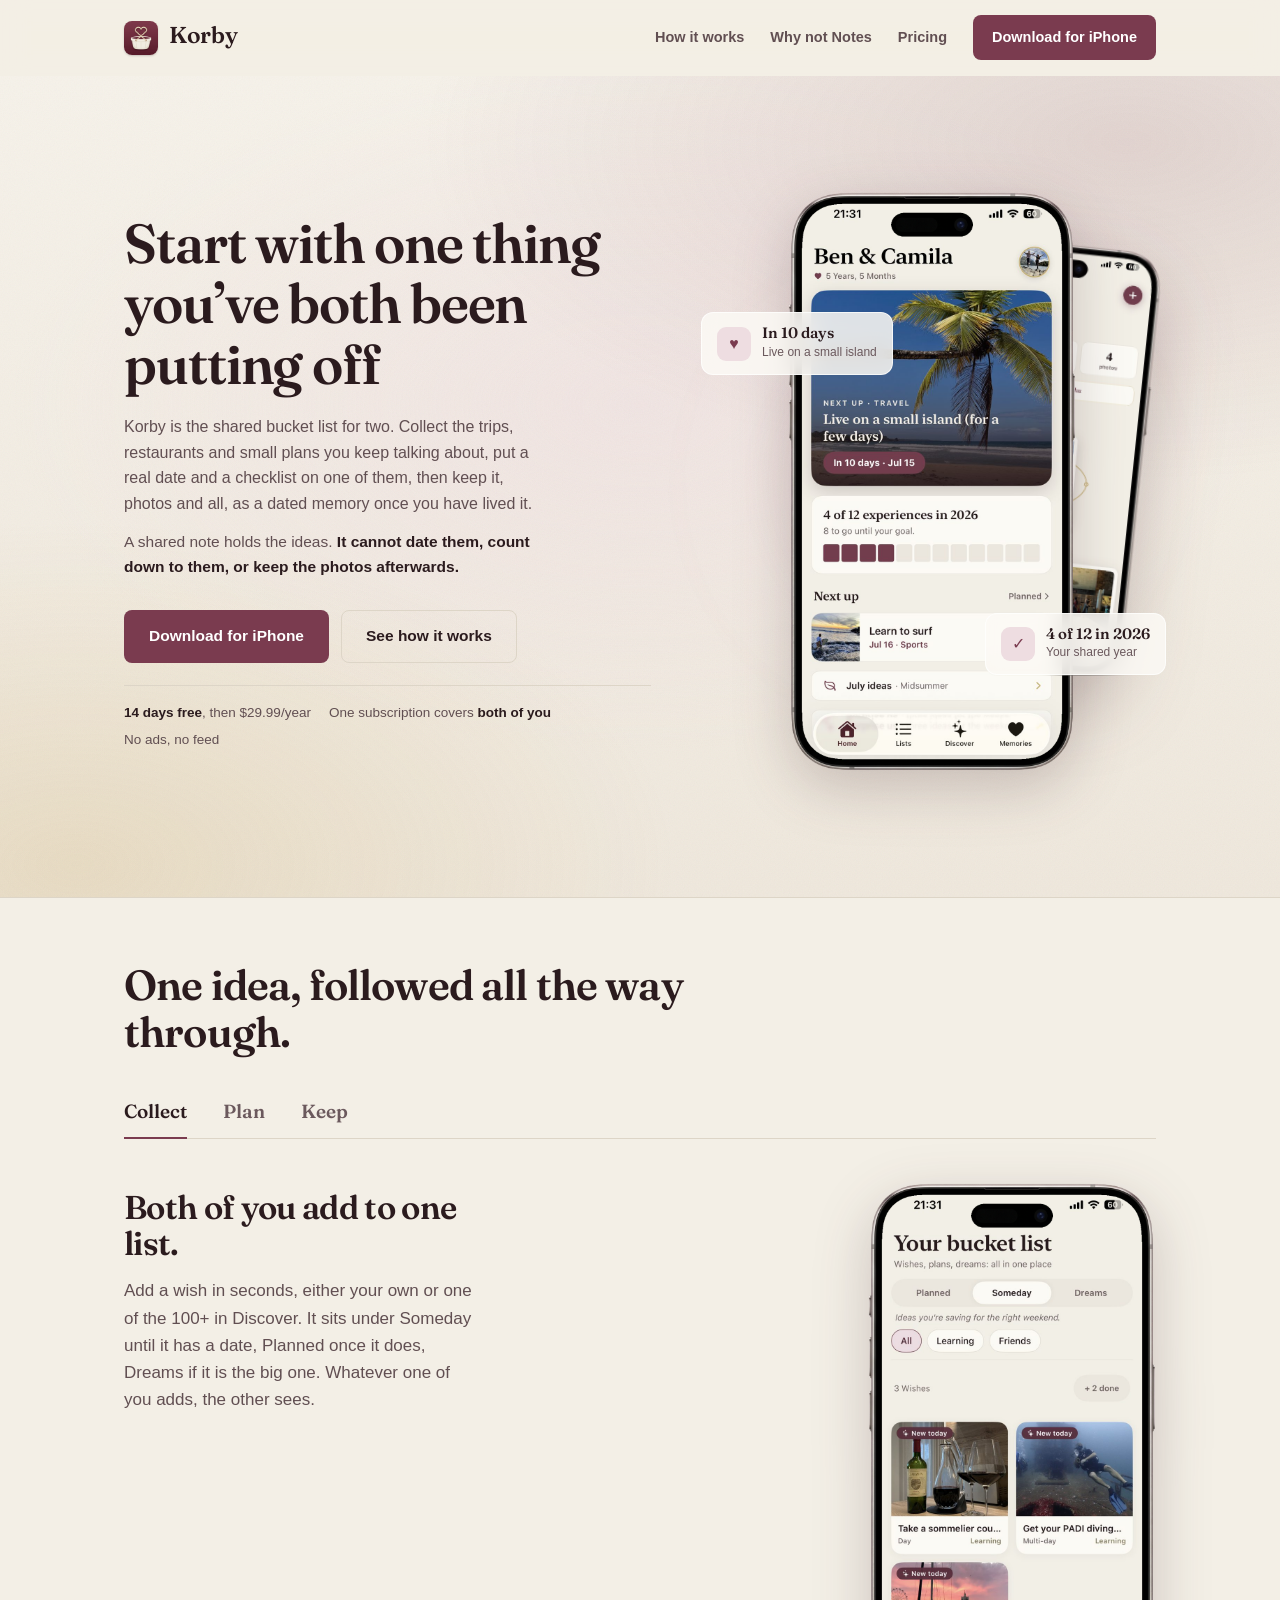
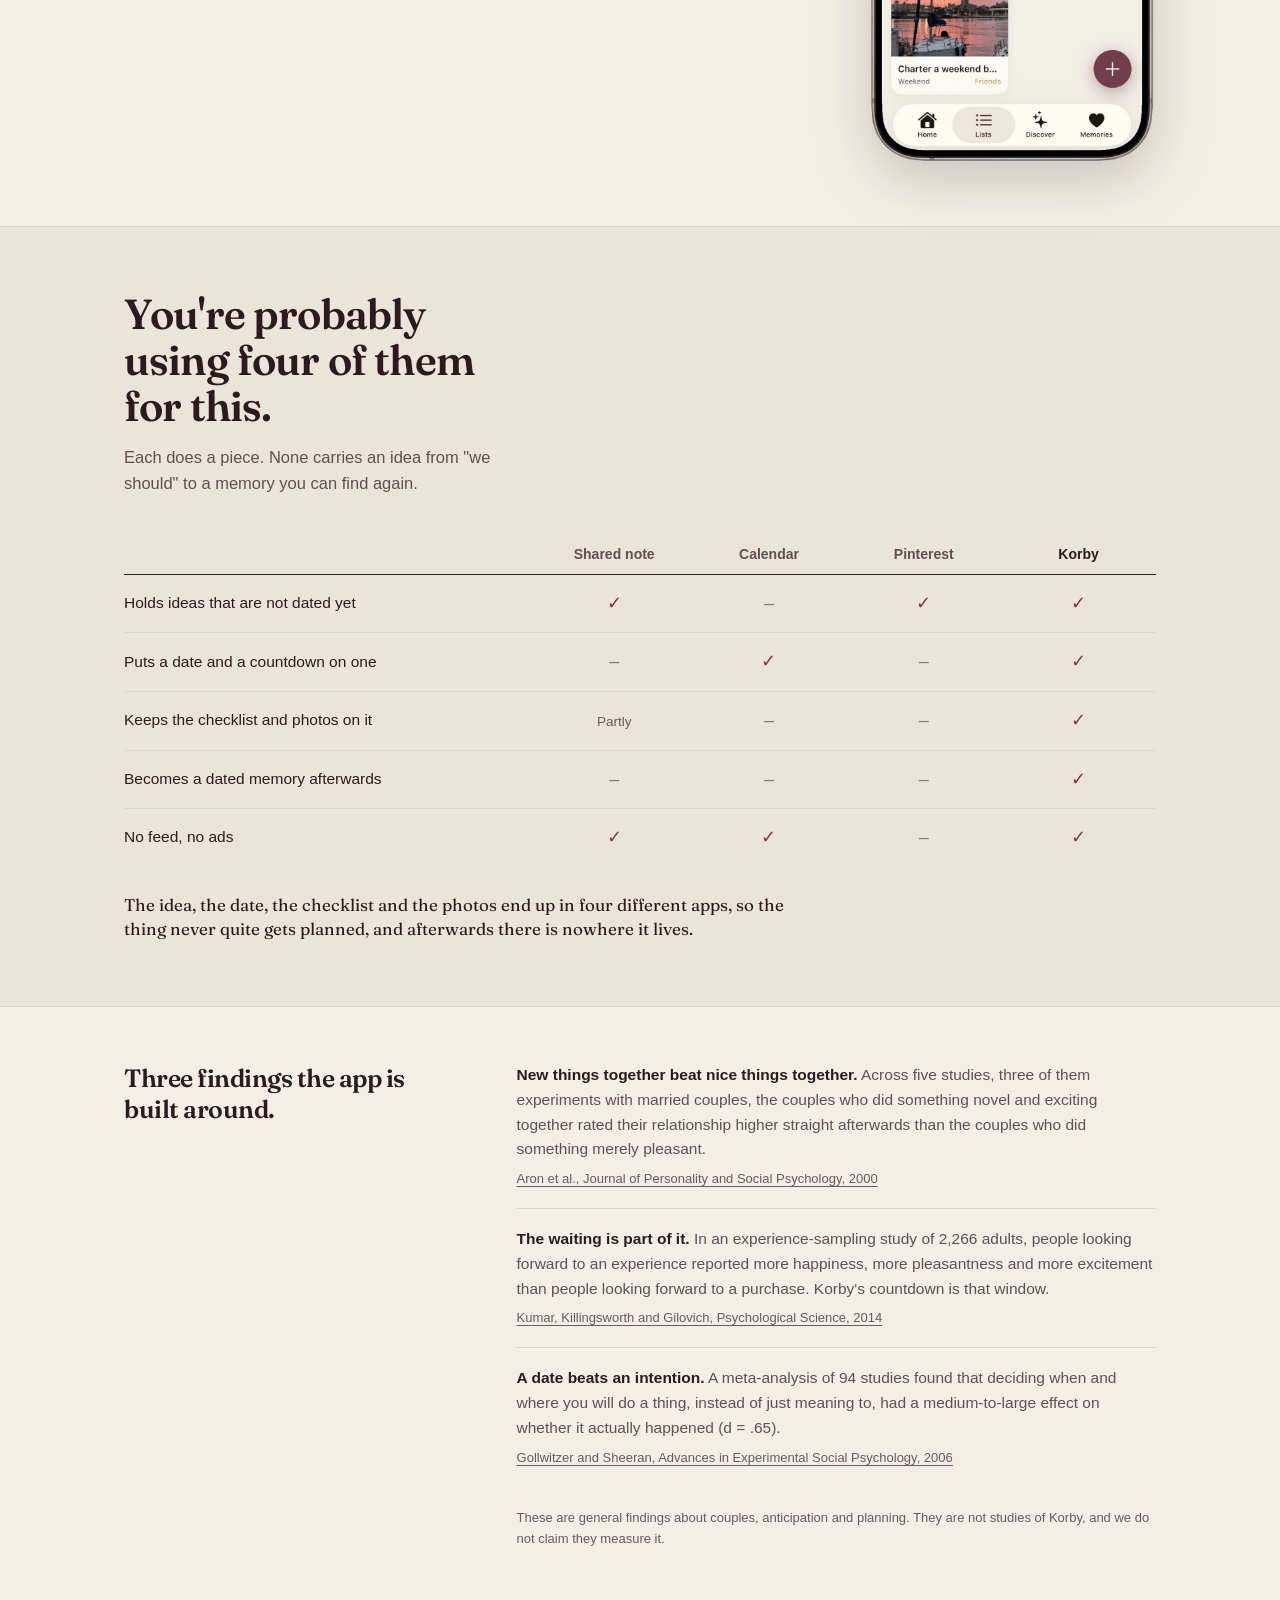
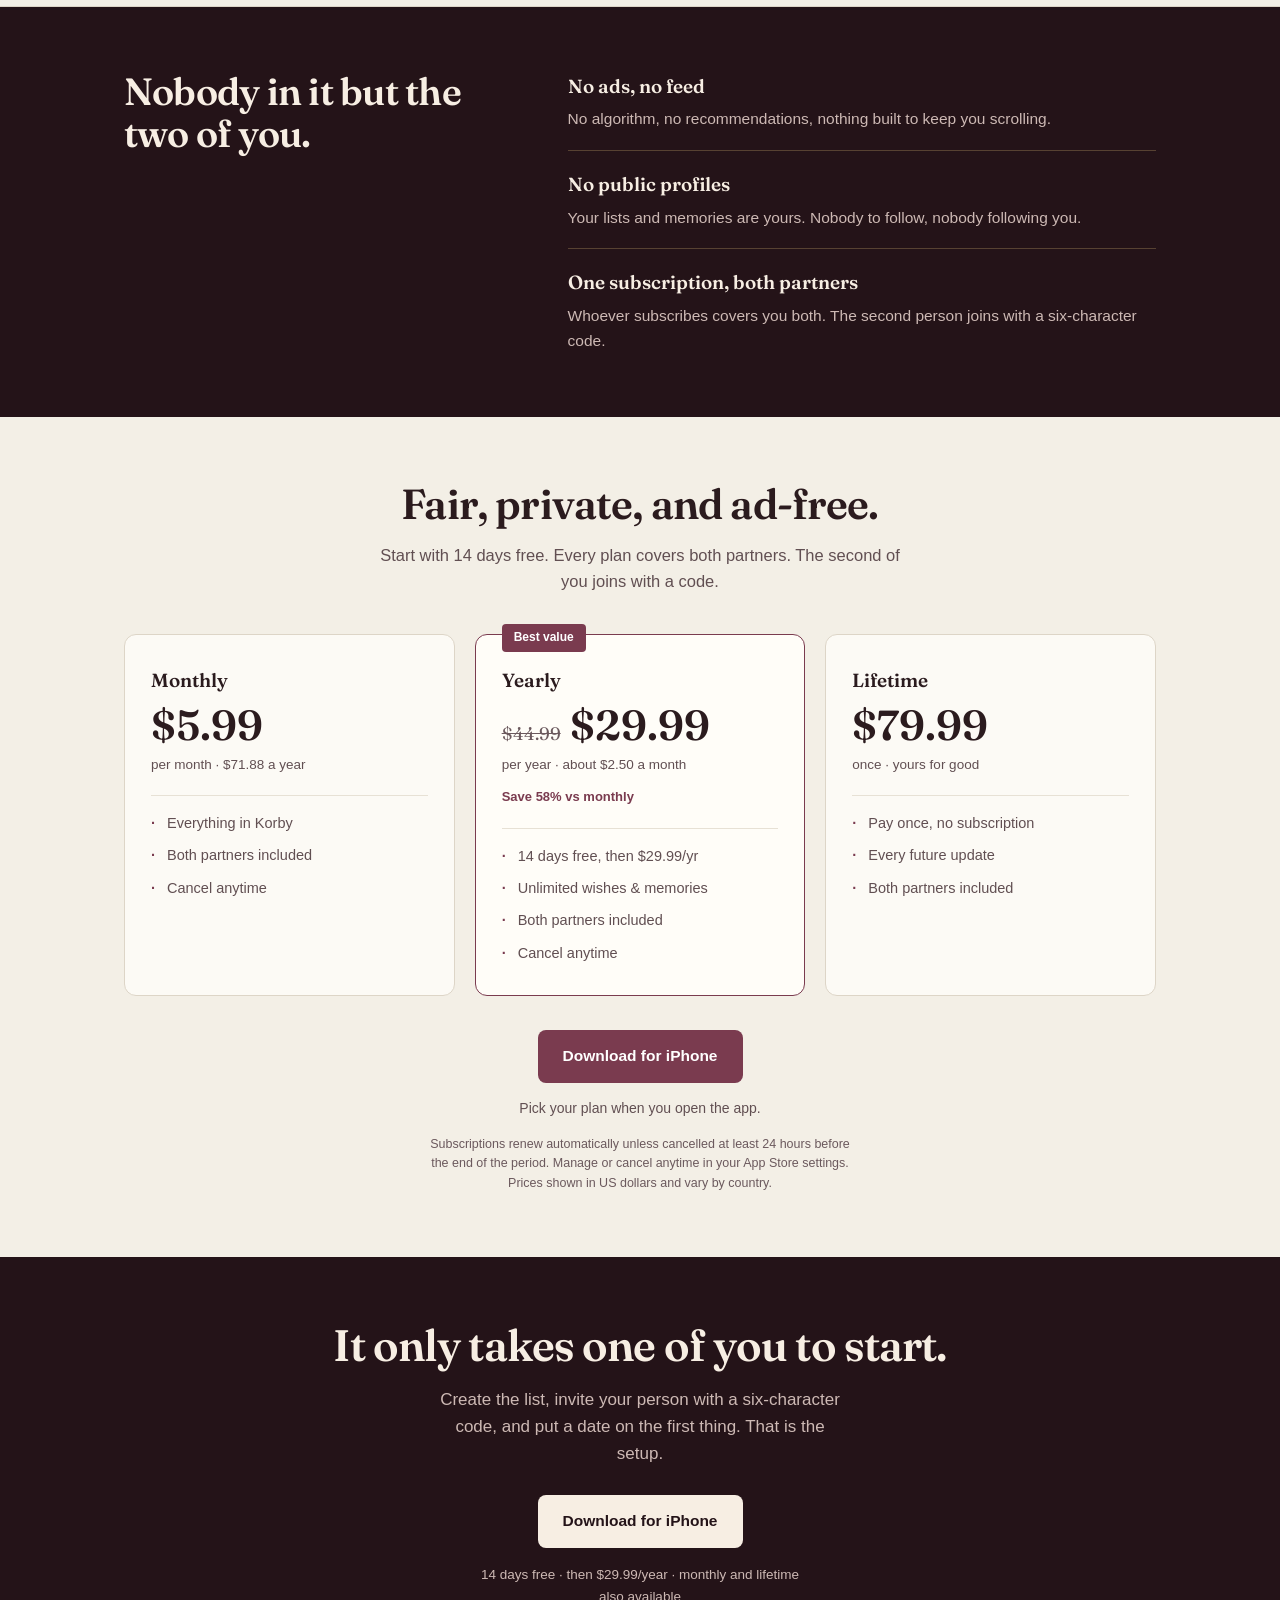
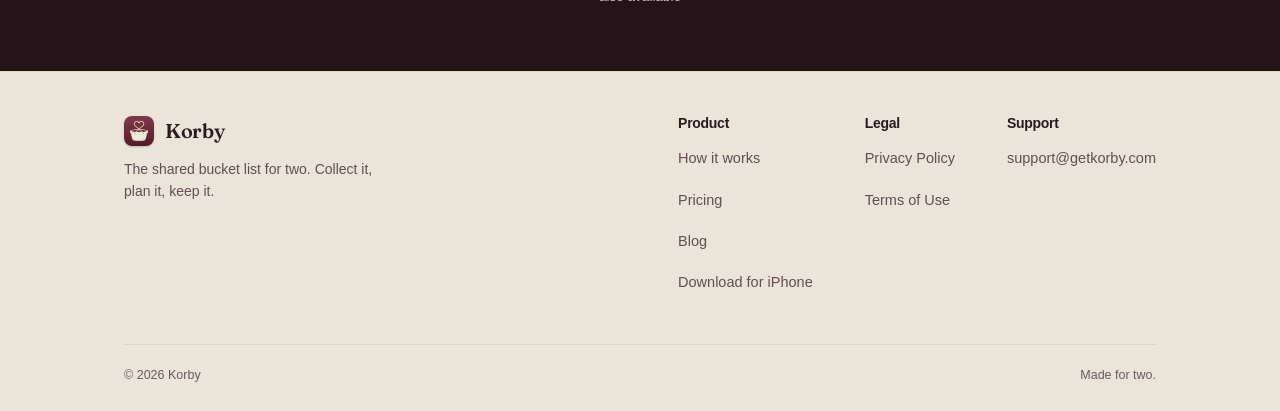
<file: index.html>
<!doctype html>
<html lang="en">
<head>
<meta charset="utf-8"/>
<meta name="viewport" content="width=device-width, initial-scale=1"/>
<title>Korby: The Shared Bucket List for Two</title>
<meta name="description" content="Korby is a private iPhone app for couples. Collect the things you both want to do, give one a date and a checklist, then keep it as a dated memory. Two phones, one list, no feed."/>
<meta property="og:title" content="Korby: The Shared Bucket List for Two"/>
<meta property="og:description" content="Start with one thing you've both been putting off. Korby is the shared bucket list for two: collect it, put a date on it, keep it as a memory."/>
<meta property="og:type" content="website"/>
<meta property="og:url" content="https://getkorby.com/"/>
<meta property="og:image" content="https://getkorby.com/korby-screens-overview.jpg"/>
<meta name="theme-color" content="#241318"/>
<link rel="canonical" href="https://getkorby.com/">
<link rel="icon" href="/favicon.ico" sizes="any">
<link rel="apple-touch-icon" href="/korby-icon-180.png">
<link rel="preconnect" href="https://fonts.googleapis.com">
<link rel="preconnect" href="https://fonts.gstatic.com" crossorigin>
<link href="https://fonts.googleapis.com/css2?family=Fraunces:opsz,wght@9..144,400;9..144,500;9..144,600;9..144,700&display=swap" rel="stylesheet">
<style>
  :root{
    --ivory:#F3EFE6; --oat:#EBE4D9; --surface:#FCFAF5;
    --ink:#2B1B1E; --inkSoft:#614F52; --inkFaint:#6B595D;
    --line:#DDD5C7; --lineSoft:#E7E1D5;
    --wine:#7A3B4F; --wineDeep:#5E2C3C; --roseWash:#EEDDE1;
    --espresso:#241318; --cream:#F7EEE3; --creamSoft:#CDB9B4;
    --gold:#B98F3E; --goldOnDark:#D9B978;
    --serif:'Fraunces',Georgia,'Times New Roman',serif;
    --sans:-apple-system,BlinkMacSystemFont,"Segoe UI",Roboto,Helvetica,Arial,sans-serif;
    --mono:ui-monospace,SFMono-Regular,"SF Mono",Menlo,Consolas,monospace;
  }
  *{box-sizing:border-box;margin:0;padding:0}
  html{scroll-behavior:smooth}
  body{font-family:var(--sans);color:var(--ink);background:var(--ivory);line-height:1.6;-webkit-font-smoothing:antialiased;overflow-x:hidden}
  .wrap{max-width:1080px;margin:0 auto;padding:0 24px}
  a{color:var(--wine)}
  h1,h2,h3{font-family:var(--serif);font-weight:600;color:var(--ink);letter-spacing:-0.02em;line-height:1.1;font-optical-sizing:auto}
  img{max-width:100%}

  /* One small-label style, sentence case. Brand names keep their own casing. */
  .label{font-size:13px;font-weight:600;letter-spacing:.01em;color:var(--wine)}
  .label.on-dark{color:var(--goldOnDark)}

  a:focus-visible,button:focus-visible,.btn:focus-visible{outline:2.5px solid var(--wine);outline-offset:3px;border-radius:4px}
  .on-dark a:focus-visible,.band a:focus-visible{outline-color:var(--goldOnDark)}
  .vh{position:absolute;width:1px;height:1px;overflow:hidden;clip:rect(0 0 0 0);clip-path:inset(50%);white-space:nowrap}
  .skip{position:absolute;left:-9999px;top:0;background:var(--wine);color:#fff;padding:12px 18px;z-index:100}
  .skip:focus{left:8px;top:8px}

  /* Buttons — deliberate rectangles, not pills */
  .btn{display:inline-flex;align-items:center;justify-content:center;gap:8px;min-height:48px;font-family:var(--sans);font-weight:600;font-size:15.5px;padding:13px 24px;border-radius:8px;border:1.5px solid transparent;text-decoration:none;transition:background .18s ease,border-color .18s ease,color .18s ease}
  .btn-primary{background:var(--wine);color:#fff}
  .btn-primary:hover{background:var(--wineDeep)}
  .btn-cream{background:var(--cream);color:var(--espresso)}
  .btn-cream:hover{background:#fff}
  .btn-quiet{color:var(--ink);border-color:var(--line);background:transparent}
  .btn-quiet:hover{border-color:var(--wine);color:var(--wine)}

  /* ---------- Header ---------- */
  header{position:sticky;top:0;z-index:50;background:rgba(243,239,230,.94);border-bottom:1px solid transparent;transition:border-color .25s}
  @supports (backdrop-filter:blur(12px)){header{background:rgba(243,239,230,.78);backdrop-filter:saturate(160%) blur(14px);-webkit-backdrop-filter:saturate(160%) blur(14px)}}
  header.scrolled{border-bottom-color:var(--line)}
  .nav{display:flex;align-items:center;justify-content:space-between;gap:20px;padding-top:14px;padding-bottom:14px}
  .lockup{display:flex;align-items:center;gap:11px;text-decoration:none}
  .lockup img{width:34px;height:34px;border-radius:8px;display:block;box-shadow:0 1px 2px rgba(43,27,30,.22)}
  .lockup .word{font-family:var(--serif);font-size:23px;font-weight:600;color:var(--ink);letter-spacing:-0.015em;line-height:1}
  .nav-links{display:flex;align-items:center;gap:26px}
  .nav-links a.navlink{font-size:14.5px;font-weight:600;color:var(--inkSoft);text-decoration:none;padding:12px 0;min-height:44px;display:inline-flex;align-items:center}
  .nav-links a.navlink:hover{color:var(--wine)}
  .nav .btn{min-height:44px;padding:10px 18px;font-size:14.5px}
  .mobile-nav{display:none}
  @media(max-width:820px){
    .nav-links a.navlink{display:none}
    .mobile-nav{display:flex;gap:24px;padding-bottom:6px;border-top:1px solid var(--lineSoft);padding-top:4px}
    .mobile-nav a{font-size:13px;font-weight:600;color:var(--inkSoft);text-decoration:none;min-height:40px;display:inline-flex;align-items:center}
    .mobile-nav a:hover{color:var(--wine)}
    header.scrolled .mobile-nav{display:none}
  }
  @media(max-width:400px){.nav .btn{padding:9px 14px;font-size:14px}.lockup .word{font-size:21px}}

  /* ---------- Phone figure ---------- */
  .phone{position:relative;width:100%;max-width:272px;aspect-ratio:900/1810;margin:0 auto;filter:drop-shadow(0 18px 28px rgba(60,30,40,.22))}
  .phone::after{content:"";position:absolute;inset:0;background:url("iphone-frame.png") center/100% 100% no-repeat;z-index:3;pointer-events:none}
  .phone .screen{position:absolute;left:3.95%;top:.95%;width:92.1%;height:98.1%;overflow:hidden;z-index:1;background:#F1EDE4;border-radius:12.5% / 6%}
  .phone .screen img{position:absolute;inset:0;width:100%;height:100%;object-fit:cover}
  figure.shot{margin:0}
  figure.shot figcaption{margin-top:14px;text-align:center}

  /* ---------- Hero ---------- */
  .hero{position:relative;overflow:hidden;border-bottom:1px solid var(--line);background:
      radial-gradient(120% 90% at 88% 8%, rgba(122,59,79,.16), transparent 46%),
      radial-gradient(90% 80% at 6% 96%, rgba(201,168,92,.20), transparent 52%),
      radial-gradient(70% 60% at 50% 40%, rgba(238,221,225,.55), transparent 70%),
      linear-gradient(180deg,#F6F2EA,#EFE8DD)}
  .hero::after{content:"";position:absolute;inset:0;pointer-events:none;opacity:.05;mix-blend-mode:multiply;background-image:url("data:image/svg+xml,%3Csvg xmlns='http://www.w3.org/2000/svg' width='160' height='160'%3E%3Cfilter id='n'%3E%3CfeTurbulence type='fractalNoise' baseFrequency='0.85' numOctaves='2'/%3E%3C/filter%3E%3Crect width='100%25' height='100%25' filter='url(%23n)'/%3E%3C/svg%3E")}
  .hero-grid{position:relative;z-index:2}

  /* Hero stage — two phones, drifting, with the live detail cards over them */
  .stage{position:relative;display:flex;align-items:center;justify-content:center;min-height:560px}
  .stage .orbit{position:absolute;width:430px;height:430px;border-radius:50%;background:radial-gradient(circle,rgba(122,59,79,.14),transparent 62%);filter:blur(6px)}
  .stage .orbit::before{content:"";position:absolute;inset:-40px;border-radius:50%;border:1px dashed rgba(122,59,79,.16)}
  .stage .phone{width:288px;max-width:288px;margin:0}
  .stage .phone.back{position:absolute;width:236px;max-width:236px;top:26px;right:0;transform:rotate(6deg) scale(.9);z-index:1;filter:drop-shadow(0 30px 40px rgba(60,30,40,.26)) saturate(.97);animation:floatBack 8.6s ease-in-out -2s infinite}
  .phone-wrap{position:relative;z-index:2}
  .float{animation:float 7s ease-in-out infinite}
  @keyframes float{0%,100%{transform:translateY(0)}50%{transform:translateY(-15px)}}
  @keyframes floatBack{0%,100%{transform:rotate(6deg) scale(.9) translateY(0)}50%{transform:rotate(6deg) scale(.9) translateY(-13px)}}
  .floatcard{position:absolute;z-index:4;background:rgba(252,250,245,.86);backdrop-filter:blur(10px);-webkit-backdrop-filter:blur(10px);border:1px solid rgba(255,255,255,.7);box-shadow:0 24px 50px -38px rgba(43,27,30,.55);border-radius:12px;padding:12px 15px;display:flex;align-items:center;gap:11px}
  .floatcard .ic{width:34px;height:34px;border-radius:9px;background:var(--roseWash);color:var(--wine);display:grid;place-items:center;flex:0 0 auto}
  .floatcard .h{font-family:var(--serif);font-weight:600;font-size:15px;line-height:1.1;color:var(--ink)}
  .floatcard .s{font-size:12px;color:var(--inkFaint);margin-top:1px}
  .floatcard.a{left:-6px;top:120px;animation:float 9s ease-in-out infinite}
  .floatcard.b{right:-10px;bottom:96px;animation:float 8s ease-in-out -1.5s infinite}
  .hero figcaption{position:relative;z-index:4}

  .hero-grid{display:grid;grid-template-columns:1.08fr .92fr;gap:56px;align-items:center;padding-top:52px;padding-bottom:62px}
  .hero h1{font-size:clamp(33px,4.6vw,55px);margin:0;max-width:17ch}
  .hero .lead{font-size:clamp(16px,1.25vw,18.5px);color:var(--inkSoft);max-width:48ch;margin:20px 0 0}
  .hero .against{margin-top:14px;font-size:15.5px;color:var(--inkSoft);max-width:48ch}
  .hero .against b{color:var(--ink);font-weight:600}
  .hero-cta{display:flex;gap:12px;flex-wrap:wrap;margin-top:30px}
  .facts{margin-top:22px;padding-top:16px;border-top:1px solid var(--line);display:flex;flex-wrap:wrap;gap:6px 18px}
  .facts li{list-style:none;font-size:13.5px;color:var(--inkSoft)}
  .facts li b{color:var(--ink);font-weight:600}
  @media(max-width:900px){
    .hero-grid{grid-template-columns:1fr;gap:26px;padding-top:26px;padding-bottom:34px;text-align:center}
    .hero h1,.hero .lead,.hero .against{margin-left:auto;margin-right:auto}
    .hero-cta{justify-content:center}
    .facts{justify-content:center}
    .hero .shot{order:-1}
    /* pin the stage to a fixed box once it centres, so the back phone and
       card B can't push past the viewport edge and get clipped */
    figure.shot.stage{min-height:0;max-width:430px;margin-left:auto;margin-right:auto}
    .phone{max-width:236px}
  }
  @media(max-width:600px){
    /* the cards clip off-screen at this width and the back phone crowds it — let the front phone stand alone */
    .floatcard{display:none}
    .stage .phone{width:230px;max-width:230px}
    .stage .phone.back{display:none}
    .stage .orbit{width:300px;height:300px}
  }

  /* ---------- Sections ---------- */
  section{padding:64px 0}
  @media(max-width:820px){section{padding:48px 0}}
  .sec-head{max-width:44ch}
  .sec-head h2,.sec-h2{font-size:clamp(27px,3.7vw,42px);max-width:24ch}
  .sec-head p{color:var(--inkSoft);font-size:16.5px;margin-top:14px}

  /* ---------- Journey ---------- */
  .tabs{display:none}
  html.js .tabs{display:flex;gap:0;margin-top:30px;border-bottom:1px solid var(--line)}
  .tab{appearance:none;background:none;border:none;border-bottom:2px solid transparent;margin-bottom:-1px;padding:14px 0;min-height:48px;cursor:pointer;font-family:var(--serif);font-size:19px;font-weight:600;color:var(--inkFaint);transition:color .2s ease,border-color .2s ease}
  .tab+.tab{margin-left:36px}
  .tab:hover{color:var(--ink)}
  .tab[aria-selected="true"]{color:var(--ink);border-bottom-color:var(--wine)}
  .tab:focus-visible{outline:2.5px solid var(--wine);outline-offset:2px;border-radius:3px}

  .slides{margin-top:44px}
  .slide{display:grid;grid-template-columns:1fr 288px;gap:72px;align-items:start}
  .slide[hidden]{display:none}
  /* no JS: the three panels stack, so they need separating */
  html:not(.js) .slide+.slide{margin-top:48px;padding-top:48px;border-top:1px solid var(--line)}
  .slide .copy{max-width:40ch;padding-top:6px}
  .slide h3{font-size:clamp(24px,3vw,33px)}
  .slide p{color:var(--inkSoft);font-size:17px;margin-top:16px}
  html.js .slide .copy,html.js .slide .shot{animation:fadein .3s ease both}
  @keyframes fadein{from{opacity:0}to{opacity:1}}
  @media(max-width:860px){
    .slide{grid-template-columns:1fr;gap:28px}
    .slide .shot{order:-1}
    .slide .copy{max-width:none}
    .slide .phone{width:100%;max-width:236px}
    .tab{font-size:17px}
    .tab+.tab{margin-left:24px}
  }
  @media(min-width:861px){.slide .shot .phone{width:288px;max-width:288px}}

  /* ---------- Evidence ---------- */
  .evidence{background:var(--ivory);border-bottom:1px solid var(--line);padding:56px 0}
  .ev-grid{display:grid;grid-template-columns:minmax(0,1fr) minmax(0,1.9fr);gap:56px;align-items:start}
  .evidence h2{font-size:clamp(20px,2.2vw,25px);line-height:1.25}
  .ev{padding:18px 0;border-top:1px solid var(--line)}
  .ev:first-child{padding-top:0;border-top:none}
  .ev p{font-size:15.5px;color:var(--inkSoft)}
  .ev p b{color:var(--ink);font-weight:600}
  .ev cite{display:block;margin-top:7px;font-style:normal;font-size:13px}
  .ev cite a{color:var(--inkFaint);text-decoration:underline;text-underline-offset:3px}
  .ev cite a:hover{color:var(--wine)}
  .ev-note{margin-top:22px;font-size:13px;color:var(--inkFaint)}
  @media(max-width:820px){.ev-grid{grid-template-columns:1fr;gap:22px}.evidence{padding:44px 0}}

  /* ---------- Comparison ---------- */
  .compare{background:var(--oat);border-top:1px solid var(--line);border-bottom:1px solid var(--line)}
  .tablewrap:focus-visible{outline:2.5px solid var(--wine);outline-offset:3px}
  .tablewrap{margin-top:34px;overflow-x:auto;-webkit-overflow-scrolling:touch}
  table{border-collapse:collapse;width:100%;table-layout:fixed}
  th,td{padding:16px 10px;text-align:center;border-bottom:1px solid var(--line);vertical-align:middle}
  thead th{font-size:14px;font-weight:600;color:var(--inkSoft);border-bottom:1.5px solid var(--ink);vertical-align:bottom;line-height:1.25;padding-bottom:10px}
  thead th.korby{color:var(--ink)}
  tbody th{font-weight:400;font-size:15.5px;color:var(--ink);text-align:left;padding-left:0;line-height:1.35}
  th:first-child{width:40%}
  tbody tr:last-child th,tbody tr:last-child td{border-bottom:none}
  .mark{font-size:18px;line-height:1;display:inline-block}
  .mark.y{color:var(--wine)}
  .mark.n{color:var(--inkFaint);opacity:.75}
  .part{font-size:13.5px;color:var(--inkFaint)}
  @media(max-width:640px){
    th,td{padding:13px 3px}
    tbody th{font-size:13.5px;padding-right:10px}
    thead th{font-size:12px}
    th:first-child{width:37%}
    .mark{font-size:16px}
    .part{font-size:12px}
  }
  @media(max-width:359px){thead th{font-size:11px;hyphens:auto;-webkit-hyphens:auto;overflow-wrap:break-word}th:first-child{width:32%}tbody th{font-size:12.5px}th,td{padding:11px 3px}}

  .compare .closer{margin-top:26px;font-size:17px;color:var(--ink);max-width:60ch;font-family:var(--serif);line-height:1.45}

  /* ---------- Dark band: privacy statement ---------- */
  .band{background:var(--espresso);color:var(--cream)}
  .band h2{color:var(--cream);font-size:clamp(26px,3.4vw,38px);max-width:16ch}
  .band-split{display:grid;grid-template-columns:minmax(0,1fr) minmax(0,1.55fr);gap:64px;align-items:start}
  .band dl{display:grid;gap:0}
  .band dt{font-family:var(--serif);font-size:19px;font-weight:600;color:var(--cream);padding-top:18px;border-top:1px solid rgba(217,185,120,.28)}
  .band dl>div:first-child dt{padding-top:0;border-top:none}
  .band dd{color:var(--creamSoft);font-size:15.5px;margin-top:6px;padding-bottom:18px}
  .band dl>div:last-child dd{padding-bottom:0}
  @media(max-width:820px){.band-split{grid-template-columns:1fr;gap:24px}.band h2{max-width:none}}

  /* ---------- Pricing ---------- */
  .pricing .sec-head{max-width:60ch;margin:0 auto;text-align:center}
  .price-grid{display:grid;grid-template-columns:repeat(3,1fr);gap:20px;align-items:stretch;margin-top:40px}
  .plan{background:var(--surface);border:1px solid var(--line);border-radius:12px;padding:30px 26px;display:flex;flex-direction:column}
  .plan.feat{border:1.5px solid var(--wine);position:relative;background:#FFFDF8}
  .plan .tag{position:absolute;top:-11px;left:26px;background:var(--wine);color:#fff;font-size:12px;font-weight:600;padding:4px 12px;border-radius:4px}
  .plan .name{font-family:var(--serif);font-size:19px;font-weight:600}
  .plan .amt{font-family:var(--serif);font-size:42px;font-weight:600;margin-top:8px;line-height:1}
  .plan .amt .was{font-size:18px;color:var(--inkFaint);text-decoration:line-through;margin-right:9px;font-weight:400}
  .plan .per{font-size:13.5px;color:var(--inkSoft);margin-top:8px}
  .plan .save{display:inline-block;margin-top:12px;font-size:13px;font-weight:600;color:var(--wine)}
  .plan ul{list-style:none;margin:20px 0 0;padding-top:16px;border-top:1px solid var(--lineSoft);display:grid;gap:9px}
  .plan li{position:relative;padding-left:16px;font-size:14.5px;color:var(--inkSoft)}
  .plan li::before{content:"\00B7";position:absolute;left:0;color:var(--wine);font-weight:700}
  .price-cta{margin-top:34px;text-align:center}
  .price-cta .choose{margin-top:14px;font-size:14px;color:var(--inkSoft)}
  .price-note{text-align:center;font-size:12.5px;color:var(--inkFaint);max-width:62ch;margin:16px auto 0;line-height:1.55}
  @media(max-width:860px){.price-grid{grid-template-columns:1fr;max-width:420px;margin-left:auto;margin-right:auto}.plan.feat{order:-1}}

  /* ---------- Closing ---------- */
  .closing{text-align:center;background:var(--espresso);color:var(--cream)}
  .closing h2{color:var(--cream);font-size:clamp(28px,4vw,44px);max-width:24ch;margin:0 auto}
  .closing p{color:var(--creamSoft);font-size:17px;margin:16px auto 0;max-width:44ch}
  .closing .btn{margin-top:28px}
  .closing .fineprint{margin-top:16px;font-size:13.5px;color:var(--creamSoft)}

  /* ---------- Footer ---------- */
  footer{background:var(--oat);border-top:1px solid var(--line);padding:44px 0 26px}
  .foot-grid{display:flex;flex-wrap:wrap;justify-content:space-between;gap:34px}
  .foot-brand{max-width:30ch}
  .foot-brand p{font-size:14px;color:var(--inkSoft);margin-top:12px}
  .foot-cols{display:flex;gap:52px;flex-wrap:wrap}
  .foot-col h3{font-family:var(--sans);font-size:14px;font-weight:600;color:var(--ink);margin-bottom:10px}
  .foot-col a{display:block;font-size:14.5px;color:var(--inkSoft);text-decoration:none;margin-bottom:6px;padding:6px 0;min-height:32px}
  .foot-col a:hover{color:var(--wine)}
  .foot-base{margin-top:38px;padding-top:20px;border-top:1px solid var(--line);font-size:12.5px;color:var(--inkFaint);display:flex;justify-content:space-between;flex-wrap:wrap;gap:10px}
  @media(max-width:600px){.foot-grid{flex-direction:column;gap:26px}.foot-cols{gap:36px}}

  @media(prefers-reduced-motion:reduce){
    html{scroll-behavior:auto}
    .float,.stage .phone.back,.floatcard{animation:none!important}
    html.js .slide .copy,html.js .slide .shot{animation:none!important}
    *{transition-duration:.01ms!important}
  }
</style>
</head>
<body>
<a class="skip" href="#main">Skip to content</a>

<header id="hdr">
  <div class="wrap">
    <div class="nav">
      <a class="lockup" href="/">
        <img src="korby-icon-180.png" width="34" height="34" alt="" decoding="async">
        <span><span class="word">Korby</span></span>
      </a>
      <nav class="nav-links" aria-label="Primary">
        <a class="navlink" href="#how">How it works</a>
        <a class="navlink" href="#why">Why not Notes</a>
        <a class="navlink" href="#pricing">Pricing</a>
        <a class="btn btn-primary" href="https://apps.apple.com/us/app/korby-couple-bucket-list/id6770281862">Download for iPhone</a>
      </nav>
    </div>
    <nav class="mobile-nav" aria-label="Secondary">
      <a href="#how">How it works</a>
      <a href="#why">Why not Notes</a>
      <a href="#pricing">Pricing</a>
    </nav>
  </div>
</header>

<main id="main">

<!-- HERO -->
<section class="hero">
  <div class="wrap hero-grid">
    <div class="hero-copy">
      <h1>Start with one thing you&rsquo;ve both been putting off</h1>
      <p class="lead">Korby is the shared bucket list for two. Collect the trips, restaurants and small plans you keep talking about, put a real date and a checklist on one of them, then keep it, photos and all, as a dated memory once you have lived it.</p>
      <p class="against">A shared note holds the ideas. <b>It cannot date them, count down to them, or keep the photos afterwards.</b></p>
      <div class="hero-cta">
        <a class="btn btn-primary" href="https://apps.apple.com/us/app/korby-couple-bucket-list/id6770281862">Download for iPhone</a>
        <a class="btn btn-quiet" href="#how">See how it works</a>
      </div>
      <ul class="facts">
        <li><b>14 days free</b>, then $29.99/year</li>
        <li>One subscription covers <b>both of you</b></li>
        <li>No ads, no feed</li>
      </ul>
    </div>

    <figure class="shot stage" id="stage">
      <span class="orbit" aria-hidden="true"></span>

      <div class="phone back" aria-hidden="true">
        <div class="screen"><img src="memories_1.jpg" width="236" height="474" alt="" loading="eager" decoding="async"></div>
      </div>

      <div class="phone-wrap float">
        <div class="phone" id="tilt">
          <div class="screen">
            <img src="home.jpg" width="288" height="579" alt="Korby home screen: a couple's shared next experience, 'Live on a small island', due in 10 days, above a bar showing 4 of 12 experiences completed in 2026" loading="eager" fetchpriority="high" decoding="async">
          </div>
        </div>
      </div>

      <div class="floatcard a" aria-hidden="true">
        <span class="ic">&#9829;</span>
        <div><div class="h">In 10 days</div><div class="s">Live on a small island</div></div>
      </div>
      <div class="floatcard b" aria-hidden="true">
        <span class="ic">&#10003;</span>
        <div><div class="h">4 of 12 in 2026</div><div class="s">Your shared year</div></div>
      </div>
    </figure>
  </div>
</section>

<!-- PRODUCT STORY -->
<section id="how">
  <div class="wrap">
    <h2 class="sec-h2">One idea, followed all the way through.</h2>

    <div class="tabs" role="tablist" aria-label="How Korby works">
      <button class="tab" role="tab" id="tab-0" aria-controls="panel-0" aria-selected="true" tabindex="0" type="button">Collect</button>
      <button class="tab" role="tab" id="tab-1" aria-controls="panel-1" aria-selected="false" tabindex="-1" type="button">Plan</button>
      <button class="tab" role="tab" id="tab-2" aria-controls="panel-2" aria-selected="false" tabindex="-1" type="button">Keep</button>
    </div>

    <div class="slides" id="slides">
      <div class="slide" role="tabpanel" id="panel-0" aria-labelledby="tab-0" tabindex="0">
        <div class="copy">
          <h3>Both of you add to one list.</h3>
          <p>Add a wish in seconds, either your own or one of the 100+ in Discover. It sits under Someday until it has a date, Planned once it does, Dreams if it is the big one. Whatever one of you adds, the other sees.</p>
        </div>
        <figure class="shot">
          <div class="phone"><div class="screen"><img src="someday.jpg" width="288" height="579" alt="The Someday list in Korby showing three saved wishes: a sommelier course, a PADI diving certificate, and chartering a weekend boat" loading="lazy" decoding="async"></div></div>
        </figure>
      </div>

      <div class="slide" role="tabpanel" id="panel-1" aria-labelledby="tab-1" tabindex="0">
        <div class="copy">
          <h3>Give it a date and it starts counting down.</h3>
          <p>Set the days, add the photo that made you want it, and work a shared checklist: book the boat, make the reservation, buy the sunscreen. It moves to Planned and shows on both home screens as what is next.</p>
        </div>
        <figure class="shot">
          <div class="phone"><div class="screen"><img src="item_detail_checklist.jpg" width="288" height="579" alt="A Korby wish detail screen: 'Live on a small island', tagged Travel and Multi-day, with a three-item shared checklist and the planned dates Jul 15 to Jul 22 2026" loading="lazy" decoding="async"></div></div>
        </figure>
      </div>

      <div class="slide" role="tabpanel" id="panel-2" aria-labelledby="tab-2" tabindex="0">
        <div class="copy">
          <h3>Done does not mean gone.</h3>
          <p>Mark it done and it drops onto a shared timeline with its date, its photos and a word for how it felt. The year adds up against a goal you set together. No streaks, no score, nobody watching.</p>
        </div>
        <figure class="shot">
          <div class="phone"><div class="screen"><img src="memories_1.jpg" width="288" height="579" alt="The Korby memories timeline for 2026, showing four moments including a Machu Picchu trip dated April 7 2026" loading="lazy" decoding="async"></div></div>
        </figure>
      </div>
    </div>
  </div>
</section>

<!-- DIFFERENTIATION -->
<section class="compare" id="why">
  <div class="wrap">
    <div class="sec-head">
      <h2>You're probably using four of them for this.</h2>
      <p>Each does a piece. None carries an idea from "we should" to a memory you can find again.</p>
    </div>

    <div class="tablewrap">
      <table>
        <thead>
          <tr>
            <th scope="col"><span class="vh">Capability</span></th>
            <th scope="col">Shared note</th>
            <th scope="col">Calendar</th>
            <th scope="col">Pinterest</th>
            <th scope="col" class="korby">Korby</th>
          </tr>
        </thead>
        <tbody>
          <tr>
            <th scope="row">Holds ideas that are not dated yet</th>
            <td><span class="mark y" aria-hidden="true">&#10003;</span><span class="vh">Yes</span></td>
            <td><span class="mark n" aria-hidden="true">&#8211;</span><span class="vh">No</span></td>
            <td><span class="mark y" aria-hidden="true">&#10003;</span><span class="vh">Yes</span></td>
            <td class="korby"><span class="mark y" aria-hidden="true">&#10003;</span><span class="vh">Yes</span></td>
          </tr>
          <tr>
            <th scope="row">Puts a date and a countdown on one</th>
            <td><span class="mark n" aria-hidden="true">&#8211;</span><span class="vh">No</span></td>
            <td><span class="mark y" aria-hidden="true">&#10003;</span><span class="vh">Yes</span></td>
            <td><span class="mark n" aria-hidden="true">&#8211;</span><span class="vh">No</span></td>
            <td class="korby"><span class="mark y" aria-hidden="true">&#10003;</span><span class="vh">Yes</span></td>
          </tr>
          <tr>
            <th scope="row">Keeps the checklist and photos on it</th>
            <td><span class="part">Partly</span></td>
            <td><span class="mark n" aria-hidden="true">&#8211;</span><span class="vh">No</span></td>
            <td><span class="mark n" aria-hidden="true">&#8211;</span><span class="vh">No</span></td>
            <td class="korby"><span class="mark y" aria-hidden="true">&#10003;</span><span class="vh">Yes</span></td>
          </tr>
          <tr>
            <th scope="row">Becomes a dated memory afterwards</th>
            <td><span class="mark n" aria-hidden="true">&#8211;</span><span class="vh">No</span></td>
            <td><span class="mark n" aria-hidden="true">&#8211;</span><span class="vh">No</span></td>
            <td><span class="mark n" aria-hidden="true">&#8211;</span><span class="vh">No</span></td>
            <td class="korby"><span class="mark y" aria-hidden="true">&#10003;</span><span class="vh">Yes</span></td>
          </tr>
          <tr>
            <th scope="row">No feed, no ads</th>
            <td><span class="mark y" aria-hidden="true">&#10003;</span><span class="vh">Yes</span></td>
            <td><span class="mark y" aria-hidden="true">&#10003;</span><span class="vh">Yes</span></td>
            <td><span class="mark n" aria-hidden="true">&#8211;</span><span class="vh">No</span></td>
            <td class="korby"><span class="mark y" aria-hidden="true">&#10003;</span><span class="vh">Yes</span></td>
          </tr>
        </tbody>
      </table>
    </div>

    <p class="closer">The idea, the date, the checklist and the photos end up in four different apps, so the thing never quite gets planned, and afterwards there is nowhere it lives.</p>
  </div>
</section>

<!-- EVIDENCE -->
<section class="evidence">
  <div class="wrap ev-grid">
    <h2>Three findings the app is built around.</h2>
    <div>
      <div class="ev">
        <p><b>New things together beat nice things together.</b> Across five studies, three of them experiments with married couples, the couples who did something novel and exciting together rated their relationship higher straight afterwards than the couples who did something merely pleasant.</p>
        <cite><a href="https://files.blogs.baruch.cuny.edu/wp-content/blogs.dir/7309/files/2019/11/Aron_Norman_Aron_McKenna_Heyman_2000.pdf" rel="noopener">Aron et al., Journal of Personality and Social Psychology, 2000</a></cite>
      </div>
      <div class="ev">
        <p><b>The waiting is part of it.</b> In an experience-sampling study of 2,266 adults, people looking forward to an experience reported more happiness, more pleasantness and more excitement than people looking forward to a purchase. Korby's countdown is that window.</p>
        <cite><a href="https://journals.sagepub.com/doi/abs/10.1177/0956797614546556" rel="noopener">Kumar, Killingsworth and Gilovich, Psychological Science, 2014</a></cite>
      </div>
      <div class="ev">
        <p><b>A date beats an intention.</b> A meta-analysis of 94 studies found that deciding when and where you will do a thing, instead of just meaning to, had a medium-to-large effect on whether it actually happened (d&nbsp;=&nbsp;.65).</p>
        <cite><a href="https://cancercontrol.cancer.gov/sites/default/files/2020-06/goal_intent_attain.pdf" rel="noopener">Gollwitzer and Sheeran, Advances in Experimental Social Psychology, 2006</a></cite>
      </div>
      <p class="ev-note">These are general findings about couples, anticipation and planning. They are not studies of Korby, and we do not claim they measure it.</p>
    </div>
  </div>
</section>

<!-- PRIVACY -->
<section class="band">
  <div class="wrap band-split">
    <h2>Nobody in it but the two of you.</h2>
    <dl>
      <div>
        <dt>No ads, no feed</dt>
        <dd>No algorithm, no recommendations, nothing built to keep you scrolling.</dd>
      </div>
      <div>
        <dt>No public profiles</dt>
        <dd>Your lists and memories are yours. Nobody to follow, nobody following you.</dd>
      </div>
      <div>
        <dt>One subscription, both partners</dt>
        <dd>Whoever subscribes covers you both. The second person joins with a six-character code.</dd>
      </div>
    </dl>
  </div>
</section>

<!-- PRICING -->
<section class="pricing" id="pricing">
  <div class="wrap">
    <div class="sec-head">
      <h2>Fair, private, and ad-free.</h2>
      <p>Start with 14 days free. Every plan covers both partners. The second of you joins with a code.</p>
    </div>

    <div class="price-grid">
      <div class="plan">
        <div class="name">Monthly</div>
        <div class="amt">$5.99</div>
        <div class="per">per month · $71.88 a year</div>
        <ul><li>Everything in Korby</li><li>Both partners included</li><li>Cancel anytime</li></ul>
      </div>
      <div class="plan feat">
        <div class="tag">Best value</div>
        <div class="name">Yearly</div>
        <div class="amt"><span class="was">$44.99</span>$29.99</div>
        <div class="per">per year · about $2.50 a month</div>
        <span class="save">Save 58% vs monthly</span>
        <ul><li>14 days free, then $29.99/yr</li><li>Unlimited wishes &amp; memories</li><li>Both partners included</li><li>Cancel anytime</li></ul>
      </div>
      <div class="plan">
        <div class="name">Lifetime</div>
        <div class="amt">$79.99</div>
        <div class="per">once · yours for good</div>
        <ul><li>Pay once, no subscription</li><li>Every future update</li><li>Both partners included</li></ul>
      </div>
    </div>

    <div class="price-cta">
      <a class="btn btn-primary" href="https://apps.apple.com/us/app/korby-couple-bucket-list/id6770281862">Download for iPhone</a>
      <p class="choose">Pick your plan when you open the app.</p>
    </div>
    <p class="price-note">Subscriptions renew automatically unless cancelled at least 24 hours before the end of the period. Manage or cancel anytime in your App Store settings. Prices shown in US dollars and vary by country.</p>
  </div>
</section>

<!-- CLOSING -->
<section class="closing band">
  <div class="wrap">
    <h2>It only takes one of you to start.</h2>
    <p>Create the list, invite your person with a six-character code, and put a date on the first thing. That is the setup.</p>
    <a class="btn btn-cream" href="https://apps.apple.com/us/app/korby-couple-bucket-list/id6770281862">Download for iPhone</a>
    <p class="fineprint">14 days free · then $29.99/year · monthly and lifetime also available</p>
  </div>
</section>

</main>

<footer>
  <div class="wrap">
    <div class="foot-grid">
      <div class="foot-brand">
        <div class="lockup">
          <img src="korby-icon-180.png" width="30" height="30" alt="" decoding="async" style="width:30px;height:30px">
          <span class="word" style="font-size:20px">Korby</span>
        </div>
        <p>The shared bucket list for two. Collect it, plan it, keep it.</p>
      </div>
      <div class="foot-cols">
        <div class="foot-col">
          <h3>Product</h3>
          <a href="#how">How it works</a>
          <a href="#pricing">Pricing</a>
          <a href="/blog/">Blog</a>
          <a href="https://apps.apple.com/us/app/korby-couple-bucket-list/id6770281862">Download for iPhone</a>
        </div>
        <div class="foot-col">
          <h3>Legal</h3>
          <a href="/privacy.html">Privacy Policy</a>
          <a href="/terms.html">Terms of Use</a>
        </div>
        <div class="foot-col">
          <h3>Support</h3>
          <a href="mailto:support@getkorby.com">support@getkorby.com</a>
        </div>
      </div>
    </div>
    <div class="foot-base">
      <span>&copy; <span id="y">2026</span> Korby</span>
      <span>Made for two.</span>
    </div>
  </div>
</footer>

<script>
  document.documentElement.classList.add('js');
  var y=document.getElementById('y'); if(y) y.textContent=new Date().getFullYear();

  var hdr=document.getElementById('hdr');
  if(hdr){
    var onScroll=function(){hdr.classList.toggle('scrolled',(window.pageYOffset||document.documentElement.scrollTop)>6);};
    window.addEventListener('scroll',onScroll,{passive:true}); onScroll();
  }

  // Journey slideshow. Markup renders all three panels; JS turns them into tabs.
  // Without JS every panel stays on the page, stacked, exactly as before.
  var tabs=[].slice.call(document.querySelectorAll('.tab'));
  var panels=[].slice.call(document.querySelectorAll('.slides .slide'));
  var dots=[];
  if(tabs.length && tabs.length===panels.length){
    var cur=0;
    var select=function(i,focus){
      i=(i+panels.length)%panels.length;
      cur=i;
      tabs.forEach(function(t,n){
        t.setAttribute('aria-selected', n===i?'true':'false');
        t.tabIndex = n===i?0:-1;
      });
      panels.forEach(function(pnl,n){
        if(n===i){ pnl.removeAttribute('hidden'); reflow(pnl); }
        else pnl.setAttribute('hidden','');
      });
      dots.forEach(function(d,n){ d.setAttribute('aria-current', n===i?'true':'false'); });
      if(focus) tabs[i].focus();
    };
    // restart the entrance animation on each change
    var reflow=function(pnl){
      var kids=pnl.querySelectorAll('.copy,.shot');
      [].forEach.call(kids,function(k){ k.style.animation='none'; void k.offsetWidth; k.style.animation=''; });
    };
    tabs.forEach(function(t,n){
      t.addEventListener('click',function(){ select(n); });
      t.addEventListener('keydown',function(e){
        var k=e.key;
        if(k==='ArrowRight'||k==='ArrowDown'){ e.preventDefault(); select(cur+1,true); }
        else if(k==='ArrowLeft'||k==='ArrowUp'){ e.preventDefault(); select(cur-1,true); }
        else if(k==='Home'){ e.preventDefault(); select(0,true); }
        else if(k==='End'){ e.preventDefault(); select(panels.length-1,true); }
      });
    });
    dots.forEach(function(d,n){ d.addEventListener('click',function(){ select(n); }); });

    // horizontal swipe, but never steal a vertical scroll
    var sx=0, sy=0, tracking=false, slides=document.getElementById('slides');
    if(slides){
      slides.addEventListener('touchstart',function(e){
        if(e.touches.length!==1) return;
        sx=e.touches[0].clientX; sy=e.touches[0].clientY; tracking=true;
      },{passive:true});
      slides.addEventListener('touchend',function(e){
        if(!tracking) return; tracking=false;
        var t=e.changedTouches[0], dx=t.clientX-sx, dy=t.clientY-sy;
        if(Math.abs(dx)>45 && Math.abs(dx)>Math.abs(dy)*1.5) select(cur + (dx<0?1:-1));
      },{passive:true});
    }
    select(0);
  }

  // Hero: pointer tilt on the phone and the two detail cards (desktop, motion allowed)
  var stage=document.getElementById('stage'), front=document.getElementById('tilt'),
      cardA=document.querySelector('.floatcard.a'), cardB=document.querySelector('.floatcard.b');
  if(stage && window.matchMedia('(min-width:981px)').matches && !window.matchMedia('(prefers-reduced-motion:reduce)').matches){
    stage.addEventListener('pointermove',function(ev){
      var r=stage.getBoundingClientRect();
      var dx=(ev.clientX-(r.left+r.width/2))/r.width;
      var dy=(ev.clientY-(r.top+r.height/2))/r.height;
      if(front) front.style.transform='translate('+(dx*14)+'px,'+(dy*12)+'px) rotate('+(dx*1.6)+'deg)';
      if(cardA) cardA.style.transform='translate('+(dx*26)+'px,'+(dy*22)+'px)';
      if(cardB) cardB.style.transform='translate('+(dx*30)+'px,'+(dy*26)+'px)';
    });
    stage.addEventListener('pointerleave',function(){
      if(front) front.style.transform='';
      if(cardA) cardA.style.transform='';
      if(cardB) cardB.style.transform='';
    });
  }
</script>
</body>
</html>
</file>
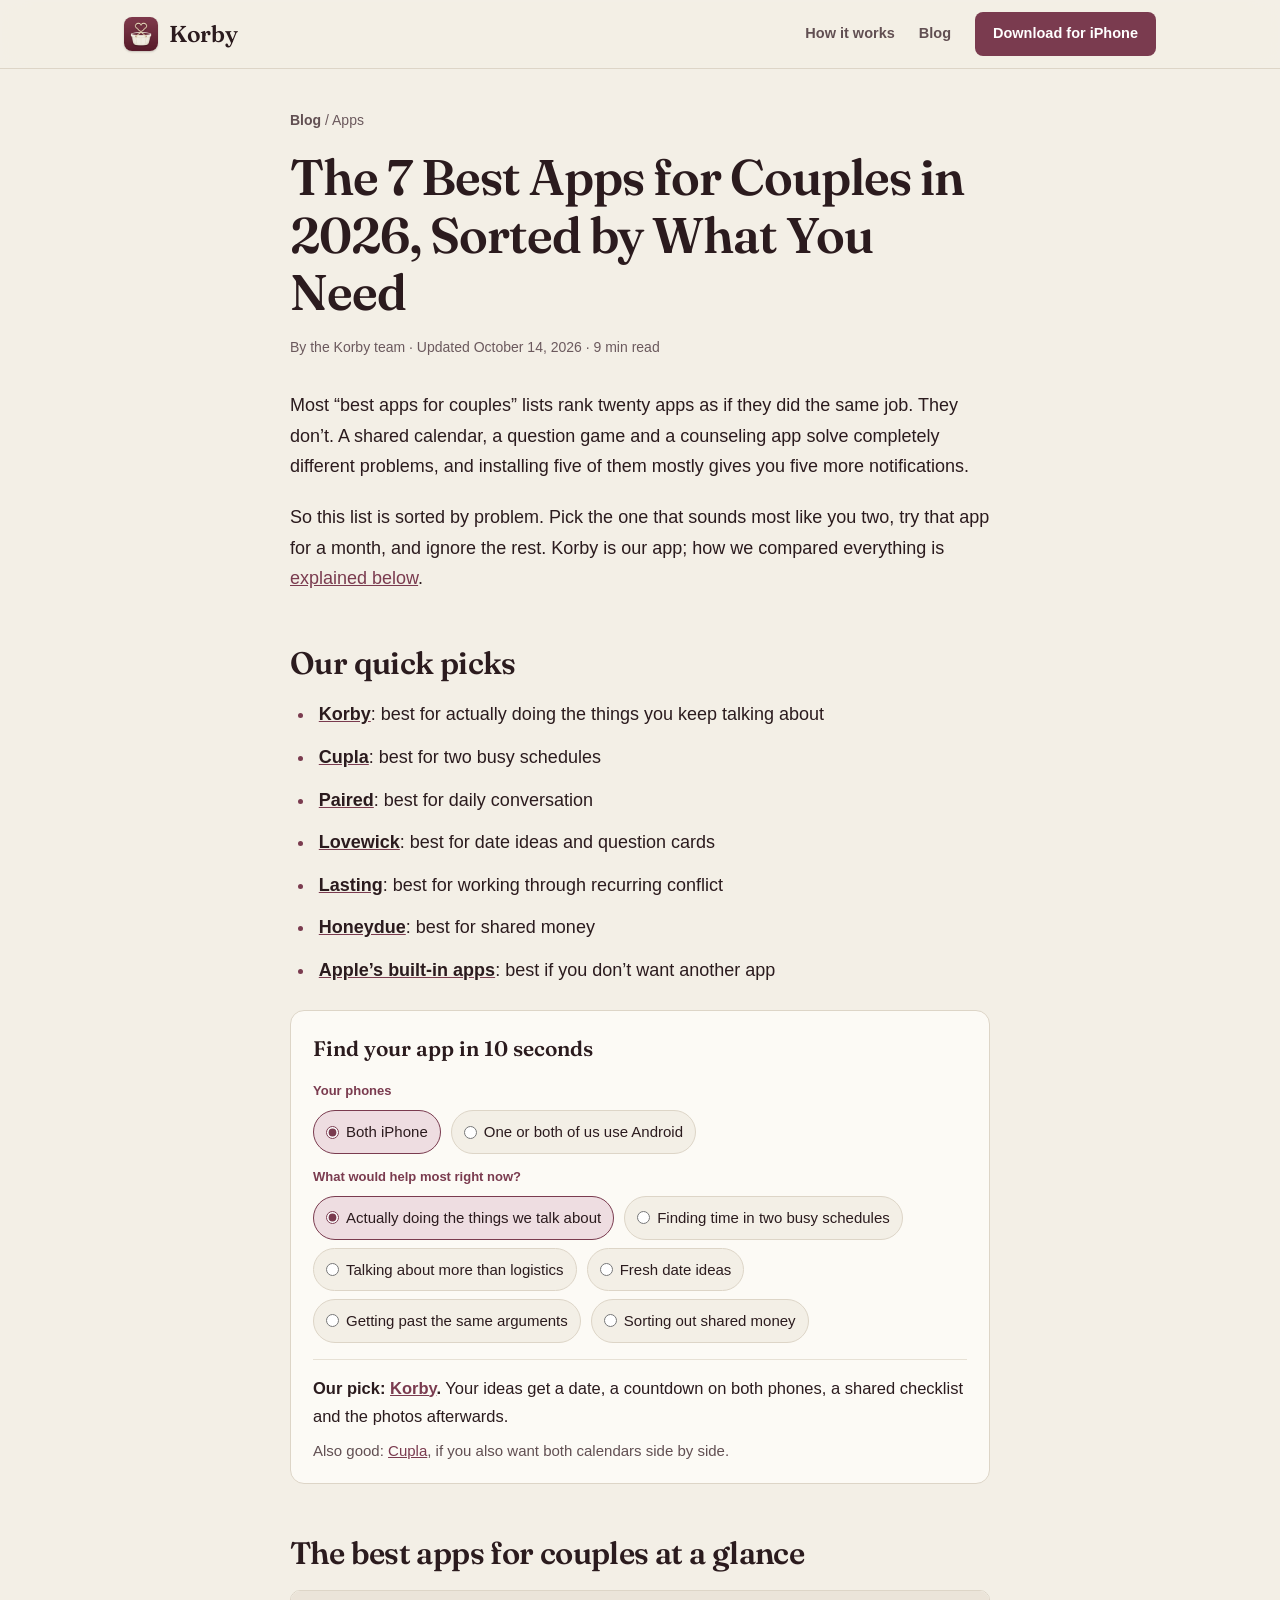
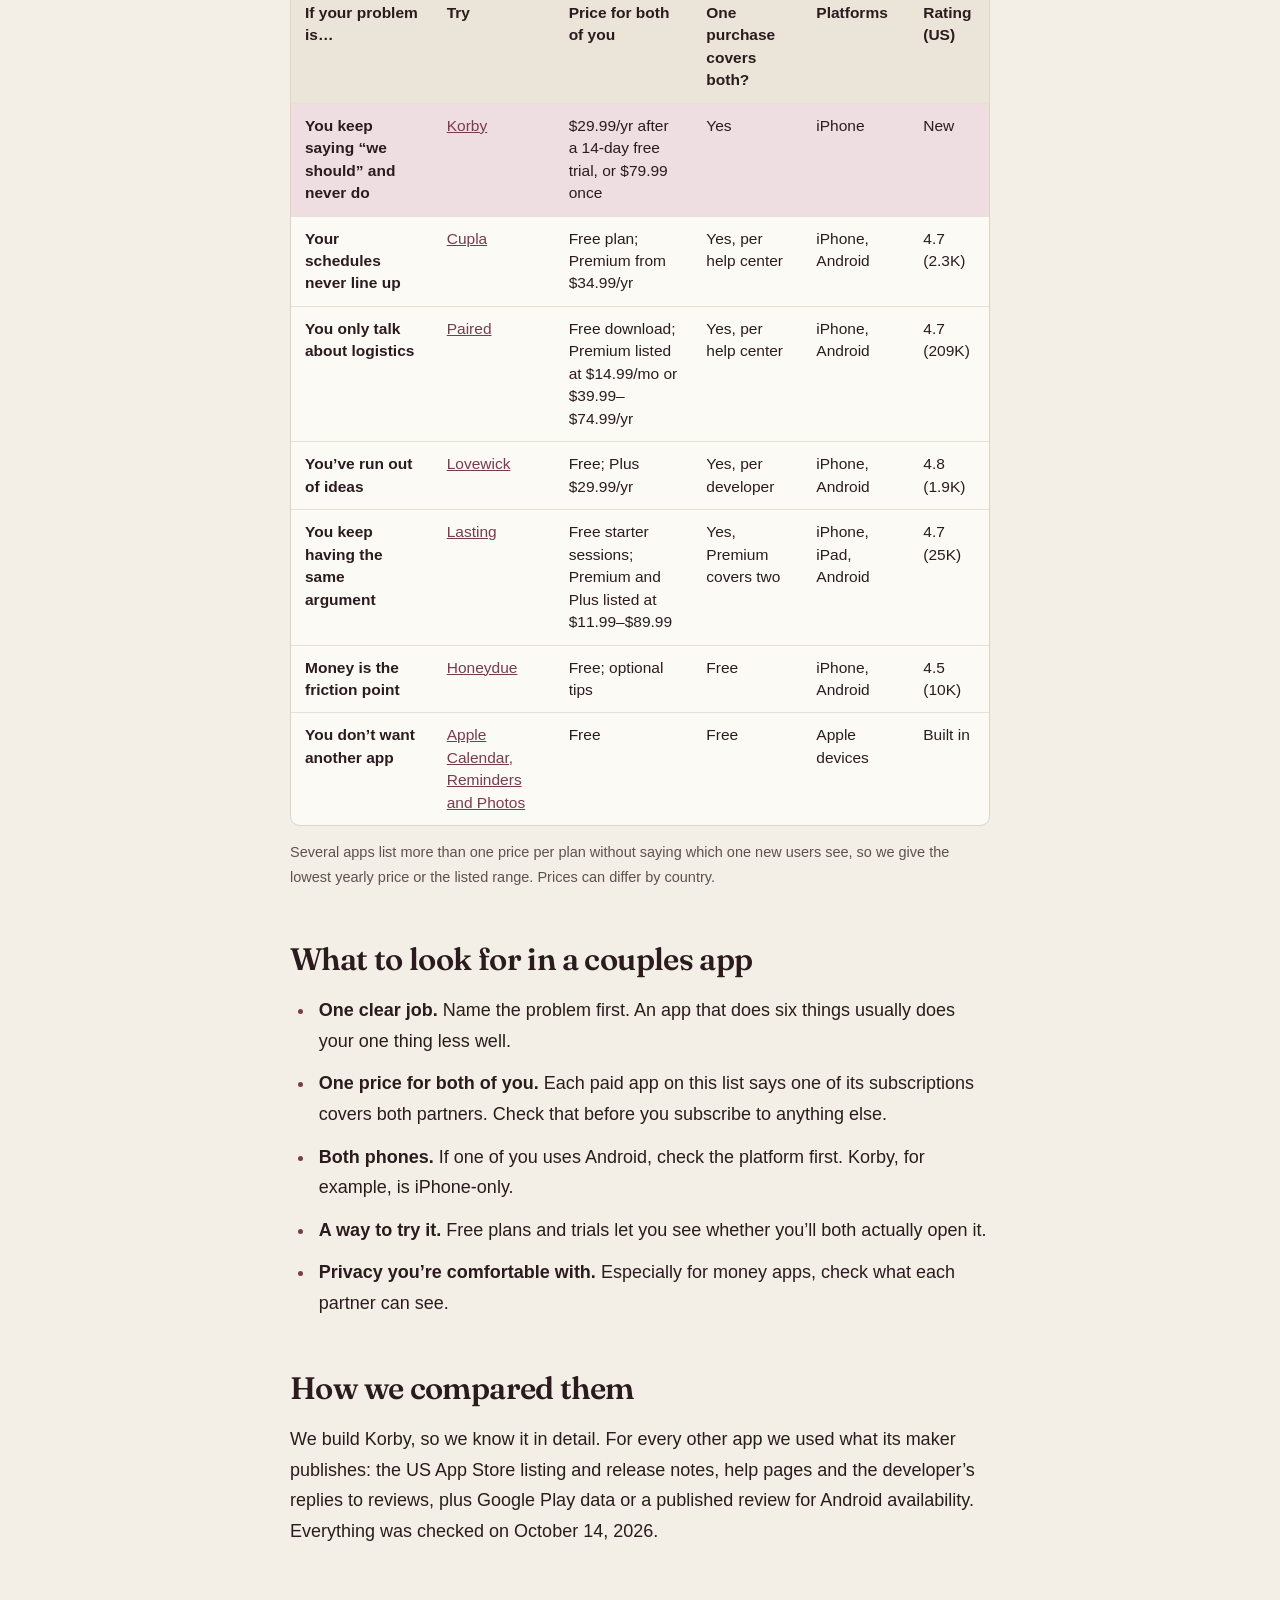
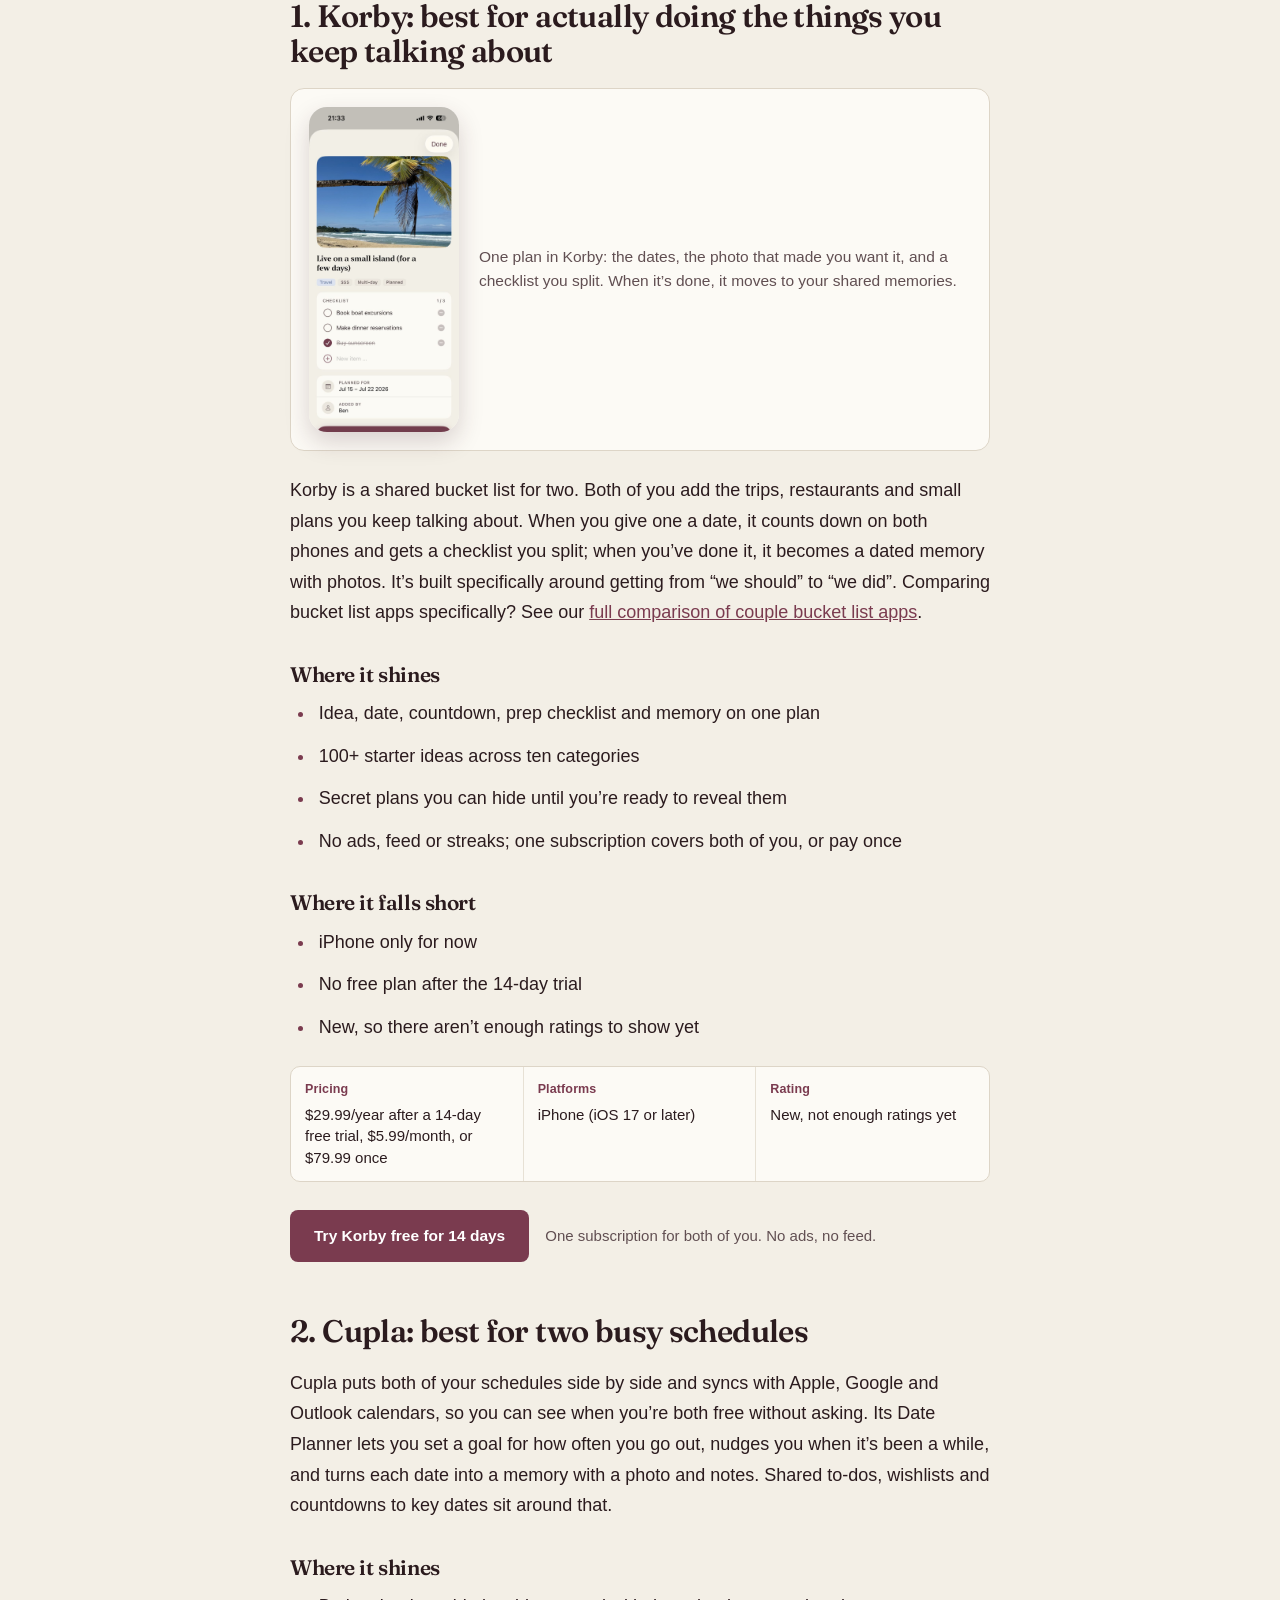
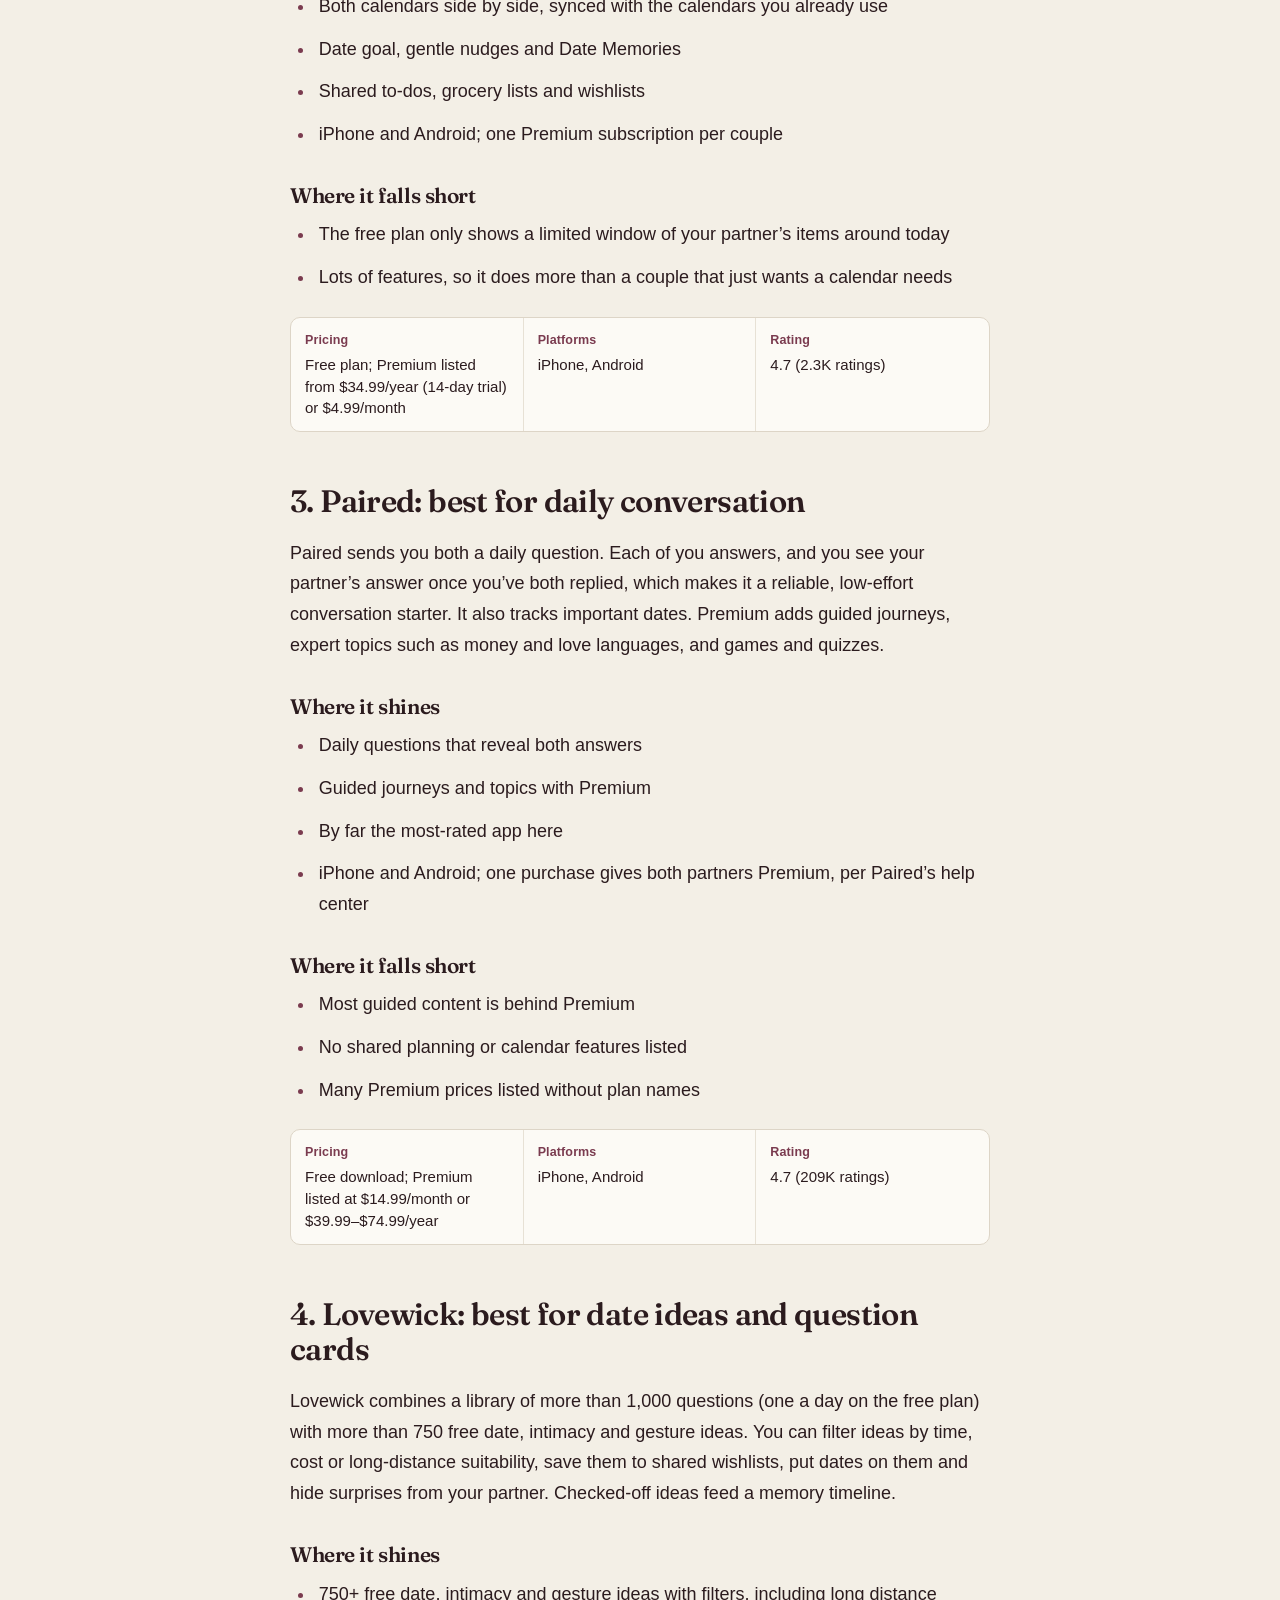
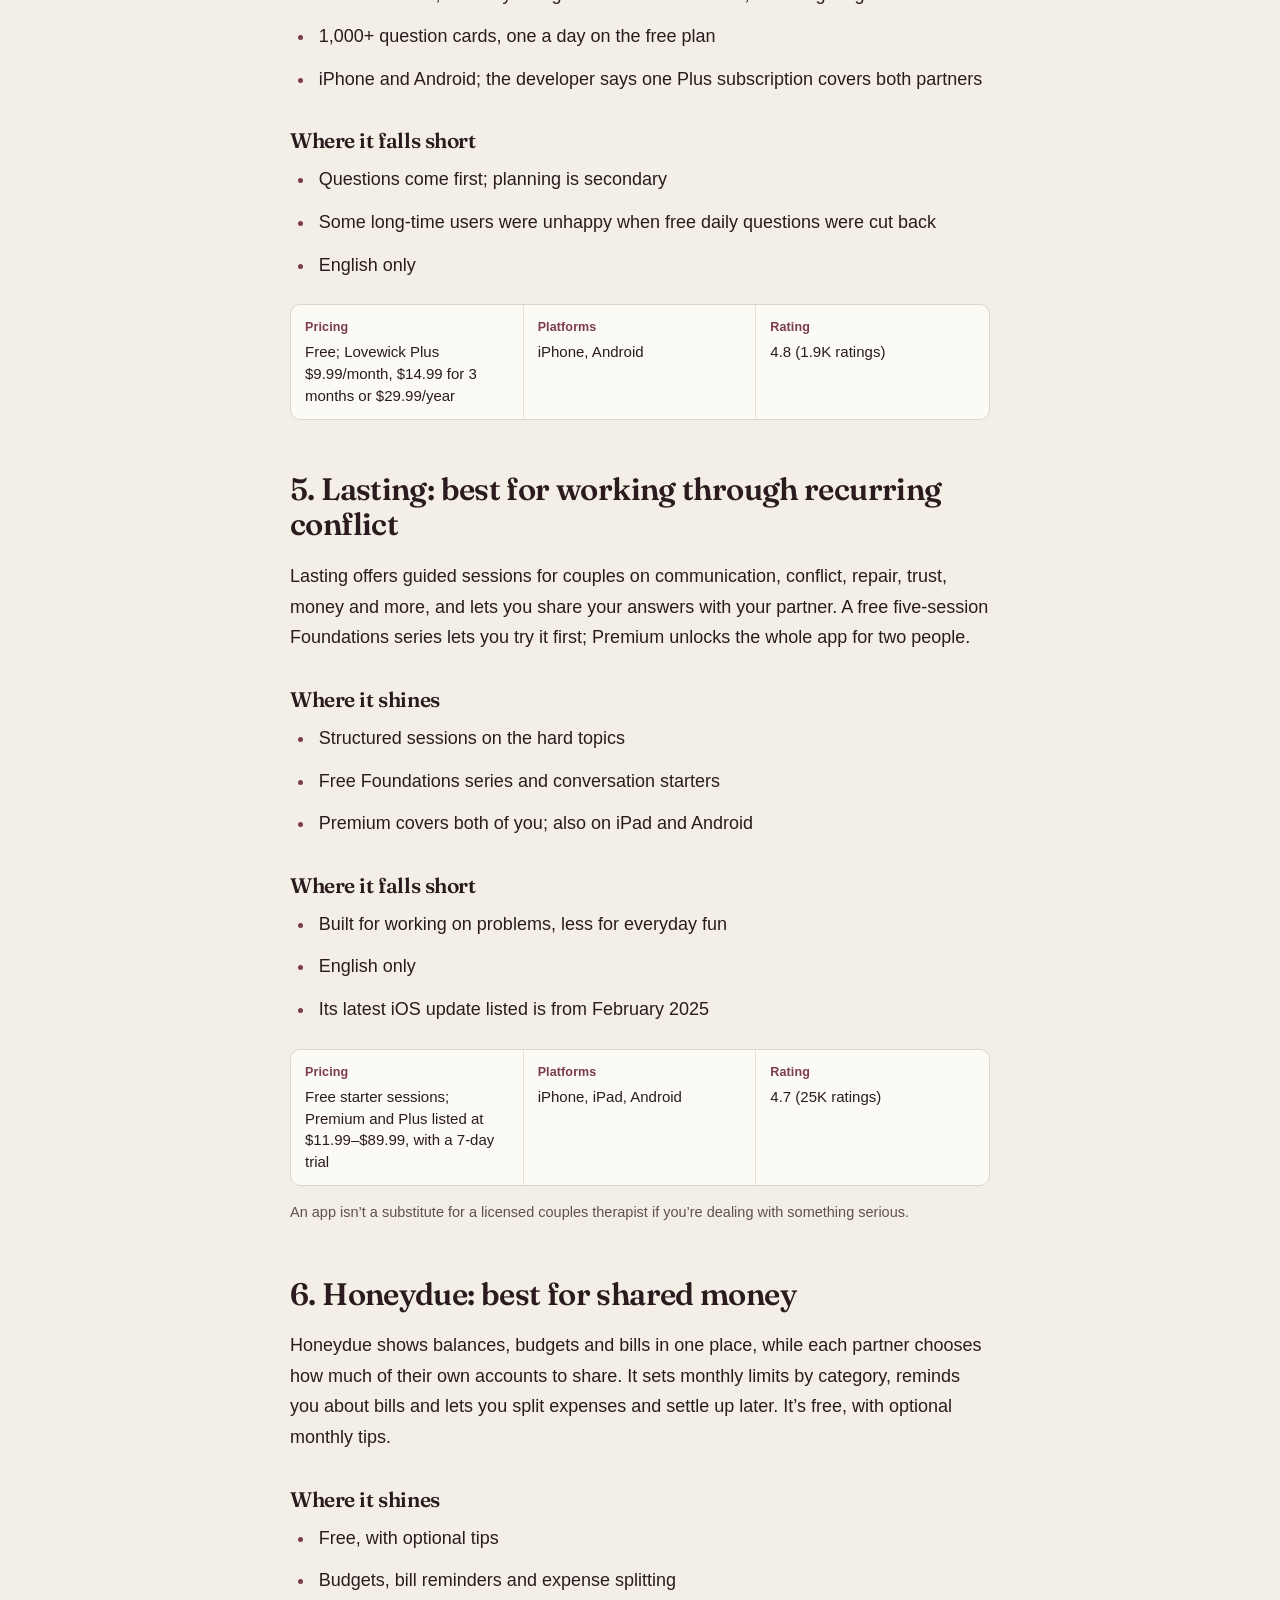
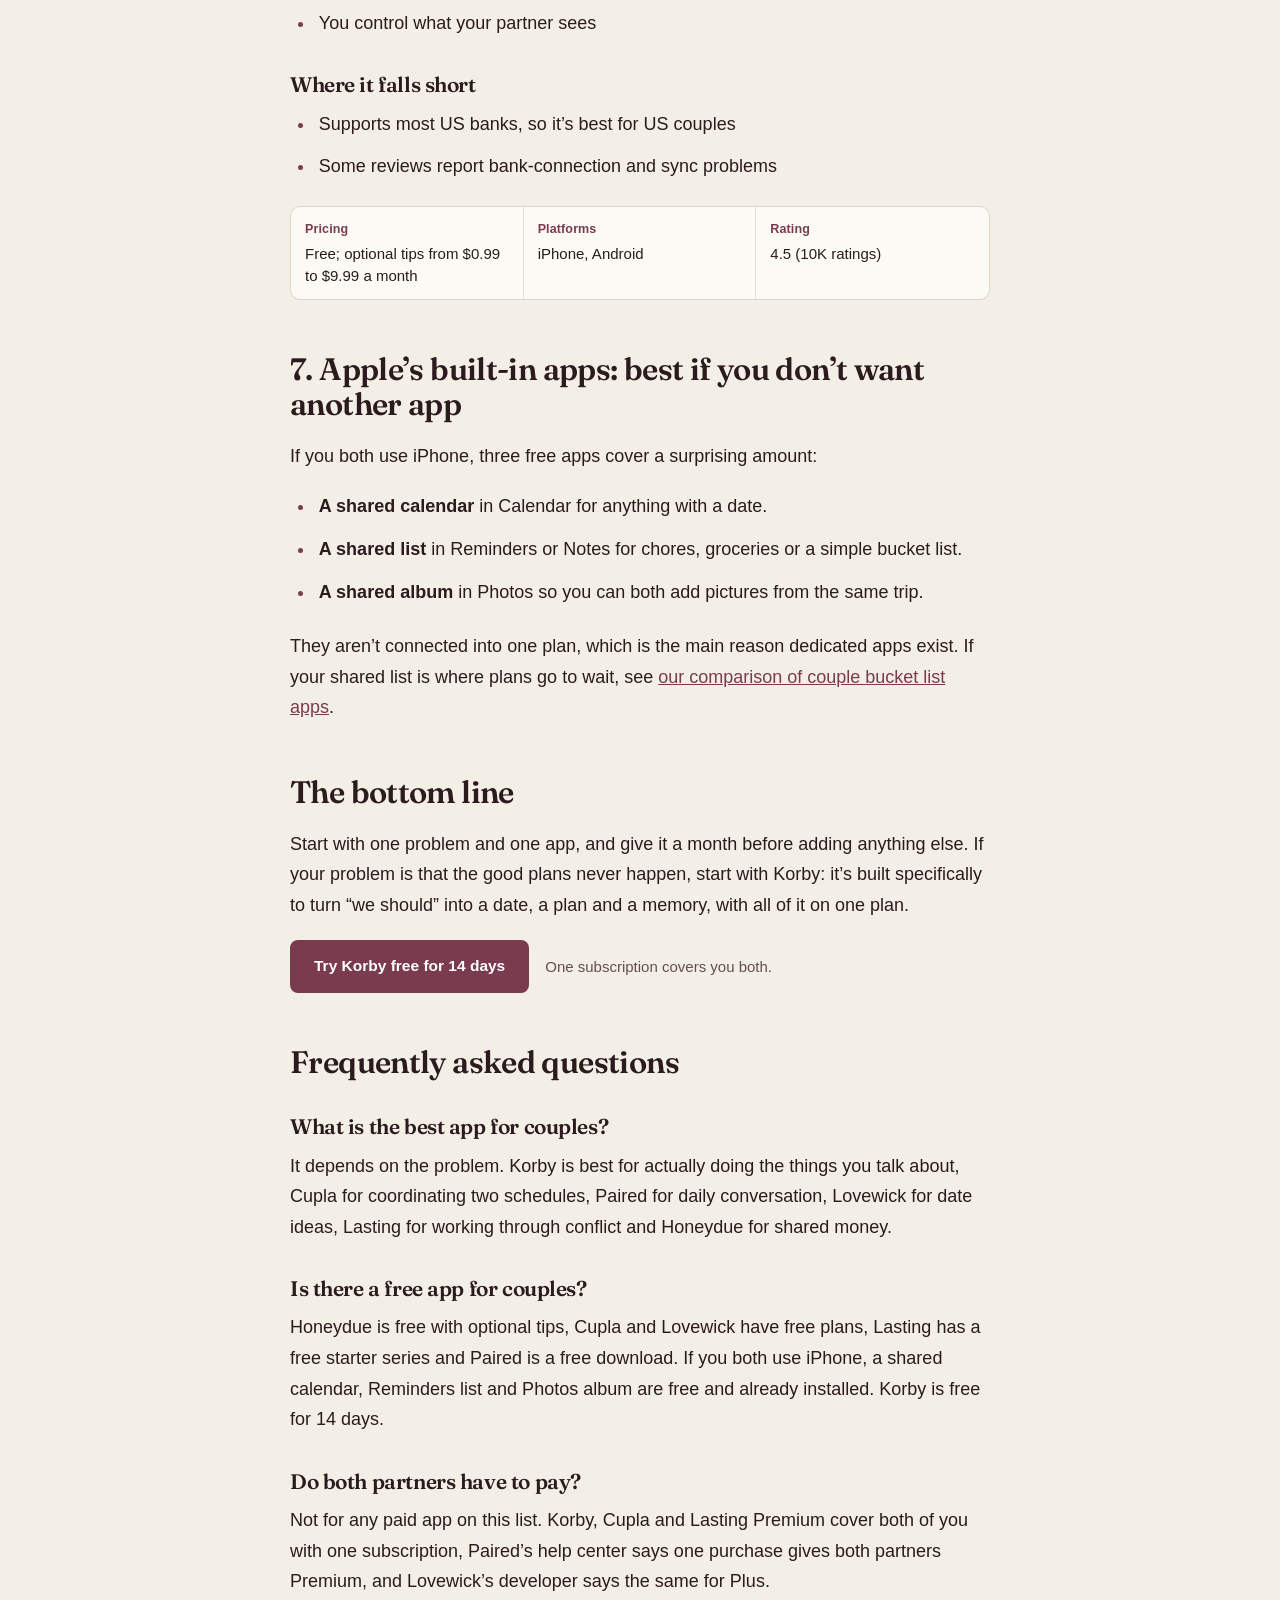
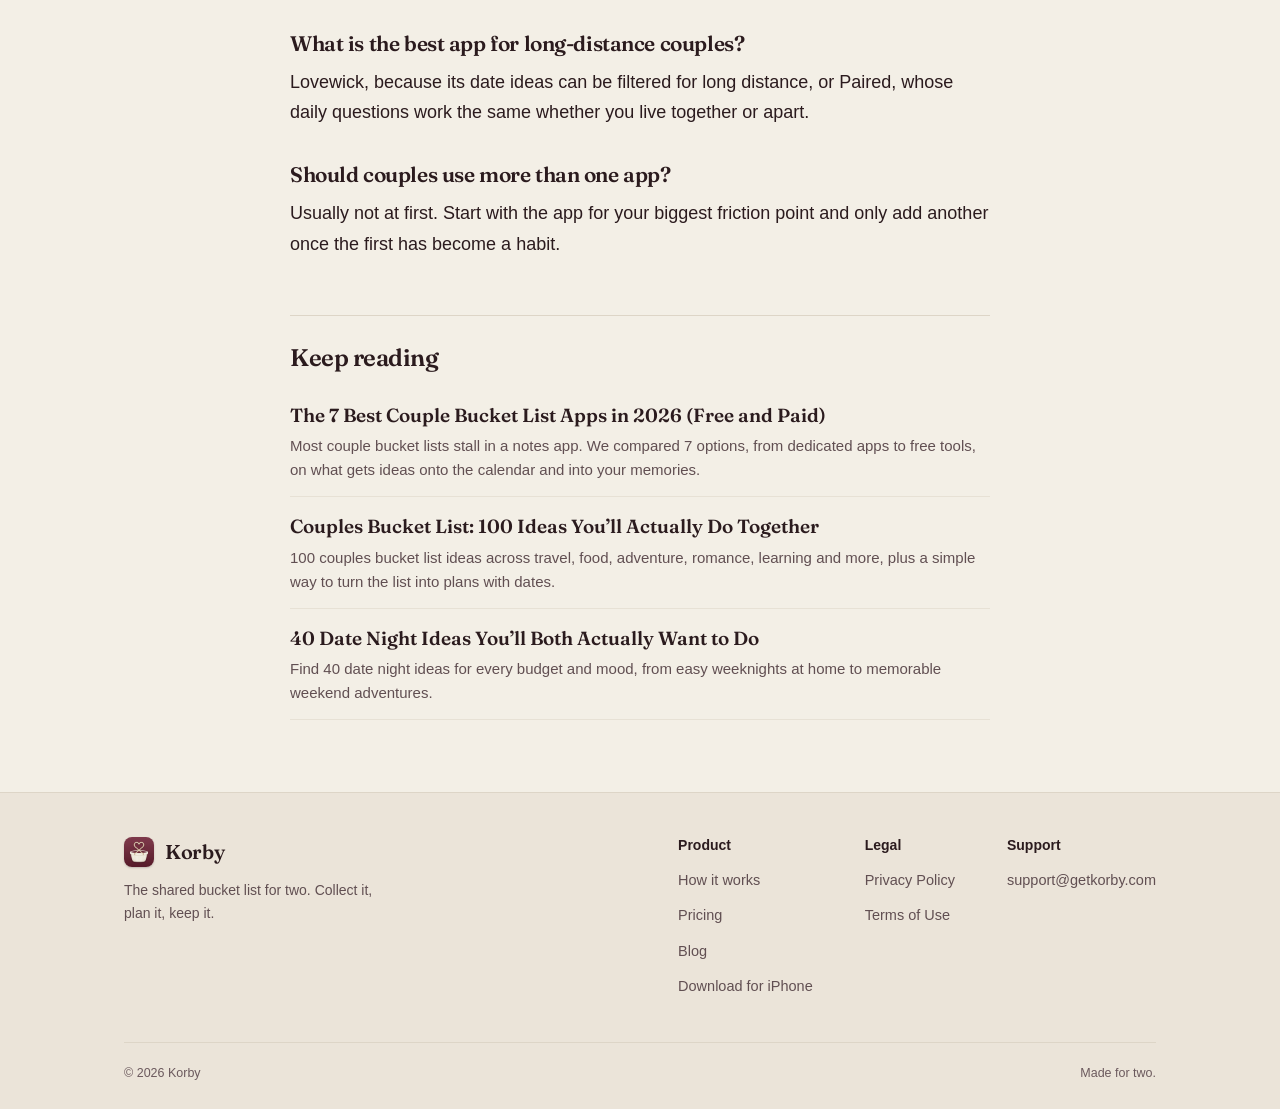
<file: best-apps-for-couples/index.html>
<!doctype html>
<html lang="en">
<head>
<meta charset="utf-8">
<meta name="viewport" content="width=device-width, initial-scale=1">
<title>7 Best Apps for Couples in 2026, Sorted by What You Need | Korby</title>
<meta name="description" content="The best apps for couples, sorted by the problem they solve: doing more together, busy schedules, conversation, date ideas, conflict and money. Prices for two and ratings included.">
<link rel="canonical" href="https://getkorby.com/best-apps-for-couples/">
<meta property="og:type" content="article">
<meta property="og:title" content="The 7 Best Apps for Couples in 2026, Sorted by What You Need">
<meta property="og:description" content="The best apps for couples, sorted by the problem they solve: doing more together, busy schedules, conversation, date ideas, conflict and money. Prices for two and ratings included.">
<meta property="og:url" content="https://getkorby.com/best-apps-for-couples/">
<meta property="og:image" content="https://getkorby.com/korby-screens-overview.jpg">
<meta property="og:site_name" content="Korby">
<meta property="article:published_time" content="2026-10-12">
<meta name="twitter:card" content="summary_large_image">
<link rel="icon" href="/favicon.ico" sizes="any">
<link rel="apple-touch-icon" href="/korby-icon-180.png">
<link rel="preconnect" href="https://fonts.googleapis.com">
<link rel="preconnect" href="https://fonts.gstatic.com" crossorigin>
<link href="https://fonts.googleapis.com/css2?family=Fraunces:opsz,wght@9..144,400;9..144,500;9..144,600;9..144,700&display=swap" rel="stylesheet">
<link rel="stylesheet" href="/blog/blog.css">
<meta name="theme-color" content="#241318">
<meta name="apple-itunes-app" content="app-id=6770281862">
<script type="application/ld+json">{"@context": "https://schema.org", "@type": "BlogPosting", "headline": "The 7 Best Apps for Couples in 2026, Sorted by What You Need", "description": "The best apps for couples, sorted by the problem they solve: doing more together, busy schedules, conversation, date ideas, conflict and money. Prices for two and ratings included.", "datePublished": "2026-10-12", "dateModified": "2026-10-14", "mainEntityOfPage": "https://getkorby.com/best-apps-for-couples/", "url": "https://getkorby.com/best-apps-for-couples/", "inLanguage": "en-US", "image": "https://getkorby.com/korby-screens-overview.jpg", "keywords": "best apps for couples, apps for couples, couple apps, relationship apps, best couples app 2026", "author": {"@type": "Organization", "name": "Korby", "url": "https://getkorby.com/"}, "publisher": {"@type": "Organization", "name": "Korby", "url": "https://getkorby.com/", "logo": {"@type": "ImageObject", "url": "https://getkorby.com/korby-icon-180.png"}}}</script>
<script type="application/ld+json">{"@context": "https://schema.org", "@type": "BreadcrumbList", "itemListElement": [{"@type": "ListItem", "position": 1, "name": "Korby", "item": "https://getkorby.com/"}, {"@type": "ListItem", "position": 2, "name": "Blog", "item": "https://getkorby.com/blog/"}, {"@type": "ListItem", "position": 3, "name": "The 7 Best Apps for Couples in 2026, Sorted by What You Need", "item": "https://getkorby.com/best-apps-for-couples/"}]}</script>
<script type="application/ld+json">{"@context": "https://schema.org", "@type": "FAQPage", "mainEntity": [{"@type": "Question", "name": "What is the best app for couples?", "acceptedAnswer": {"@type": "Answer", "text": "It depends on the problem. Korby is best for actually doing the things you talk about, Cupla for coordinating two schedules, Paired for daily conversation, Lovewick for date ideas, Lasting for working through conflict and Honeydue for shared money."}}, {"@type": "Question", "name": "Is there a free app for couples?", "acceptedAnswer": {"@type": "Answer", "text": "Honeydue is free with optional tips, Cupla and Lovewick have free plans, Lasting has a free starter series and Paired is a free download. If you both use iPhone, a shared calendar, Reminders list and Photos album are free and already installed. Korby is free for 14 days."}}, {"@type": "Question", "name": "Do both partners have to pay?", "acceptedAnswer": {"@type": "Answer", "text": "Not for any paid app on this list. Korby, Cupla and Lasting Premium cover both of you with one subscription, Paired’s help center says one purchase gives both partners Premium, and Lovewick’s developer says the same for Plus."}}, {"@type": "Question", "name": "What is the best app for long-distance couples?", "acceptedAnswer": {"@type": "Answer", "text": "Lovewick, because its date ideas can be filtered for long distance, or Paired, whose daily questions work the same whether you live together or apart."}}, {"@type": "Question", "name": "Should couples use more than one app?", "acceptedAnswer": {"@type": "Answer", "text": "Usually not at first. Start with the app for your biggest friction point and only add another once the first has become a habit."}}]}</script>
</head>
<body>
<a class="skip" href="#main">Skip to content</a>
<header>
  <div class="wrap nav">
    <a class="lockup" href="/"><img src="/korby-icon-180.png" width="34" height="34" alt=""><span class="word">Korby</span></a>
    <nav class="nav-links" aria-label="Primary">
      <a class="navlink" href="/#how">How it works</a>
      <a class="navlink" href="/blog/">Blog</a>
      <a class="btn btn-primary" href="https://apps.apple.com/us/app/korby-couple-bucket-list/id6770281862">Download for iPhone</a>
    </nav>
  </div>
</header>
<main id="main" class="wrap">
<article class="post">
  <nav class="crumbs" aria-label="Breadcrumb"><a href="/blog/">Blog</a> <span aria-hidden="true">/</span> <span>Apps</span></nav>
  <h1>The 7 Best Apps for Couples in 2026, Sorted by What You Need</h1>
  <p class="meta">By the Korby team · <time datetime="2026-10-14">Updated October 14, 2026</time> · 9 min read</p>
  <div class="prose">
<p>Most “best apps for couples” lists rank twenty apps as if they did the same job. They don’t. A shared calendar, a question game and a counseling app solve completely different problems, and installing five of them mostly gives you five more notifications.</p>
<p>So this list is sorted by problem. Pick the one that sounds most like you two, try that app for a month, and ignore the rest. Korby is our app; how we compared everything is <a href="#how-we-compared">explained below</a>.</p>
<h2 id="quick-picks">Our quick picks</h2>
<ul>
<li><a href="#korby"><strong>Korby</strong></a>: best for actually doing the things you keep talking about</li>
<li><a href="#cupla"><strong>Cupla</strong></a>: best for two busy schedules</li>
<li><a href="#paired"><strong>Paired</strong></a>: best for daily conversation</li>
<li><a href="#lovewick"><strong>Lovewick</strong></a>: best for date ideas and question cards</li>
<li><a href="#lasting"><strong>Lasting</strong></a>: best for working through recurring conflict</li>
<li><a href="#honeydue"><strong>Honeydue</strong></a>: best for shared money</li>
<li><a href="#free-tools"><strong>Apple’s built-in apps</strong></a>: best if you don’t want another app</li>
</ul>
<div class="picker" id="picker-couples">
<p class="picker-title">Find your app in 10 seconds</p>
<div class="picker-q"><span>Your phones</span>
<label><input type="radio" name="pc-phones" value="ios" checked> Both iPhone</label>
<label><input type="radio" name="pc-phones" value="mixed"> One or both of us use Android</label></div>
<div class="picker-q"><span>What would help most right now?</span>
<label><input type="radio" name="pc-need" value="plans" checked> Actually doing the things we talk about</label>
<label><input type="radio" name="pc-need" value="time"> Finding time in two busy schedules</label>
<label><input type="radio" name="pc-need" value="talk"> Talking about more than logistics</label>
<label><input type="radio" name="pc-need" value="ideas"> Fresh date ideas</label>
<label><input type="radio" name="pc-need" value="conflict"> Getting past the same arguments</label>
<label><input type="radio" name="pc-need" value="money"> Sorting out shared money</label></div>
<p class="picker-result" aria-live="polite"><strong>Our pick: <a href="#korby">Korby</a>.</strong> Your ideas get a date, a countdown on both phones, a shared checklist and the photos afterwards.</p>
</div>
<script>
(function(){
  var root=document.getElementById('picker-couples'); if(!root) return;
  var out=root.querySelector('.picker-result');
  var K='<a href="#korby">Korby</a>', IO=' (Korby is iPhone-only for now.)';
  function r(pick,why,also){return '<strong>Our pick: '+pick+'.</strong> '+why+(also?'<span class="picker-also">Also good: '+also+'</span>':'');}
  var R={
    'ios-plans':r(K,'Your ideas get a date, a countdown on both phones, a shared checklist and the photos afterwards.','<a href="#cupla">Cupla</a>, if you also want both calendars side by side.'),
    'ios-time':r('<a href="#cupla">Cupla</a>','Both calendars side by side, plus a date planner that nudges you when it’s been a while.',K+', to turn the evening you find into a plan with a checklist and a memory.'),
    'ios-talk':r('<a href="#paired">Paired</a>','A daily question you both answer, with answers revealed once you’ve both replied.',K+', if what you really miss is doing new things together, not just talking.'),
    'ios-ideas':r('<a href="#lovewick">Lovewick</a>','750+ free date, intimacy and gesture ideas, filtered by time, cost or distance.',K+', when you want to plan the one you pick: 100+ ideas built in, and you can give any of them a date, a countdown and a checklist. Our free <a href="/couples-bucket-list-ideas/">list of 100 ideas</a> is another good start.'),
    'ios-conflict':r('<a href="#lasting">Lasting</a>','Guided sessions on communication, conflict and repair, with a free starter series. For serious issues, a licensed couples therapist is the better route.'),
    'ios-money':r('<a href="#honeydue">Honeydue</a>','Shared balances, bills and budgets, and each of you decides how much to share.'),
    'mixed-plans':r('<a href="#cupla">Cupla</a>','Its date planner sets a goal for how often you go out and turns each date into a memory. It runs on iPhone and Android.'+IO),
    'mixed-time':r('<a href="#cupla">Cupla</a>','Both calendars side by side, on iPhone and Android.'+IO),
    'mixed-talk':r('<a href="#paired">Paired</a>','Daily questions, on iPhone and Android.'),
    'mixed-ideas':r('<a href="#lovewick">Lovewick</a>','750+ date, intimacy and gesture ideas, on iPhone and Android.'+IO),
    'mixed-conflict':r('<a href="#lasting">Lasting</a>','Guided sessions for couples, on iPhone and Android.'),
    'mixed-money':r('<a href="#honeydue">Honeydue</a>','Shared finances, on iPhone and Android.')
  };
  function val(n){var e=root.querySelector('input[name="'+n+'"]:checked');return e?e.value:'';}
  function pick(){out.innerHTML=R[val('pc-phones')+'-'+val('pc-need')];}
  root.addEventListener('change',pick); pick();
})();
</script>

<h2 id="at-a-glance">The best apps for couples at a glance</h2>
<div class="table-scroll"><table>
<thead><tr><th>If your problem is…</th><th>Try</th><th>Price for both of you</th><th>One purchase covers both?</th><th>Platforms</th><th>Rating (US)</th></tr></thead>
<tbody>
<tr class="pick"><td>You keep saying “we should” and never do</td><td><a href="#korby">Korby</a></td><td>$29.99/yr after a 14-day free trial, or $79.99 once</td><td>Yes</td><td>iPhone</td><td>New</td></tr>
<tr><td>Your schedules never line up</td><td><a href="#cupla">Cupla</a></td><td>Free plan; Premium from $34.99/yr</td><td>Yes, per help center</td><td>iPhone, Android</td><td>4.7 (2.3K)</td></tr>
<tr><td>You only talk about logistics</td><td><a href="#paired">Paired</a></td><td>Free download; Premium listed at $14.99/mo or $39.99–$74.99/yr</td><td>Yes, per help center</td><td>iPhone, Android</td><td>4.7 (209K)</td></tr>
<tr><td>You’ve run out of ideas</td><td><a href="#lovewick">Lovewick</a></td><td>Free; Plus $29.99/yr</td><td>Yes, per developer</td><td>iPhone, Android</td><td>4.8 (1.9K)</td></tr>
<tr><td>You keep having the same argument</td><td><a href="#lasting">Lasting</a></td><td>Free starter sessions; Premium and Plus listed at $11.99–$89.99</td><td>Yes, Premium covers two</td><td>iPhone, iPad, Android</td><td>4.7 (25K)</td></tr>
<tr><td>Money is the friction point</td><td><a href="#honeydue">Honeydue</a></td><td>Free; optional tips</td><td>Free</td><td>iPhone, Android</td><td>4.5 (10K)</td></tr>
<tr><td>You don’t want another app</td><td><a href="#free-tools">Apple Calendar, Reminders and Photos</a></td><td>Free</td><td>Free</td><td>Apple devices</td><td>Built in</td></tr>
</tbody></table></div>
<p class="table-note">Several apps list more than one price per plan without saying which one new users see, so we give the lowest yearly price or the listed range. Prices can differ by country.</p>

<h2 id="what-to-look-for">What to look for in a couples app</h2>
<ul>
<li><strong>One clear job.</strong> Name the problem first. An app that does six things usually does your one thing less well.</li>
<li><strong>One price for both of you.</strong> Each paid app on this list says one of its subscriptions covers both partners. Check that before you subscribe to anything else.</li>
<li><strong>Both phones.</strong> If one of you uses Android, check the platform first. Korby, for example, is iPhone-only.</li>
<li><strong>A way to try it.</strong> Free plans and trials let you see whether you’ll both actually open it.</li>
<li><strong>Privacy you’re comfortable with.</strong> Especially for money apps, check what each partner can see.</li>
</ul>
<h2 id="how-we-compared">How we compared them</h2>
<p>We build Korby, so we know it in detail. For every other app we used what its maker publishes: the US App Store listing and release notes, help pages and the developer’s replies to reviews, plus Google Play data or a published review for Android availability. Everything was checked on October 14, 2026.</p>
<h2 id="korby">1. Korby: best for actually doing the things you keep talking about</h2>
<figure class="shot"><img src="/item_detail_checklist.jpg" alt="A Korby plan with dates, tags and a shared three-item checklist" width="760" height="1647" loading="lazy" decoding="async"><figcaption>One plan in Korby: the dates, the photo that made you want it, and a checklist you split. When it’s done, it moves to your shared memories.</figcaption></figure>
<p>Korby is a shared bucket list for two. Both of you add the trips, restaurants and small plans you keep talking about. When you give one a date, it counts down on both phones and gets a checklist you split; when you’ve done it, it becomes a dated memory with photos. It’s built specifically around getting from “we should” to “we did”. Comparing bucket list apps specifically? See our <a href="/couple-bucket-list-apps/">full comparison of couple bucket list apps</a>.</p>
<h3>Where it shines</h3><ul><li>Idea, date, countdown, prep checklist and memory on one plan</li><li>100+ starter ideas across ten categories</li><li>Secret plans you can hide until you’re ready to reveal them</li><li>No ads, feed or streaks; one subscription covers both of you, or pay once</li></ul>
<h3>Where it falls short</h3><ul><li>iPhone only for now</li><li>No free plan after the 14-day trial</li><li>New, so there aren’t enough ratings to show yet</li></ul>
<dl class="app-meta"><div><dt>Pricing</dt><dd>$29.99/year after a 14-day free trial, $5.99/month, or $79.99 once</dd></div><div><dt>Platforms</dt><dd>iPhone (iOS 17 or later)</dd></div><div><dt>Rating</dt><dd>New, not enough ratings yet</dd></div></dl>
<p class="inline-cta"><a class="btn btn-primary" href="https://apps.apple.com/us/app/korby-couple-bucket-list/id6770281862">Try Korby free for 14 days</a><span>One subscription for both of you. No ads, no feed.</span></p>
<h2 id="cupla">2. Cupla: best for two busy schedules</h2>
<p>Cupla puts both of your schedules side by side and syncs with Apple, Google and Outlook calendars, so you can see when you’re both free without asking. Its Date Planner lets you set a goal for how often you go out, nudges you when it’s been a while, and turns each date into a memory with a photo and notes. Shared to-dos, wishlists and countdowns to key dates sit around that.</p>
<h3>Where it shines</h3><ul><li>Both calendars side by side, synced with the calendars you already use</li><li>Date goal, gentle nudges and Date Memories</li><li>Shared to-dos, grocery lists and wishlists</li><li>iPhone and Android; one Premium subscription per couple</li></ul>
<h3>Where it falls short</h3><ul><li>The free plan only shows a limited window of your partner’s items around today</li><li>Lots of features, so it does more than a couple that just wants a calendar needs</li></ul>
<dl class="app-meta"><div><dt>Pricing</dt><dd>Free plan; Premium listed from $34.99/year (14-day trial) or $4.99/month</dd></div><div><dt>Platforms</dt><dd>iPhone, Android</dd></div><div><dt>Rating</dt><dd>4.7 (2.3K ratings)</dd></div></dl>

<h2 id="paired">3. Paired: best for daily conversation</h2>
<p>Paired sends you both a daily question. Each of you answers, and you see your partner’s answer once you’ve both replied, which makes it a reliable, low-effort conversation starter. It also tracks important dates. Premium adds guided journeys, expert topics such as money and love languages, and games and quizzes.</p>
<h3>Where it shines</h3><ul><li>Daily questions that reveal both answers</li><li>Guided journeys and topics with Premium</li><li>By far the most-rated app here</li><li>iPhone and Android; one purchase gives both partners Premium, per Paired’s help center</li></ul>
<h3>Where it falls short</h3><ul><li>Most guided content is behind Premium</li><li>No shared planning or calendar features listed</li><li>Many Premium prices listed without plan names</li></ul>
<dl class="app-meta"><div><dt>Pricing</dt><dd>Free download; Premium listed at $14.99/month or $39.99–$74.99/year</dd></div><div><dt>Platforms</dt><dd>iPhone, Android</dd></div><div><dt>Rating</dt><dd>4.7 (209K ratings)</dd></div></dl>

<h2 id="lovewick">4. Lovewick: best for date ideas and question cards</h2>
<p>Lovewick combines a library of more than 1,000 questions (one a day on the free plan) with more than 750 free date, intimacy and gesture ideas. You can filter ideas by time, cost or long-distance suitability, save them to shared wishlists, put dates on them and hide surprises from your partner. Checked-off ideas feed a memory timeline.</p>
<h3>Where it shines</h3><ul><li>750+ free date, intimacy and gesture ideas with filters, including long distance</li><li>1,000+ question cards, one a day on the free plan</li><li>iPhone and Android; the developer says one Plus subscription covers both partners</li></ul>
<h3>Where it falls short</h3><ul><li>Questions come first; planning is secondary</li><li>Some long-time users were unhappy when free daily questions were cut back</li><li>English only</li></ul>
<dl class="app-meta"><div><dt>Pricing</dt><dd>Free; Lovewick Plus $9.99/month, $14.99 for 3 months or $29.99/year</dd></div><div><dt>Platforms</dt><dd>iPhone, Android</dd></div><div><dt>Rating</dt><dd>4.8 (1.9K ratings)</dd></div></dl>

<h2 id="lasting">5. Lasting: best for working through recurring conflict</h2>
<p>Lasting offers guided sessions for couples on communication, conflict, repair, trust, money and more, and lets you share your answers with your partner. A free five-session Foundations series lets you try it first; Premium unlocks the whole app for two people.</p>
<h3>Where it shines</h3><ul><li>Structured sessions on the hard topics</li><li>Free Foundations series and conversation starters</li><li>Premium covers both of you; also on iPad and Android</li></ul>
<h3>Where it falls short</h3><ul><li>Built for working on problems, less for everyday fun</li><li>English only</li><li>Its latest iOS update listed is from February 2025</li></ul>
<dl class="app-meta"><div><dt>Pricing</dt><dd>Free starter sessions; Premium and Plus listed at $11.99–$89.99, with a 7-day trial</dd></div><div><dt>Platforms</dt><dd>iPhone, iPad, Android</dd></div><div><dt>Rating</dt><dd>4.7 (25K ratings)</dd></div></dl>
<p class="table-note">An app isn’t a substitute for a licensed couples therapist if you’re dealing with something serious.</p>

<h2 id="honeydue">6. Honeydue: best for shared money</h2>
<p>Honeydue shows balances, budgets and bills in one place, while each partner chooses how much of their own accounts to share. It sets monthly limits by category, reminds you about bills and lets you split expenses and settle up later. It’s free, with optional monthly tips.</p>
<h3>Where it shines</h3><ul><li>Free, with optional tips</li><li>Budgets, bill reminders and expense splitting</li><li>You control what your partner sees</li></ul>
<h3>Where it falls short</h3><ul><li>Supports most US banks, so it’s best for US couples</li><li>Some reviews report bank-connection and sync problems</li></ul>
<dl class="app-meta"><div><dt>Pricing</dt><dd>Free; optional tips from $0.99 to $9.99 a month</dd></div><div><dt>Platforms</dt><dd>iPhone, Android</dd></div><div><dt>Rating</dt><dd>4.5 (10K ratings)</dd></div></dl>

<h2 id="free-tools">7. Apple’s built-in apps: best if you don’t want another app</h2>
<p>If you both use iPhone, three free apps cover a surprising amount:</p>
<ul>
<li><strong>A shared calendar</strong> in Calendar for anything with a date.</li>
<li><strong>A shared list</strong> in Reminders or Notes for chores, groceries or a simple bucket list.</li>
<li><strong>A shared album</strong> in Photos so you can both add pictures from the same trip.</li>
</ul>
<p>They aren’t connected into one plan, which is the main reason dedicated apps exist. If your shared list is where plans go to wait, see <a href="/couple-bucket-list-apps/">our comparison of couple bucket list apps</a>.</p>
<h2 id="verdict">The bottom line</h2>
<p>Start with one problem and one app, and give it a month before adding anything else. If your problem is that the good plans never happen, start with Korby: it’s built specifically to turn “we should” into a date, a plan and a memory, with all of it on one plan.</p>
<p class="inline-cta"><a class="btn btn-primary" href="https://apps.apple.com/us/app/korby-couple-bucket-list/id6770281862">Try Korby free for 14 days</a><span>One subscription covers you both.</span></p>
<h2 id="faq">Frequently asked questions</h2><h3>What is the best app for couples?</h3><p>It depends on the problem. Korby is best for actually doing the things you talk about, Cupla for coordinating two schedules, Paired for daily conversation, Lovewick for date ideas, Lasting for working through conflict and Honeydue for shared money.</p><h3>Is there a free app for couples?</h3><p>Honeydue is free with optional tips, Cupla and Lovewick have free plans, Lasting has a free starter series and Paired is a free download. If you both use iPhone, a shared calendar, Reminders list and Photos album are free and already installed. Korby is free for 14 days.</p><h3>Do both partners have to pay?</h3><p>Not for any paid app on this list. Korby, Cupla and Lasting Premium cover both of you with one subscription, Paired’s help center says one purchase gives both partners Premium, and Lovewick’s developer says the same for Plus.</p><h3>What is the best app for long-distance couples?</h3><p>Lovewick, because its date ideas can be filtered for long distance, or Paired, whose daily questions work the same whether you live together or apart.</p><h3>Should couples use more than one app?</h3><p>Usually not at first. Start with the app for your biggest friction point and only add another once the first has become a habit.</p>

  </div>
  <section class="related" aria-label="Related guides"><h2>Keep reading</h2><ul><li><a href="/couple-bucket-list-apps/">The 7 Best Couple Bucket List Apps in 2026 (Free and Paid)</a><span>Most couple bucket lists stall in a notes app. We compared 7 options, from dedicated apps to free tools, on what gets ideas onto the calendar and into your memories.</span></li><li><a href="/couples-bucket-list-ideas/">Couples Bucket List: 100 Ideas You’ll Actually Do Together</a><span>100 couples bucket list ideas across travel, food, adventure, romance, learning and more, plus a simple way to turn the list into plans with dates.</span></li><li><a href="/date-night-ideas/">40 Date Night Ideas You’ll Both Actually Want to Do</a><span>Find 40 date night ideas for every budget and mood, from easy weeknights at home to memorable weekend adventures.</span></li></ul></section>
</article>
</main>
<footer>
  <div class="wrap">
    <div class="foot-grid">
      <div class="foot-brand">
        <a class="lockup" href="/"><img src="/korby-icon-180.png" width="30" height="30" alt=""><span class="word">Korby</span></a>
        <p>The shared bucket list for two. Collect it, plan it, keep it.</p>
      </div>
      <div class="foot-cols">
        <div class="foot-col"><h3>Product</h3>
          <a href="/#how">How it works</a><a href="/#pricing">Pricing</a><a href="/blog/">Blog</a>
          <a href="https://apps.apple.com/us/app/korby-couple-bucket-list/id6770281862">Download for iPhone</a></div>
        <div class="foot-col"><h3>Legal</h3>
          <a href="/privacy.html">Privacy Policy</a><a href="/terms.html">Terms of Use</a></div>
        <div class="foot-col"><h3>Support</h3>
          <a href="mailto:support@getkorby.com">support@getkorby.com</a></div>
      </div>
    </div>
    <div class="foot-base"><span>&copy; 2026 Korby</span><span>Made for two.</span></div>
  </div>
</footer>
</body>
</html>
</file>
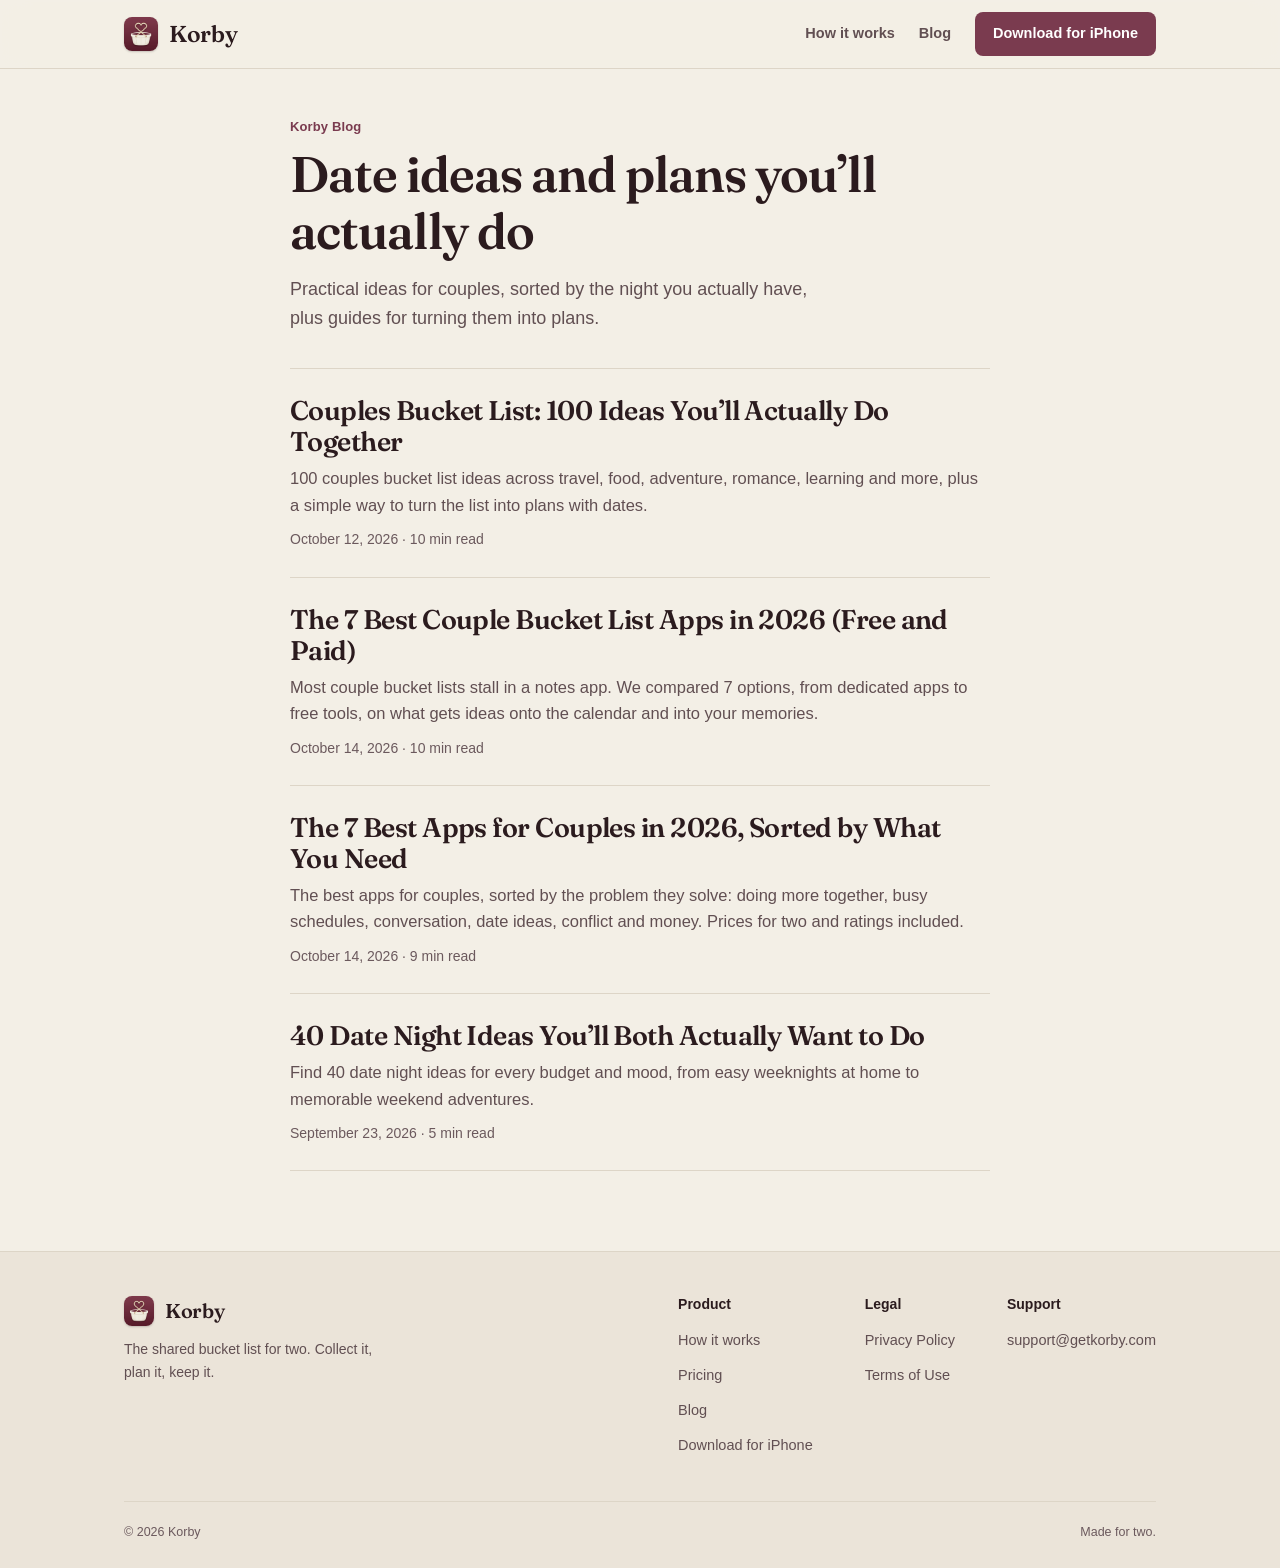
<file: blog/index.html>
<!doctype html>
<html lang="en">
<head>
<meta charset="utf-8">
<meta name="viewport" content="width=device-width, initial-scale=1">
<title>Date Ideas and Couple Planning Guides | Korby Blog</title>
<meta name="description" content="Practical date ideas, couples bucket-list ideas, and planning guides from Korby, the shared bucket list for two.">
<link rel="canonical" href="https://getkorby.com/blog/">
<meta property="og:type" content="website">
<meta property="og:title" content="Korby Blog: Date ideas and planning guides for couples">
<meta property="og:description" content="Practical date ideas, couples bucket-list ideas, and planning guides for two.">
<meta property="og:url" content="https://getkorby.com/blog/">
<meta property="og:image" content="https://getkorby.com/korby-screens-overview.jpg">
<link rel="icon" href="/favicon.ico" sizes="any">
<link rel="apple-touch-icon" href="/korby-icon-180.png">
<link rel="preconnect" href="https://fonts.googleapis.com">
<link rel="preconnect" href="https://fonts.gstatic.com" crossorigin>
<link href="https://fonts.googleapis.com/css2?family=Fraunces:opsz,wght@9..144,400;9..144,500;9..144,600;9..144,700&display=swap" rel="stylesheet">
<link rel="stylesheet" href="/blog/blog.css">
<meta name="theme-color" content="#241318">
<meta name="apple-itunes-app" content="app-id=6770281862">
<script type="application/ld+json">{"@context": "https://schema.org", "@type": "Blog", "name": "Korby Blog", "url": "https://getkorby.com/blog/", "blogPost": [{"@type": "BlogPosting", "headline": "Couples Bucket List: 100 Ideas You’ll Actually Do Together", "url": "https://getkorby.com/couples-bucket-list-ideas/", "datePublished": "2026-10-12"}, {"@type": "BlogPosting", "headline": "The 7 Best Couple Bucket List Apps in 2026 (Free and Paid)", "url": "https://getkorby.com/couple-bucket-list-apps/", "datePublished": "2026-10-12"}, {"@type": "BlogPosting", "headline": "The 7 Best Apps for Couples in 2026, Sorted by What You Need", "url": "https://getkorby.com/best-apps-for-couples/", "datePublished": "2026-10-12"}, {"@type": "BlogPosting", "headline": "40 Date Night Ideas You’ll Both Actually Want to Do", "url": "https://getkorby.com/date-night-ideas/", "datePublished": "2026-09-23"}]}</script>
</head>
<body>
<a class="skip" href="#main">Skip to content</a>
<header>
  <div class="wrap nav">
    <a class="lockup" href="/"><img src="/korby-icon-180.png" width="34" height="34" alt=""><span class="word">Korby</span></a>
    <nav class="nav-links" aria-label="Primary">
      <a class="navlink" href="/#how">How it works</a>
      <a class="navlink" href="/blog/">Blog</a>
      <a class="btn btn-primary" href="https://apps.apple.com/us/app/korby-couple-bucket-list/id6770281862">Download for iPhone</a>
    </nav>
  </div>
</header>
<main id="main" class="wrap">
  <div class="blog-head">
    <p class="label">Korby Blog</p>
    <h1>Date ideas and plans you’ll actually do</h1>
    <p class="lead">Practical ideas for couples, sorted by the night you actually have, plus guides for turning them into plans.</p>
  </div>
  <ul class="cards"><li><a href="/couples-bucket-list-ideas/"><h2>Couples Bucket List: 100 Ideas You’ll Actually Do Together</h2><p>100 couples bucket list ideas across travel, food, adventure, romance, learning and more, plus a simple way to turn the list into plans with dates.</p><span class="meta"><time datetime="2026-10-12">October 12, 2026</time> · 10 min read</span></a></li><li><a href="/couple-bucket-list-apps/"><h2>The 7 Best Couple Bucket List Apps in 2026 (Free and Paid)</h2><p>Most couple bucket lists stall in a notes app. We compared 7 options, from dedicated apps to free tools, on what gets ideas onto the calendar and into your memories.</p><span class="meta"><time datetime="2026-10-14">October 14, 2026</time> · 10 min read</span></a></li><li><a href="/best-apps-for-couples/"><h2>The 7 Best Apps for Couples in 2026, Sorted by What You Need</h2><p>The best apps for couples, sorted by the problem they solve: doing more together, busy schedules, conversation, date ideas, conflict and money. Prices for two and ratings included.</p><span class="meta"><time datetime="2026-10-14">October 14, 2026</time> · 9 min read</span></a></li><li><a href="/date-night-ideas/"><h2>40 Date Night Ideas You’ll Both Actually Want to Do</h2><p>Find 40 date night ideas for every budget and mood, from easy weeknights at home to memorable weekend adventures.</p><span class="meta"><time datetime="2026-09-23">September 23, 2026</time> · 5 min read</span></a></li></ul>
</main>
<footer>
  <div class="wrap">
    <div class="foot-grid">
      <div class="foot-brand">
        <a class="lockup" href="/"><img src="/korby-icon-180.png" width="30" height="30" alt=""><span class="word">Korby</span></a>
        <p>The shared bucket list for two. Collect it, plan it, keep it.</p>
      </div>
      <div class="foot-cols">
        <div class="foot-col"><h3>Product</h3>
          <a href="/#how">How it works</a><a href="/#pricing">Pricing</a><a href="/blog/">Blog</a>
          <a href="https://apps.apple.com/us/app/korby-couple-bucket-list/id6770281862">Download for iPhone</a></div>
        <div class="foot-col"><h3>Legal</h3>
          <a href="/privacy.html">Privacy Policy</a><a href="/terms.html">Terms of Use</a></div>
        <div class="foot-col"><h3>Support</h3>
          <a href="mailto:support@getkorby.com">support@getkorby.com</a></div>
      </div>
    </div>
    <div class="foot-base"><span>&copy; 2026 Korby</span><span>Made for two.</span></div>
  </div>
</footer>
</body>
</html>
</file>
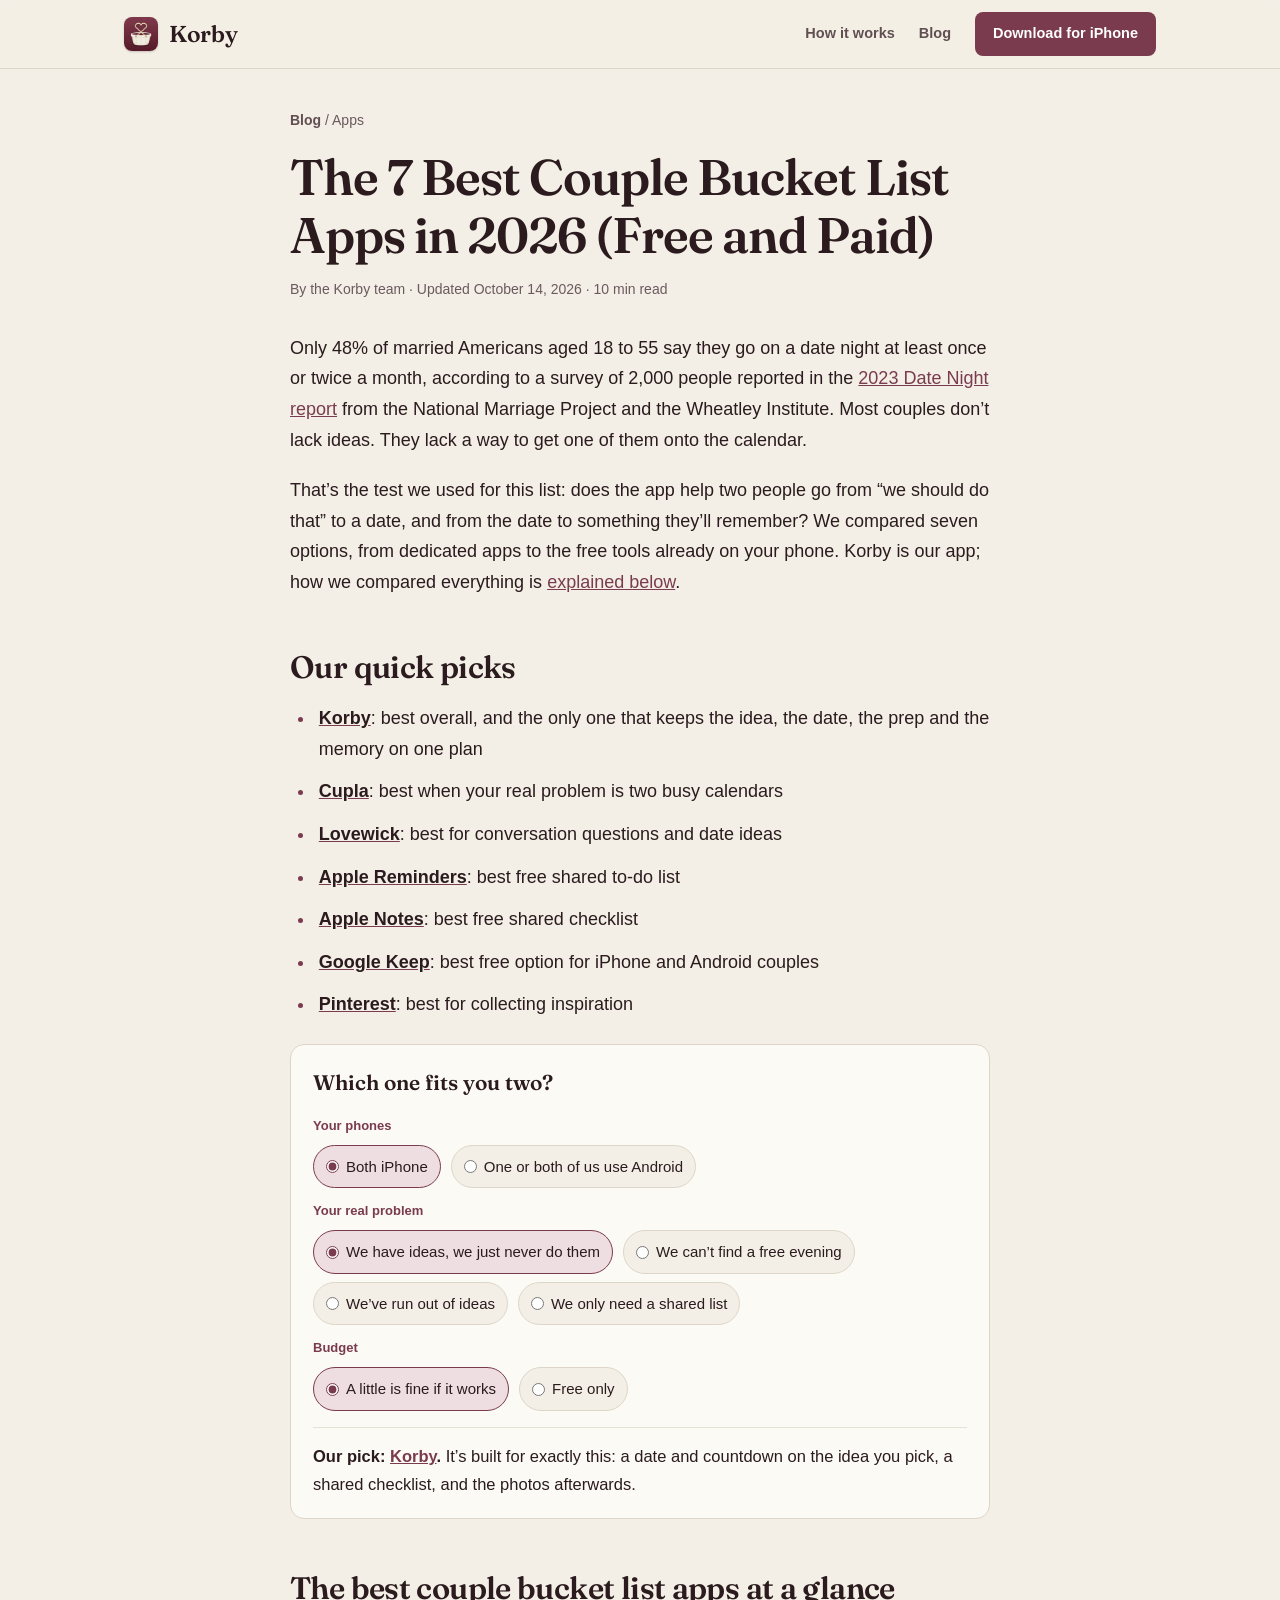
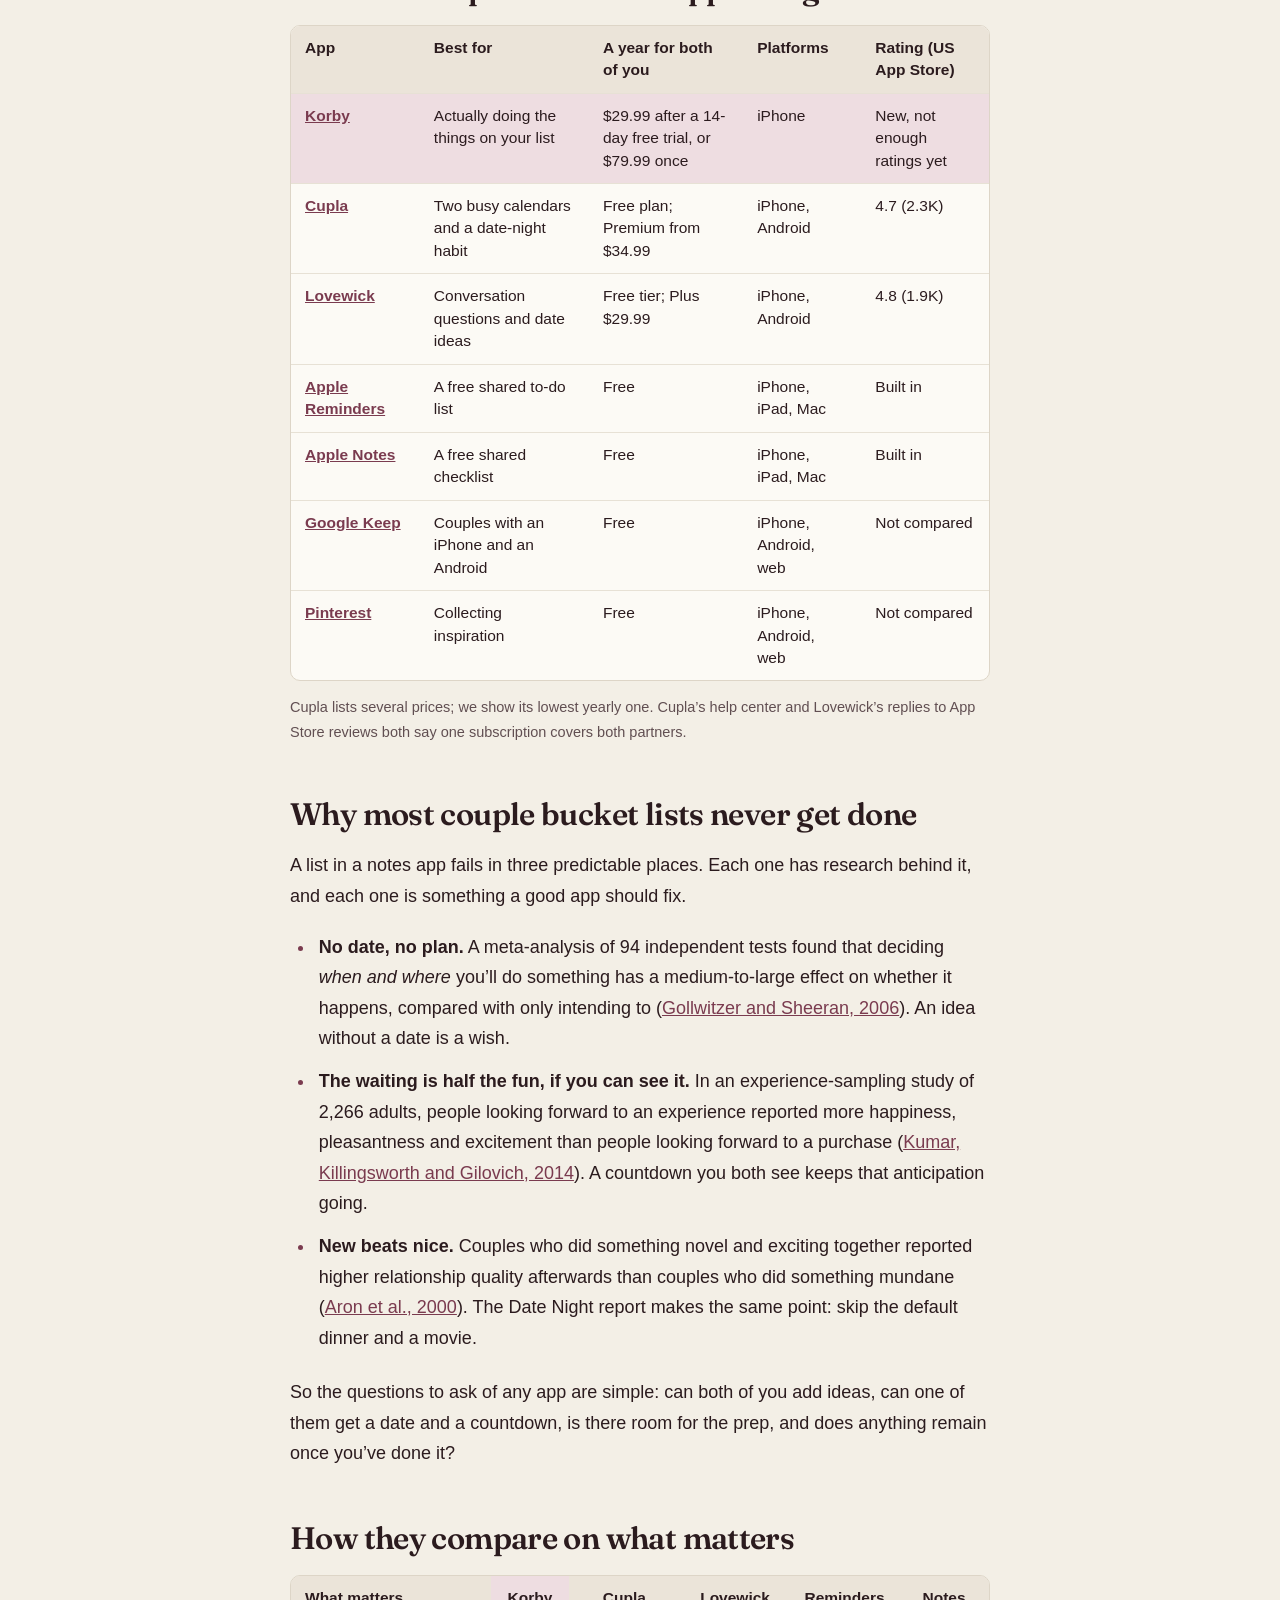
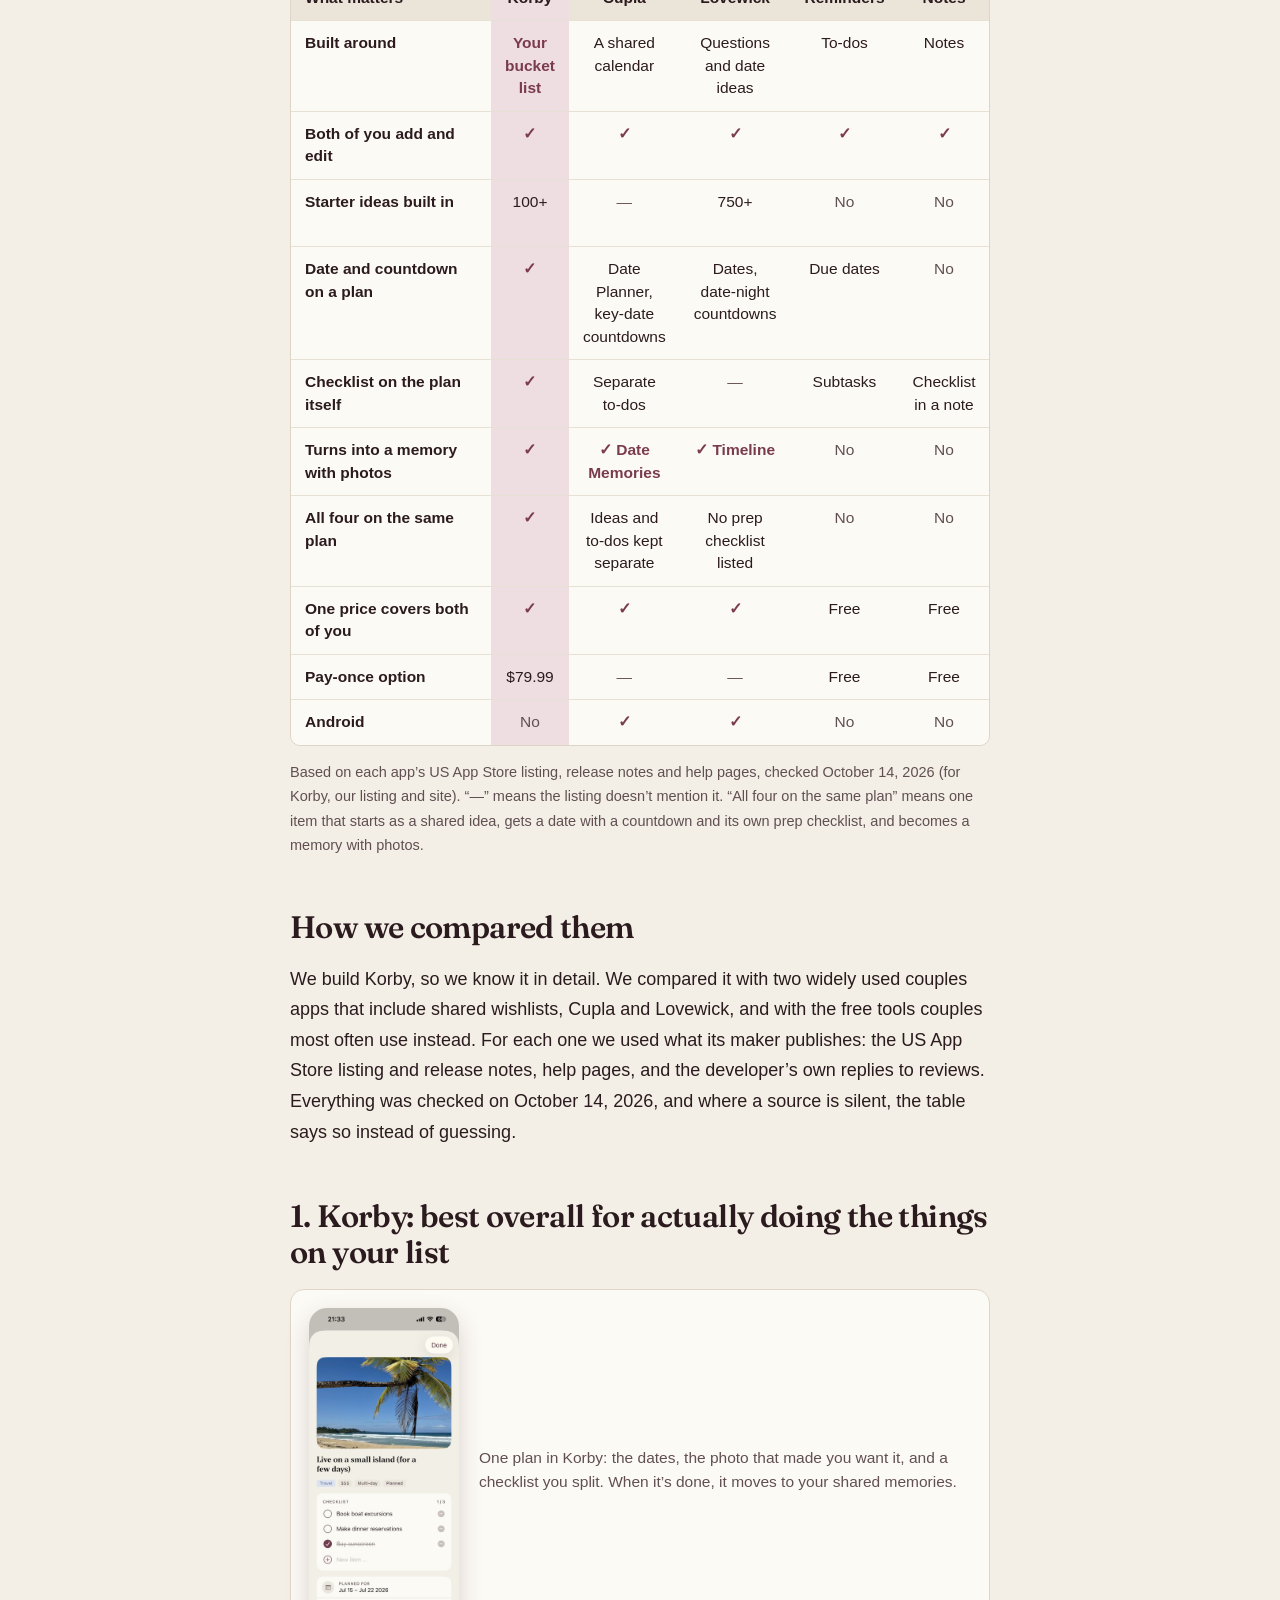
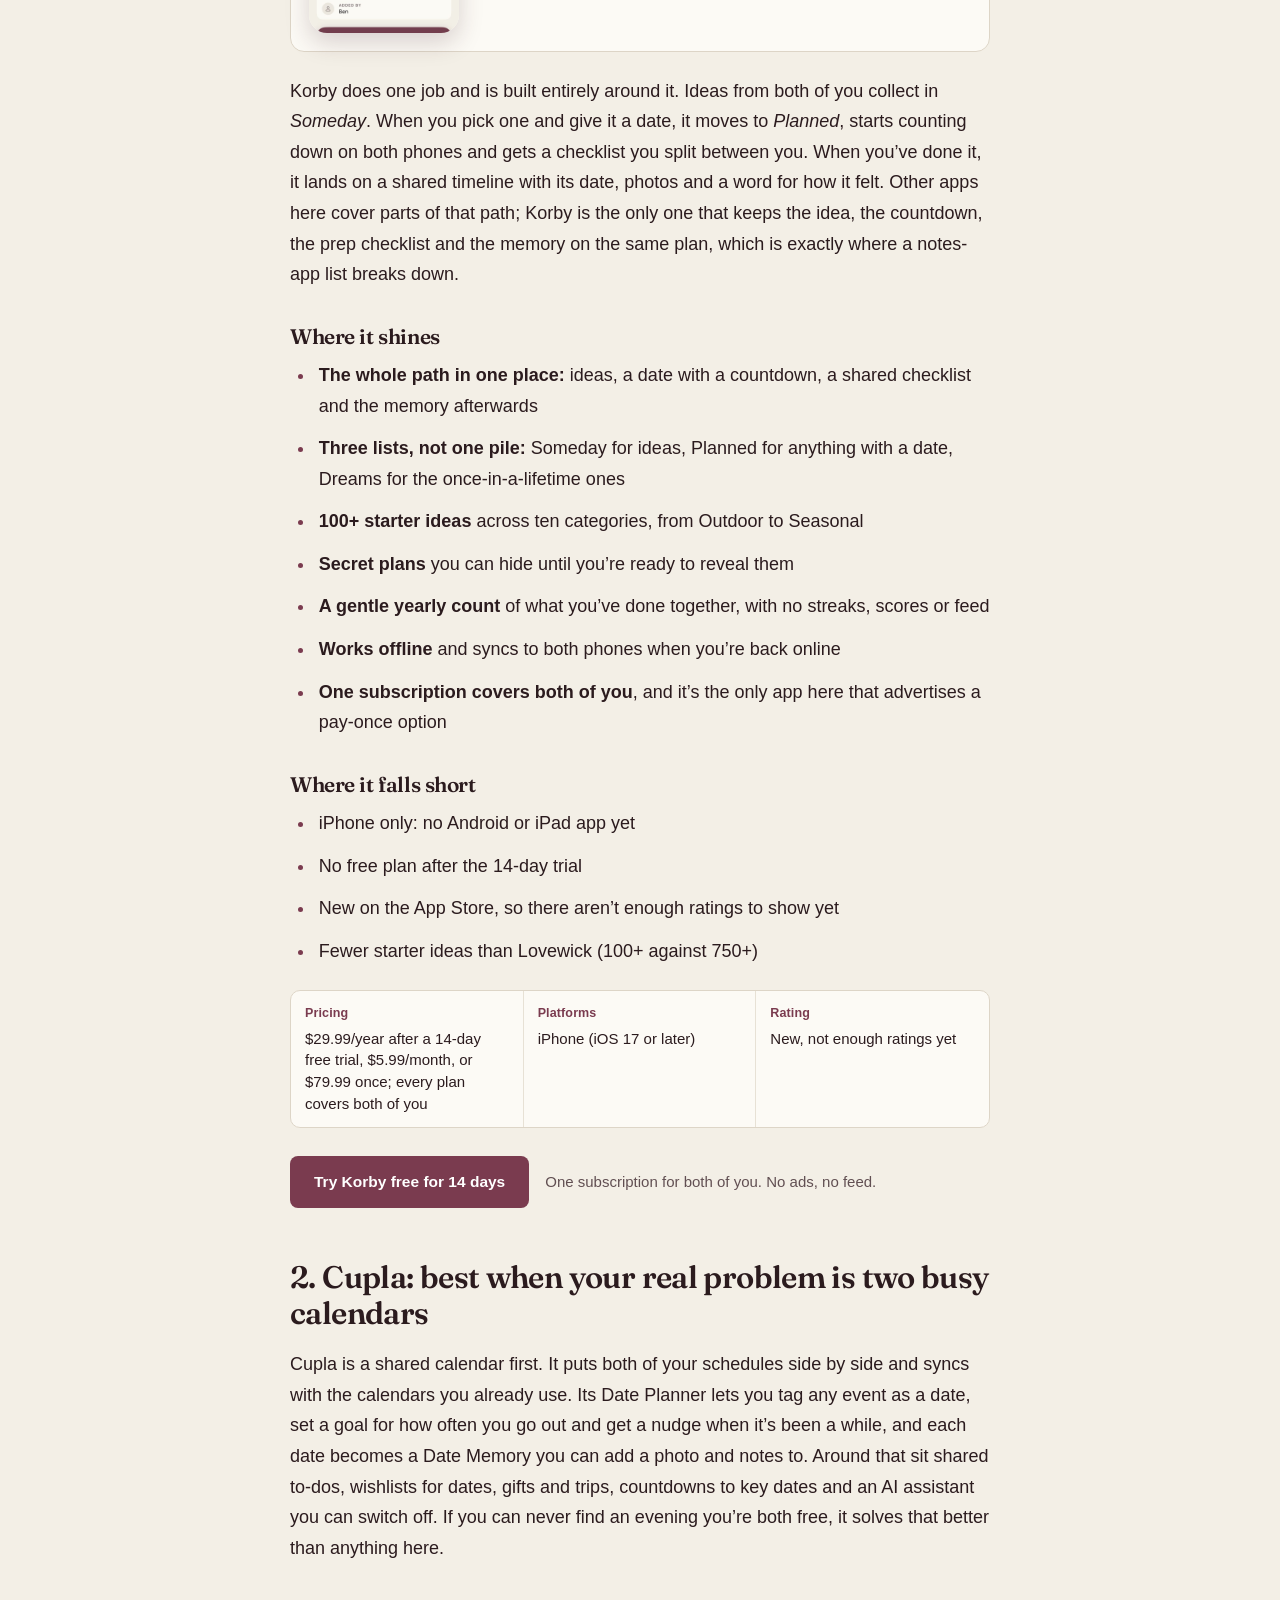
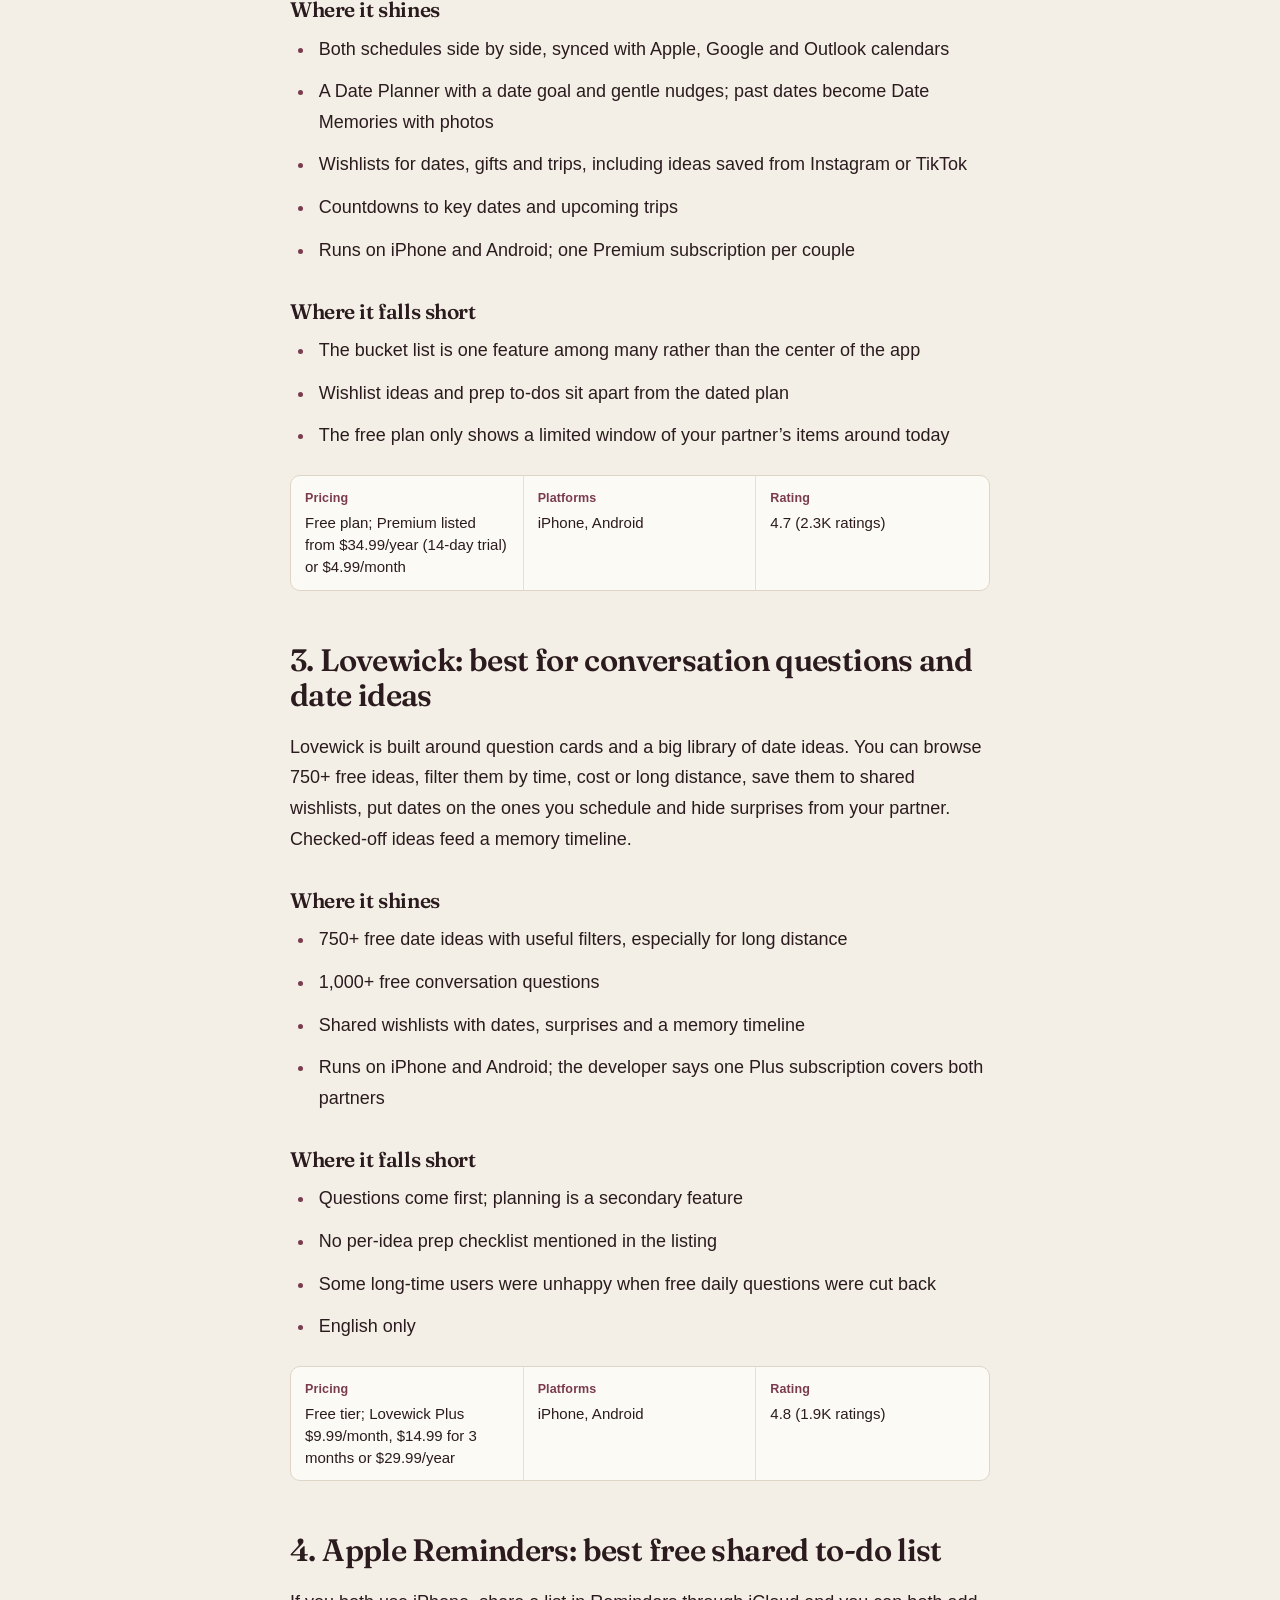
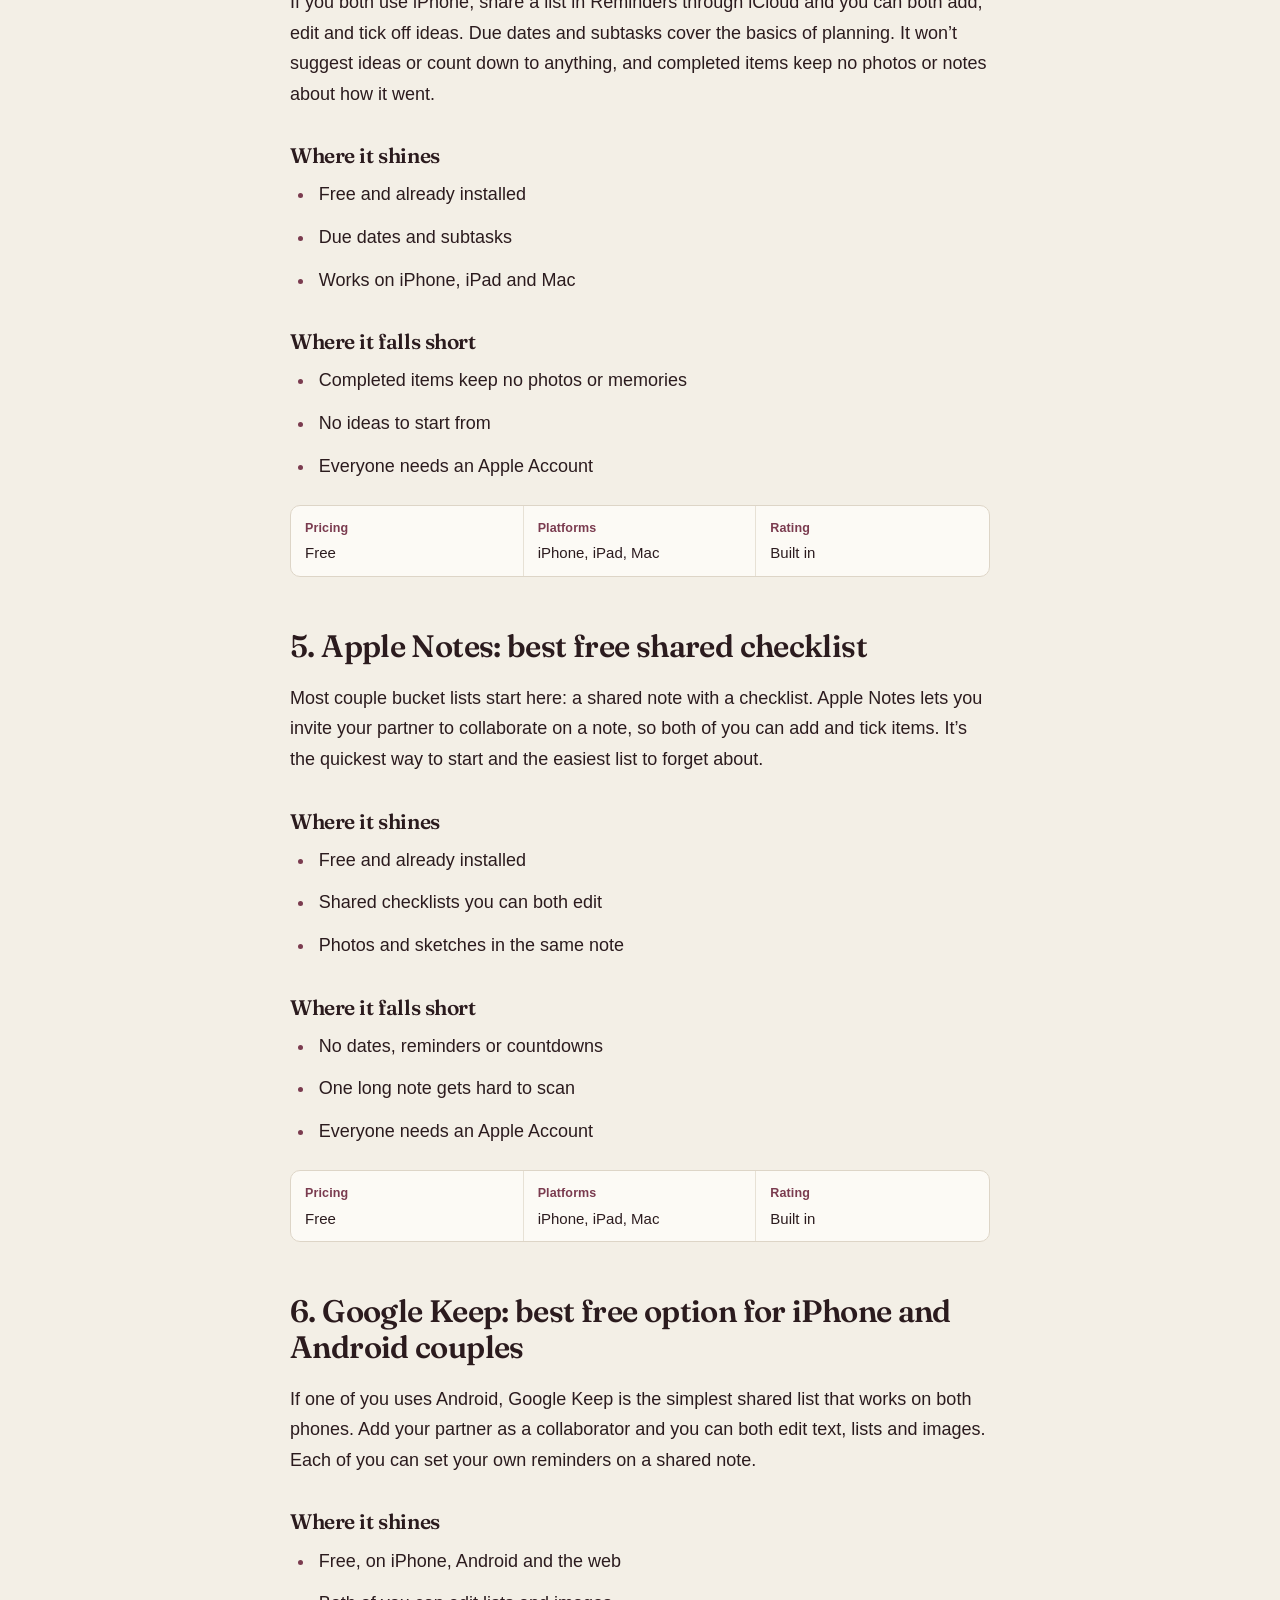
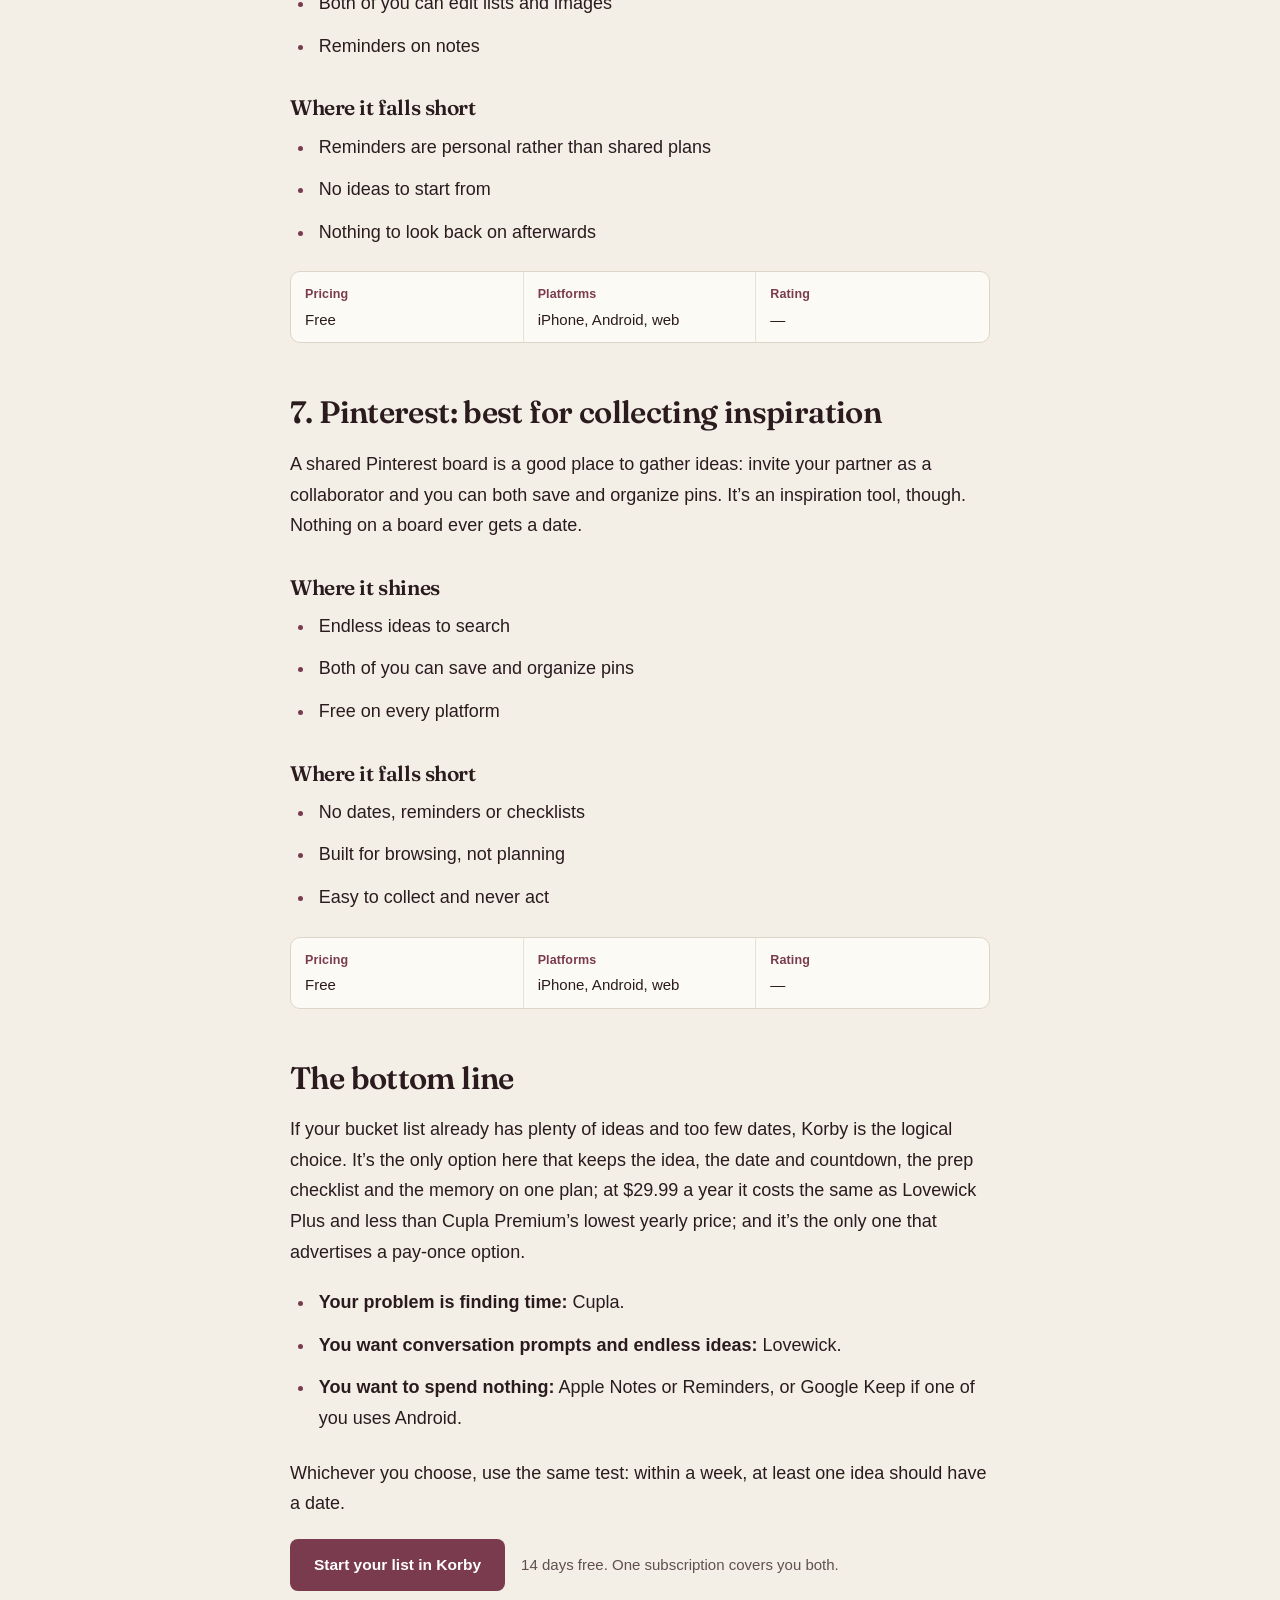
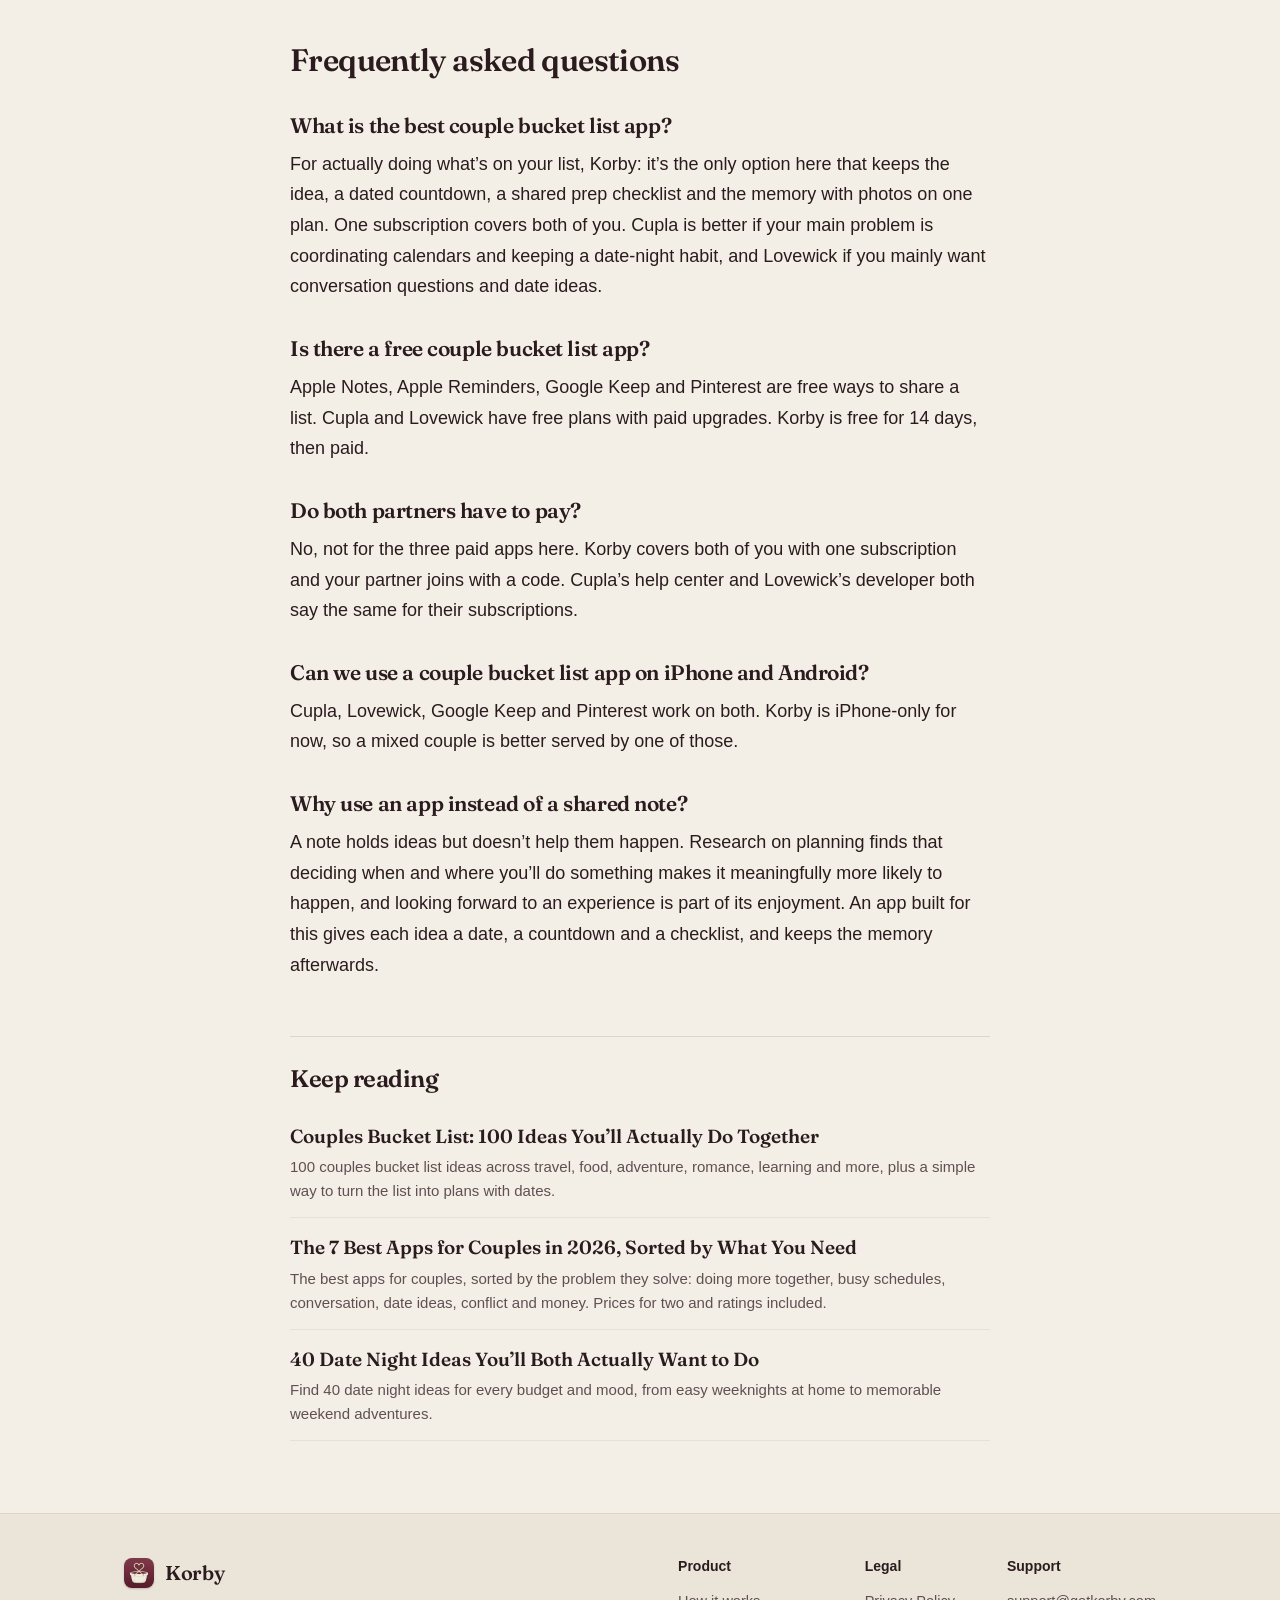
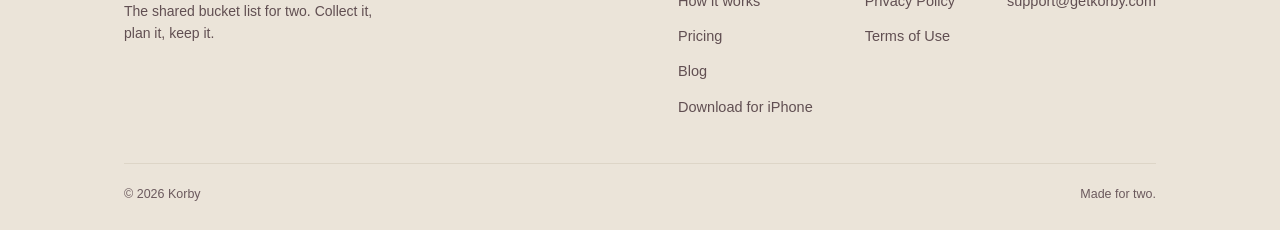
<file: couple-bucket-list-apps/index.html>
<!doctype html>
<html lang="en">
<head>
<meta charset="utf-8">
<meta name="viewport" content="width=device-width, initial-scale=1">
<title>7 Best Couple Bucket List Apps in 2026 (Free and Paid) | Korby</title>
<meta name="description" content="Most couple bucket lists stall in a notes app. We compared 7 options, from dedicated apps to free tools, on what gets ideas onto the calendar and into your memories.">
<link rel="canonical" href="https://getkorby.com/couple-bucket-list-apps/">
<meta property="og:type" content="article">
<meta property="og:title" content="The 7 Best Couple Bucket List Apps in 2026 (Free and Paid)">
<meta property="og:description" content="Most couple bucket lists stall in a notes app. We compared 7 options, from dedicated apps to free tools, on what gets ideas onto the calendar and into your memories.">
<meta property="og:url" content="https://getkorby.com/couple-bucket-list-apps/">
<meta property="og:image" content="https://getkorby.com/korby-screens-overview.jpg">
<meta property="og:site_name" content="Korby">
<meta property="article:published_time" content="2026-10-12">
<meta name="twitter:card" content="summary_large_image">
<link rel="icon" href="/favicon.ico" sizes="any">
<link rel="apple-touch-icon" href="/korby-icon-180.png">
<link rel="preconnect" href="https://fonts.googleapis.com">
<link rel="preconnect" href="https://fonts.gstatic.com" crossorigin>
<link href="https://fonts.googleapis.com/css2?family=Fraunces:opsz,wght@9..144,400;9..144,500;9..144,600;9..144,700&display=swap" rel="stylesheet">
<link rel="stylesheet" href="/blog/blog.css">
<meta name="theme-color" content="#241318">
<meta name="apple-itunes-app" content="app-id=6770281862">
<script type="application/ld+json">{"@context": "https://schema.org", "@type": "BlogPosting", "headline": "The 7 Best Couple Bucket List Apps in 2026 (Free and Paid)", "description": "Most couple bucket lists stall in a notes app. We compared 7 options, from dedicated apps to free tools, on what gets ideas onto the calendar and into your memories.", "datePublished": "2026-10-12", "dateModified": "2026-10-14", "mainEntityOfPage": "https://getkorby.com/couple-bucket-list-apps/", "url": "https://getkorby.com/couple-bucket-list-apps/", "inLanguage": "en-US", "image": "https://getkorby.com/korby-screens-overview.jpg", "keywords": "couple bucket list app, couples bucket list app, shared bucket list app, bucket list app for couples, best couple bucket list app", "author": {"@type": "Organization", "name": "Korby", "url": "https://getkorby.com/"}, "publisher": {"@type": "Organization", "name": "Korby", "url": "https://getkorby.com/", "logo": {"@type": "ImageObject", "url": "https://getkorby.com/korby-icon-180.png"}}}</script>
<script type="application/ld+json">{"@context": "https://schema.org", "@type": "BreadcrumbList", "itemListElement": [{"@type": "ListItem", "position": 1, "name": "Korby", "item": "https://getkorby.com/"}, {"@type": "ListItem", "position": 2, "name": "Blog", "item": "https://getkorby.com/blog/"}, {"@type": "ListItem", "position": 3, "name": "The 7 Best Couple Bucket List Apps in 2026 (Free and Paid)", "item": "https://getkorby.com/couple-bucket-list-apps/"}]}</script>
<script type="application/ld+json">{"@context": "https://schema.org", "@type": "FAQPage", "mainEntity": [{"@type": "Question", "name": "What is the best couple bucket list app?", "acceptedAnswer": {"@type": "Answer", "text": "For actually doing what’s on your list, Korby: it’s the only option here that keeps the idea, a dated countdown, a shared prep checklist and the memory with photos on one plan. One subscription covers both of you. Cupla is better if your main problem is coordinating calendars and keeping a date-night habit, and Lovewick if you mainly want conversation questions and date ideas."}}, {"@type": "Question", "name": "Is there a free couple bucket list app?", "acceptedAnswer": {"@type": "Answer", "text": "Apple Notes, Apple Reminders, Google Keep and Pinterest are free ways to share a list. Cupla and Lovewick have free plans with paid upgrades. Korby is free for 14 days, then paid."}}, {"@type": "Question", "name": "Do both partners have to pay?", "acceptedAnswer": {"@type": "Answer", "text": "No, not for the three paid apps here. Korby covers both of you with one subscription and your partner joins with a code. Cupla’s help center and Lovewick’s developer both say the same for their subscriptions."}}, {"@type": "Question", "name": "Can we use a couple bucket list app on iPhone and Android?", "acceptedAnswer": {"@type": "Answer", "text": "Cupla, Lovewick, Google Keep and Pinterest work on both. Korby is iPhone-only for now, so a mixed couple is better served by one of those."}}, {"@type": "Question", "name": "Why use an app instead of a shared note?", "acceptedAnswer": {"@type": "Answer", "text": "A note holds ideas but doesn’t help them happen. Research on planning finds that deciding when and where you’ll do something makes it meaningfully more likely to happen, and looking forward to an experience is part of its enjoyment. An app built for this gives each idea a date, a countdown and a checklist, and keeps the memory afterwards."}}]}</script>
</head>
<body>
<a class="skip" href="#main">Skip to content</a>
<header>
  <div class="wrap nav">
    <a class="lockup" href="/"><img src="/korby-icon-180.png" width="34" height="34" alt=""><span class="word">Korby</span></a>
    <nav class="nav-links" aria-label="Primary">
      <a class="navlink" href="/#how">How it works</a>
      <a class="navlink" href="/blog/">Blog</a>
      <a class="btn btn-primary" href="https://apps.apple.com/us/app/korby-couple-bucket-list/id6770281862">Download for iPhone</a>
    </nav>
  </div>
</header>
<main id="main" class="wrap">
<article class="post">
  <nav class="crumbs" aria-label="Breadcrumb"><a href="/blog/">Blog</a> <span aria-hidden="true">/</span> <span>Apps</span></nav>
  <h1>The 7 Best Couple Bucket List Apps in 2026 (Free and Paid)</h1>
  <p class="meta">By the Korby team · <time datetime="2026-10-14">Updated October 14, 2026</time> · 10 min read</p>
  <div class="prose">
<p>Only 48% of married Americans aged 18 to 55 say they go on a date night at least once or twice a month, according to a survey of 2,000 people reported in the <a href="https://nationalmarriageproject.org/sites/g/files/jsddwu1276/files/inline-files/NMP-DateNightReport_2023-Final-Copy.pdf">2023 Date Night report</a> from the National Marriage Project and the Wheatley Institute. Most couples don’t lack ideas. They lack a way to get one of them onto the calendar.</p>
<p>That’s the test we used for this list: does the app help two people go from “we should do that” to a date, and from the date to something they’ll remember? We compared seven options, from dedicated apps to the free tools already on your phone. Korby is our app; how we compared everything is <a href="#how-we-compared">explained below</a>.</p>
<h2 id="quick-picks">Our quick picks</h2>
<ul>
<li><a href="#korby"><strong>Korby</strong></a>: best overall, and the only one that keeps the idea, the date, the prep and the memory on one plan</li>
<li><a href="#cupla"><strong>Cupla</strong></a>: best when your real problem is two busy calendars</li>
<li><a href="#lovewick"><strong>Lovewick</strong></a>: best for conversation questions and date ideas</li>
<li><a href="#apple-reminders"><strong>Apple Reminders</strong></a>: best free shared to-do list</li>
<li><a href="#apple-notes"><strong>Apple Notes</strong></a>: best free shared checklist</li>
<li><a href="#google-keep"><strong>Google Keep</strong></a>: best free option for iPhone and Android couples</li>
<li><a href="#pinterest"><strong>Pinterest</strong></a>: best for collecting inspiration</li>
</ul>
<div class="picker" id="picker">
<p class="picker-title">Which one fits you two?</p>
<div class="picker-q"><span>Your phones</span>
<label><input type="radio" name="phones" value="ios" checked> Both iPhone</label>
<label><input type="radio" name="phones" value="mixed"> One or both of us use Android</label></div>
<div class="picker-q"><span>Your real problem</span>
<label><input type="radio" name="problem" value="doing" checked> We have ideas, we just never do them</label>
<label><input type="radio" name="problem" value="time"> We can’t find a free evening</label>
<label><input type="radio" name="problem" value="ideas"> We’ve run out of ideas</label>
<label><input type="radio" name="problem" value="list"> We only need a shared list</label></div>
<div class="picker-q"><span>Budget</span>
<label><input type="radio" name="budget" value="paid" checked> A little is fine if it works</label>
<label><input type="radio" name="budget" value="free"> Free only</label></div>
<p class="picker-result" aria-live="polite"><strong>Our pick: <a href="#korby">Korby</a>.</strong> It’s built for exactly this: a date and countdown on the idea you pick, a shared checklist, and the photos afterwards.</p>
</div>
<script>
(function(){
  var root=document.getElementById('picker'); if(!root) return;
  var out=root.querySelector('.picker-result');
  var K='<a href="#korby">Korby</a>';
  function r(pick,why,alsoName,alsoWhy){return '<strong>Our pick: '+pick+'.</strong> '+why+(alsoName?'<span class="picker-also">Also good: '+alsoName+'. '+alsoWhy+'</span>':'');}
  var R={
    'ios-doing-paid':r(K,'It’s built for exactly this: a date and countdown on the idea you pick, a shared checklist, and the photos afterwards.'),
    'ios-doing-free':r(K,'Try it free for 14 days: give one idea a date, split the prep, and see if it finally happens.','<a href="#apple-reminders">Apple Reminders</a>','Free, if you’d rather just put a due date on every idea.'),
    'ios-time-paid':r(K,'Once you find an evening, give one idea that date: it counts down on both phones and comes with a shared checklist. Pair it with a shared iCloud calendar for your schedules, which is free.','<a href="#cupla">Cupla</a>','If coordinating two calendars is the whole problem.'),
    'ios-time-free':r('<a href="#cupla">Cupla</a>','Its free plan shows both calendars side by side, with a limited window of your partner’s items.',K,'Free for 14 days, for when you want the evening you found to carry a plan, a checklist and the photos.'),
    'ios-ideas-paid':r('<a href="#lovewick">Lovewick</a>','750+ free date, intimacy and gesture ideas, plus question cards.',K,'When you want to plan the one you pick: 100+ ideas built in, and you can give any of them a date, a countdown and a checklist.'),
    'ios-ideas-free':r('<a href="#lovewick">Lovewick</a>','Its 750+ ideas are free to browse.',K,'Free for 14 days with 100+ ideas built in, plus our free <a href="/couples-bucket-list-ideas/">list of 100 couples bucket list ideas</a>.'),
    'ios-list-paid':r(K,'A shared list for both phones that grows up with you: any item can get a date, a checklist and a memory when you’re ready.','<a href="#apple-notes">Apple Notes</a>','Free, if a plain checklist is truly all you need.'),
    'ios-list-free':r('<a href="#apple-notes">Apple Notes</a>','One shared checklist, nothing to install.',K,'Free for 14 days, for when the list gets long and nothing on it happens.'),
    'mixed-doing':r('<a href="#cupla">Cupla</a>','It runs on iPhone and Android, has a free plan, and its date planner nudges you when it’s been a while. (Korby is iPhone-only for now.)'),
    'mixed-time':r('<a href="#cupla">Cupla</a>','It runs on iPhone and Android and has a free plan. (Korby is iPhone-only for now.)'),
    'mixed-ideas':r('<a href="#lovewick">Lovewick</a>','It runs on iPhone and Android. (Korby is iPhone-only for now.)'),
    'mixed-list':r('<a href="#google-keep">Google Keep</a>','It works on both of your phones for free. (Korby is iPhone-only for now.)')
  };
  function val(n){var e=root.querySelector('input[name="'+n+'"]:checked');return e?e.value:'';}
  function pick(){
    var p=val('phones'),q=val('problem'),b=val('budget');
    out.innerHTML=R[p==='mixed'?'mixed-'+q:'ios-'+q+'-'+b];
  }
  root.addEventListener('change',pick); pick();
})();
</script>

<h2 id="at-a-glance">The best couple bucket list apps at a glance</h2>
<div class="table-scroll"><table>
<thead><tr><th>App</th><th>Best for</th><th>A year for both of you</th><th>Platforms</th><th>Rating (US App Store)</th></tr></thead>
<tbody>
<tr class="pick"><td><a href="#korby">Korby</a></td><td>Actually doing the things on your list</td><td>$29.99 after a 14-day free trial, or $79.99 once</td><td>iPhone</td><td>New, not enough ratings yet</td></tr>
<tr><td><a href="#cupla">Cupla</a></td><td>Two busy calendars and a date-night habit</td><td>Free plan; Premium from $34.99</td><td>iPhone, Android</td><td>4.7 (2.3K)</td></tr>
<tr><td><a href="#lovewick">Lovewick</a></td><td>Conversation questions and date ideas</td><td>Free tier; Plus $29.99</td><td>iPhone, Android</td><td>4.8 (1.9K)</td></tr>
<tr><td><a href="#apple-reminders">Apple Reminders</a></td><td>A free shared to-do list</td><td>Free</td><td>iPhone, iPad, Mac</td><td>Built in</td></tr>
<tr><td><a href="#apple-notes">Apple Notes</a></td><td>A free shared checklist</td><td>Free</td><td>iPhone, iPad, Mac</td><td>Built in</td></tr>
<tr><td><a href="#google-keep">Google Keep</a></td><td>Couples with an iPhone and an Android</td><td>Free</td><td>iPhone, Android, web</td><td>Not compared</td></tr>
<tr><td><a href="#pinterest">Pinterest</a></td><td>Collecting inspiration</td><td>Free</td><td>iPhone, Android, web</td><td>Not compared</td></tr>
</tbody></table></div>
<p class="table-note">Cupla lists several prices; we show its lowest yearly one. Cupla’s help center and Lovewick’s replies to App Store reviews both say one subscription covers both partners.</p>

<h2 id="why-lists-stall">Why most couple bucket lists never get done</h2>
<p>A list in a notes app fails in three predictable places. Each one has research behind it, and each one is something a good app should fix.</p>
<ul>
<li><strong>No date, no plan.</strong> A meta-analysis of 94 independent tests found that deciding <em>when and where</em> you’ll do something has a medium-to-large effect on whether it happens, compared with only intending to (<a href="https://cancercontrol.cancer.gov/sites/default/files/2020-06/goal_intent_attain.pdf">Gollwitzer and Sheeran, 2006</a>). An idea without a date is a wish.</li>
<li><strong>The waiting is half the fun, if you can see it.</strong> In an experience-sampling study of 2,266 adults, people looking forward to an experience reported more happiness, pleasantness and excitement than people looking forward to a purchase (<a href="https://journals.sagepub.com/doi/abs/10.1177/0956797614546556">Kumar, Killingsworth and Gilovich, 2014</a>). A countdown you both see keeps that anticipation going.</li>
<li><strong>New beats nice.</strong> Couples who did something novel and exciting together reported higher relationship quality afterwards than couples who did something mundane (<a href="https://files.blogs.baruch.cuny.edu/wp-content/blogs.dir/7309/files/2019/11/Aron_Norman_Aron_McKenna_Heyman_2000.pdf">Aron et al., 2000</a>). The Date Night report makes the same point: skip the default dinner and a movie.</li>
</ul>
<p>So the questions to ask of any app are simple: can both of you add ideas, can one of them get a date and a countdown, is there room for the prep, and does anything remain once you’ve done it?</p>
<h2 id="comparison">How they compare on what matters</h2>
<div class="table-scroll"><table class="matrix">
<thead><tr><th>What matters</th><th>Korby</th><th>Cupla</th><th>Lovewick</th><th>Reminders</th><th>Notes</th><th>Keep</th><th>Pinterest</th></tr></thead>
<tbody><tr><td>Built around</td><td class="y">Your bucket list</td><td>A shared calendar</td><td>Questions and date ideas</td><td>To-dos</td><td>Notes</td><td>Notes</td><td>Inspiration</td></tr><tr><td>Both of you add and edit</td><td class="y">✓</td><td class="y">✓</td><td class="y">✓</td><td class="y">✓</td><td class="y">✓</td><td class="y">✓</td><td class="y">✓</td></tr><tr><td>Starter ideas built in</td><td>100+</td><td class="d">—</td><td>750+</td><td class="n">No</td><td class="n">No</td><td class="n">No</td><td>Search pins</td></tr><tr><td>Date and countdown on a plan</td><td class="y">✓</td><td>Date Planner, key-date countdowns</td><td>Dates, date-night countdowns</td><td>Due dates</td><td class="n">No</td><td>Reminders</td><td class="n">No</td></tr><tr><td>Checklist on the plan itself</td><td class="y">✓</td><td>Separate to-dos</td><td class="d">—</td><td>Subtasks</td><td>Checklist in a note</td><td>Checklist in a note</td><td class="n">No</td></tr><tr><td>Turns into a memory with photos</td><td class="y">✓</td><td class="y">✓ Date Memories</td><td class="y">✓ Timeline</td><td class="n">No</td><td class="n">No</td><td class="n">No</td><td class="n">No</td></tr><tr><td>All four on the same plan</td><td class="y">✓</td><td>Ideas and to-dos kept separate</td><td>No prep checklist listed</td><td class="n">No</td><td class="n">No</td><td class="n">No</td><td class="n">No</td></tr><tr><td>One price covers both of you</td><td class="y">✓</td><td class="y">✓</td><td class="y">✓</td><td>Free</td><td>Free</td><td>Free</td><td>Free</td></tr><tr><td>Pay-once option</td><td>$79.99</td><td class="d">—</td><td class="d">—</td><td>Free</td><td>Free</td><td>Free</td><td>Free</td></tr><tr><td>Android</td><td class="n">No</td><td class="y">✓</td><td class="y">✓</td><td class="n">No</td><td class="n">No</td><td class="y">✓</td><td class="y">✓</td></tr></tbody></table></div>
<p class="table-note">Based on each app’s US App Store listing, release notes and help pages, checked October 14, 2026 (for Korby, our listing and site). “—” means the listing doesn’t mention it. “All four on the same plan” means one item that starts as a shared idea, gets a date with a countdown and its own prep checklist, and becomes a memory with photos.</p>

<h2 id="how-we-compared">How we compared them</h2>
<p>We build Korby, so we know it in detail. We compared it with two widely used couples apps that include shared wishlists, Cupla and Lovewick, and with the free tools couples most often use instead. For each one we used what its maker publishes: the US App Store listing and release notes, help pages, and the developer’s own replies to reviews. Everything was checked on October 14, 2026, and where a source is silent, the table says so instead of guessing.</p>
<h2 id="korby">1. Korby: best overall for actually doing the things on your list</h2>
<figure class="shot"><img src="/item_detail_checklist.jpg" alt="A Korby plan with dates, tags and a shared three-item checklist" width="760" height="1647" loading="lazy" decoding="async"><figcaption>One plan in Korby: the dates, the photo that made you want it, and a checklist you split. When it’s done, it moves to your shared memories.</figcaption></figure>
<p>Korby does one job and is built entirely around it. Ideas from both of you collect in <em>Someday</em>. When you pick one and give it a date, it moves to <em>Planned</em>, starts counting down on both phones and gets a checklist you split between you. When you’ve done it, it lands on a shared timeline with its date, photos and a word for how it felt. Other apps here cover parts of that path; Korby is the only one that keeps the idea, the countdown, the prep checklist and the memory on the same plan, which is exactly where a notes-app list breaks down.</p>
<h3>Where it shines</h3><ul><li><strong>The whole path in one place:</strong> ideas, a date with a countdown, a shared checklist and the memory afterwards</li><li><strong>Three lists, not one pile:</strong> Someday for ideas, Planned for anything with a date, Dreams for the once-in-a-lifetime ones</li><li><strong>100+ starter ideas</strong> across ten categories, from Outdoor to Seasonal</li><li><strong>Secret plans</strong> you can hide until you’re ready to reveal them</li><li><strong>A gentle yearly count</strong> of what you’ve done together, with no streaks, scores or feed</li><li><strong>Works offline</strong> and syncs to both phones when you’re back online</li><li><strong>One subscription covers both of you</strong>, and it’s the only app here that advertises a pay-once option</li></ul>
<h3>Where it falls short</h3><ul><li>iPhone only: no Android or iPad app yet</li><li>No free plan after the 14-day trial</li><li>New on the App Store, so there aren’t enough ratings to show yet</li><li>Fewer starter ideas than Lovewick (100+ against 750+)</li></ul>
<dl class="app-meta"><div><dt>Pricing</dt><dd>$29.99/year after a 14-day free trial, $5.99/month, or $79.99 once; every plan covers both of you</dd></div><div><dt>Platforms</dt><dd>iPhone (iOS 17 or later)</dd></div><div><dt>Rating</dt><dd>New, not enough ratings yet</dd></div></dl>
<p class="inline-cta"><a class="btn btn-primary" href="https://apps.apple.com/us/app/korby-couple-bucket-list/id6770281862">Try Korby free for 14 days</a><span>One subscription for both of you. No ads, no feed.</span></p>
<h2 id="cupla">2. Cupla: best when your real problem is two busy calendars</h2>
<p>Cupla is a shared calendar first. It puts both of your schedules side by side and syncs with the calendars you already use. Its Date Planner lets you tag any event as a date, set a goal for how often you go out and get a nudge when it’s been a while, and each date becomes a Date Memory you can add a photo and notes to. Around that sit shared to-dos, wishlists for dates, gifts and trips, countdowns to key dates and an AI assistant you can switch off. If you can never find an evening you’re both free, it solves that better than anything here.</p>
<h3>Where it shines</h3><ul><li>Both schedules side by side, synced with Apple, Google and Outlook calendars</li><li>A Date Planner with a date goal and gentle nudges; past dates become Date Memories with photos</li><li>Wishlists for dates, gifts and trips, including ideas saved from Instagram or TikTok</li><li>Countdowns to key dates and upcoming trips</li><li>Runs on iPhone and Android; one Premium subscription per couple</li></ul>
<h3>Where it falls short</h3><ul><li>The bucket list is one feature among many rather than the center of the app</li><li>Wishlist ideas and prep to-dos sit apart from the dated plan</li><li>The free plan only shows a limited window of your partner’s items around today</li></ul>
<dl class="app-meta"><div><dt>Pricing</dt><dd>Free plan; Premium listed from $34.99/year (14-day trial) or $4.99/month</dd></div><div><dt>Platforms</dt><dd>iPhone, Android</dd></div><div><dt>Rating</dt><dd>4.7 (2.3K ratings)</dd></div></dl>

<h2 id="lovewick">3. Lovewick: best for conversation questions and date ideas</h2>
<p>Lovewick is built around question cards and a big library of date ideas. You can browse 750+ free ideas, filter them by time, cost or long distance, save them to shared wishlists, put dates on the ones you schedule and hide surprises from your partner. Checked-off ideas feed a memory timeline.</p>
<h3>Where it shines</h3><ul><li>750+ free date ideas with useful filters, especially for long distance</li><li>1,000+ free conversation questions</li><li>Shared wishlists with dates, surprises and a memory timeline</li><li>Runs on iPhone and Android; the developer says one Plus subscription covers both partners</li></ul>
<h3>Where it falls short</h3><ul><li>Questions come first; planning is a secondary feature</li><li>No per-idea prep checklist mentioned in the listing</li><li>Some long-time users were unhappy when free daily questions were cut back</li><li>English only</li></ul>
<dl class="app-meta"><div><dt>Pricing</dt><dd>Free tier; Lovewick Plus $9.99/month, $14.99 for 3 months or $29.99/year</dd></div><div><dt>Platforms</dt><dd>iPhone, Android</dd></div><div><dt>Rating</dt><dd>4.8 (1.9K ratings)</dd></div></dl>

<h2 id="apple-reminders">4. Apple Reminders: best free shared to-do list</h2>
<p>If you both use iPhone, share a list in Reminders through iCloud and you can both add, edit and tick off ideas. Due dates and subtasks cover the basics of planning. It won’t suggest ideas or count down to anything, and completed items keep no photos or notes about how it went.</p>
<h3>Where it shines</h3><ul><li>Free and already installed</li><li>Due dates and subtasks</li><li>Works on iPhone, iPad and Mac</li></ul>
<h3>Where it falls short</h3><ul><li>Completed items keep no photos or memories</li><li>No ideas to start from</li><li>Everyone needs an Apple Account</li></ul>
<dl class="app-meta"><div><dt>Pricing</dt><dd>Free</dd></div><div><dt>Platforms</dt><dd>iPhone, iPad, Mac</dd></div><div><dt>Rating</dt><dd>Built in</dd></div></dl>

<h2 id="apple-notes">5. Apple Notes: best free shared checklist</h2>
<p>Most couple bucket lists start here: a shared note with a checklist. Apple Notes lets you invite your partner to collaborate on a note, so both of you can add and tick items. It’s the quickest way to start and the easiest list to forget about.</p>
<h3>Where it shines</h3><ul><li>Free and already installed</li><li>Shared checklists you can both edit</li><li>Photos and sketches in the same note</li></ul>
<h3>Where it falls short</h3><ul><li>No dates, reminders or countdowns</li><li>One long note gets hard to scan</li><li>Everyone needs an Apple Account</li></ul>
<dl class="app-meta"><div><dt>Pricing</dt><dd>Free</dd></div><div><dt>Platforms</dt><dd>iPhone, iPad, Mac</dd></div><div><dt>Rating</dt><dd>Built in</dd></div></dl>

<h2 id="google-keep">6. Google Keep: best free option for iPhone and Android couples</h2>
<p>If one of you uses Android, Google Keep is the simplest shared list that works on both phones. Add your partner as a collaborator and you can both edit text, lists and images. Each of you can set your own reminders on a shared note.</p>
<h3>Where it shines</h3><ul><li>Free, on iPhone, Android and the web</li><li>Both of you can edit lists and images</li><li>Reminders on notes</li></ul>
<h3>Where it falls short</h3><ul><li>Reminders are personal rather than shared plans</li><li>No ideas to start from</li><li>Nothing to look back on afterwards</li></ul>
<dl class="app-meta"><div><dt>Pricing</dt><dd>Free</dd></div><div><dt>Platforms</dt><dd>iPhone, Android, web</dd></div><div><dt>Rating</dt><dd>—</dd></div></dl>

<h2 id="pinterest">7. Pinterest: best for collecting inspiration</h2>
<p>A shared Pinterest board is a good place to gather ideas: invite your partner as a collaborator and you can both save and organize pins. It’s an inspiration tool, though. Nothing on a board ever gets a date.</p>
<h3>Where it shines</h3><ul><li>Endless ideas to search</li><li>Both of you can save and organize pins</li><li>Free on every platform</li></ul>
<h3>Where it falls short</h3><ul><li>No dates, reminders or checklists</li><li>Built for browsing, not planning</li><li>Easy to collect and never act</li></ul>
<dl class="app-meta"><div><dt>Pricing</dt><dd>Free</dd></div><div><dt>Platforms</dt><dd>iPhone, Android, web</dd></div><div><dt>Rating</dt><dd>—</dd></div></dl>

<h2 id="verdict">The bottom line</h2>
<p>If your bucket list already has plenty of ideas and too few dates, Korby is the logical choice. It’s the only option here that keeps the idea, the date and countdown, the prep checklist and the memory on one plan; at $29.99 a year it costs the same as Lovewick Plus and less than Cupla Premium’s lowest yearly price; and it’s the only one that advertises a pay-once option.</p>
<ul>
<li><strong>Your problem is finding time:</strong> Cupla.</li>
<li><strong>You want conversation prompts and endless ideas:</strong> Lovewick.</li>
<li><strong>You want to spend nothing:</strong> Apple Notes or Reminders, or Google Keep if one of you uses Android.</li>
</ul>
<p>Whichever you choose, use the same test: within a week, at least one idea should have a date.</p>
<p class="inline-cta"><a class="btn btn-primary" href="https://apps.apple.com/us/app/korby-couple-bucket-list/id6770281862">Start your list in Korby</a><span>14 days free. One subscription covers you both.</span></p>
<h2 id="faq">Frequently asked questions</h2><h3>What is the best couple bucket list app?</h3><p>For actually doing what’s on your list, Korby: it’s the only option here that keeps the idea, a dated countdown, a shared prep checklist and the memory with photos on one plan. One subscription covers both of you. Cupla is better if your main problem is coordinating calendars and keeping a date-night habit, and Lovewick if you mainly want conversation questions and date ideas.</p><h3>Is there a free couple bucket list app?</h3><p>Apple Notes, Apple Reminders, Google Keep and Pinterest are free ways to share a list. Cupla and Lovewick have free plans with paid upgrades. Korby is free for 14 days, then paid.</p><h3>Do both partners have to pay?</h3><p>No, not for the three paid apps here. Korby covers both of you with one subscription and your partner joins with a code. Cupla’s help center and Lovewick’s developer both say the same for their subscriptions.</p><h3>Can we use a couple bucket list app on iPhone and Android?</h3><p>Cupla, Lovewick, Google Keep and Pinterest work on both. Korby is iPhone-only for now, so a mixed couple is better served by one of those.</p><h3>Why use an app instead of a shared note?</h3><p>A note holds ideas but doesn’t help them happen. Research on planning finds that deciding when and where you’ll do something makes it meaningfully more likely to happen, and looking forward to an experience is part of its enjoyment. An app built for this gives each idea a date, a countdown and a checklist, and keeps the memory afterwards.</p>

  </div>
  <section class="related" aria-label="Related guides"><h2>Keep reading</h2><ul><li><a href="/couples-bucket-list-ideas/">Couples Bucket List: 100 Ideas You’ll Actually Do Together</a><span>100 couples bucket list ideas across travel, food, adventure, romance, learning and more, plus a simple way to turn the list into plans with dates.</span></li><li><a href="/best-apps-for-couples/">The 7 Best Apps for Couples in 2026, Sorted by What You Need</a><span>The best apps for couples, sorted by the problem they solve: doing more together, busy schedules, conversation, date ideas, conflict and money. Prices for two and ratings included.</span></li><li><a href="/date-night-ideas/">40 Date Night Ideas You’ll Both Actually Want to Do</a><span>Find 40 date night ideas for every budget and mood, from easy weeknights at home to memorable weekend adventures.</span></li></ul></section>
</article>
</main>
<footer>
  <div class="wrap">
    <div class="foot-grid">
      <div class="foot-brand">
        <a class="lockup" href="/"><img src="/korby-icon-180.png" width="30" height="30" alt=""><span class="word">Korby</span></a>
        <p>The shared bucket list for two. Collect it, plan it, keep it.</p>
      </div>
      <div class="foot-cols">
        <div class="foot-col"><h3>Product</h3>
          <a href="/#how">How it works</a><a href="/#pricing">Pricing</a><a href="/blog/">Blog</a>
          <a href="https://apps.apple.com/us/app/korby-couple-bucket-list/id6770281862">Download for iPhone</a></div>
        <div class="foot-col"><h3>Legal</h3>
          <a href="/privacy.html">Privacy Policy</a><a href="/terms.html">Terms of Use</a></div>
        <div class="foot-col"><h3>Support</h3>
          <a href="mailto:support@getkorby.com">support@getkorby.com</a></div>
      </div>
    </div>
    <div class="foot-base"><span>&copy; 2026 Korby</span><span>Made for two.</span></div>
  </div>
</footer>
</body>
</html>
</file>
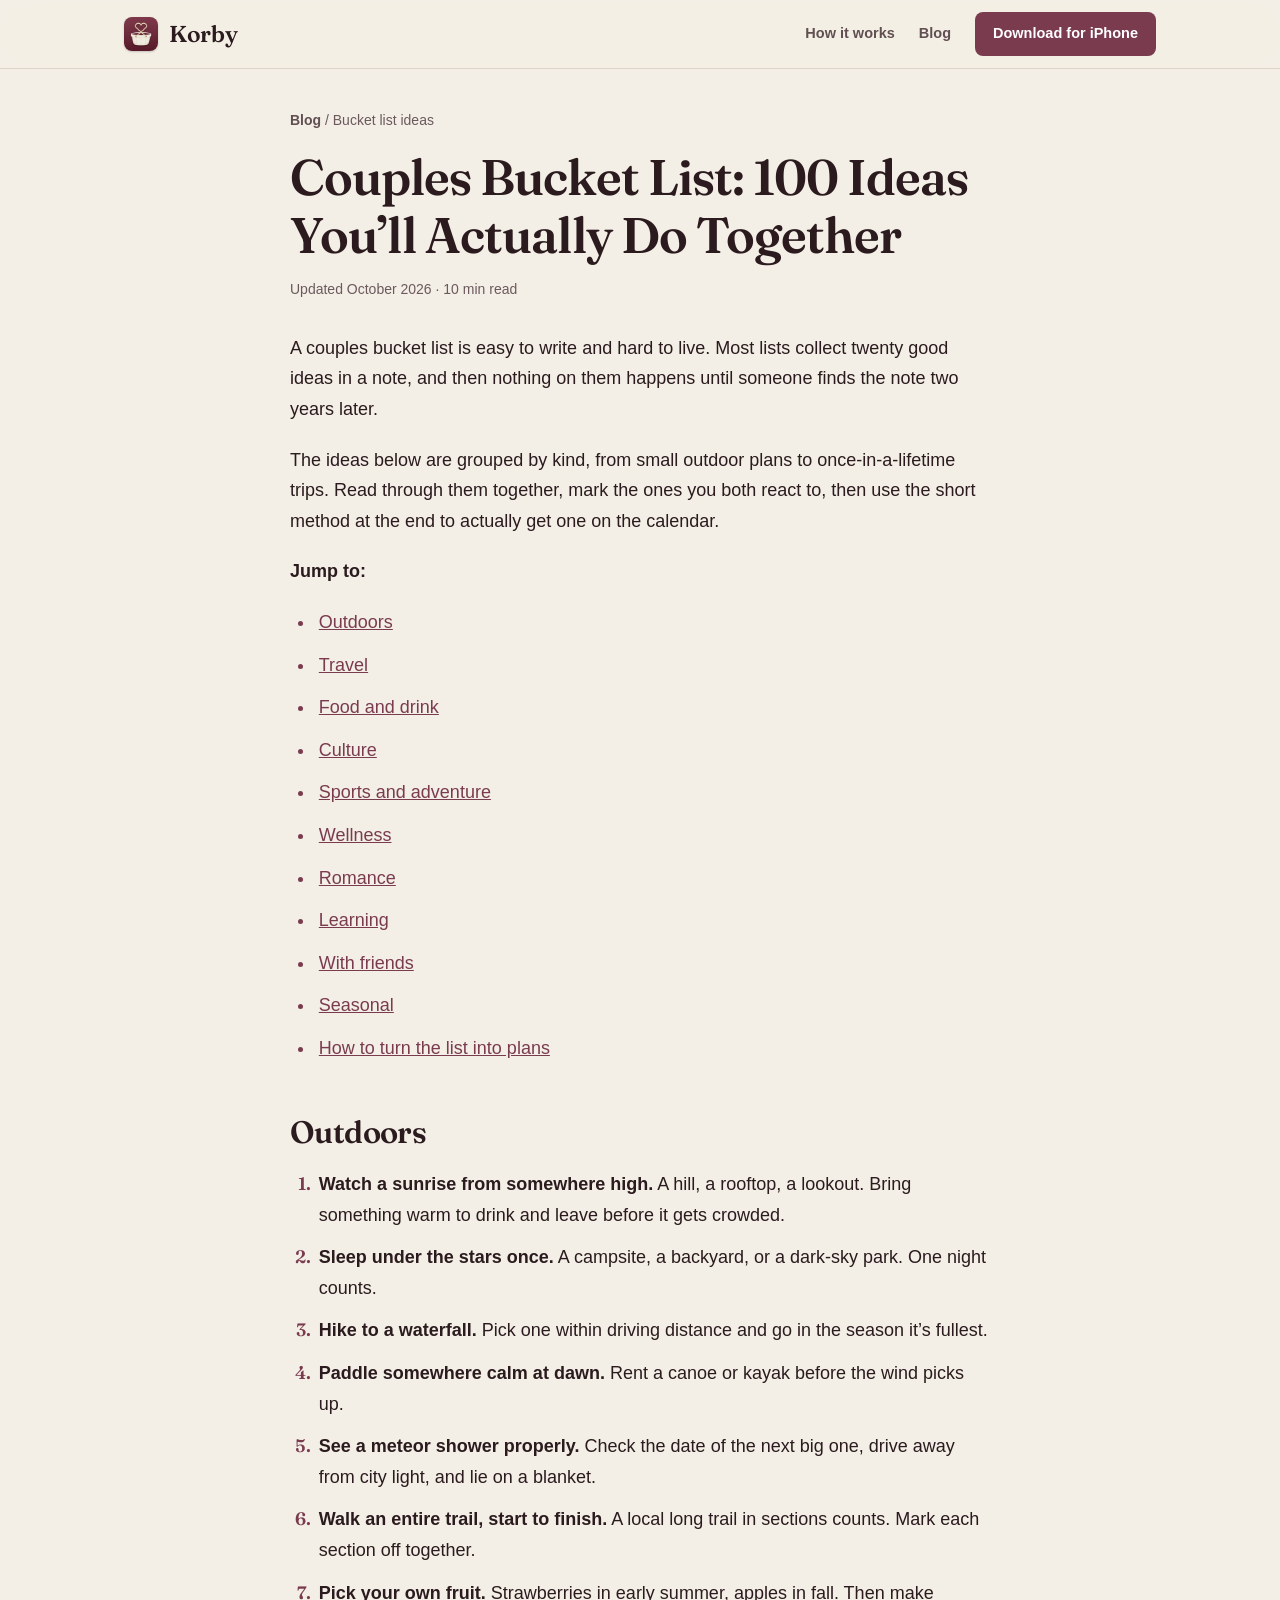
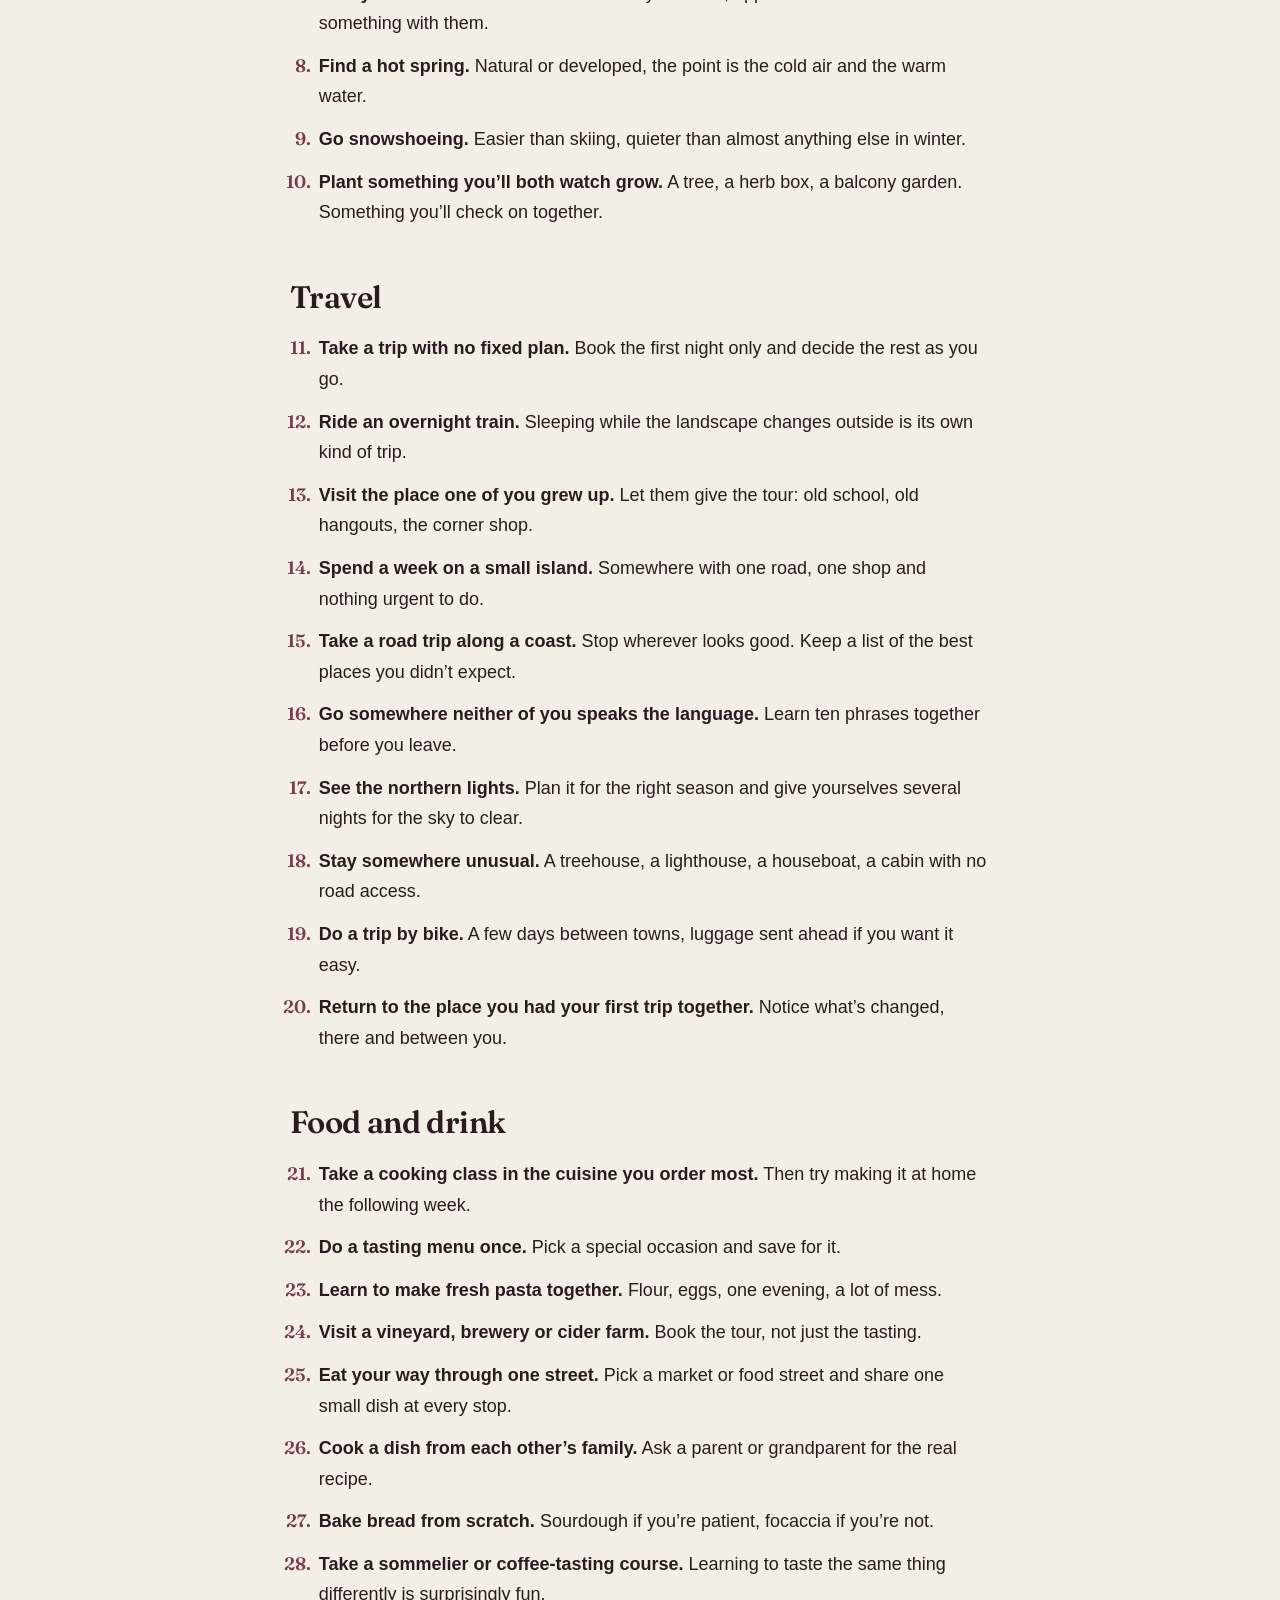
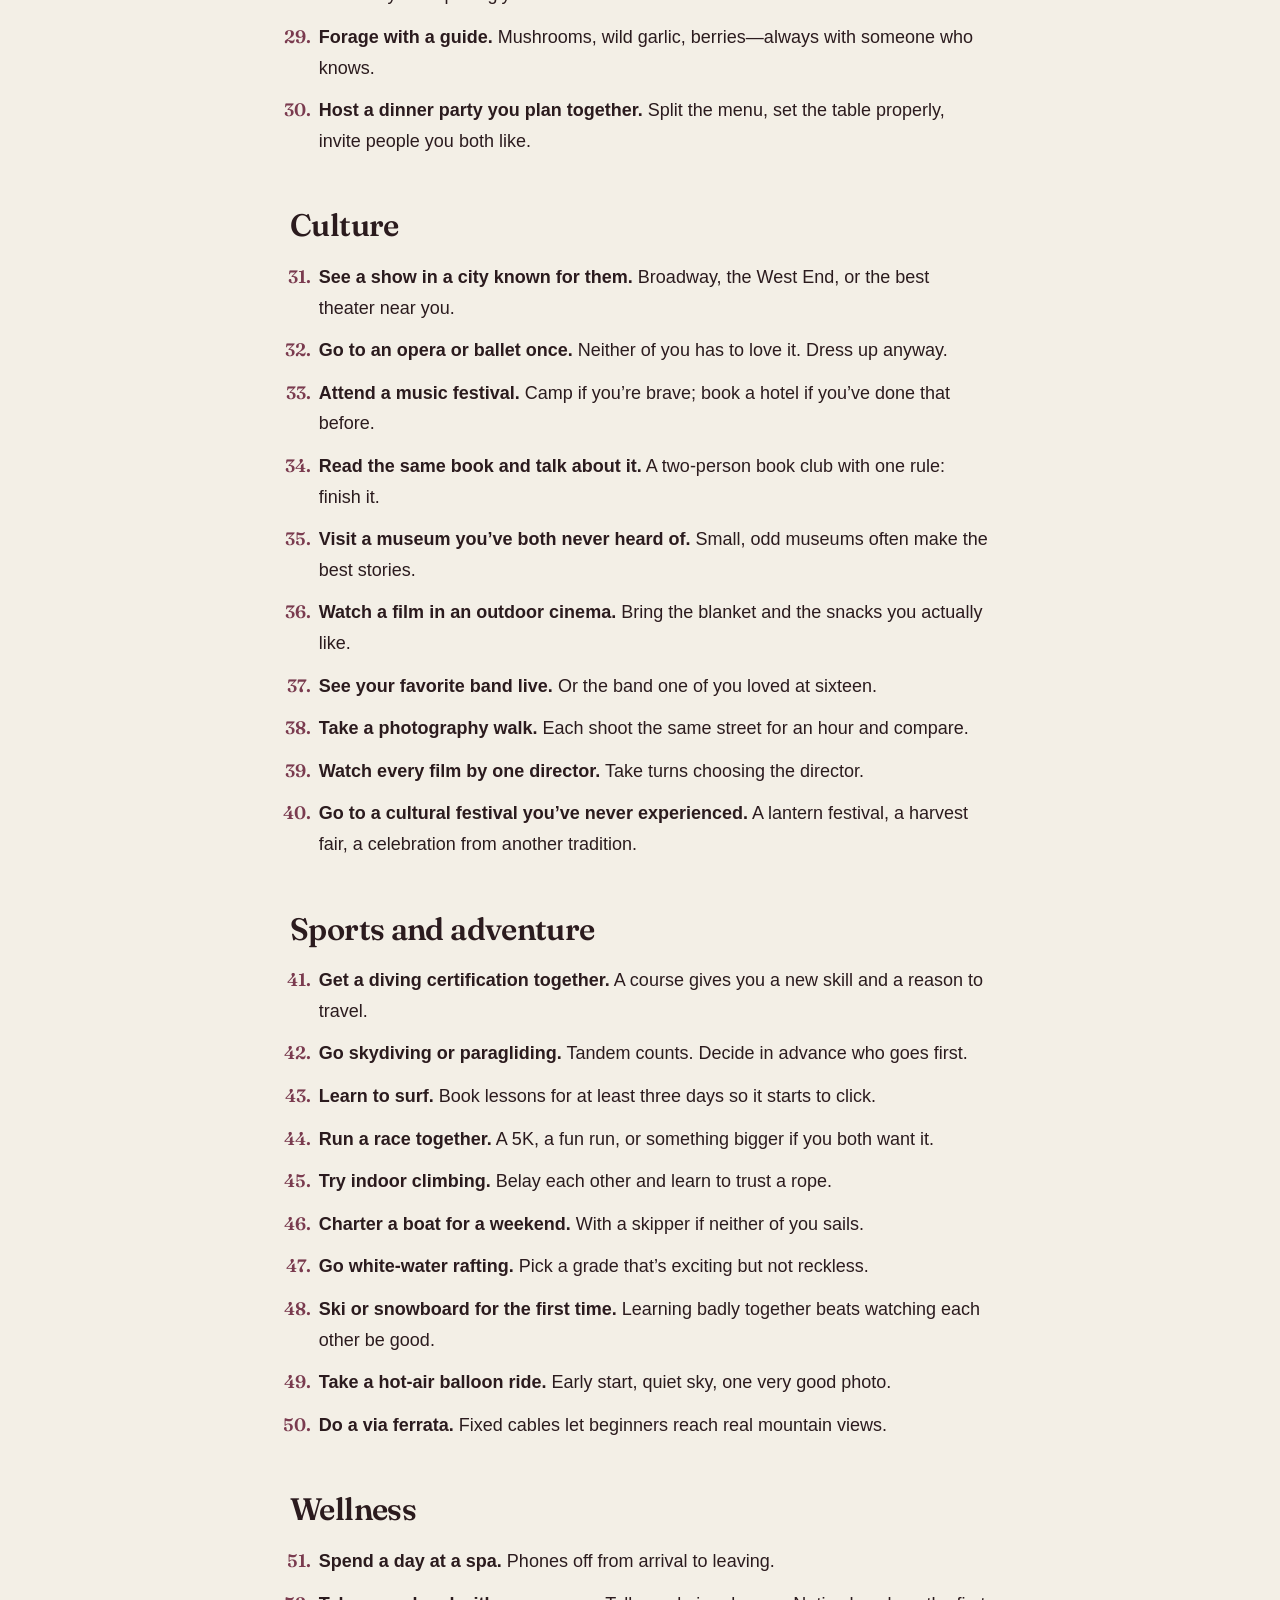
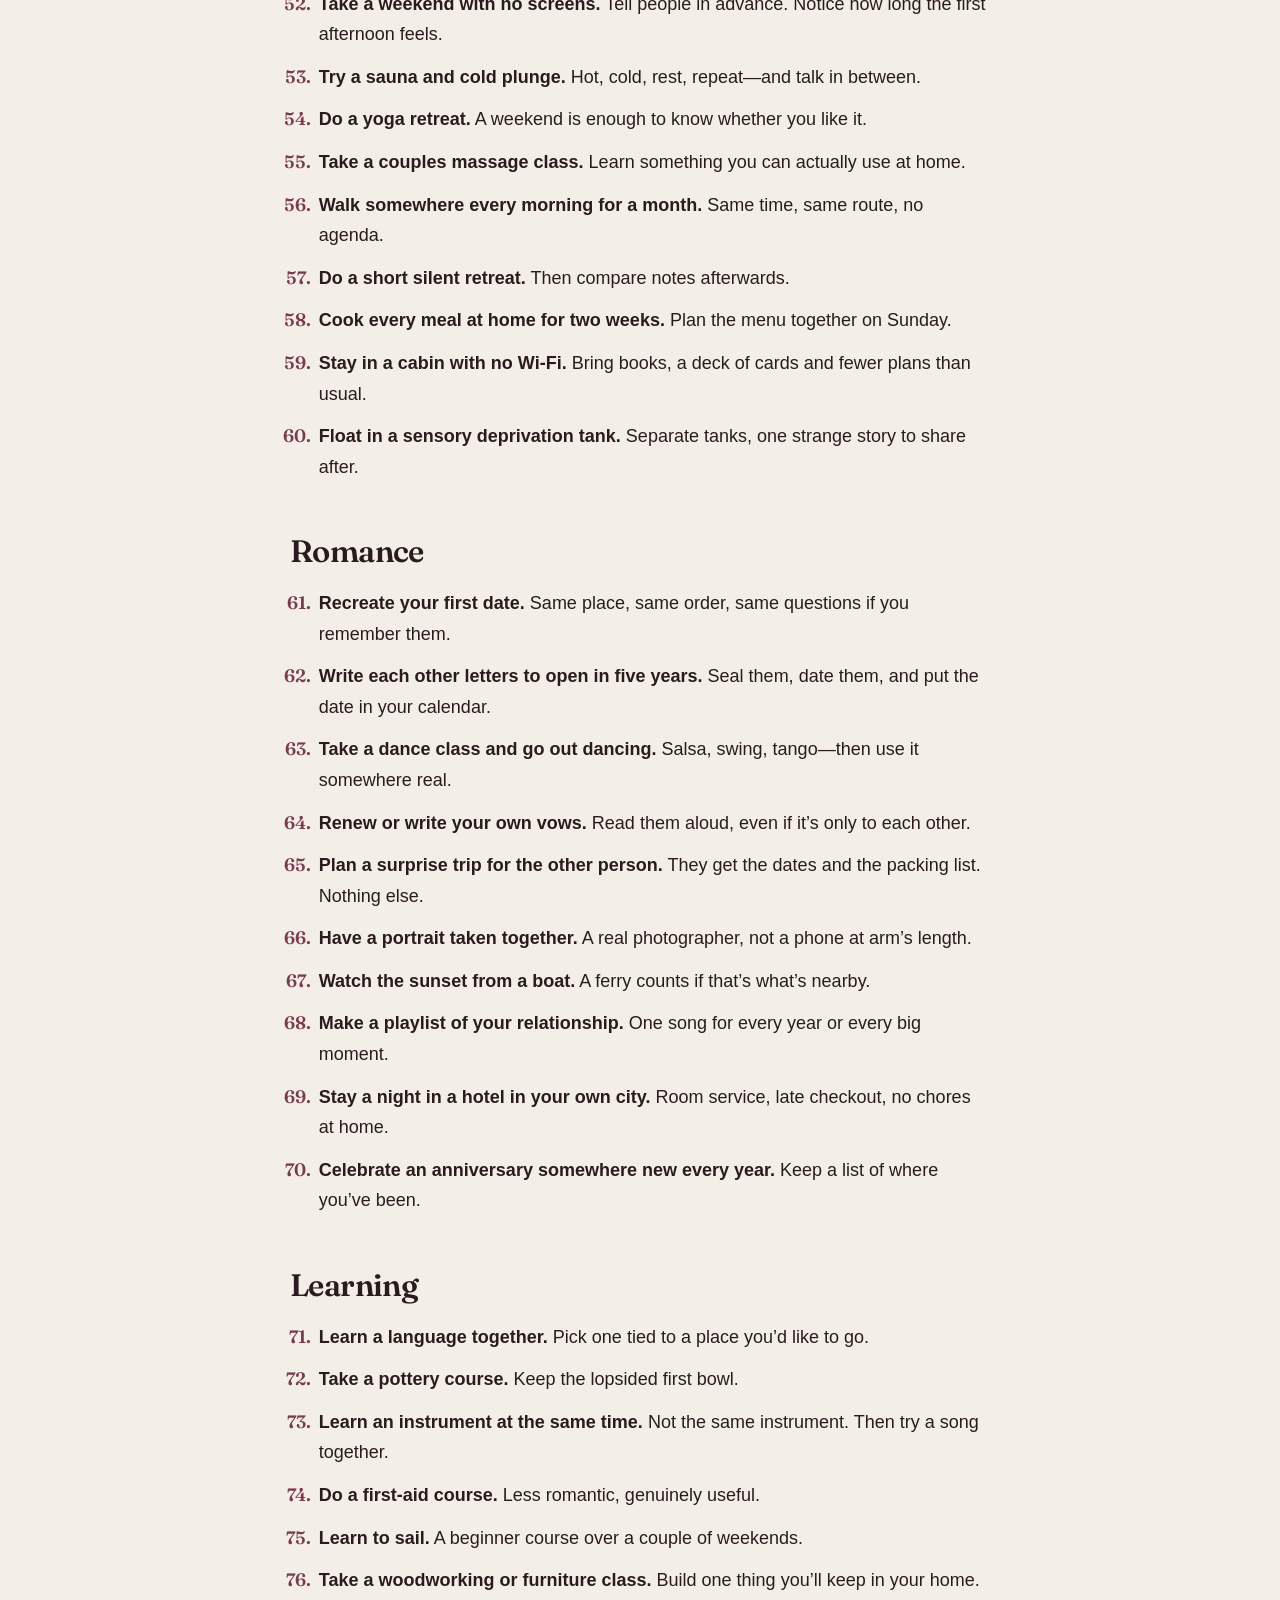
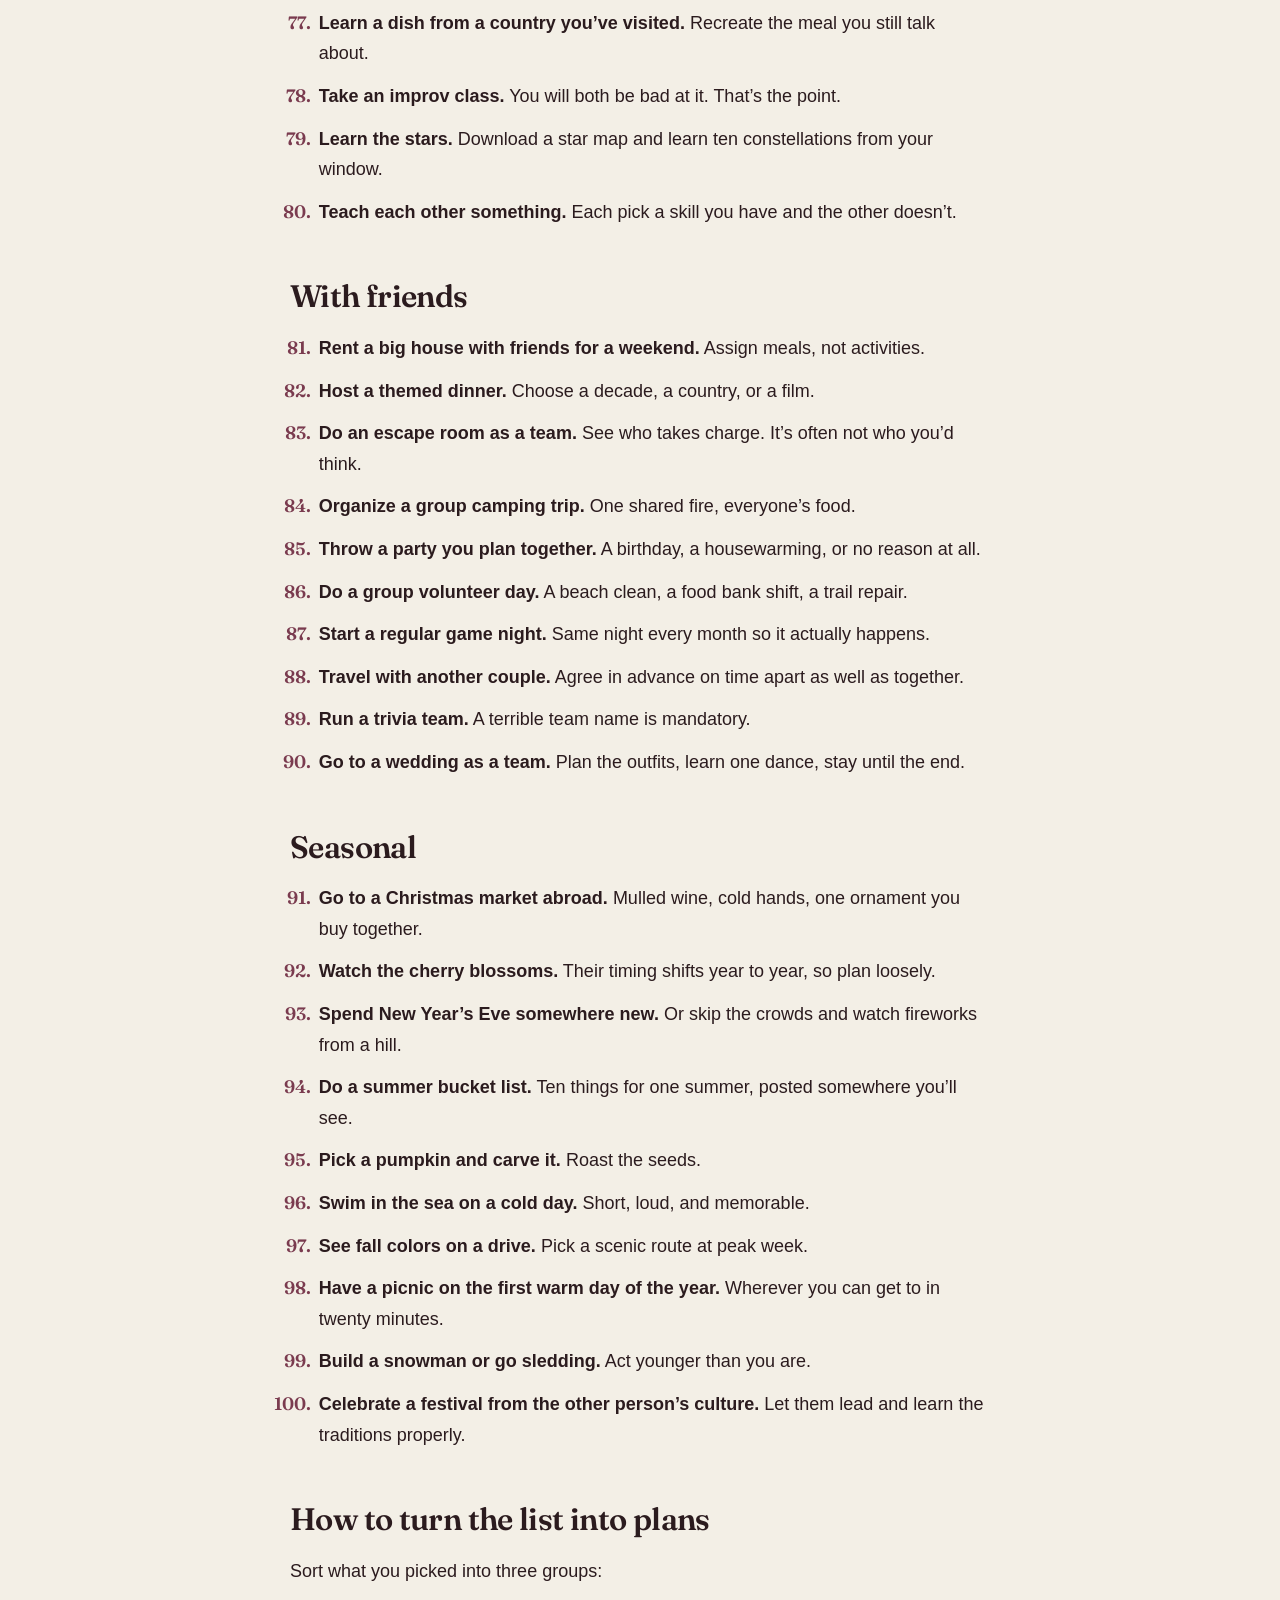
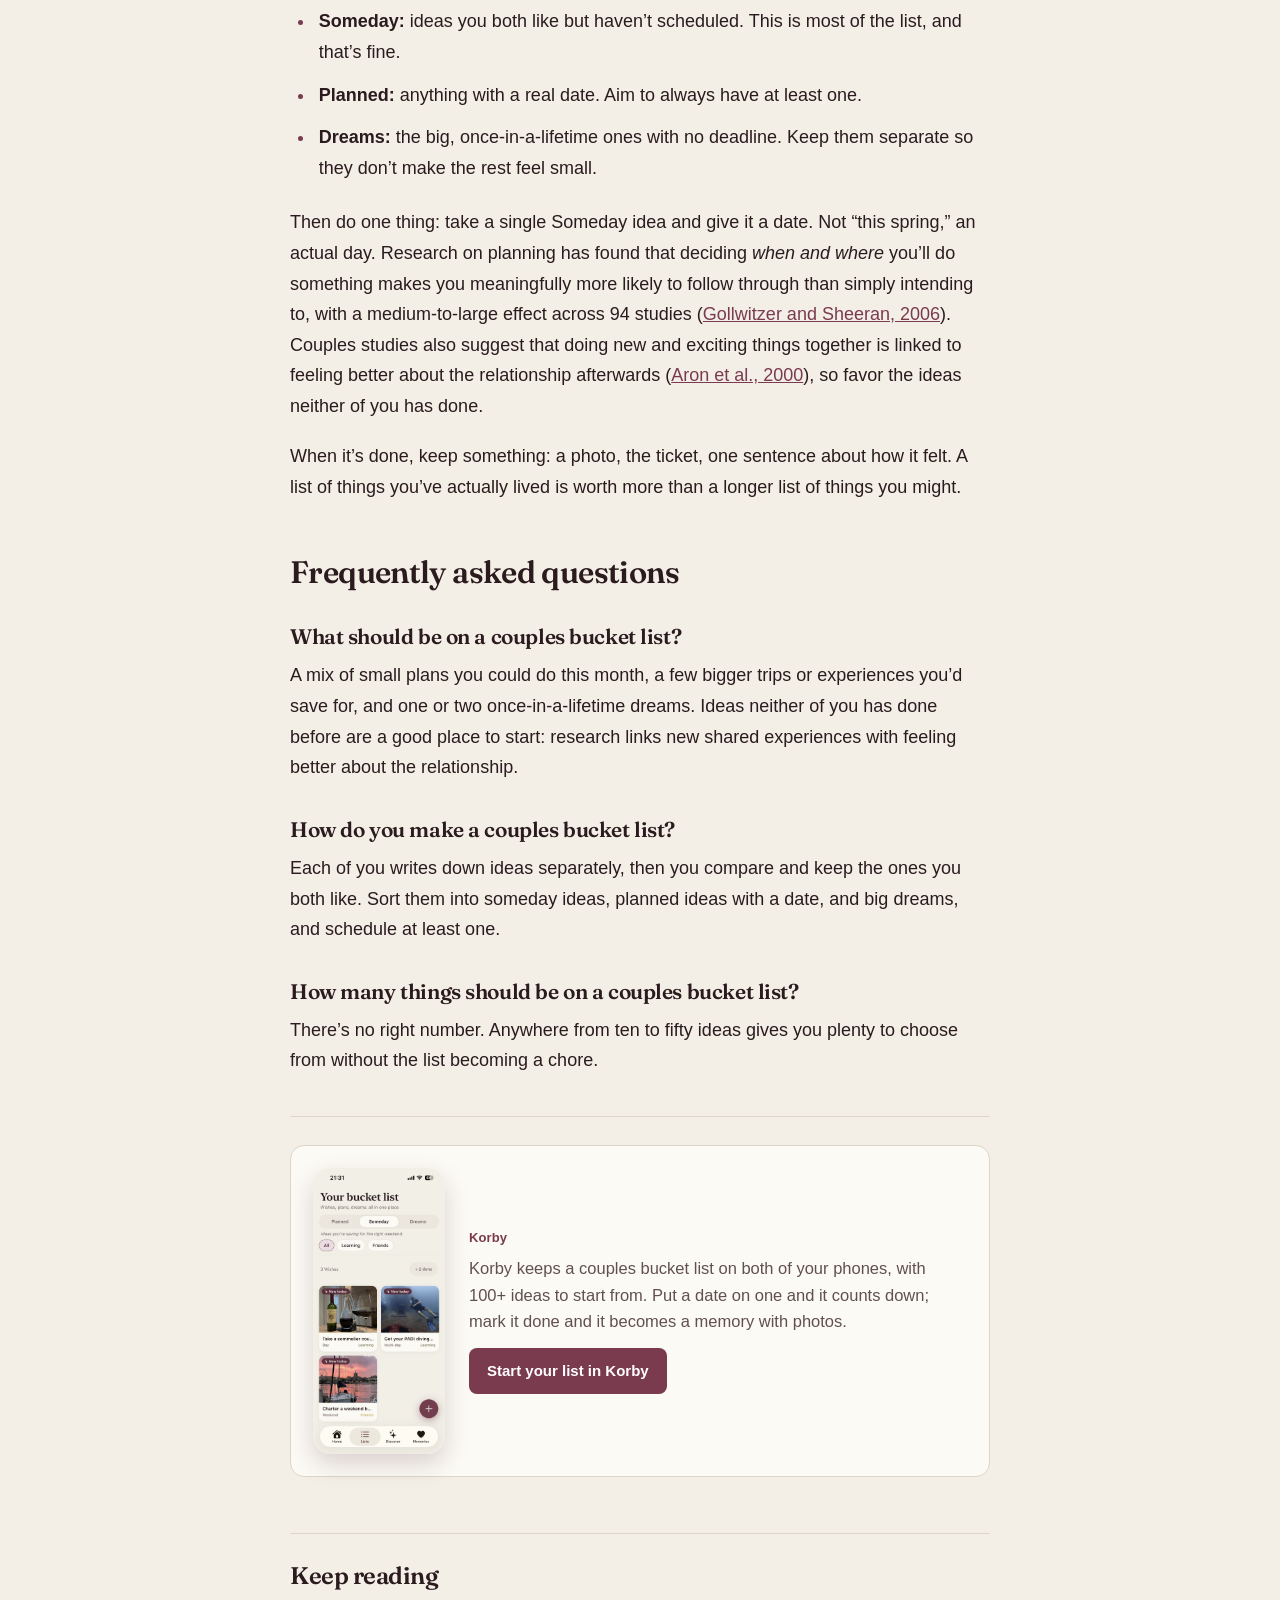
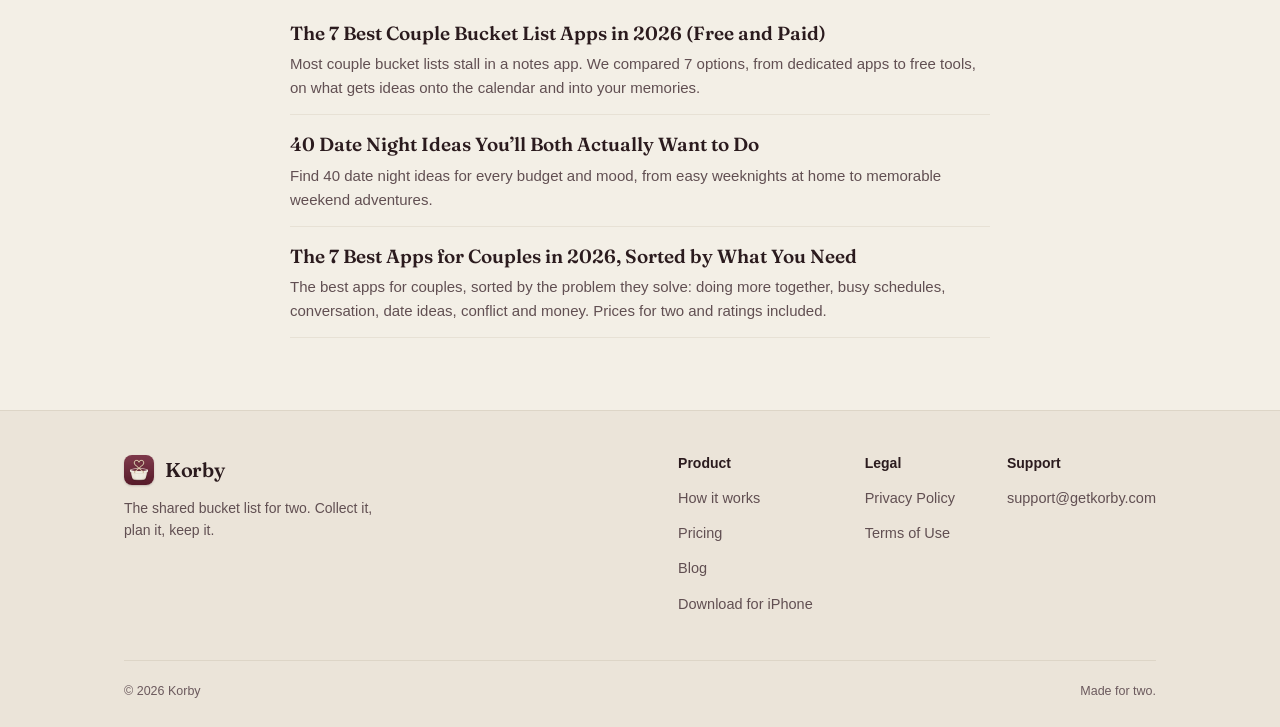
<file: couples-bucket-list-ideas/index.html>
<!doctype html>
<html lang="en">
<head>
<meta charset="utf-8">
<meta name="viewport" content="width=device-width, initial-scale=1">
<title>Couples Bucket List: 100 Ideas You’ll Actually Do | Korby</title>
<meta name="description" content="100 couples bucket list ideas across travel, food, adventure, romance, learning and more, plus a simple way to turn the list into plans with dates.">
<link rel="canonical" href="https://getkorby.com/couples-bucket-list-ideas/">
<meta property="og:type" content="article">
<meta property="og:title" content="Couples Bucket List: 100 Ideas You’ll Actually Do Together">
<meta property="og:description" content="100 couples bucket list ideas across travel, food, adventure, romance, learning and more, plus a simple way to turn the list into plans with dates.">
<meta property="og:url" content="https://getkorby.com/couples-bucket-list-ideas/">
<meta property="og:image" content="https://getkorby.com/korby-screens-overview.jpg">
<meta property="og:site_name" content="Korby">
<meta property="article:published_time" content="2026-10-12">
<meta name="twitter:card" content="summary_large_image">
<link rel="icon" href="/favicon.ico" sizes="any">
<link rel="apple-touch-icon" href="/korby-icon-180.png">
<link rel="preconnect" href="https://fonts.googleapis.com">
<link rel="preconnect" href="https://fonts.gstatic.com" crossorigin>
<link href="https://fonts.googleapis.com/css2?family=Fraunces:opsz,wght@9..144,400;9..144,500;9..144,600;9..144,700&display=swap" rel="stylesheet">
<link rel="stylesheet" href="/blog/blog.css">
<meta name="theme-color" content="#241318">
<meta name="apple-itunes-app" content="app-id=6770281862">
<script type="application/ld+json">{"@context": "https://schema.org", "@type": "BlogPosting", "headline": "Couples Bucket List: 100 Ideas You’ll Actually Do Together", "description": "100 couples bucket list ideas across travel, food, adventure, romance, learning and more, plus a simple way to turn the list into plans with dates.", "datePublished": "2026-10-12", "dateModified": "2026-10-12", "mainEntityOfPage": "https://getkorby.com/couples-bucket-list-ideas/", "url": "https://getkorby.com/couples-bucket-list-ideas/", "inLanguage": "en-US", "image": "https://getkorby.com/korby-screens-overview.jpg", "keywords": "couples bucket list, couple bucket list ideas, bucket list for couples, couples bucket list ideas, relationship bucket list", "author": {"@type": "Organization", "name": "Korby", "url": "https://getkorby.com/"}, "publisher": {"@type": "Organization", "name": "Korby", "url": "https://getkorby.com/", "logo": {"@type": "ImageObject", "url": "https://getkorby.com/korby-icon-180.png"}}}</script>
<script type="application/ld+json">{"@context": "https://schema.org", "@type": "BreadcrumbList", "itemListElement": [{"@type": "ListItem", "position": 1, "name": "Korby", "item": "https://getkorby.com/"}, {"@type": "ListItem", "position": 2, "name": "Blog", "item": "https://getkorby.com/blog/"}, {"@type": "ListItem", "position": 3, "name": "Couples Bucket List: 100 Ideas You’ll Actually Do Together", "item": "https://getkorby.com/couples-bucket-list-ideas/"}]}</script>
<script type="application/ld+json">{"@context": "https://schema.org", "@type": "FAQPage", "mainEntity": [{"@type": "Question", "name": "What should be on a couples bucket list?", "acceptedAnswer": {"@type": "Answer", "text": "A mix of small plans you could do this month, a few bigger trips or experiences you’d save for, and one or two once-in-a-lifetime dreams. Ideas neither of you has done before are a good place to start: research links new shared experiences with feeling better about the relationship."}}, {"@type": "Question", "name": "How do you make a couples bucket list?", "acceptedAnswer": {"@type": "Answer", "text": "Each of you writes down ideas separately, then you compare and keep the ones you both like. Sort them into someday ideas, planned ideas with a date, and big dreams, and schedule at least one."}}, {"@type": "Question", "name": "How many things should be on a couples bucket list?", "acceptedAnswer": {"@type": "Answer", "text": "There’s no right number. Anywhere from ten to fifty ideas gives you plenty to choose from without the list becoming a chore."}}]}</script>
</head>
<body>
<a class="skip" href="#main">Skip to content</a>
<header>
  <div class="wrap nav">
    <a class="lockup" href="/"><img src="/korby-icon-180.png" width="34" height="34" alt=""><span class="word">Korby</span></a>
    <nav class="nav-links" aria-label="Primary">
      <a class="navlink" href="/#how">How it works</a>
      <a class="navlink" href="/blog/">Blog</a>
      <a class="btn btn-primary" href="https://apps.apple.com/us/app/korby-couple-bucket-list/id6770281862">Download for iPhone</a>
    </nav>
  </div>
</header>
<main id="main" class="wrap">
<article class="post">
  <nav class="crumbs" aria-label="Breadcrumb"><a href="/blog/">Blog</a> <span aria-hidden="true">/</span> <span>Bucket list ideas</span></nav>
  <h1>Couples Bucket List: 100 Ideas You’ll Actually Do Together</h1>
  <p class="meta"><time datetime="2026-10-12">Updated October 2026</time> · 10 min read</p>
  <div class="prose">
<p>A couples bucket list is easy to write and hard to live. Most lists collect twenty good ideas in a note, and then nothing on them happens until someone finds the note two years later.</p>
<p>The ideas below are grouped by kind, from small outdoor plans to once-in-a-lifetime trips. Read through them together, mark the ones you both react to, then use the short method at the end to actually get one on the calendar.</p>
<p><strong>Jump to:</strong></p>
<ul><li><a href="#outdoors">Outdoors</a></li><li><a href="#travel">Travel</a></li><li><a href="#food-and-drink">Food and drink</a></li><li><a href="#culture">Culture</a></li><li><a href="#adventure">Sports and adventure</a></li><li><a href="#wellness">Wellness</a></li><li><a href="#romance">Romance</a></li><li><a href="#learning">Learning</a></li><li><a href="#with-friends">With friends</a></li><li><a href="#seasonal">Seasonal</a></li><li><a href="#make-it-happen">How to turn the list into plans</a></li></ul>
<h2 id="outdoors">Outdoors</h2>
<ol start="1"><li><strong>Watch a sunrise from somewhere high.</strong> A hill, a rooftop, a lookout. Bring something warm to drink and leave before it gets crowded.</li><li><strong>Sleep under the stars once.</strong> A campsite, a backyard, or a dark-sky park. One night counts.</li><li><strong>Hike to a waterfall.</strong> Pick one within driving distance and go in the season it’s fullest.</li><li><strong>Paddle somewhere calm at dawn.</strong> Rent a canoe or kayak before the wind picks up.</li><li><strong>See a meteor shower properly.</strong> Check the date of the next big one, drive away from city light, and lie on a blanket.</li><li><strong>Walk an entire trail, start to finish.</strong> A local long trail in sections counts. Mark each section off together.</li><li><strong>Pick your own fruit.</strong> Strawberries in early summer, apples in fall. Then make something with them.</li><li><strong>Find a hot spring.</strong> Natural or developed, the point is the cold air and the warm water.</li><li><strong>Go snowshoeing.</strong> Easier than skiing, quieter than almost anything else in winter.</li><li><strong>Plant something you’ll both watch grow.</strong> A tree, a herb box, a balcony garden. Something you’ll check on together.</li></ol><h2 id="travel">Travel</h2>
<ol start="11"><li><strong>Take a trip with no fixed plan.</strong> Book the first night only and decide the rest as you go.</li><li><strong>Ride an overnight train.</strong> Sleeping while the landscape changes outside is its own kind of trip.</li><li><strong>Visit the place one of you grew up.</strong> Let them give the tour: old school, old hangouts, the corner shop.</li><li><strong>Spend a week on a small island.</strong> Somewhere with one road, one shop and nothing urgent to do.</li><li><strong>Take a road trip along a coast.</strong> Stop wherever looks good. Keep a list of the best places you didn’t expect.</li><li><strong>Go somewhere neither of you speaks the language.</strong> Learn ten phrases together before you leave.</li><li><strong>See the northern lights.</strong> Plan it for the right season and give yourselves several nights for the sky to clear.</li><li><strong>Stay somewhere unusual.</strong> A treehouse, a lighthouse, a houseboat, a cabin with no road access.</li><li><strong>Do a trip by bike.</strong> A few days between towns, luggage sent ahead if you want it easy.</li><li><strong>Return to the place you had your first trip together.</strong> Notice what’s changed, there and between you.</li></ol><h2 id="food-and-drink">Food and drink</h2>
<ol start="21"><li><strong>Take a cooking class in the cuisine you order most.</strong> Then try making it at home the following week.</li><li><strong>Do a tasting menu once.</strong> Pick a special occasion and save for it.</li><li><strong>Learn to make fresh pasta together.</strong> Flour, eggs, one evening, a lot of mess.</li><li><strong>Visit a vineyard, brewery or cider farm.</strong> Book the tour, not just the tasting.</li><li><strong>Eat your way through one street.</strong> Pick a market or food street and share one small dish at every stop.</li><li><strong>Cook a dish from each other’s family.</strong> Ask a parent or grandparent for the real recipe.</li><li><strong>Bake bread from scratch.</strong> Sourdough if you’re patient, focaccia if you’re not.</li><li><strong>Take a sommelier or coffee-tasting course.</strong> Learning to taste the same thing differently is surprisingly fun.</li><li><strong>Forage with a guide.</strong> Mushrooms, wild garlic, berries—always with someone who knows.</li><li><strong>Host a dinner party you plan together.</strong> Split the menu, set the table properly, invite people you both like.</li></ol><h2 id="culture">Culture</h2>
<ol start="31"><li><strong>See a show in a city known for them.</strong> Broadway, the West End, or the best theater near you.</li><li><strong>Go to an opera or ballet once.</strong> Neither of you has to love it. Dress up anyway.</li><li><strong>Attend a music festival.</strong> Camp if you’re brave; book a hotel if you’ve done that before.</li><li><strong>Read the same book and talk about it.</strong> A two-person book club with one rule: finish it.</li><li><strong>Visit a museum you’ve both never heard of.</strong> Small, odd museums often make the best stories.</li><li><strong>Watch a film in an outdoor cinema.</strong> Bring the blanket and the snacks you actually like.</li><li><strong>See your favorite band live.</strong> Or the band one of you loved at sixteen.</li><li><strong>Take a photography walk.</strong> Each shoot the same street for an hour and compare.</li><li><strong>Watch every film by one director.</strong> Take turns choosing the director.</li><li><strong>Go to a cultural festival you’ve never experienced.</strong> A lantern festival, a harvest fair, a celebration from another tradition.</li></ol><h2 id="adventure">Sports and adventure</h2>
<ol start="41"><li><strong>Get a diving certification together.</strong> A course gives you a new skill and a reason to travel.</li><li><strong>Go skydiving or paragliding.</strong> Tandem counts. Decide in advance who goes first.</li><li><strong>Learn to surf.</strong> Book lessons for at least three days so it starts to click.</li><li><strong>Run a race together.</strong> A 5K, a fun run, or something bigger if you both want it.</li><li><strong>Try indoor climbing.</strong> Belay each other and learn to trust a rope.</li><li><strong>Charter a boat for a weekend.</strong> With a skipper if neither of you sails.</li><li><strong>Go white-water rafting.</strong> Pick a grade that’s exciting but not reckless.</li><li><strong>Ski or snowboard for the first time.</strong> Learning badly together beats watching each other be good.</li><li><strong>Take a hot-air balloon ride.</strong> Early start, quiet sky, one very good photo.</li><li><strong>Do a via ferrata.</strong> Fixed cables let beginners reach real mountain views.</li></ol><h2 id="wellness">Wellness</h2>
<ol start="51"><li><strong>Spend a day at a spa.</strong> Phones off from arrival to leaving.</li><li><strong>Take a weekend with no screens.</strong> Tell people in advance. Notice how long the first afternoon feels.</li><li><strong>Try a sauna and cold plunge.</strong> Hot, cold, rest, repeat—and talk in between.</li><li><strong>Do a yoga retreat.</strong> A weekend is enough to know whether you like it.</li><li><strong>Take a couples massage class.</strong> Learn something you can actually use at home.</li><li><strong>Walk somewhere every morning for a month.</strong> Same time, same route, no agenda.</li><li><strong>Do a short silent retreat.</strong> Then compare notes afterwards.</li><li><strong>Cook every meal at home for two weeks.</strong> Plan the menu together on Sunday.</li><li><strong>Stay in a cabin with no Wi-Fi.</strong> Bring books, a deck of cards and fewer plans than usual.</li><li><strong>Float in a sensory deprivation tank.</strong> Separate tanks, one strange story to share after.</li></ol><h2 id="romance">Romance</h2>
<ol start="61"><li><strong>Recreate your first date.</strong> Same place, same order, same questions if you remember them.</li><li><strong>Write each other letters to open in five years.</strong> Seal them, date them, and put the date in your calendar.</li><li><strong>Take a dance class and go out dancing.</strong> Salsa, swing, tango—then use it somewhere real.</li><li><strong>Renew or write your own vows.</strong> Read them aloud, even if it’s only to each other.</li><li><strong>Plan a surprise trip for the other person.</strong> They get the dates and the packing list. Nothing else.</li><li><strong>Have a portrait taken together.</strong> A real photographer, not a phone at arm’s length.</li><li><strong>Watch the sunset from a boat.</strong> A ferry counts if that’s what’s nearby.</li><li><strong>Make a playlist of your relationship.</strong> One song for every year or every big moment.</li><li><strong>Stay a night in a hotel in your own city.</strong> Room service, late checkout, no chores at home.</li><li><strong>Celebrate an anniversary somewhere new every year.</strong> Keep a list of where you’ve been.</li></ol><h2 id="learning">Learning</h2>
<ol start="71"><li><strong>Learn a language together.</strong> Pick one tied to a place you’d like to go.</li><li><strong>Take a pottery course.</strong> Keep the lopsided first bowl.</li><li><strong>Learn an instrument at the same time.</strong> Not the same instrument. Then try a song together.</li><li><strong>Do a first-aid course.</strong> Less romantic, genuinely useful.</li><li><strong>Learn to sail.</strong> A beginner course over a couple of weekends.</li><li><strong>Take a woodworking or furniture class.</strong> Build one thing you’ll keep in your home.</li><li><strong>Learn a dish from a country you’ve visited.</strong> Recreate the meal you still talk about.</li><li><strong>Take an improv class.</strong> You will both be bad at it. That’s the point.</li><li><strong>Learn the stars.</strong> Download a star map and learn ten constellations from your window.</li><li><strong>Teach each other something.</strong> Each pick a skill you have and the other doesn’t.</li></ol><h2 id="with-friends">With friends</h2>
<ol start="81"><li><strong>Rent a big house with friends for a weekend.</strong> Assign meals, not activities.</li><li><strong>Host a themed dinner.</strong> Choose a decade, a country, or a film.</li><li><strong>Do an escape room as a team.</strong> See who takes charge. It’s often not who you’d think.</li><li><strong>Organize a group camping trip.</strong> One shared fire, everyone’s food.</li><li><strong>Throw a party you plan together.</strong> A birthday, a housewarming, or no reason at all.</li><li><strong>Do a group volunteer day.</strong> A beach clean, a food bank shift, a trail repair.</li><li><strong>Start a regular game night.</strong> Same night every month so it actually happens.</li><li><strong>Travel with another couple.</strong> Agree in advance on time apart as well as together.</li><li><strong>Run a trivia team.</strong> A terrible team name is mandatory.</li><li><strong>Go to a wedding as a team.</strong> Plan the outfits, learn one dance, stay until the end.</li></ol><h2 id="seasonal">Seasonal</h2>
<ol start="91"><li><strong>Go to a Christmas market abroad.</strong> Mulled wine, cold hands, one ornament you buy together.</li><li><strong>Watch the cherry blossoms.</strong> Their timing shifts year to year, so plan loosely.</li><li><strong>Spend New Year’s Eve somewhere new.</strong> Or skip the crowds and watch fireworks from a hill.</li><li><strong>Do a summer bucket list.</strong> Ten things for one summer, posted somewhere you’ll see.</li><li><strong>Pick a pumpkin and carve it.</strong> Roast the seeds.</li><li><strong>Swim in the sea on a cold day.</strong> Short, loud, and memorable.</li><li><strong>See fall colors on a drive.</strong> Pick a scenic route at peak week.</li><li><strong>Have a picnic on the first warm day of the year.</strong> Wherever you can get to in twenty minutes.</li><li><strong>Build a snowman or go sledding.</strong> Act younger than you are.</li><li><strong>Celebrate a festival from the other person’s culture.</strong> Let them lead and learn the traditions properly.</li></ol>
<h2 id="make-it-happen">How to turn the list into plans</h2>
<p>Sort what you picked into three groups:</p>
<ul>
<li><strong>Someday:</strong> ideas you both like but haven’t scheduled. This is most of the list, and that’s fine.</li>
<li><strong>Planned:</strong> anything with a real date. Aim to always have at least one.</li>
<li><strong>Dreams:</strong> the big, once-in-a-lifetime ones with no deadline. Keep them separate so they don’t make the rest feel small.</li>
</ul>
<p>Then do one thing: take a single Someday idea and give it a date. Not “this spring,” an actual day. Research on planning has found that deciding <em>when and where</em> you’ll do something makes you meaningfully more likely to follow through than simply intending to, with a medium-to-large effect across 94 studies (<a href="https://cancercontrol.cancer.gov/sites/default/files/2020-06/goal_intent_attain.pdf">Gollwitzer and Sheeran, 2006</a>). Couples studies also suggest that doing new and exciting things together is linked to feeling better about the relationship afterwards (<a href="https://files.blogs.baruch.cuny.edu/wp-content/blogs.dir/7309/files/2019/11/Aron_Norman_Aron_McKenna_Heyman_2000.pdf">Aron et al., 2000</a>), so favor the ideas neither of you has done.</p>
<p>When it’s done, keep something: a photo, the ticket, one sentence about how it felt. A list of things you’ve actually lived is worth more than a longer list of things you might.</p>
<h2 id="faq">Frequently asked questions</h2><h3>What should be on a couples bucket list?</h3><p>A mix of small plans you could do this month, a few bigger trips or experiences you’d save for, and one or two once-in-a-lifetime dreams. Ideas neither of you has done before are a good place to start: research links new shared experiences with feeling better about the relationship.</p><h3>How do you make a couples bucket list?</h3><p>Each of you writes down ideas separately, then you compare and keep the ones you both like. Sort them into someday ideas, planned ideas with a date, and big dreams, and schedule at least one.</p><h3>How many things should be on a couples bucket list?</h3><p>There’s no right number. Anywhere from ten to fifty ideas gives you plenty to choose from without the list becoming a chore.</p>
<hr class="sep"><aside class="korby-note" aria-label="About Korby"><img src="/someday.jpg" alt="Korby Someday list with saved bucket list ideas" width="760" height="1647" loading="lazy" decoding="async"><div><p class="label">Korby</p><p>Korby keeps a couples bucket list on both of your phones, with 100+ ideas to start from. Put a date on one and it counts down; mark it done and it becomes a memory with photos.</p><a class="btn btn-primary" href="https://apps.apple.com/us/app/korby-couple-bucket-list/id6770281862">Start your list in Korby</a></div></aside>
  </div>
  <section class="related" aria-label="Related guides"><h2>Keep reading</h2><ul><li><a href="/couple-bucket-list-apps/">The 7 Best Couple Bucket List Apps in 2026 (Free and Paid)</a><span>Most couple bucket lists stall in a notes app. We compared 7 options, from dedicated apps to free tools, on what gets ideas onto the calendar and into your memories.</span></li><li><a href="/date-night-ideas/">40 Date Night Ideas You’ll Both Actually Want to Do</a><span>Find 40 date night ideas for every budget and mood, from easy weeknights at home to memorable weekend adventures.</span></li><li><a href="/best-apps-for-couples/">The 7 Best Apps for Couples in 2026, Sorted by What You Need</a><span>The best apps for couples, sorted by the problem they solve: doing more together, busy schedules, conversation, date ideas, conflict and money. Prices for two and ratings included.</span></li></ul></section>
</article>
</main>
<footer>
  <div class="wrap">
    <div class="foot-grid">
      <div class="foot-brand">
        <a class="lockup" href="/"><img src="/korby-icon-180.png" width="30" height="30" alt=""><span class="word">Korby</span></a>
        <p>The shared bucket list for two. Collect it, plan it, keep it.</p>
      </div>
      <div class="foot-cols">
        <div class="foot-col"><h3>Product</h3>
          <a href="/#how">How it works</a><a href="/#pricing">Pricing</a><a href="/blog/">Blog</a>
          <a href="https://apps.apple.com/us/app/korby-couple-bucket-list/id6770281862">Download for iPhone</a></div>
        <div class="foot-col"><h3>Legal</h3>
          <a href="/privacy.html">Privacy Policy</a><a href="/terms.html">Terms of Use</a></div>
        <div class="foot-col"><h3>Support</h3>
          <a href="mailto:support@getkorby.com">support@getkorby.com</a></div>
      </div>
    </div>
    <div class="foot-base"><span>&copy; 2026 Korby</span><span>Made for two.</span></div>
  </div>
</footer>
</body>
</html>
</file>
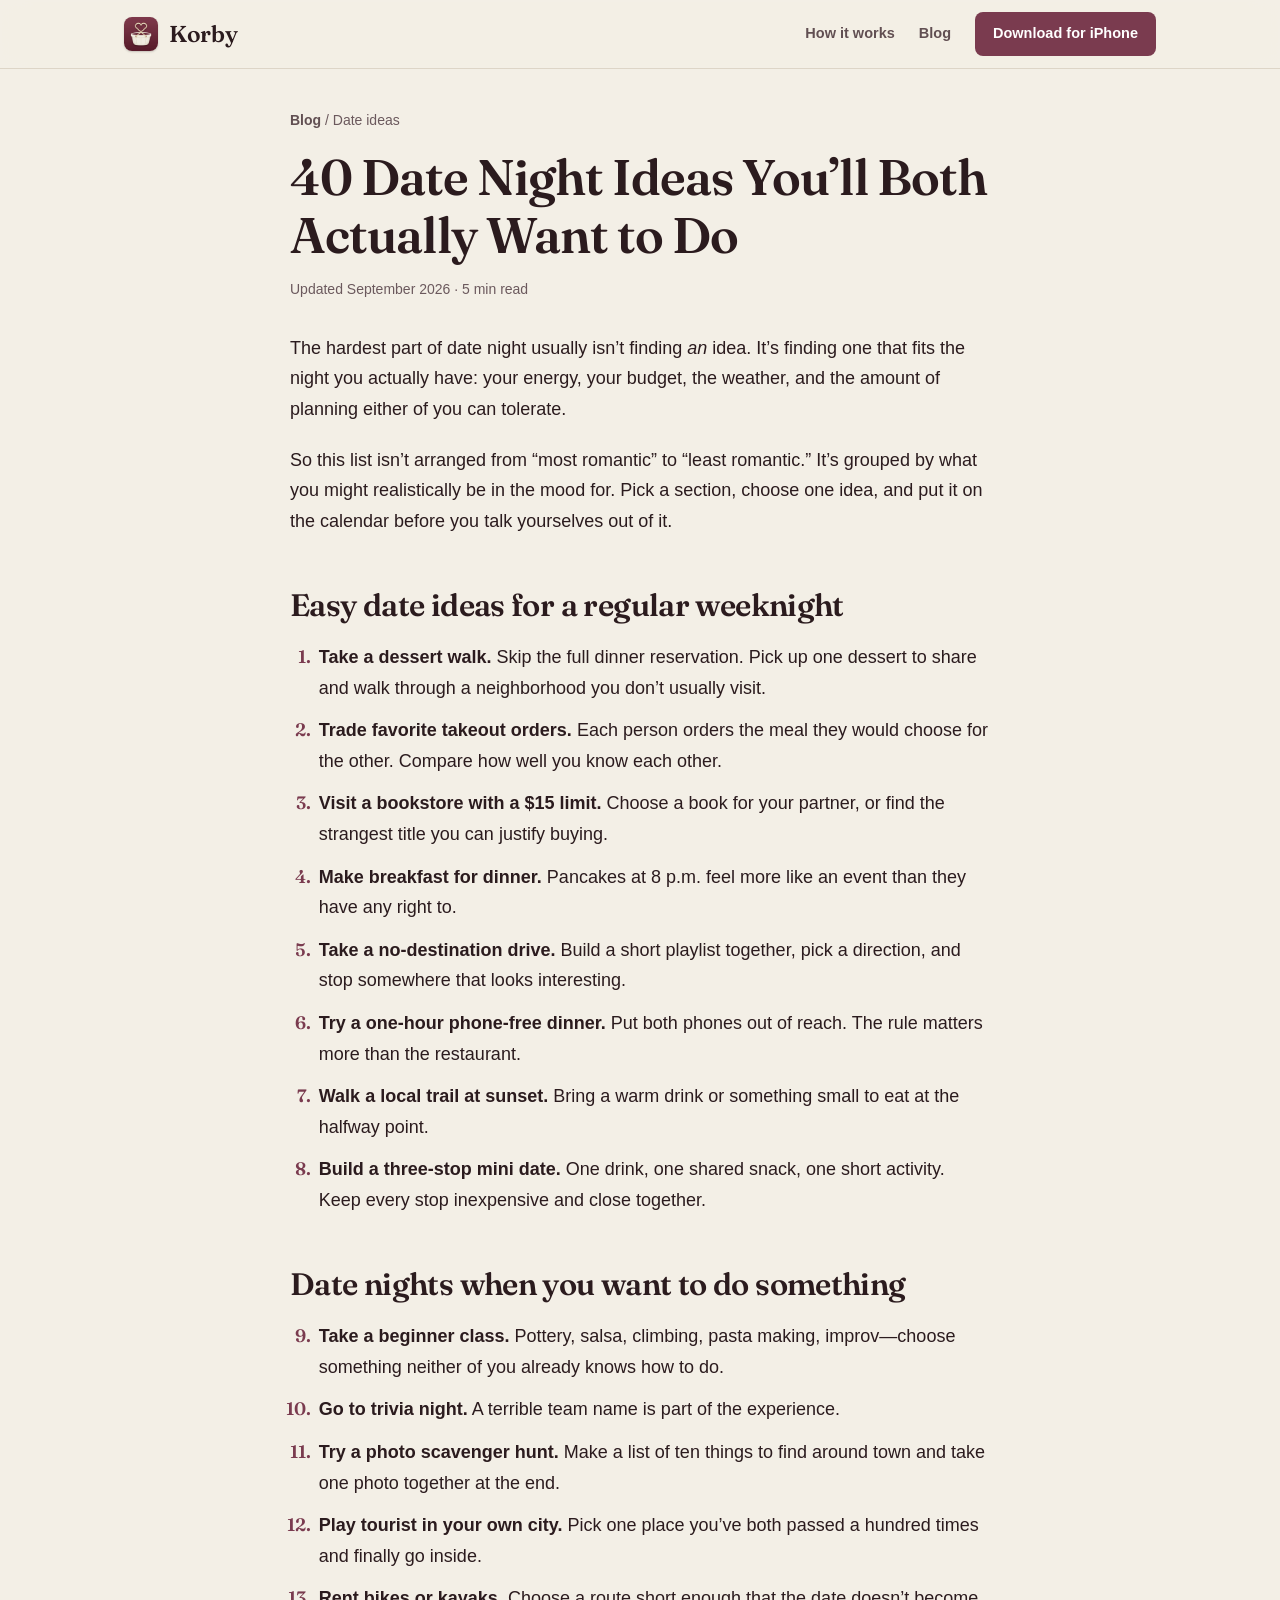
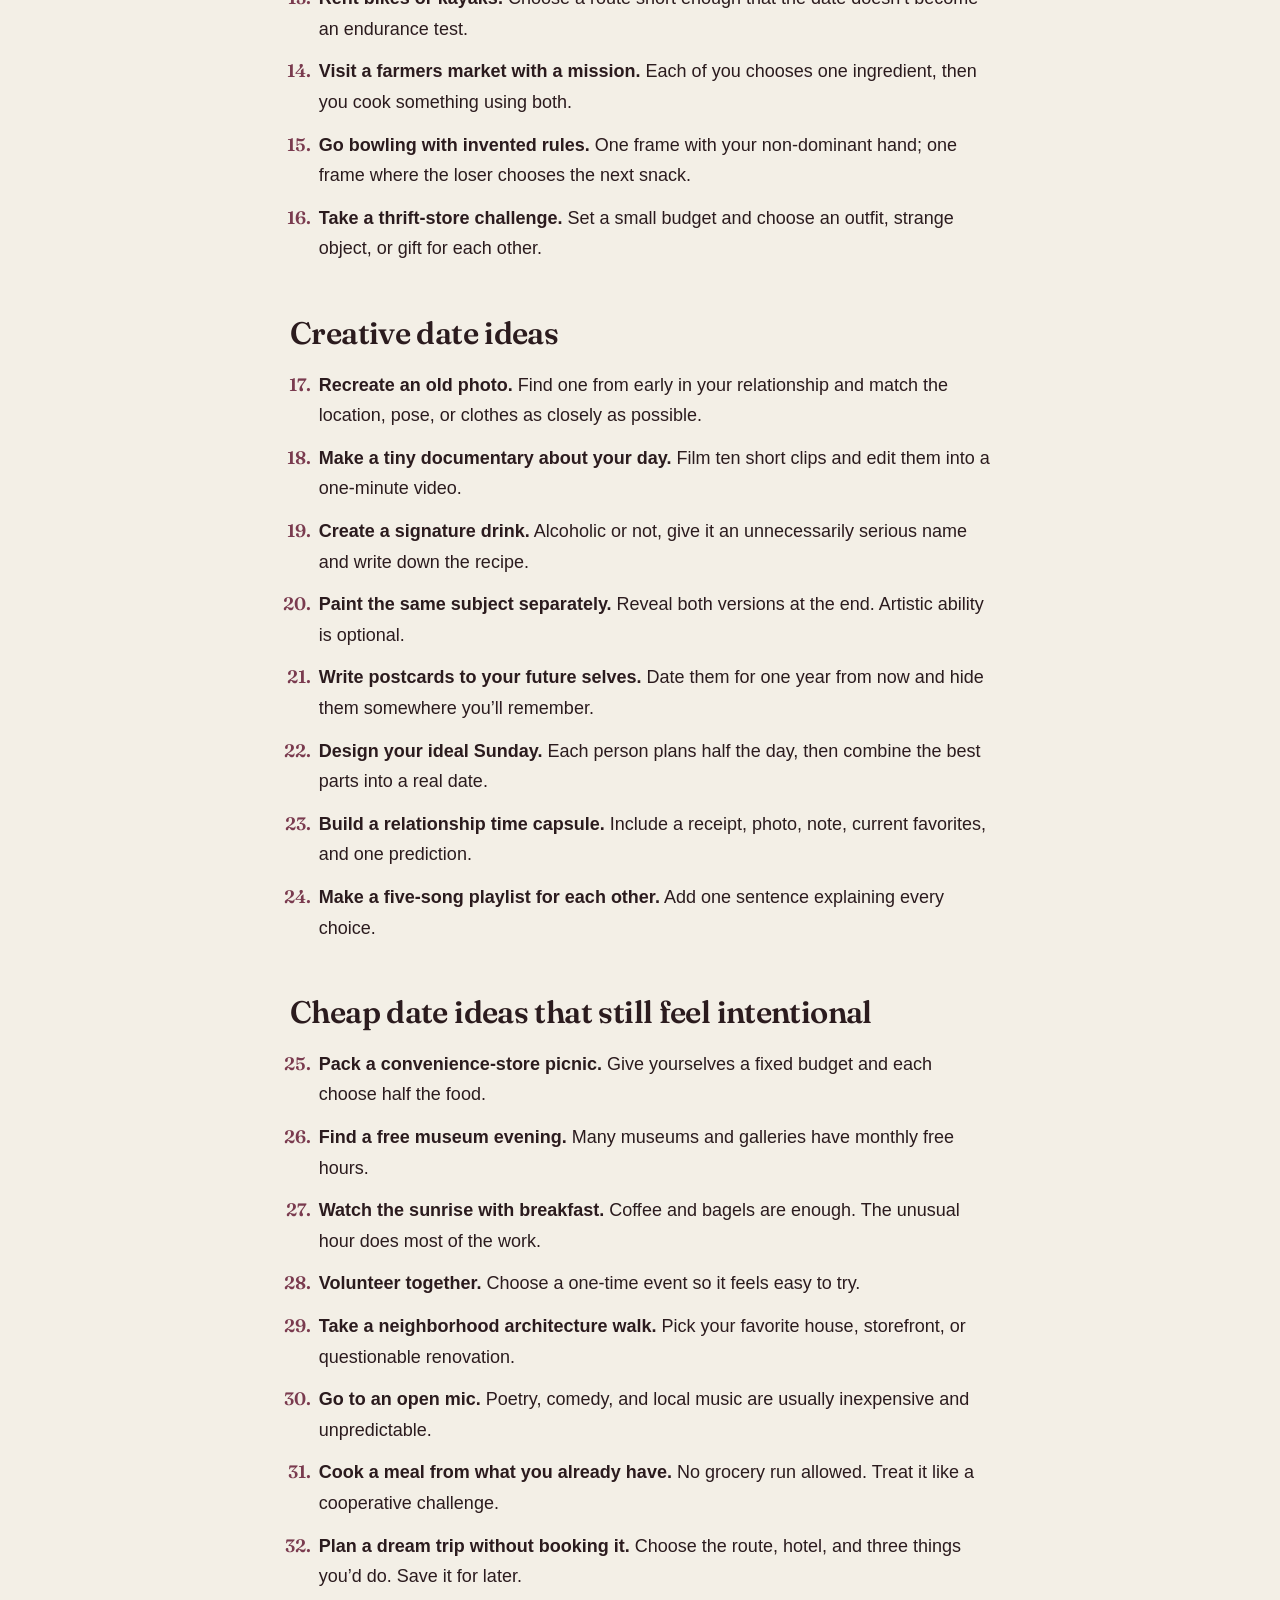
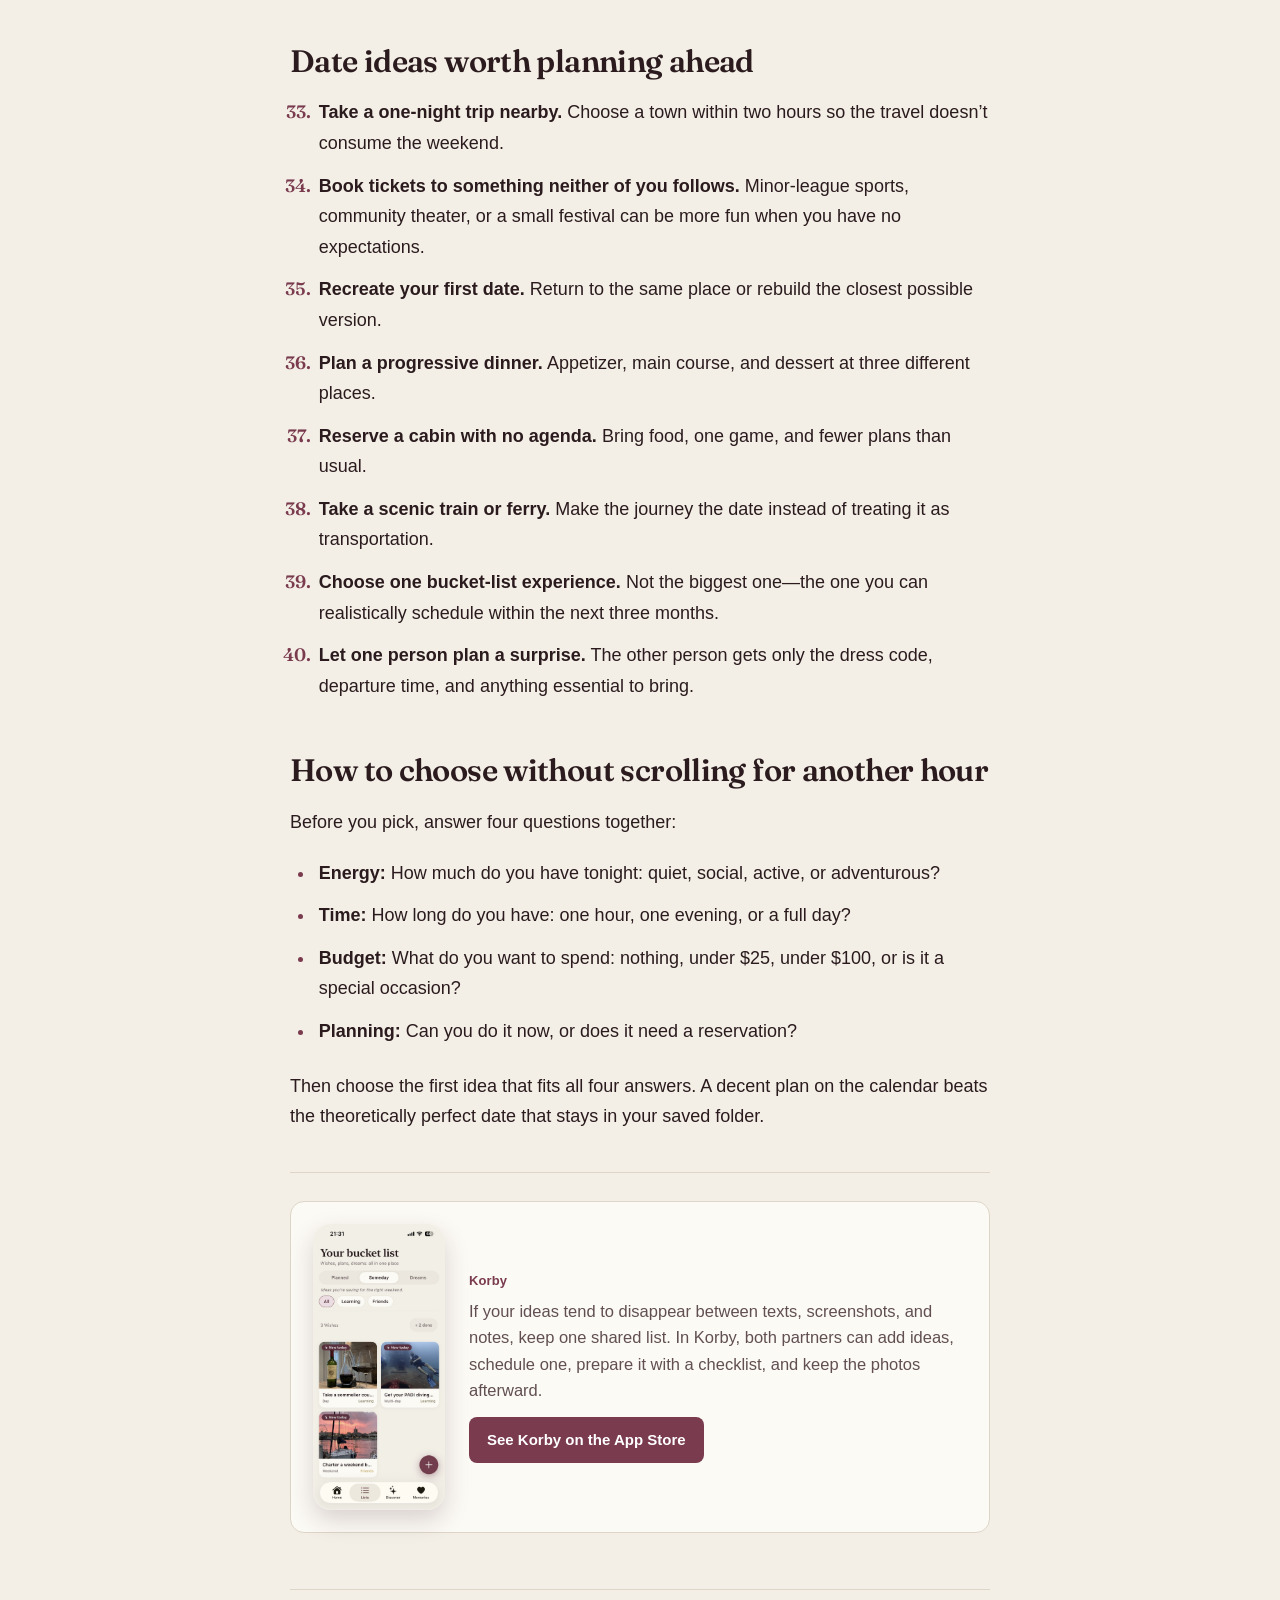
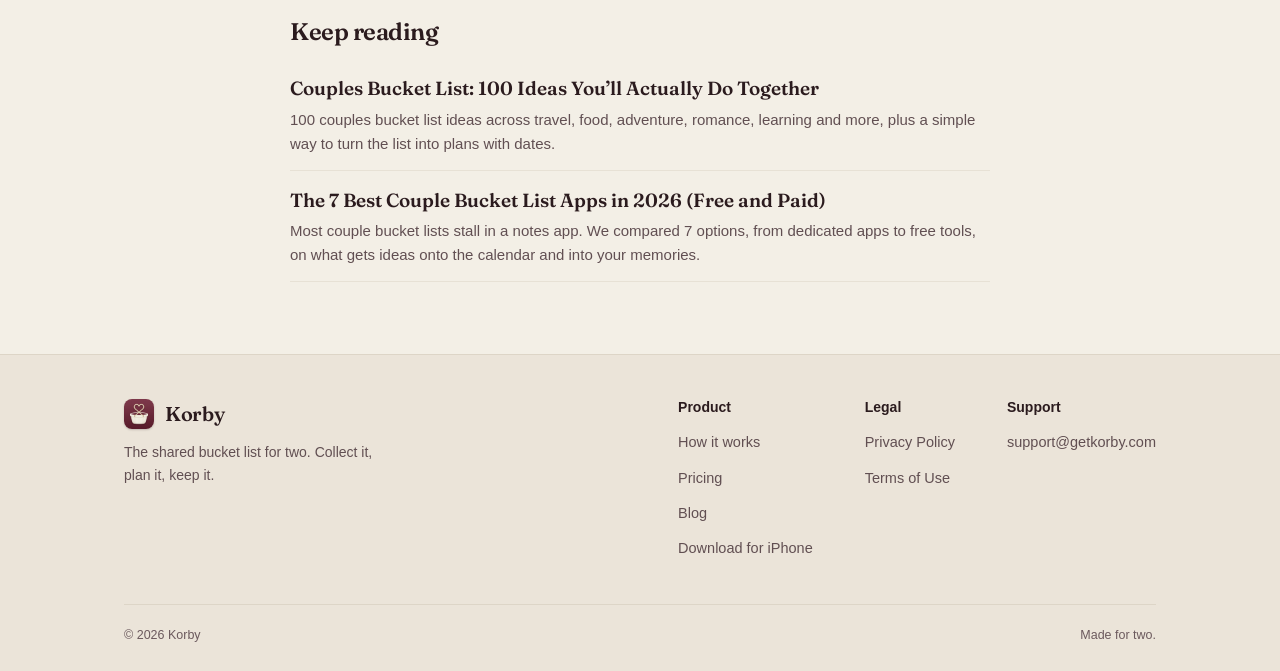
<file: date-night-ideas/index.html>
<!doctype html>
<html lang="en">
<head>
<meta charset="utf-8">
<meta name="viewport" content="width=device-width, initial-scale=1">
<title>40 Date Night Ideas You’ll Both Actually Want to Do | Korby</title>
<meta name="description" content="Find 40 date night ideas for every budget and mood, from easy weeknights at home to memorable weekend adventures.">
<link rel="canonical" href="https://getkorby.com/date-night-ideas/">
<meta property="og:type" content="article">
<meta property="og:title" content="40 Date Night Ideas You’ll Both Actually Want to Do">
<meta property="og:description" content="Find 40 date night ideas for every budget and mood, from easy weeknights at home to memorable weekend adventures.">
<meta property="og:url" content="https://getkorby.com/date-night-ideas/">
<meta property="og:image" content="https://getkorby.com/korby-screens-overview.jpg">
<meta property="og:site_name" content="Korby">
<meta property="article:published_time" content="2026-09-23">
<meta name="twitter:card" content="summary_large_image">
<link rel="icon" href="/favicon.ico" sizes="any">
<link rel="apple-touch-icon" href="/korby-icon-180.png">
<link rel="preconnect" href="https://fonts.googleapis.com">
<link rel="preconnect" href="https://fonts.gstatic.com" crossorigin>
<link href="https://fonts.googleapis.com/css2?family=Fraunces:opsz,wght@9..144,400;9..144,500;9..144,600;9..144,700&display=swap" rel="stylesheet">
<link rel="stylesheet" href="/blog/blog.css">
<meta name="theme-color" content="#241318">
<meta name="apple-itunes-app" content="app-id=6770281862">
<script type="application/ld+json">{"@context": "https://schema.org", "@type": "BlogPosting", "headline": "40 Date Night Ideas You’ll Both Actually Want to Do", "description": "Find 40 date night ideas for every budget and mood, from easy weeknights at home to memorable weekend adventures.", "datePublished": "2026-09-23", "dateModified": "2026-09-23", "mainEntityOfPage": "https://getkorby.com/date-night-ideas/", "url": "https://getkorby.com/date-night-ideas/", "inLanguage": "en-US", "image": "https://getkorby.com/korby-screens-overview.jpg", "keywords": "date night ideas, fun date ideas, date ideas for couples, creative date night ideas", "author": {"@type": "Organization", "name": "Korby", "url": "https://getkorby.com/"}, "publisher": {"@type": "Organization", "name": "Korby", "url": "https://getkorby.com/", "logo": {"@type": "ImageObject", "url": "https://getkorby.com/korby-icon-180.png"}}}</script>
<script type="application/ld+json">{"@context": "https://schema.org", "@type": "BreadcrumbList", "itemListElement": [{"@type": "ListItem", "position": 1, "name": "Korby", "item": "https://getkorby.com/"}, {"@type": "ListItem", "position": 2, "name": "Blog", "item": "https://getkorby.com/blog/"}, {"@type": "ListItem", "position": 3, "name": "40 Date Night Ideas You’ll Both Actually Want to Do", "item": "https://getkorby.com/date-night-ideas/"}]}</script>
</head>
<body>
<a class="skip" href="#main">Skip to content</a>
<header>
  <div class="wrap nav">
    <a class="lockup" href="/"><img src="/korby-icon-180.png" width="34" height="34" alt=""><span class="word">Korby</span></a>
    <nav class="nav-links" aria-label="Primary">
      <a class="navlink" href="/#how">How it works</a>
      <a class="navlink" href="/blog/">Blog</a>
      <a class="btn btn-primary" href="https://apps.apple.com/us/app/korby-couple-bucket-list/id6770281862">Download for iPhone</a>
    </nav>
  </div>
</header>
<main id="main" class="wrap">
<article class="post">
  <nav class="crumbs" aria-label="Breadcrumb"><a href="/blog/">Blog</a> <span aria-hidden="true">/</span> <span>Date ideas</span></nav>
  <h1>40 Date Night Ideas You’ll Both Actually Want to Do</h1>
  <p class="meta"><time datetime="2026-09-23">Updated September 2026</time> · 5 min read</p>
  <div class="prose">
<p>The hardest part of date night usually isn’t finding <em>an</em> idea. It’s finding one that fits the night you actually have: your energy, your budget, the weather, and the amount of planning either of you can tolerate.</p>
<p>So this list isn’t arranged from “most romantic” to “least romantic.” It’s grouped by what you might realistically be in the mood for. Pick a section, choose one idea, and put it on the calendar before you talk yourselves out of it.</p>
<h2 id="easy-date-ideas-for-a-regular-weeknight">Easy date ideas for a regular weeknight</h2>
<ol><li><strong>Take a dessert walk.</strong> Skip the full dinner reservation. Pick up one dessert to share and walk through a neighborhood you don’t usually visit.</li><li><strong>Trade favorite takeout orders.</strong> Each person orders the meal they would choose for the other. Compare how well you know each other.</li><li><strong>Visit a bookstore with a $15 limit.</strong> Choose a book for your partner, or find the strangest title you can justify buying.</li><li><strong>Make breakfast for dinner.</strong> Pancakes at 8 p.m. feel more like an event than they have any right to.</li><li><strong>Take a no-destination drive.</strong> Build a short playlist together, pick a direction, and stop somewhere that looks interesting.</li><li><strong>Try a one-hour phone-free dinner.</strong> Put both phones out of reach. The rule matters more than the restaurant.</li><li><strong>Walk a local trail at sunset.</strong> Bring a warm drink or something small to eat at the halfway point.</li><li><strong>Build a three-stop mini date.</strong> One drink, one shared snack, one short activity. Keep every stop inexpensive and close together.</li></ol>
<h2 id="date-nights-when-you-want-to-do-something">Date nights when you want to do something</h2>
<ol start="9"><li><strong>Take a beginner class.</strong> Pottery, salsa, climbing, pasta making, improv—choose something neither of you already knows how to do.</li><li><strong>Go to trivia night.</strong> A terrible team name is part of the experience.</li><li><strong>Try a photo scavenger hunt.</strong> Make a list of ten things to find around town and take one photo together at the end.</li><li><strong>Play tourist in your own city.</strong> Pick one place you’ve both passed a hundred times and finally go inside.</li><li><strong>Rent bikes or kayaks.</strong> Choose a route short enough that the date doesn’t become an endurance test.</li><li><strong>Visit a farmers market with a mission.</strong> Each of you chooses one ingredient, then you cook something using both.</li><li><strong>Go bowling with invented rules.</strong> One frame with your non-dominant hand; one frame where the loser chooses the next snack.</li><li><strong>Take a thrift-store challenge.</strong> Set a small budget and choose an outfit, strange object, or gift for each other.</li></ol>
<h2 id="creative-date-ideas">Creative date ideas</h2>
<ol start="17"><li><strong>Recreate an old photo.</strong> Find one from early in your relationship and match the location, pose, or clothes as closely as possible.</li><li><strong>Make a tiny documentary about your day.</strong> Film ten short clips and edit them into a one-minute video.</li><li><strong>Create a signature drink.</strong> Alcoholic or not, give it an unnecessarily serious name and write down the recipe.</li><li><strong>Paint the same subject separately.</strong> Reveal both versions at the end. Artistic ability is optional.</li><li><strong>Write postcards to your future selves.</strong> Date them for one year from now and hide them somewhere you’ll remember.</li><li><strong>Design your ideal Sunday.</strong> Each person plans half the day, then combine the best parts into a real date.</li><li><strong>Build a relationship time capsule.</strong> Include a receipt, photo, note, current favorites, and one prediction.</li><li><strong>Make a five-song playlist for each other.</strong> Add one sentence explaining every choice.</li></ol>
<h2 id="cheap-date-ideas-that-still-feel-intentional">Cheap date ideas that still feel intentional</h2>
<ol start="25"><li><strong>Pack a convenience-store picnic.</strong> Give yourselves a fixed budget and each choose half the food.</li><li><strong>Find a free museum evening.</strong> Many museums and galleries have monthly free hours.</li><li><strong>Watch the sunrise with breakfast.</strong> Coffee and bagels are enough. The unusual hour does most of the work.</li><li><strong>Volunteer together.</strong> Choose a one-time event so it feels easy to try.</li><li><strong>Take a neighborhood architecture walk.</strong> Pick your favorite house, storefront, or questionable renovation.</li><li><strong>Go to an open mic.</strong> Poetry, comedy, and local music are usually inexpensive and unpredictable.</li><li><strong>Cook a meal from what you already have.</strong> No grocery run allowed. Treat it like a cooperative challenge.</li><li><strong>Plan a dream trip without booking it.</strong> Choose the route, hotel, and three things you’d do. Save it for later.</li></ol>
<h2 id="date-ideas-worth-planning-ahead">Date ideas worth planning ahead</h2>
<ol start="33"><li><strong>Take a one-night trip nearby.</strong> Choose a town within two hours so the travel doesn’t consume the weekend.</li><li><strong>Book tickets to something neither of you follows.</strong> Minor-league sports, community theater, or a small festival can be more fun when you have no expectations.</li><li><strong>Recreate your first date.</strong> Return to the same place or rebuild the closest possible version.</li><li><strong>Plan a progressive dinner.</strong> Appetizer, main course, and dessert at three different places.</li><li><strong>Reserve a cabin with no agenda.</strong> Bring food, one game, and fewer plans than usual.</li><li><strong>Take a scenic train or ferry.</strong> Make the journey the date instead of treating it as transportation.</li><li><strong>Choose one bucket-list experience.</strong> Not the biggest one—the one you can realistically schedule within the next three months.</li><li><strong>Let one person plan a surprise.</strong> The other person gets only the dress code, departure time, and anything essential to bring.</li></ol>
<h2 id="how-to-choose-without-scrolling-for-another-hour">How to choose without scrolling for another hour</h2>
<p>Before you pick, answer four questions together:</p>
<ul><li><strong>Energy:</strong> How much do you have tonight: quiet, social, active, or adventurous?</li><li><strong>Time:</strong> How long do you have: one hour, one evening, or a full day?</li><li><strong>Budget:</strong> What do you want to spend: nothing, under $25, under $100, or is it a special occasion?</li><li><strong>Planning:</strong> Can you do it now, or does it need a reservation?</li></ul>
<p>Then choose the first idea that fits all four answers. A decent plan on the calendar beats the theoretically perfect date that stays in your saved folder.</p>
<hr class="sep"><aside class="korby-note" aria-label="About Korby"><img src="/someday.jpg" alt="Korby Someday list with date ideas saved for the right weekend" width="760" height="1647" loading="lazy" decoding="async"><div><p class="label">Korby</p><p>If your ideas tend to disappear between texts, screenshots, and notes, keep one shared list. In Korby, both partners can add ideas, schedule one, prepare it with a checklist, and keep the photos afterward.</p><a class="btn btn-primary" href="https://apps.apple.com/us/app/korby-couple-bucket-list/id6770281862">See Korby on the App Store</a></div></aside>
  </div>
  <section class="related" aria-label="Related guides"><h2>Keep reading</h2><ul><li><a href="/couples-bucket-list-ideas/">Couples Bucket List: 100 Ideas You’ll Actually Do Together</a><span>100 couples bucket list ideas across travel, food, adventure, romance, learning and more, plus a simple way to turn the list into plans with dates.</span></li><li><a href="/couple-bucket-list-apps/">The 7 Best Couple Bucket List Apps in 2026 (Free and Paid)</a><span>Most couple bucket lists stall in a notes app. We compared 7 options, from dedicated apps to free tools, on what gets ideas onto the calendar and into your memories.</span></li></ul></section>
</article>
</main>
<footer>
  <div class="wrap">
    <div class="foot-grid">
      <div class="foot-brand">
        <a class="lockup" href="/"><img src="/korby-icon-180.png" width="30" height="30" alt=""><span class="word">Korby</span></a>
        <p>The shared bucket list for two. Collect it, plan it, keep it.</p>
      </div>
      <div class="foot-cols">
        <div class="foot-col"><h3>Product</h3>
          <a href="/#how">How it works</a><a href="/#pricing">Pricing</a><a href="/blog/">Blog</a>
          <a href="https://apps.apple.com/us/app/korby-couple-bucket-list/id6770281862">Download for iPhone</a></div>
        <div class="foot-col"><h3>Legal</h3>
          <a href="/privacy.html">Privacy Policy</a><a href="/terms.html">Terms of Use</a></div>
        <div class="foot-col"><h3>Support</h3>
          <a href="mailto:support@getkorby.com">support@getkorby.com</a></div>
      </div>
    </div>
    <div class="foot-base"><span>&copy; 2026 Korby</span><span>Made for two.</span></div>
  </div>
</footer>
</body>
</html>
</file>
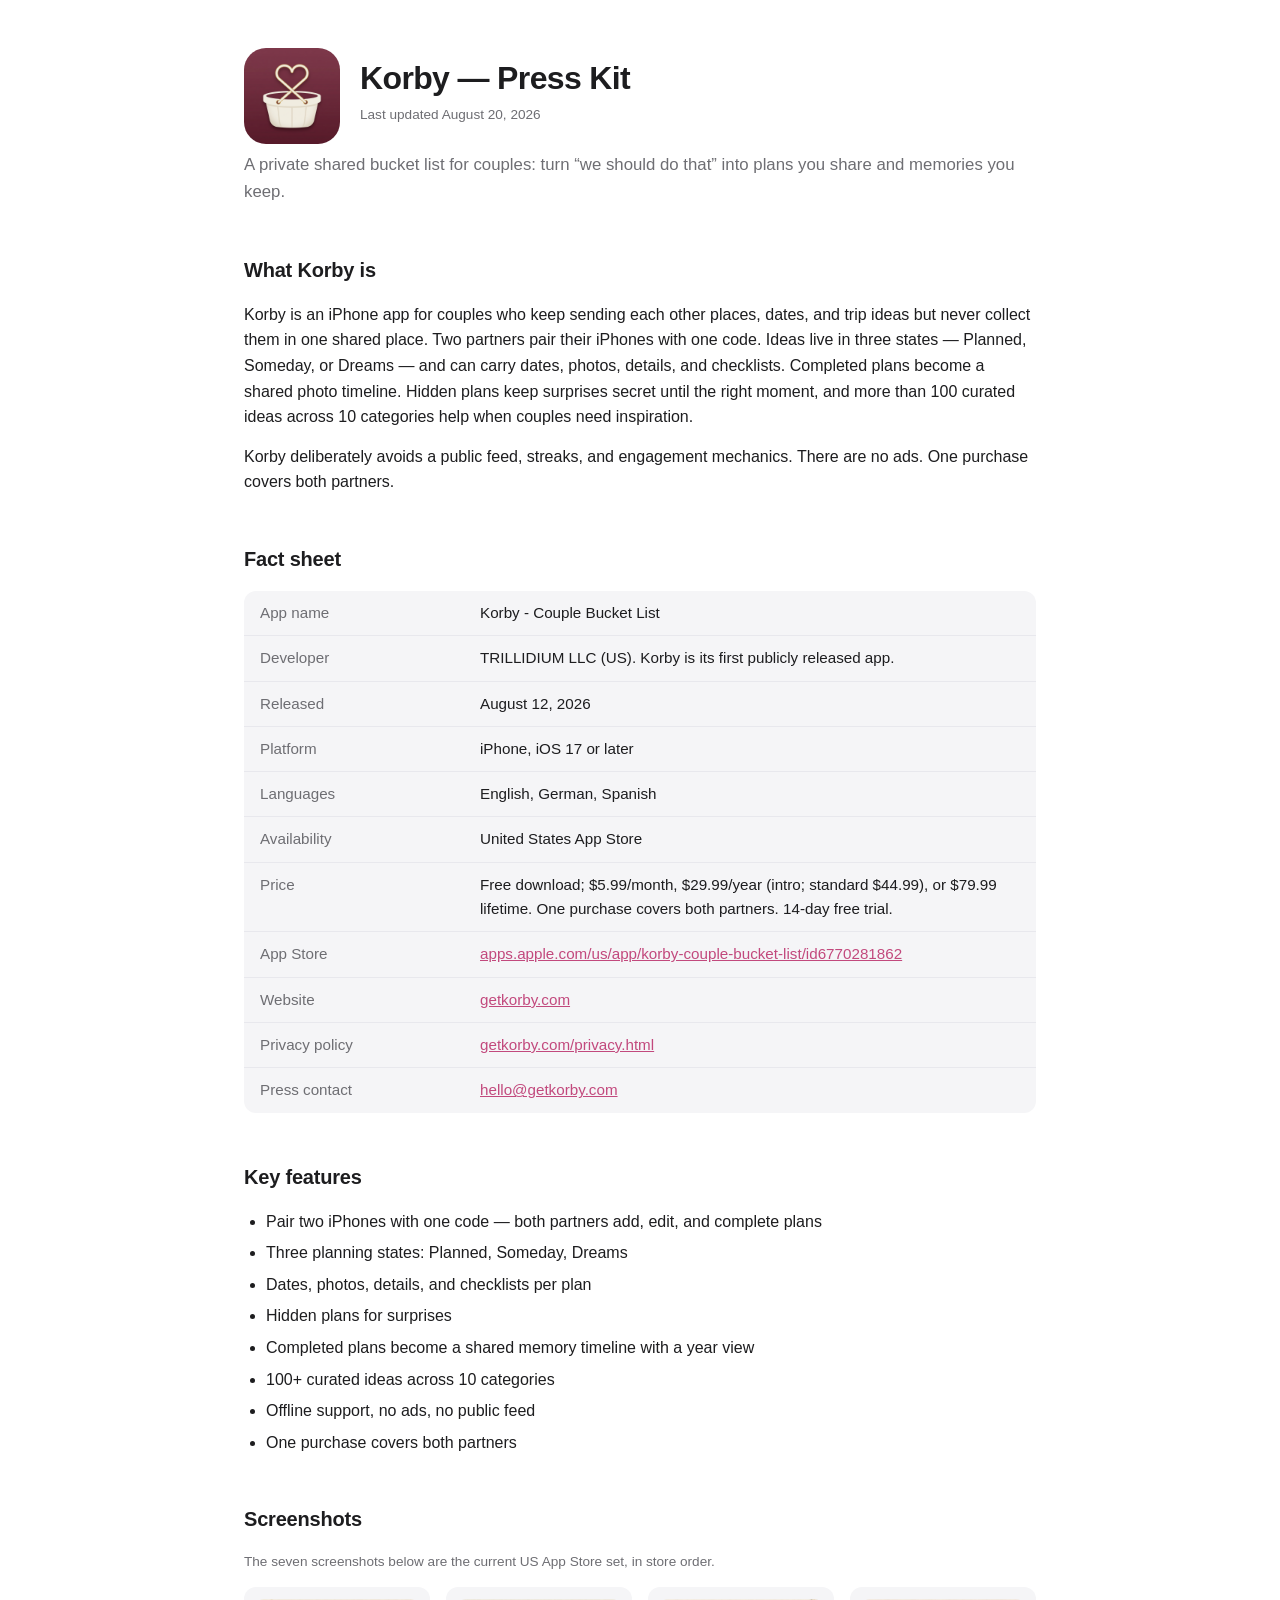
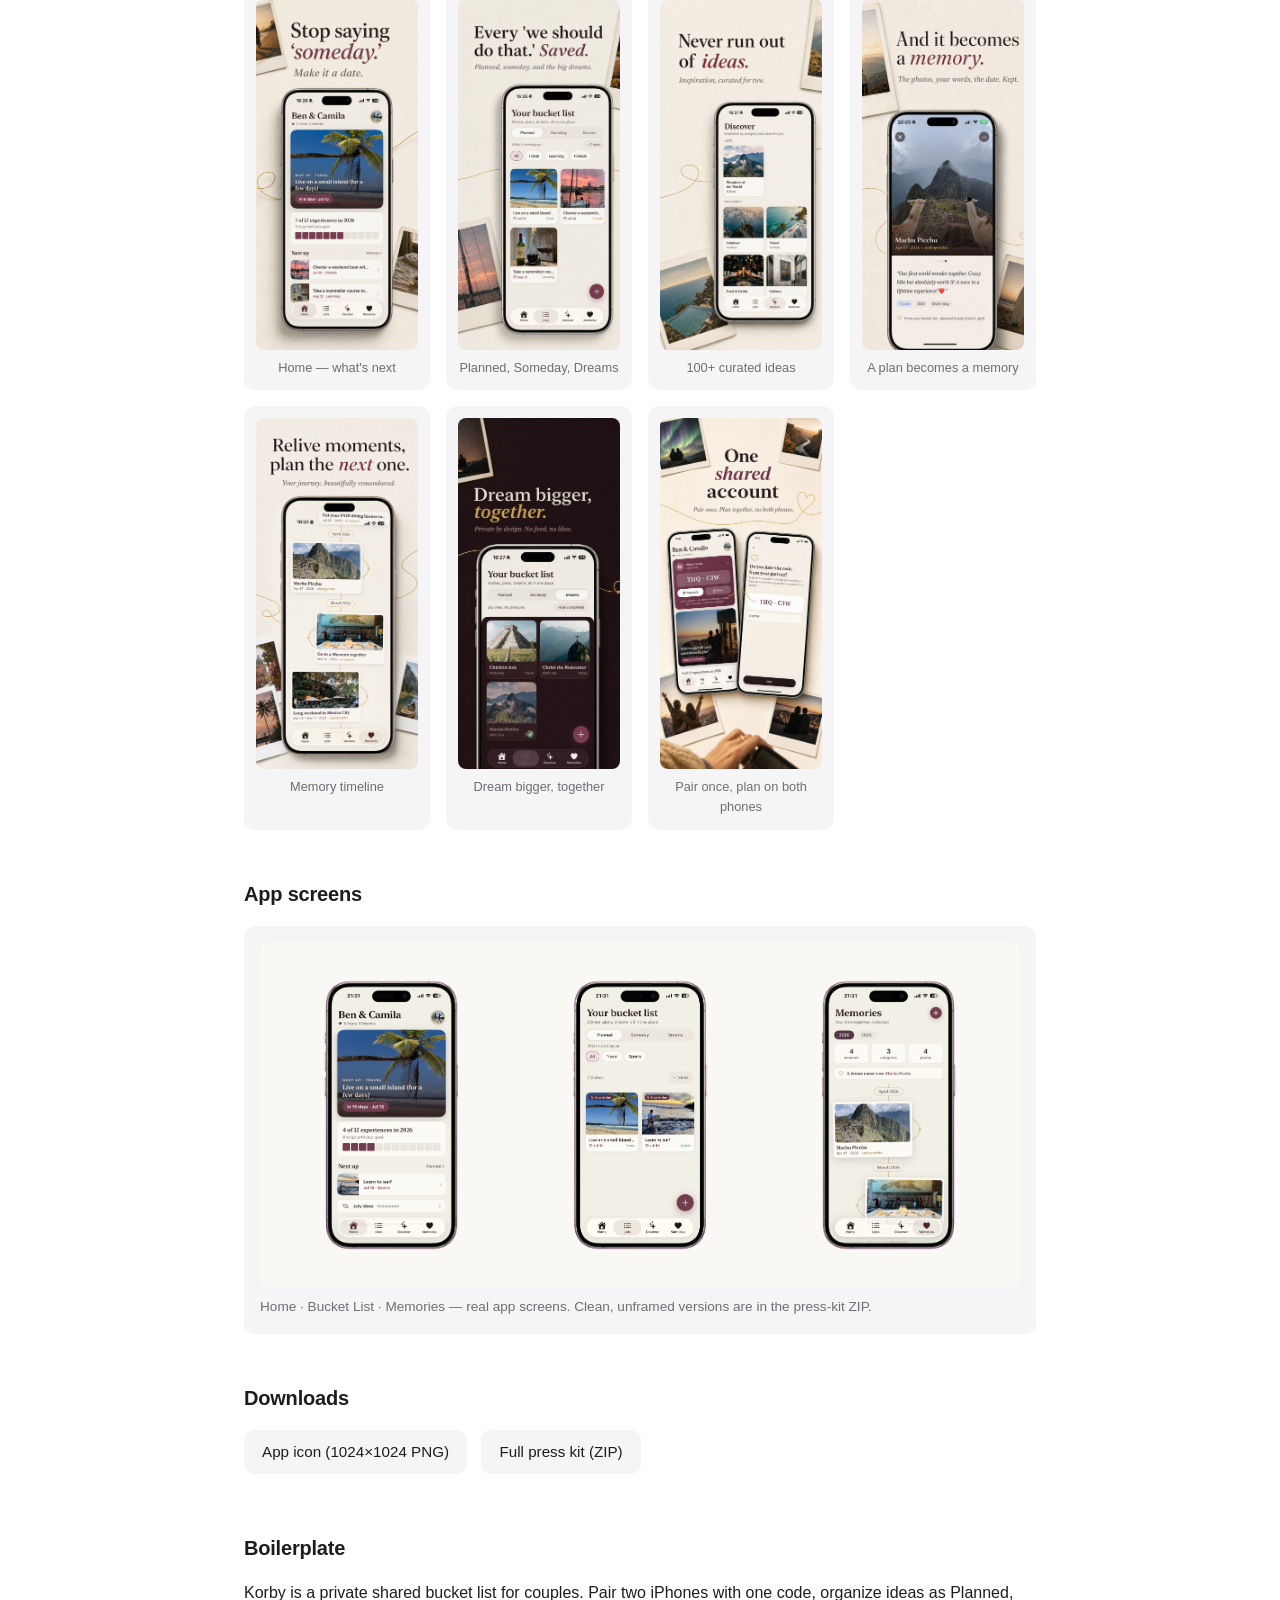
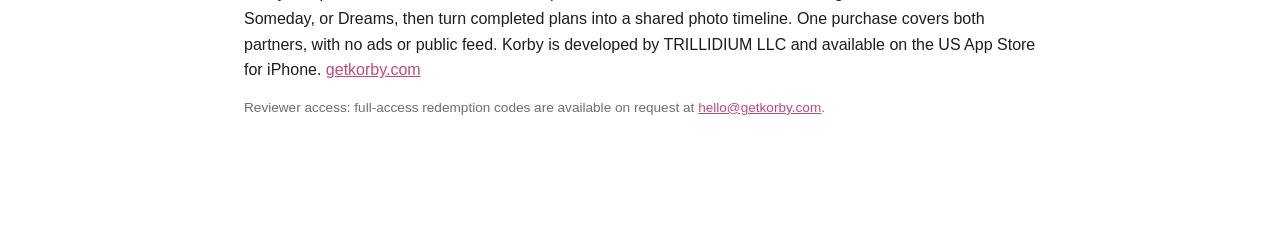
<file: press/index.html>
<!DOCTYPE html>
<html lang="en">
<head>
<meta charset="UTF-8">
<meta name="viewport" content="width=device-width, initial-scale=1.0">
<title>Korby — Press Kit</title>
<meta name="description" content="Press kit for Korby, the private shared bucket list app for couples. Facts, screenshots, icon, and contact.">
<style>
  :root { --ink:#1d1d1f; --muted:#6e6e73; --bg:#ffffff; --card:#f5f5f7; --accent:#c2497d; }
  * { margin:0; padding:0; box-sizing:border-box; }
  body { font-family:-apple-system, BlinkMacSystemFont, "Segoe UI", Roboto, Helvetica, Arial, sans-serif; color:var(--ink); background:var(--bg); line-height:1.6; }
  main { max-width:840px; margin:0 auto; padding:48px 24px 96px; }
  header { display:flex; align-items:center; gap:20px; margin-bottom:8px; }
  header img { width:96px; height:96px; border-radius:22px; }
  h1 { font-size:2rem; letter-spacing:-0.02em; }
  .tagline { color:var(--muted); font-size:1.05rem; margin-bottom:40px; }
  h2 { font-size:1.25rem; margin:48px 0 16px; letter-spacing:-0.01em; }
  p { margin-bottom:14px; }
  .facts { width:100%; border-collapse:collapse; background:var(--card); border-radius:12px; overflow:hidden; }
  .facts td { padding:10px 16px; vertical-align:top; font-size:0.95rem; }
  .facts td:first-child { color:var(--muted); width:220px; white-space:nowrap; }
  .facts tr + tr td { border-top:1px solid #e8e8ed; }
  .shots { display:grid; grid-template-columns:repeat(auto-fill, minmax(180px,1fr)); gap:16px; }
  .shots figure { background:var(--card); border-radius:12px; padding:12px; text-align:center; }
  .shots img { width:100%; border-radius:8px; display:block; }
  .shots figcaption { font-size:0.8rem; color:var(--muted); margin-top:8px; }
  .downloads a { display:inline-block; background:var(--card); border-radius:10px; padding:10px 18px; margin:0 10px 10px 0; text-decoration:none; color:var(--ink); font-size:0.95rem; }
  .downloads a:hover { background:#ebebf0; }
  a { color:var(--accent); }
  .note { font-size:0.85rem; color:var(--muted); }
  ul { margin:0 0 14px 22px; }
  li { margin-bottom:6px; }
</style>
</head>
<body>
<main>
  <header>
    <img src="img/app-icon-1024.png" alt="Korby app icon">
    <div>
      <h1>Korby — Press Kit</h1>
      <p class="note">Last updated August 20, 2026</p>
    </div>
  </header>
  <p class="tagline">A private shared bucket list for couples: turn “we should do that” into plans you share and memories you keep.</p>

  <h2>What Korby is</h2>
  <p>Korby is an iPhone app for couples who keep sending each other places, dates, and trip ideas but never collect them in one shared place. Two partners pair their iPhones with one code. Ideas live in three states — Planned, Someday, or Dreams — and can carry dates, photos, details, and checklists. Completed plans become a shared photo timeline. Hidden plans keep surprises secret until the right moment, and more than 100 curated ideas across 10 categories help when couples need inspiration.</p>
  <p>Korby deliberately avoids a public feed, streaks, and engagement mechanics. There are no ads. One purchase covers both partners.</p>

  <h2>Fact sheet</h2>
  <table class="facts">
    <tr><td>App name</td><td>Korby - Couple Bucket List</td></tr>
    <tr><td>Developer</td><td>TRILLIDIUM LLC (US). Korby is its first publicly released app.</td></tr>
    <tr><td>Released</td><td>August 12, 2026</td></tr>
    <tr><td>Platform</td><td>iPhone, iOS 17 or later</td></tr>
    <tr><td>Languages</td><td>English, German, Spanish</td></tr>
    <tr><td>Availability</td><td>United States App Store</td></tr>
    <tr><td>Price</td><td>Free download; $5.99/month, $29.99/year (intro; standard $44.99), or $79.99 lifetime. One purchase covers both partners. 14-day free trial.</td></tr>
    <tr><td>App Store</td><td><a href="https://apps.apple.com/us/app/korby-couple-bucket-list/id6770281862">apps.apple.com/us/app/korby-couple-bucket-list/id6770281862</a></td></tr>
    <tr><td>Website</td><td><a href="https://getkorby.com">getkorby.com</a></td></tr>
    <tr><td>Privacy policy</td><td><a href="https://getkorby.com/privacy.html">getkorby.com/privacy.html</a></td></tr>
    <tr><td>Press contact</td><td><a href="mailto:hello@getkorby.com">hello@getkorby.com</a></td></tr>
  </table>

  <h2>Key features</h2>
  <ul>
    <li>Pair two iPhones with one code — both partners add, edit, and complete plans</li>
    <li>Three planning states: Planned, Someday, Dreams</li>
    <li>Dates, photos, details, and checklists per plan</li>
    <li>Hidden plans for surprises</li>
    <li>Completed plans become a shared memory timeline with a year view</li>
    <li>100+ curated ideas across 10 categories</li>
    <li>Offline support, no ads, no public feed</li>
    <li>One purchase covers both partners</li>
  </ul>

  <h2>Screenshots</h2>
  <p class="note">The seven screenshots below are the current US App Store set, in store order.</p>
  <div class="shots">
    <figure><img src="img/screenshot-1.jpg" alt="Korby home screen with upcoming shared plans"><figcaption>Home — what's next</figcaption></figure>
    <figure><img src="img/screenshot-2.jpg" alt="Shared bucket list with Planned, Someday, and Dreams"><figcaption>Planned, Someday, Dreams</figcaption></figure>
    <figure><img src="img/screenshot-3.jpg" alt="Discover screen with curated idea categories"><figcaption>100+ curated ideas</figcaption></figure>
    <figure><img src="img/screenshot-4.jpg" alt="A completed plan saved as a memory"><figcaption>A plan becomes a memory</figcaption></figure>
    <figure><img src="img/screenshot-5.jpg" alt="Shared memory timeline"><figcaption>Memory timeline</figcaption></figure>
    <figure><img src="img/screenshot-6.jpg" alt="Dreams list in dark mode"><figcaption>Dream bigger, together</figcaption></figure>
    <figure><img src="img/screenshot-7.jpg" alt="Two iPhones pairing with one code"><figcaption>Pair once, plan on both phones</figcaption></figure>
  </div>

  <h2>App screens</h2>
  <figure style="background:var(--card);border-radius:12px;padding:16px;">
    <img src="img/korby-3-screen-overview.png" alt="Home, Bucket List, and Memories screens in iPhone frames" style="width:100%;border-radius:8px;display:block;">
    <figcaption class="note" style="margin-top:8px;">Home · Bucket List · Memories — real app screens. Clean, unframed versions are in the press-kit ZIP.</figcaption>
  </figure>

  <h2>Downloads</h2>
  <p class="downloads">
    <a href="img/app-icon-1024.png" download>App icon (1024×1024 PNG)</a>
    <a href="korby-press-kit.zip" download>Full press kit (ZIP)</a>
  </p>

  <h2>Boilerplate</h2>
  <p>Korby is a private shared bucket list for couples. Pair two iPhones with one code, organize ideas as Planned, Someday, or Dreams, then turn completed plans into a shared photo timeline. One purchase covers both partners, with no ads or public feed. Korby is developed by TRILLIDIUM LLC and available on the US App Store for iPhone. <a href="https://getkorby.com">getkorby.com</a></p>

  <p class="note">Reviewer access: full-access redemption codes are available on request at <a href="mailto:hello@getkorby.com">hello@getkorby.com</a>.</p>
</main>
</body>
</html>
</file>
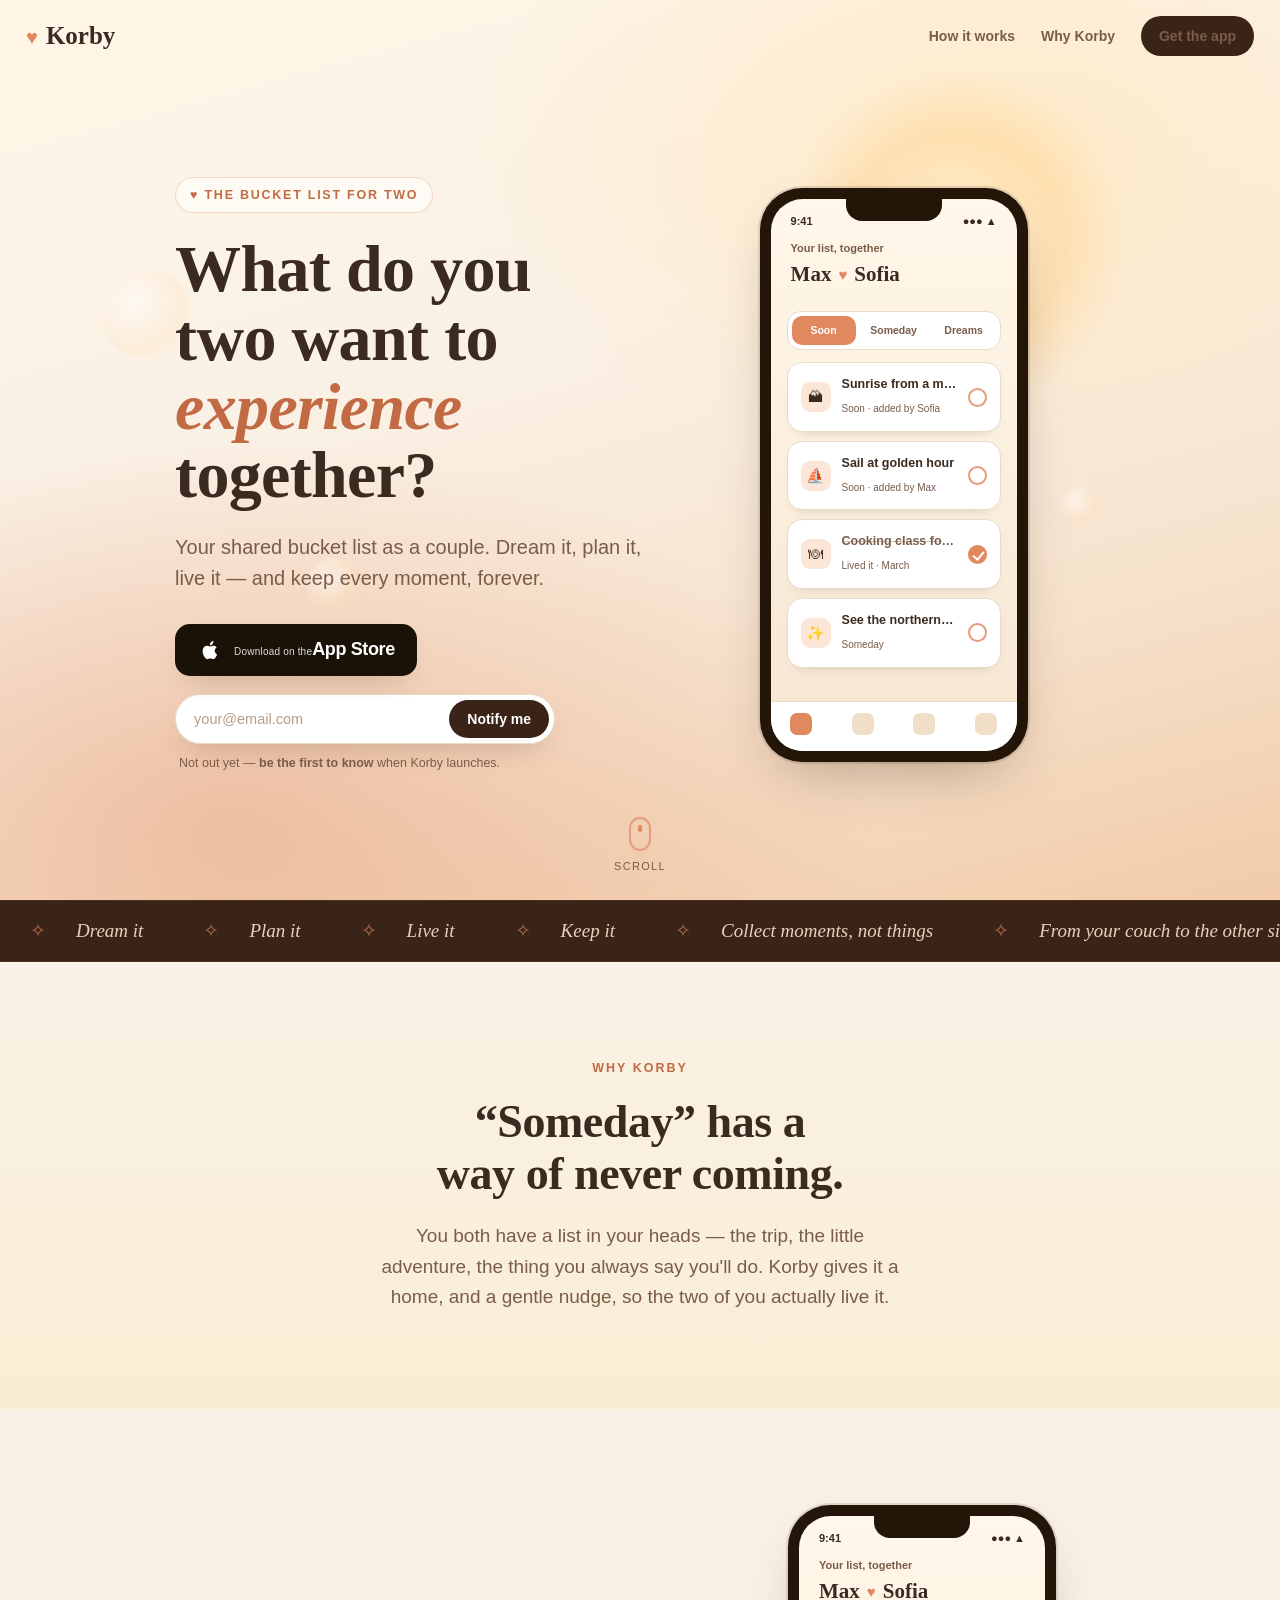
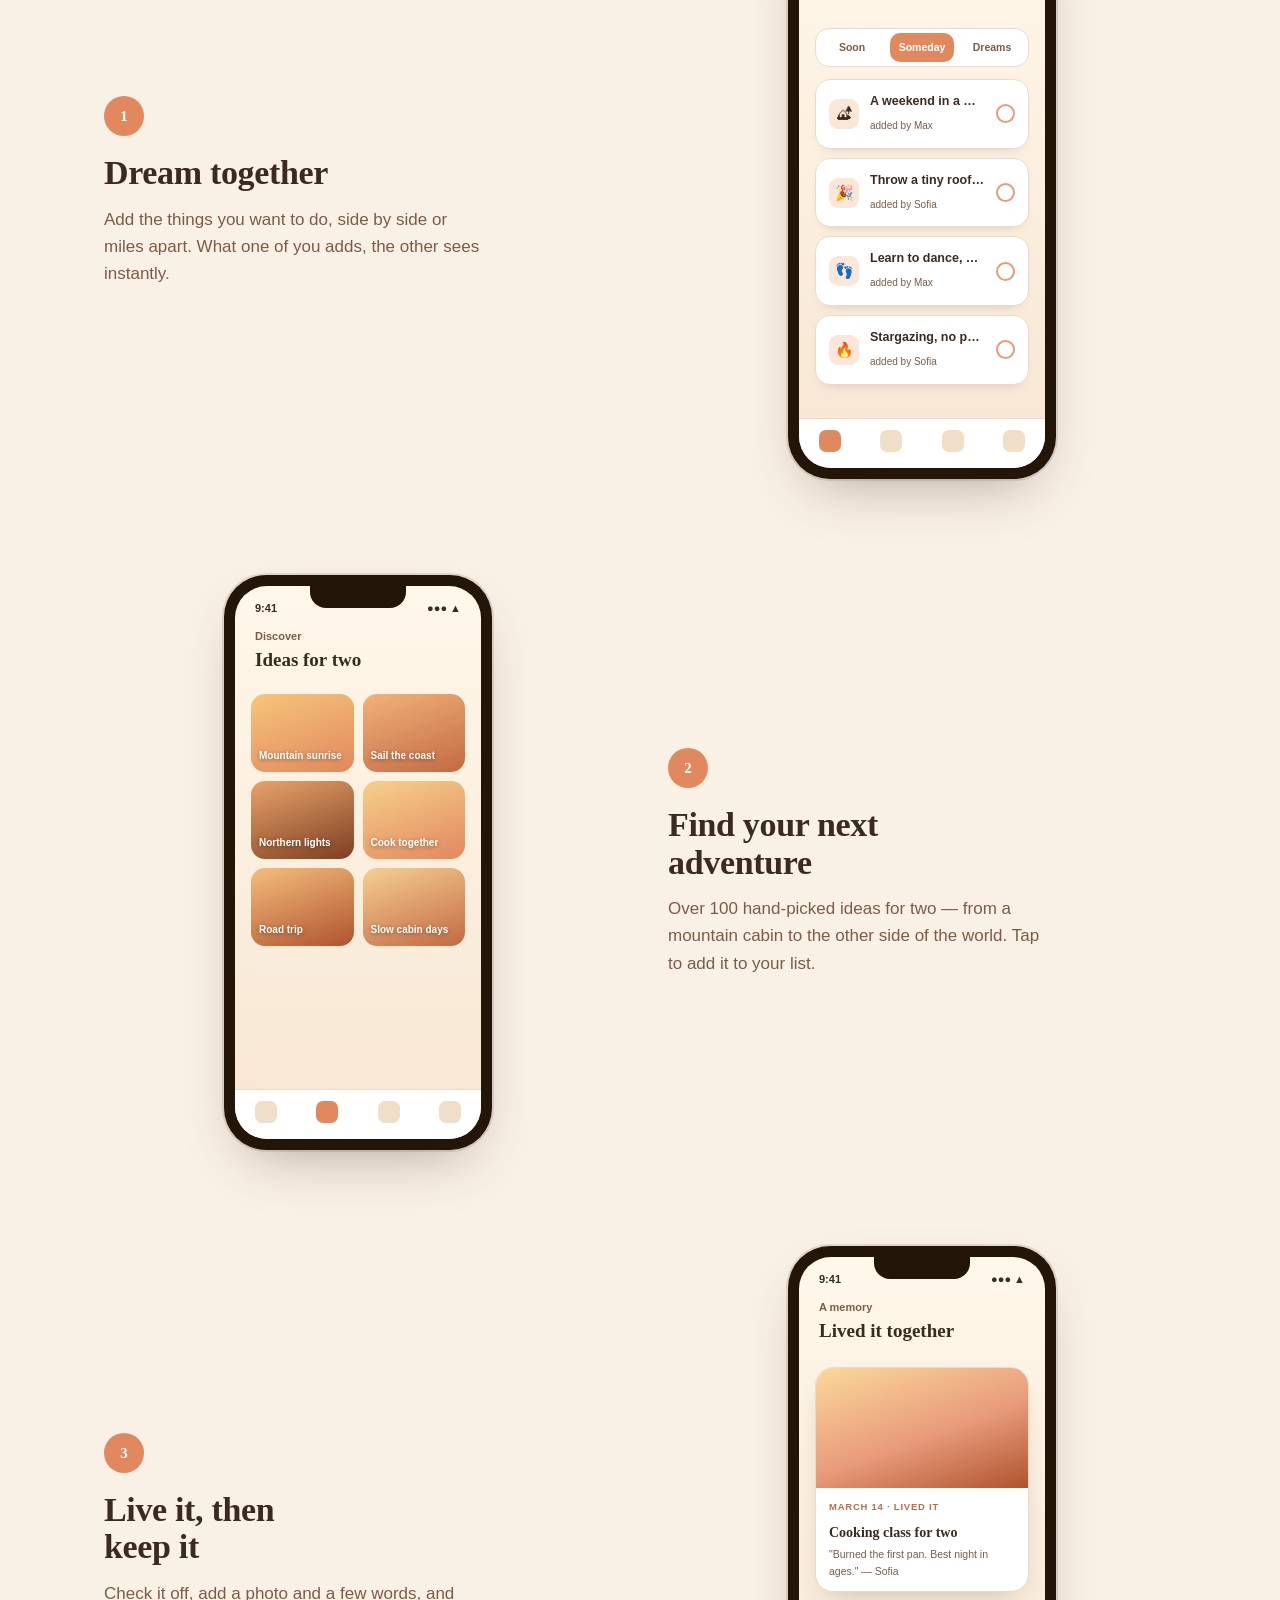
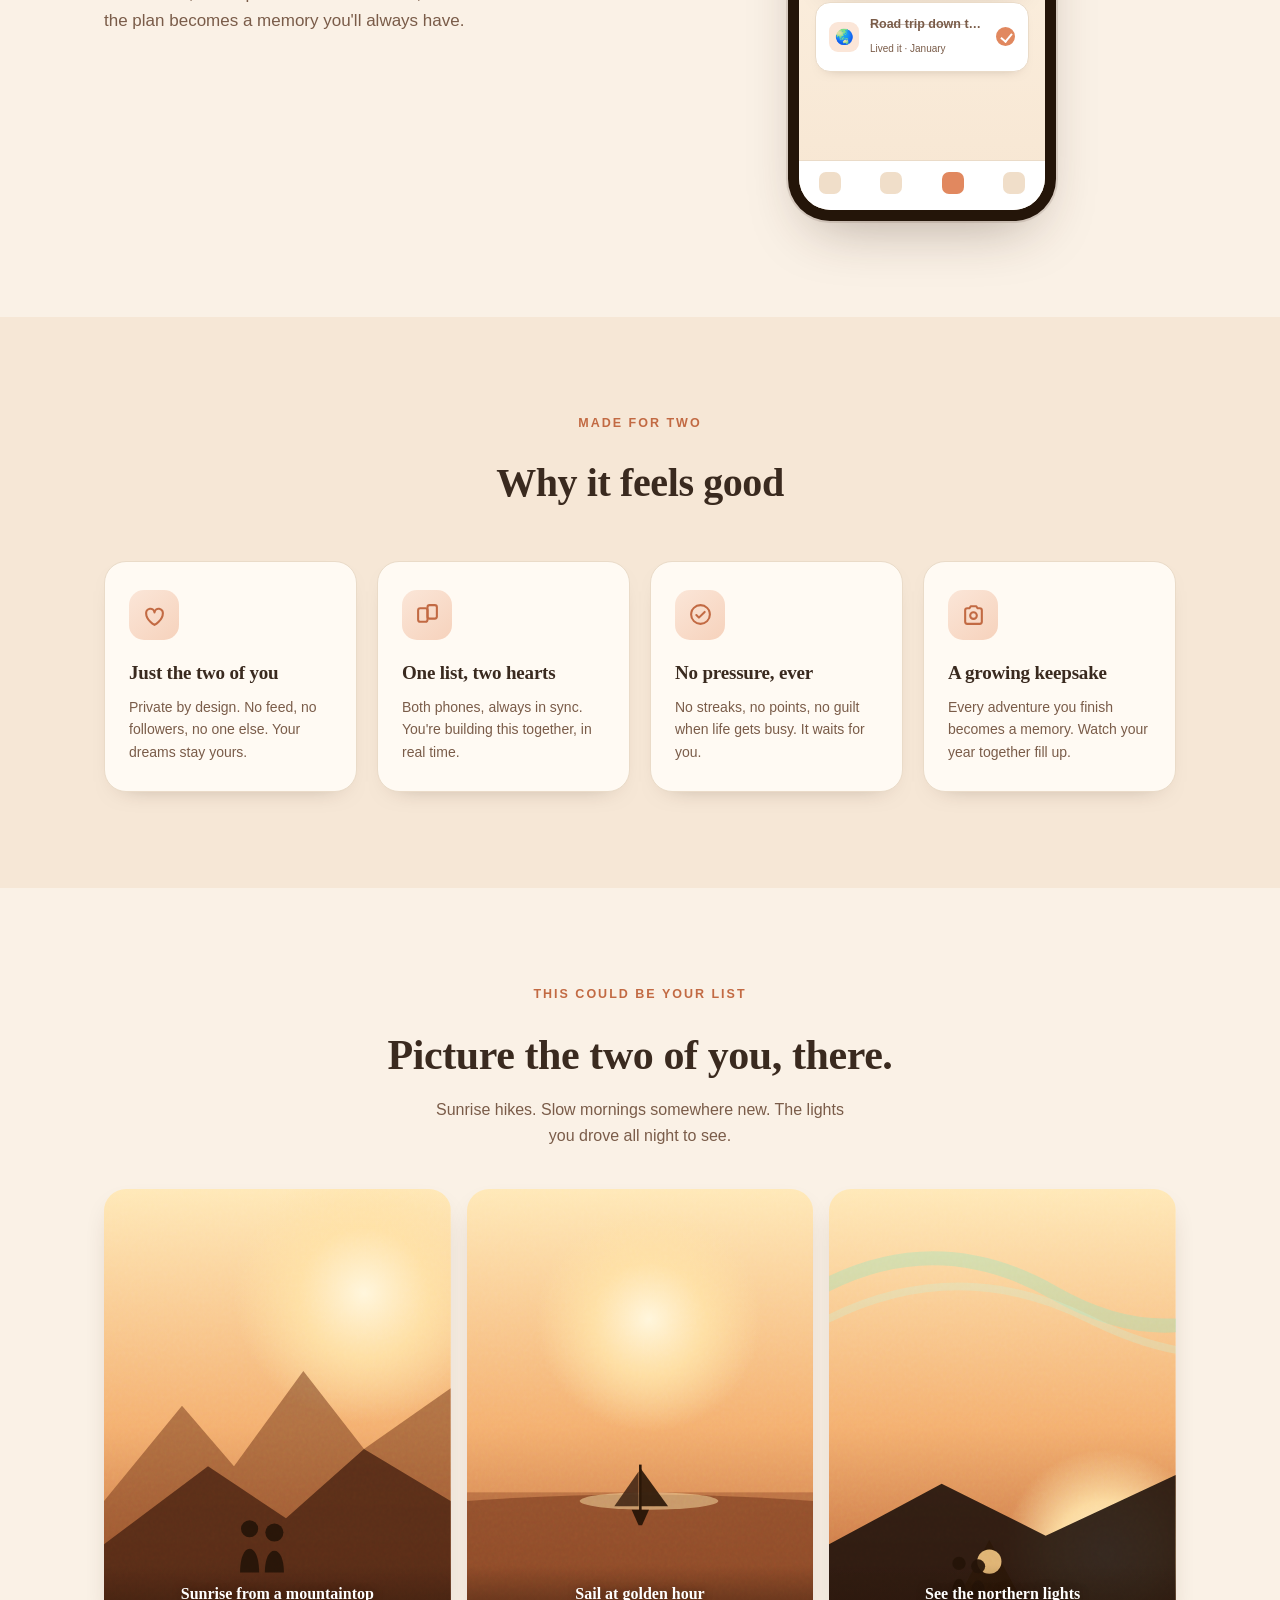
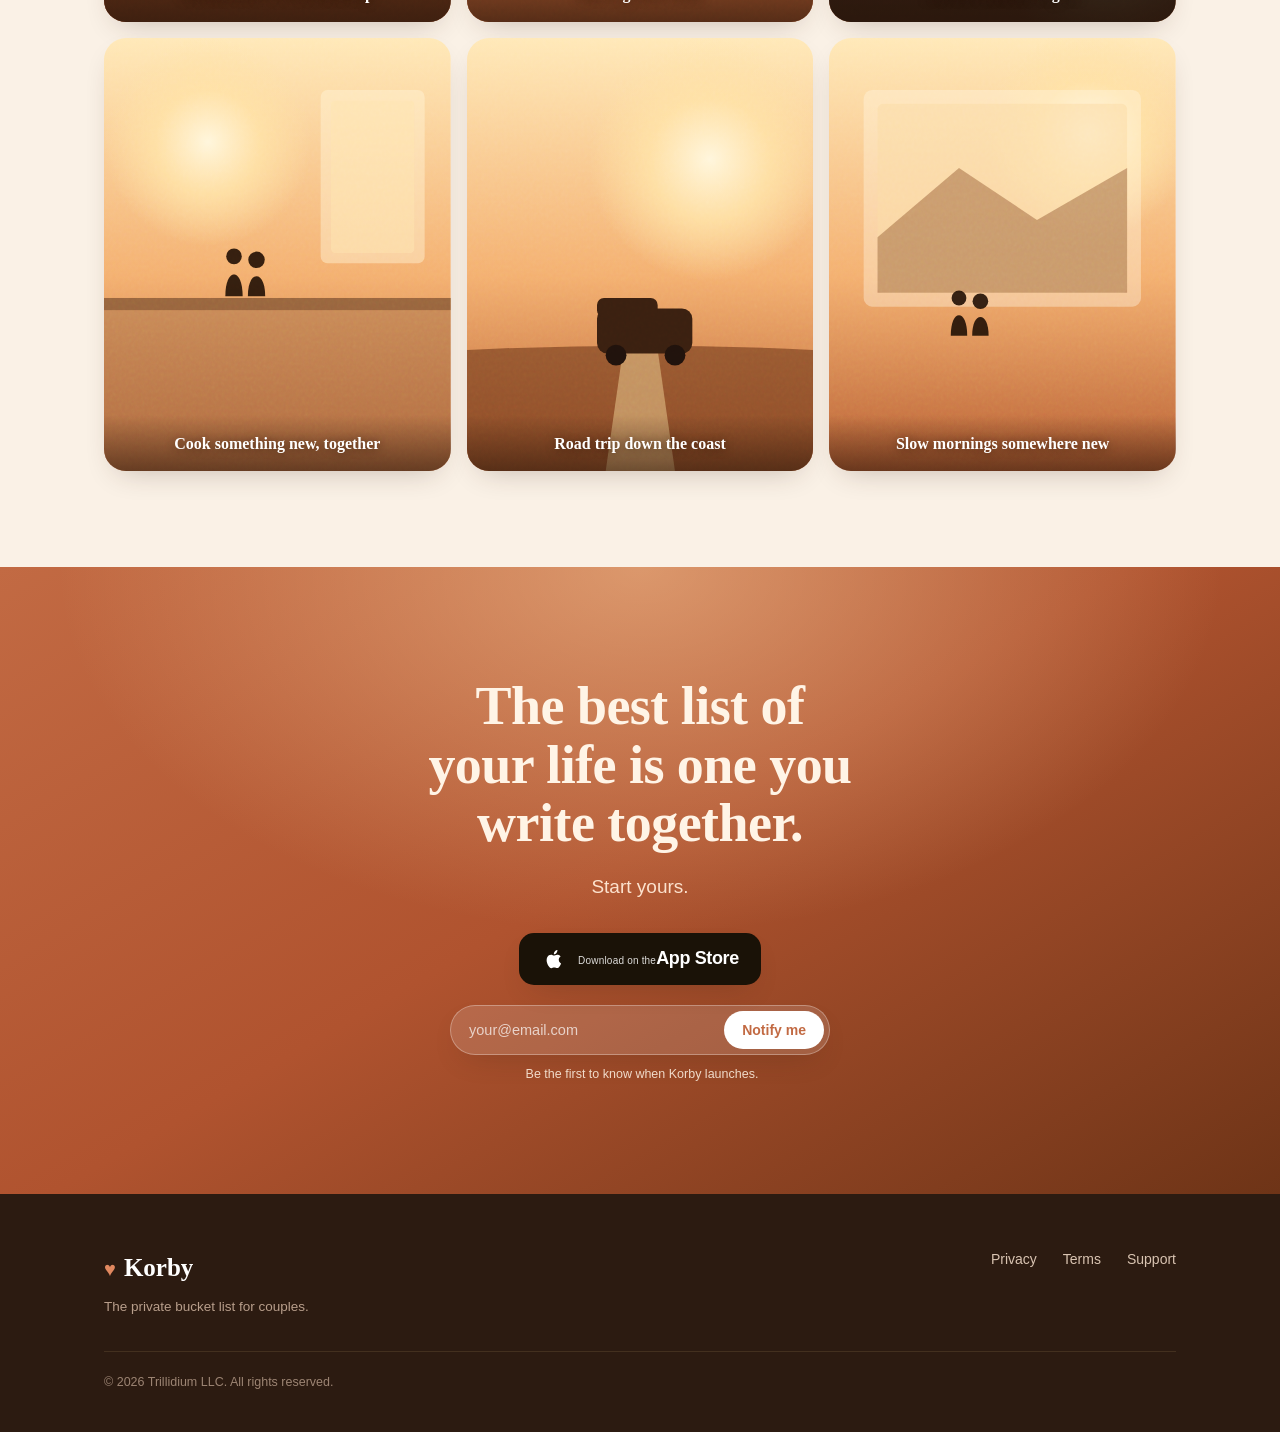
<file: landing.html>
<!doctype html>
<html lang="en">
<head>
<meta charset="utf-8"/>
<meta name="viewport" content="width=device-width, initial-scale=1, viewport-fit=cover"/>
<title>Korby — Your bucket list for two</title>
<meta name="description" content="Korby is your shared bucket list as a couple. Dream it, plan it, live it — and keep every moment. The private, ad-free app for two."/>
<meta property="og:title" content="Korby — Your bucket list for two"/>
<meta property="og:description" content="Turn 'we should do that someday' into 'remember when we did?'. The private bucket list for couples."/>
<meta property="og:type" content="website"/>
<meta name="theme-color" content="#FAF1E6"/>
<style>
  :root{
    --bg:#FAF1E6; --bg2:#F6E7D6; --peach:#F9EED4; --peachDeep:#E89B7B;
    --coral:#E1885F; --coralDeep:#C26A43; --ink:#3A2A1F; --inkSoft:#7A5C49;
    --dark:#3A2418; --line:#EADBC8; --gold:#BE9A4E; --card:#fffaf3;
    --serif:Georgia,"Times New Roman",serif;
    --sans:-apple-system,BlinkMacSystemFont,"Segoe UI",Roboto,Helvetica,Arial,sans-serif;
    --shadow:0 24px 60px -24px rgba(58,36,24,.40);
    --shadowSoft:0 12px 30px -14px rgba(58,36,24,.30);
  }
  *{box-sizing:border-box;margin:0;padding:0}
  html{scroll-behavior:smooth}
  body{font-family:var(--sans);color:var(--ink);background:var(--bg);line-height:1.6;-webkit-font-smoothing:antialiased;overflow-x:hidden}
  a{color:var(--coralDeep);text-decoration:none}
  h1,h2,h3{font-family:var(--serif);font-weight:700;letter-spacing:-.01em}
  .wrap{max-width:1120px;margin:0 auto;padding:0 24px}

  /* ---------- NAV ---------- */
  nav.bar{position:fixed;top:0;left:0;right:0;z-index:60;display:flex;align-items:center;justify-content:space-between;
    padding:16px 26px;transition:.4s cubic-bezier(.2,.7,.2,1)}
  nav.bar.float{background:rgba(250,241,230,.78);backdrop-filter:saturate(150%) blur(14px);
    -webkit-backdrop-filter:saturate(150%) blur(14px);box-shadow:0 6px 24px -16px rgba(58,36,24,.5);border-bottom:1px solid rgba(234,219,200,.6)}
  .logo{font-family:var(--serif);font-size:25px;font-weight:bold;color:var(--ink);display:flex;align-items:center;gap:8px}
  .logo .heart{color:var(--coral);font-size:20px;transform:translateY(1px)}
  nav .navlinks{display:flex;align-items:center;gap:26px}
  nav .navlinks a{font-size:14px;font-weight:600;color:var(--inkSoft)}
  nav .navlinks a:hover{color:var(--ink)}
  nav .navcta{background:var(--dark);color:#fff;padding:9px 18px;border-radius:30px;font-size:13.5px;font-weight:600}
  nav .navcta:hover{background:#523524}
  @media(max-width:720px){nav .navlinks a.hideS{display:none}}

  /* ---------- BUTTONS ---------- */
  .badge{display:inline-flex;align-items:center;gap:11px;background:#1a1207;color:#fff;
    padding:13px 22px;border-radius:15px;font-weight:500;box-shadow:var(--shadowSoft);transition:.25s}
  .badge:hover{transform:translateY(-2px);box-shadow:var(--shadow)}
  .badge svg{width:26px;height:26px;flex:0 0 auto}
  .badge .b1{font-size:10px;line-height:1;opacity:.85;letter-spacing:.02em}
  .badge .b2{font-size:18px;line-height:1.15;font-weight:600;letter-spacing:-.02em}

  /* ---------- HERO ---------- */
  .hero{position:relative;min-height:100svh;display:flex;align-items:center;padding:120px 0 70px;overflow:hidden}
  .hero .glow{position:absolute;inset:0;z-index:0;
    background:
      radial-gradient(60% 50% at 78% 18%, rgba(255,233,196,.95), rgba(255,233,196,0) 70%),
      radial-gradient(70% 60% at 18% 92%, rgba(225,136,95,.40), rgba(225,136,95,0) 72%),
      linear-gradient(165deg,#FFF6E7 0%, #FAF1E6 38%, #F6E2CC 72%, #F1CBA8 100%)}
  .sun{position:absolute;z-index:0;top:8%;right:12%;width:340px;height:340px;border-radius:50%;
    background:radial-gradient(circle at 50% 50%, rgba(255,240,210,.95), rgba(255,214,150,.5) 45%, rgba(255,214,150,0) 70%);
    filter:blur(2px);animation:breathe 9s ease-in-out infinite}
  @keyframes breathe{0%,100%{transform:scale(1);opacity:.9}50%{transform:scale(1.08);opacity:1}}
  .orb{position:absolute;z-index:0;border-radius:50%;filter:blur(1px);opacity:.55;
    background:radial-gradient(circle at 35% 35%, rgba(255,255,255,.9), rgba(255,221,180,.5) 60%, rgba(255,221,180,0) 75%)}
  .o1{width:90px;height:90px;left:8%;top:30%;animation:drift 14s ease-in-out infinite}
  .o2{width:54px;height:54px;left:24%;top:62%;animation:drift 11s ease-in-out infinite 1s}
  .o3{width:120px;height:120px;right:30%;bottom:14%;opacity:.4;animation:drift 17s ease-in-out infinite .5s}
  .o4{width:40px;height:40px;right:14%;top:54%;animation:drift 9s ease-in-out infinite}
  @keyframes drift{0%,100%{transform:translate(0,0)}50%{transform:translate(14px,-22px)}}

  .hero .wrap{position:relative;z-index:2;display:grid;grid-template-columns:1.05fr .95fr;gap:40px;align-items:center}
  .hero .eyebrow{display:inline-flex;align-items:center;gap:8px;font-size:12.5px;font-weight:700;letter-spacing:.14em;
    text-transform:uppercase;color:var(--coralDeep);background:rgba(255,255,255,.55);border:1px solid rgba(225,136,95,.3);
    padding:7px 14px;border-radius:30px;margin-bottom:22px}
  .hero h1{font-size:clamp(36px,5.6vw,66px);line-height:1.04;color:var(--ink);max-width:13ch}
  .hero h1 em{font-style:italic;color:var(--coralDeep)}
  .hero p.lead{font-size:clamp(16px,2vw,20px);color:var(--inkSoft);max-width:42ch;margin:22px 0 0;line-height:1.55}
  .ctarow{display:flex;flex-wrap:wrap;align-items:center;gap:14px;margin-top:30px}
  .waitlist{margin-top:18px}
  .waitlist .wl{display:flex;gap:8px;max-width:380px;background:#fff;border:1px solid var(--line);border-radius:40px;padding:5px 5px 5px 18px;box-shadow:var(--shadowSoft)}
  .waitlist input{flex:1;border:none;outline:none;background:transparent;font-family:var(--sans);font-size:14.5px;color:var(--ink)}
  .waitlist input::placeholder{color:#b69d89}
  .waitlist button{border:none;cursor:pointer;background:var(--dark);color:#fff;font-weight:600;font-size:14px;padding:11px 18px;border-radius:30px;font-family:var(--sans);transition:.2s}
  .waitlist button:hover{background:#523524}
  .waitlist .wlnote{font-size:12.5px;color:var(--inkSoft);margin-top:9px;padding-left:4px}
  .waitlist .ok{color:var(--coralDeep);font-weight:600}

  /* phone (reusable) */
  .phone{position:relative;width:268px;aspect-ratio:9/19.3;border-radius:42px;background:#241509;
    padding:11px;box-shadow:var(--shadow), 0 0 0 2px rgba(58,36,24,.12);margin:0 auto}
  .phone .scr{position:relative;width:100%;height:100%;border-radius:32px;overflow:hidden;background:var(--bg)}
  .phone .notch{position:absolute;top:9px;left:50%;transform:translateX(-50%);width:96px;height:24px;background:#241509;border-radius:0 0 16px 16px;z-index:5}
  .hero .phone{animation:floaty 6s ease-in-out infinite}
  @keyframes floaty{0%,100%{transform:translateY(0) rotate(-1.2deg)}50%{transform:translateY(-14px) rotate(-1.2deg)}}
  .heroPhoneWrap{position:relative;display:flex;justify-content:center}
  .heroPhoneWrap::after{content:"";position:absolute;width:300px;height:300px;border-radius:50%;z-index:-1;
    background:radial-gradient(circle,rgba(255,224,180,.7),rgba(255,224,180,0) 68%);filter:blur(6px)}

  /* app screen styles */
  .app{height:100%;display:flex;flex-direction:column;background:linear-gradient(180deg,#FFF7EA,#F7E6D2)}
  .app .status{display:flex;justify-content:space-between;align-items:center;padding:14px 20px 4px;font-size:11px;font-weight:600;color:var(--ink)}
  .app .ahead{padding:6px 20px 10px}
  .app .ahead .hi{font-size:11px;color:var(--inkSoft);font-weight:600}
  .app .ahead .names{font-family:var(--serif);font-size:21px;font-weight:bold;color:var(--ink);display:flex;align-items:center;gap:7px}
  .app .ahead .names .hh{color:var(--coral);font-size:15px}
  .app .body{flex:1;overflow:hidden;padding:4px 16px}
  .seg{display:flex;gap:6px;background:#fff;border:1px solid var(--line);border-radius:14px;padding:4px;margin:6px 0 12px}
  .seg span{flex:1;text-align:center;font-size:10.5px;font-weight:600;color:var(--inkSoft);padding:6px 0;border-radius:10px}
  .seg span.on{background:var(--coral);color:#fff}
  .itm{display:flex;align-items:center;gap:11px;background:#fff;border:1px solid var(--line);border-radius:15px;padding:11px 13px;margin-bottom:9px;box-shadow:0 6px 14px -12px rgba(58,36,24,.5)}
  .itm .ring{width:19px;height:19px;border-radius:50%;border:2px solid var(--peachDeep);flex:0 0 auto}
  .itm.done .ring{background:var(--coral);border-color:var(--coral);position:relative}
  .itm.done .ring::after{content:"";position:absolute;left:5px;top:2px;width:5px;height:9px;border:2px solid #fff;border-top:0;border-left:0;transform:rotate(40deg)}
  .itm .t{flex:1;min-width:0}
  .itm .t b{display:block;font-size:12.5px;font-weight:600;color:var(--ink);white-space:nowrap;overflow:hidden;text-overflow:ellipsis}
  .itm .t small{font-size:10px;color:var(--inkSoft)}
  .itm.done .t b{color:var(--inkSoft);text-decoration:line-through;text-decoration-color:rgba(122,92,73,.4)}
  .ico{width:30px;height:30px;border-radius:9px;background:#FBE6D8;display:flex;align-items:center;justify-content:center;font-size:15px;flex:0 0 auto}
  .tabbar{display:flex;justify-content:space-around;padding:11px 0 16px;background:#fff;border-top:1px solid var(--line)}
  .tabbar .tb{width:22px;height:22px;border-radius:7px;background:#F0DEC9}
  .tabbar .tb.act{background:var(--coral)}
  .disc{display:grid;grid-template-columns:1fr 1fr;gap:9px;margin-top:4px}
  .disc .d{border-radius:14px;height:78px;position:relative;overflow:hidden;display:flex;align-items:flex-end;padding:8px;color:#fff;font-size:10px;font-weight:600;text-shadow:0 1px 4px rgba(0,0,0,.4)}
  .mem{background:#fff;border:1px solid var(--line);border-radius:18px;overflow:hidden;margin-top:6px;box-shadow:var(--shadowSoft)}
  .mem .img{height:120px}
  .mem .cap{padding:11px 13px}
  .mem .cap b{font-family:var(--serif);font-size:14px}
  .mem .cap small{display:block;font-size:10.5px;color:var(--inkSoft);margin-top:2px}
  .mem .cap .dt{font-size:9.5px;color:var(--coralDeep);font-weight:700;text-transform:uppercase;letter-spacing:.08em;margin-bottom:5px}

  /* ---------- MARQUEE ---------- */
  .marquee{background:var(--dark);color:#F7E0CB;overflow:hidden;padding:15px 0;border-top:1px solid #4a3120;border-bottom:1px solid #4a3120}
  .marquee .track{display:flex;white-space:nowrap;width:max-content;animation:slide 26s linear infinite}
  .marquee span{font-family:var(--serif);font-size:19px;font-style:italic;padding:0 30px;opacity:.92}
  .marquee span::before{content:"\2727";color:var(--coral);margin-right:30px;font-style:normal;opacity:.8}
  @keyframes slide{from{transform:translateX(0)}to{transform:translateX(-50%)}}

  /* ---------- SECTIONS ---------- */
  section.sec{padding:96px 0}
  .why{background:linear-gradient(180deg,var(--bg) 0%, var(--peach) 100%);text-align:center}
  .why h2{font-size:clamp(28px,4.6vw,46px);line-height:1.12;max-width:18ch;margin:0 auto;color:var(--ink)}
  .why p{font-size:clamp(16px,2vw,19px);color:var(--inkSoft);max-width:50ch;margin:22px auto 0}
  .kicker{display:block;font-size:12.5px;font-weight:700;letter-spacing:.16em;text-transform:uppercase;color:var(--coralDeep);margin-bottom:18px}

  /* three beats */
  .beat{display:grid;grid-template-columns:1fr 1fr;gap:56px;align-items:center;margin:0 0 96px}
  .beat:last-child{margin-bottom:0}
  .beat.rev .txt{order:2}
  .beat .num{font-family:var(--serif);font-size:15px;font-weight:bold;color:#fff;background:var(--coral);width:40px;height:40px;border-radius:50%;display:flex;align-items:center;justify-content:center;margin-bottom:18px}
  .beat h3{font-size:clamp(24px,3.4vw,34px);line-height:1.1;color:var(--ink);max-width:14ch}
  .beat p{font-size:17px;color:var(--inkSoft);max-width:40ch;margin-top:14px}
  .beat .vis{display:flex;justify-content:center}

  /* feature band */
  .feat{background:var(--bg2)}
  .feat .head{text-align:center;margin-bottom:46px}
  .feat .head h2{font-size:clamp(26px,4vw,40px)}
  .cards{display:grid;grid-template-columns:repeat(4,1fr);gap:20px}
  .fcard{background:var(--card);border:1px solid var(--line);border-radius:22px;padding:28px 24px;transition:.3s;box-shadow:0 10px 26px -20px rgba(58,36,24,.5)}
  .fcard:hover{transform:translateY(-6px);box-shadow:var(--shadow)}
  .fcard .fi{width:50px;height:50px;border-radius:15px;background:linear-gradient(140deg,#FBE6D8,#F6D2BC);display:flex;align-items:center;justify-content:center;margin-bottom:18px;color:var(--coralDeep)}
  .fcard .fi svg{width:25px;height:25px}
  .fcard h3{font-size:19px;margin-bottom:8px;color:var(--ink)}
  .fcard p{font-size:14px;color:var(--inkSoft)}

  /* gallery */
  .gal{text-align:center}
  .gal h2{font-size:clamp(26px,4vw,42px);margin-bottom:8px}
  .gal .sub{color:var(--inkSoft);max-width:46ch;margin:0 auto 40px;font-size:16px}
  .tiles{display:grid;grid-template-columns:repeat(3,1fr);gap:16px}
  .tile{position:relative;border-radius:22px;overflow:hidden;box-shadow:var(--shadowSoft);aspect-ratio:4/5;transition:.4s;display:block}
  .tile:hover{transform:translateY(-5px) scale(1.012);box-shadow:var(--shadow)}
  .tile svg{position:absolute;inset:0;width:100%;height:100%;display:block}
  .tile .cap{position:absolute;left:0;right:0;bottom:0;z-index:3;padding:16px 16px 15px;color:#fff;
    font-family:var(--serif);font-size:16px;font-weight:bold;text-shadow:0 1px 8px rgba(40,20,8,.55);
    background:linear-gradient(0deg,rgba(40,22,10,.55),rgba(40,22,10,0))}
  .tile .grain{position:absolute;inset:0;z-index:2;pointer-events:none;opacity:.10;mix-blend-mode:overlay;width:100%;height:100%}

  /* closing */
  .closing{position:relative;overflow:hidden;color:#fff;text-align:center;padding:110px 0}
  .closing .cbg{position:absolute;inset:0;z-index:0;
    background:radial-gradient(70% 90% at 50% 0%, rgba(255,210,160,.5), rgba(255,210,160,0) 65%),
      linear-gradient(150deg,#C26A43 0%, #B0532F 48%, #6E3417 100%)}
  .closing .wrap{position:relative;z-index:2}
  .closing h2{font-size:clamp(30px,5vw,54px);line-height:1.08;max-width:16ch;margin:0 auto;color:#FFF4E6}
  .closing p{font-size:19px;color:#FCE2CE;margin:20px auto 0}
  .closing .ctarow{justify-content:center}
  .closing .waitlist .wl{background:rgba(255,255,255,.14);border:1px solid rgba(255,255,255,.3);margin:0 auto}
  .closing .waitlist input{color:#fff}
  .closing .waitlist input::placeholder{color:rgba(255,255,255,.7)}
  .closing .waitlist button{background:#fff;color:var(--coralDeep)}
  .closing .waitlist .wlnote{color:rgba(255,244,230,.85);text-align:center}
  .closing .waitlist .ok{color:#FFE9D5}

  /* footer */
  footer{background:#2C1B11;color:#D9C4B2;padding:54px 0 40px}
  footer .frow{display:flex;flex-wrap:wrap;gap:30px;justify-content:space-between;align-items:flex-start}
  footer .logo{color:#fff}
  footer .tag{font-size:13.5px;color:#B89E8B;margin-top:8px;max-width:30ch}
  footer .flinks{display:flex;flex-wrap:wrap;gap:8px 26px}
  footer .flinks a{color:#D9C4B2;font-size:14px;font-weight:500}
  footer .flinks a:hover{color:#fff}
  footer .copy{margin-top:34px;padding-top:20px;border-top:1px solid #43301f;font-size:12.5px;color:#9c8473}

  /* reveal */
  .reveal{opacity:0;transform:translateY(26px);transition:opacity .8s cubic-bezier(.2,.7,.2,1),transform .8s cubic-bezier(.2,.7,.2,1)}
  .reveal.in{opacity:1;transform:none}
  .reveal.d1{transition-delay:.08s}.reveal.d2{transition-delay:.16s}.reveal.d3{transition-delay:.24s}.reveal.d4{transition-delay:.32s}
  @media(prefers-reduced-motion:reduce){
    .reveal{opacity:1;transform:none;transition:none}
    .sun,.orb,.hero .phone,.marquee .track{animation:none}
    html{scroll-behavior:auto}
  }

  /* scroll cue */
  .cue{position:absolute;left:50%;bottom:24px;transform:translateX(-50%);z-index:3;display:flex;flex-direction:column;align-items:center;gap:7px;color:var(--inkSoft);font-size:11px;letter-spacing:.12em;text-transform:uppercase}
  .cue .m{width:22px;height:34px;border:2px solid var(--peachDeep);border-radius:14px;position:relative}
  .cue .m::after{content:"";position:absolute;left:50%;top:6px;width:4px;height:7px;background:var(--coral);border-radius:3px;transform:translateX(-50%);animation:wheel 1.5s ease-in-out infinite}
  @keyframes wheel{0%{opacity:0;transform:translate(-50%,0)}30%{opacity:1}100%{opacity:0;transform:translate(-50%,12px)}}

  /* ---------- RESPONSIVE ---------- */
  @media(max-width:900px){
    .hero .wrap{grid-template-columns:1fr;text-align:center;gap:44px}
    .hero h1,.hero p.lead{max-width:none;margin-left:auto;margin-right:auto}
    .ctarow,.waitlist .wl{margin-left:auto;margin-right:auto}
    .ctarow{justify-content:center}
    .beat{grid-template-columns:1fr;gap:30px;text-align:center;margin-bottom:74px}
    .beat.rev .txt{order:0}
    .beat .num,.beat h3,.beat p{margin-left:auto;margin-right:auto}
    .cards{grid-template-columns:1fr 1fr}
    .tiles{grid-template-columns:1fr 1fr}
  }
  @media(max-width:560px){
    section.sec{padding:70px 0}
    .cards{grid-template-columns:1fr}
    .tiles{grid-template-columns:1fr 1fr}
    nav.bar{padding:14px 18px}
    .cue{display:none}
  }
</style>
</head>
<body>

<!-- ============ NAV ============ -->
<nav class="bar" id="nav">
  <div class="logo"><span class="heart">&#9829;</span> Korby</div>
  <div class="navlinks">
    <a class="hideS" href="#how">How it works</a>
    <a class="hideS" href="#why">Why Korby</a>
    <a class="navcta" href="#get">Get the app</a>
  </div>
</nav>

<!-- ============ HERO ============ -->
<header class="hero">
  <div class="glow"></div>
  <div class="sun"></div>
  <div class="orb o1"></div><div class="orb o2"></div><div class="orb o3"></div><div class="orb o4"></div>

  <div class="wrap">
    <div class="htext">
      <span class="eyebrow reveal">&#9829; The bucket list for two</span>
      <h1 class="reveal d1">What do you two want to <em>experience</em> together?</h1>
      <p class="lead reveal d2">Your shared bucket list as a couple. Dream it, plan it, live it — and keep every moment, forever.</p>
      <div class="ctarow reveal d3">
        <a class="badge" href="#" aria-label="Download on the App Store">
          <svg viewBox="0 0 24 24" fill="#fff" aria-hidden="true"><path d="M16.36 12.78c-.02-2.06 1.68-3.05 1.76-3.1-.96-1.4-2.46-1.6-2.99-1.62-1.27-.13-2.48.75-3.13.75-.64 0-1.64-.73-2.7-.71-1.39.02-2.67.81-3.39 2.05-1.44 2.5-.37 6.2 1.04 8.23.69.99 1.51 2.1 2.58 2.06 1.04-.04 1.43-.67 2.69-.67 1.25 0 1.61.67 2.7.65 1.12-.02 1.82-1.01 2.5-2.01.79-1.15 1.11-2.27 1.13-2.33-.02-.01-2.17-.83-2.19-3.3zM14.3 6.4c.57-.69.95-1.65.85-2.6-.82.03-1.81.54-2.4 1.23-.53.61-.99 1.59-.87 2.52.91.07 1.85-.46 2.42-1.15z"/></svg>
          <span><span class="b1">Download on the</span><span class="b2">App Store</span></span>
        </a>
      </div>
      <div class="waitlist reveal d3">
        <form class="wl" onsubmit="return joinWL(this)">
          <input type="email" required placeholder="your@email.com" aria-label="Email address"/>
          <button type="submit">Notify me</button>
        </form>
        <p class="wlnote">Not out yet — <strong>be the first to know</strong> when Korby launches.</p>
      </div>
    </div>

    <div class="heroPhoneWrap reveal d2">
      <div class="phone" aria-hidden="true">
        <div class="notch"></div>
        <div class="scr">
          <div class="app">
            <div class="status"><span>9:41</span><span>&#9679;&#9679;&#9679; &#9650;</span></div>
            <div class="ahead">
              <div class="hi">Your list, together</div>
              <div class="names">Max <span class="hh">&#9829;</span> Sofia</div>
            </div>
            <div class="body">
              <div class="seg"><span class="on">Soon</span><span>Someday</span><span>Dreams</span></div>
              <div class="itm"><span class="ico">&#127956;</span><div class="t"><b>Sunrise from a mountaintop</b><small>Soon &middot; added by Sofia</small></div><span class="ring"></span></div>
              <div class="itm"><span class="ico">&#9973;</span><div class="t"><b>Sail at golden hour</b><small>Soon &middot; added by Max</small></div><span class="ring"></span></div>
              <div class="itm done"><span class="ico">&#127869;</span><div class="t"><b>Cooking class for two</b><small>Lived it &middot; March</small></div><span class="ring"></span></div>
              <div class="itm"><span class="ico">&#10024;</span><div class="t"><b>See the northern lights</b><small>Someday</small></div><span class="ring"></span></div>
            </div>
            <div class="tabbar"><span class="tb act"></span><span class="tb"></span><span class="tb"></span><span class="tb"></span></div>
          </div>
        </div>
      </div>
    </div>
  </div>

  <div class="cue" aria-hidden="true"><span class="m"></span>Scroll</div>
</header>

<!-- ============ MARQUEE ============ -->
<div class="marquee" aria-hidden="true">
  <div class="track">
    <span>Dream it</span><span>Plan it</span><span>Live it</span><span>Keep it</span>
    <span>Collect moments, not things</span><span>From your couch to the other side of the world</span>
    <span>Dream it</span><span>Plan it</span><span>Live it</span><span>Keep it</span>
    <span>Collect moments, not things</span><span>From your couch to the other side of the world</span>
  </div>
</div>

<!-- ============ WHY ============ -->
<section class="sec why" id="why">
  <div class="wrap">
    <span class="kicker reveal">Why Korby</span>
    <h2 class="reveal d1">&ldquo;Someday&rdquo; has a way of never coming.</h2>
    <p class="reveal d2">You both have a list in your heads — the trip, the little adventure, the thing you always say you'll do. Korby gives it a home, and a gentle nudge, so the two of you actually live it.</p>
  </div>
</section>

<!-- ============ HOW IT WORKS ============ -->
<section class="sec" id="how">
  <div class="wrap">

    <!-- beat 1 -->
    <div class="beat">
      <div class="txt reveal">
        <div class="num">1</div>
        <h3>Dream together</h3>
        <p>Add the things you want to do, side by side or miles apart. What one of you adds, the other sees instantly.</p>
      </div>
      <div class="vis reveal d1">
        <div class="phone" aria-hidden="true"><div class="notch"></div><div class="scr"><div class="app">
          <div class="status"><span>9:41</span><span>&#9679;&#9679;&#9679; &#9650;</span></div>
          <div class="ahead"><div class="hi">Your list, together</div><div class="names">Max <span class="hh">&#9829;</span> Sofia</div></div>
          <div class="body">
            <div class="seg"><span>Soon</span><span class="on">Someday</span><span>Dreams</span></div>
            <div class="itm"><span class="ico">&#127957;</span><div class="t"><b>A weekend in a mountain cabin</b><small>added by Max</small></div><span class="ring"></span></div>
            <div class="itm"><span class="ico">&#127881;</span><div class="t"><b>Throw a tiny rooftop dinner</b><small>added by Sofia</small></div><span class="ring"></span></div>
            <div class="itm"><span class="ico">&#128099;</span><div class="t"><b>Learn to dance, badly</b><small>added by Max</small></div><span class="ring"></span></div>
            <div class="itm"><span class="ico">&#128293;</span><div class="t"><b>Stargazing, no phones</b><small>added by Sofia</small></div><span class="ring"></span></div>
          </div>
          <div class="tabbar"><span class="tb act"></span><span class="tb"></span><span class="tb"></span><span class="tb"></span></div>
        </div></div></div>
      </div>
    </div>

    <!-- beat 2 -->
    <div class="beat rev">
      <div class="txt reveal">
        <div class="num">2</div>
        <h3>Find your next adventure</h3>
        <p>Over 100 hand-picked ideas for two — from a mountain cabin to the other side of the world. Tap to add it to your list.</p>
      </div>
      <div class="vis reveal d1">
        <div class="phone" aria-hidden="true"><div class="notch"></div><div class="scr"><div class="app">
          <div class="status"><span>9:41</span><span>&#9679;&#9679;&#9679; &#9650;</span></div>
          <div class="ahead"><div class="hi">Discover</div><div class="names" style="font-size:19px">Ideas for two</div></div>
          <div class="body">
            <div class="disc" id="discGrid"></div>
          </div>
          <div class="tabbar"><span class="tb"></span><span class="tb act"></span><span class="tb"></span><span class="tb"></span></div>
        </div></div></div>
      </div>
    </div>

    <!-- beat 3 -->
    <div class="beat">
      <div class="txt reveal">
        <div class="num">3</div>
        <h3>Live it, then keep it</h3>
        <p>Check it off, add a photo and a few words, and the plan becomes a memory you'll always have.</p>
      </div>
      <div class="vis reveal d1">
        <div class="phone" aria-hidden="true"><div class="notch"></div><div class="scr"><div class="app">
          <div class="status"><span>9:41</span><span>&#9679;&#9679;&#9679; &#9650;</span></div>
          <div class="ahead"><div class="hi">A memory</div><div class="names" style="font-size:19px">Lived it together</div></div>
          <div class="body">
            <div class="mem">
              <div class="img" id="memImg"></div>
              <div class="cap"><div class="dt">March 14 &middot; lived it</div><b>Cooking class for two</b><small>"Burned the first pan. Best night in ages." &mdash; Sofia</small></div>
            </div>
            <div class="itm done" style="margin-top:10px"><span class="ico">&#127759;</span><div class="t"><b>Road trip down the coast</b><small>Lived it &middot; January</small></div><span class="ring"></span></div>
          </div>
          <div class="tabbar"><span class="tb"></span><span class="tb"></span><span class="tb act"></span><span class="tb"></span></div>
        </div></div></div>
      </div>
    </div>

  </div>
</section>

<!-- ============ FEATURE BAND ============ -->
<section class="sec feat">
  <div class="wrap">
    <div class="head reveal">
      <span class="kicker">Made for two</span>
      <h2>Why it feels good</h2>
    </div>
    <div class="cards">
      <div class="fcard reveal">
        <div class="fi"><svg viewBox="0 0 24 24" fill="none" stroke="currentColor" stroke-width="2" stroke-linecap="round" stroke-linejoin="round"><path d="M12 22s-8-4.5-8-11a4 4 0 0 1 8-1 4 4 0 0 1 8 1c0 6.5-8 11-8 11z"/></svg></div>
        <h3>Just the two of you</h3>
        <p>Private by design. No feed, no followers, no one else. Your dreams stay yours.</p>
      </div>
      <div class="fcard reveal d1">
        <div class="fi"><svg viewBox="0 0 24 24" fill="none" stroke="currentColor" stroke-width="2" stroke-linecap="round" stroke-linejoin="round"><rect x="3" y="6" width="9" height="13" rx="2"/><rect x="12" y="3" width="9" height="13" rx="2"/></svg></div>
        <h3>One list, two hearts</h3>
        <p>Both phones, always in sync. You're building this together, in real time.</p>
      </div>
      <div class="fcard reveal d2">
        <div class="fi"><svg viewBox="0 0 24 24" fill="none" stroke="currentColor" stroke-width="2" stroke-linecap="round" stroke-linejoin="round"><circle cx="12" cy="12" r="9"/><path d="M8 12.5l2.5 2.5L16 9.5"/></svg></div>
        <h3>No pressure, ever</h3>
        <p>No streaks, no points, no guilt when life gets busy. It waits for you.</p>
      </div>
      <div class="fcard reveal d3">
        <div class="fi"><svg viewBox="0 0 24 24" fill="none" stroke="currentColor" stroke-width="2" stroke-linecap="round" stroke-linejoin="round"><path d="M4 19V8a2 2 0 0 1 2-2h2l1.5-2h5L16 6h2a2 2 0 0 1 2 2v11a2 2 0 0 1-2 2H6a2 2 0 0 1-2-2z"/><circle cx="12" cy="13" r="3.2"/></svg></div>
        <h3>A growing keepsake</h3>
        <p>Every adventure you finish becomes a memory. Watch your year together fill up.</p>
      </div>
    </div>
  </div>
</section>

<!-- ============ GALLERY ============ -->
<section class="sec gal">
  <div class="wrap">
    <span class="kicker reveal">This could be your list</span>
    <h2 class="reveal d1">Picture the two of you, there.</h2>
    <p class="sub reveal d2">Sunrise hikes. Slow mornings somewhere new. The lights you drove all night to see.</p>
    <div class="tiles" id="tiles"></div>
  </div>
</section>

<!-- ============ CLOSING CTA ============ -->
<section class="closing" id="get">
  <div class="cbg"></div>
  <div class="wrap">
    <h2 class="reveal">The best list of your life is one you write together.</h2>
    <p class="reveal d1">Start yours.</p>
    <div class="ctarow reveal d2" style="margin-top:30px">
      <a class="badge" href="#" aria-label="Download on the App Store">
        <svg viewBox="0 0 24 24" fill="#fff" aria-hidden="true"><path d="M16.36 12.78c-.02-2.06 1.68-3.05 1.76-3.1-.96-1.4-2.46-1.6-2.99-1.62-1.27-.13-2.48.75-3.13.75-.64 0-1.64-.73-2.7-.71-1.39.02-2.67.81-3.39 2.05-1.44 2.5-.37 6.2 1.04 8.23.69.99 1.51 2.1 2.58 2.06 1.04-.04 1.43-.67 2.69-.67 1.25 0 1.61.67 2.7.65 1.12-.02 1.82-1.01 2.5-2.01.79-1.15 1.11-2.27 1.13-2.33-.02-.01-2.17-.83-2.19-3.3zM14.3 6.4c.57-.69.95-1.65.85-2.6-.82.03-1.81.54-2.4 1.23-.53.61-.99 1.59-.87 2.52.91.07 1.85-.46 2.42-1.15z"/></svg>
        <span><span class="b1">Download on the</span><span class="b2">App Store</span></span>
      </a>
    </div>
    <div class="waitlist reveal d2" style="margin-top:20px">
      <form class="wl" onsubmit="return joinWL(this)">
        <input type="email" required placeholder="your@email.com" aria-label="Email address"/>
        <button type="submit">Notify me</button>
      </form>
      <p class="wlnote">Be the first to know when Korby launches.</p>
    </div>
  </div>
</section>

<!-- ============ FOOTER ============ -->
<footer>
  <div class="wrap">
    <div class="frow">
      <div>
        <div class="logo"><span class="heart" style="color:var(--coral)">&#9829;</span> Korby</div>
        <p class="tag">The private bucket list for couples.</p>
      </div>
      <div class="flinks">
        <a href="/privacy.html">Privacy</a>
        <a href="/terms.html">Terms</a>
        <a href="mailto:support@getkorby.com">Support</a>
      </div>
    </div>
    <div class="copy">&copy; <span id="y"></span> Trillidium LLC. All rights reserved.</div>
  </div>
</footer>

<script>
  document.getElementById('y').textContent = new Date().getFullYear();

  /* nav float on scroll */
  var nav = document.getElementById('nav');
  function onScroll(){ if(window.scrollY > 40) nav.classList.add('float'); else nav.classList.remove('float'); }
  window.addEventListener('scroll', onScroll, {passive:true}); onScroll();

  /* reveal on scroll */
  var io = new IntersectionObserver(function(es){
    es.forEach(function(e){ if(e.isIntersecting){ e.target.classList.add('in'); io.unobserve(e.target);} });
  }, {threshold:.14, rootMargin:'0px 0px -8% 0px'});
  document.querySelectorAll('.reveal').forEach(function(el){ io.observe(el); });

  /* waitlist UX (placeholder) */
  function joinWL(f){
    var email = f.querySelector('input').value;
    var note = f.parentElement.querySelector('.wlnote');
    note.innerHTML = '<span class="ok">&#10003; You\'re on the list.</span> We\'ll email ' + email.replace(/[<>]/g,'') + ' the moment Korby is live.';
    f.reset();
    return false;
  }

  /* discover grid tiles (in-phone) */
  (function(){
    var grid = document.getElementById('discGrid');
    if(!grid) return;
    var items = [
      ['Mountain sunrise','linear-gradient(160deg,#F6C57A,#E1885F)'],
      ['Sail the coast','linear-gradient(160deg,#F2B27A,#C26A43)'],
      ['Northern lights','linear-gradient(160deg,#E8A36B,#7E3F22)'],
      ['Cook together','linear-gradient(160deg,#F7D08A,#E1885F)'],
      ['Road trip','linear-gradient(160deg,#F4BE7C,#B0532F)'],
      ['Slow cabin days','linear-gradient(160deg,#F6CF93,#C26A43)']
    ];
    items.forEach(function(it){
      var d = document.createElement('div');
      d.className='d'; d.style.background=it[1]; d.textContent=it[0];
      grid.appendChild(d);
    });
  })();

  /* memory image (in-phone) golden-hour scene */
  (function(){
    var m = document.getElementById('memImg');
    if(m) m.style.background='linear-gradient(160deg,#FBD89A 0%, #E89B7B 55%, #B0532F 100%)';
  })();

  /* ---------- GALLERY SCENES (inline SVG art) ---------- */
  (function(){
    var host = document.getElementById('tiles');
    if(!host) return;

    var GRAIN = 'data:image/svg+xml;utf8,' + encodeURIComponent(
      '<svg xmlns="http://www.w3.org/2000/svg" width="120" height="120"><filter id="n"><feTurbulence type="fractalNoise" baseFrequency="0.9" numOctaves="2"/></filter><rect width="120" height="120" filter="url(#n)"/></svg>');

    function grad(a,b,c){return '<defs><linearGradient id="g" x1="0" y1="0" x2="0" y2="1"><stop offset="0" stop-color="'+a+'"/><stop offset="0.55" stop-color="'+b+'"/><stop offset="1" stop-color="'+c+'"/></linearGradient>'
      +'<radialGradient id="sun" cx="50%" cy="50%" r="50%"><stop offset="0" stop-color="#FFF6DC"/><stop offset="0.5" stop-color="#FFE2A6" stop-opacity="0.9"/><stop offset="1" stop-color="#FFE2A6" stop-opacity="0"/></radialGradient></defs>';}
    function tileSvg(g, body){
      return '<svg viewBox="0 0 400 500" preserveAspectRatio="xMidYMid slice" xmlns="http://www.w3.org/2000/svg">'+g+'<rect width="400" height="500" fill="url(#g)"/>'+body+'</svg>';
    }
    function sun(cx,cy,r){return '<circle cx="'+cx+'" cy="'+cy+'" r="'+r+'" fill="url(#sun)"/>';}
    function couple(x,y,s){s=s||1;return '<g fill="#241307" opacity="0.92" transform="translate('+x+','+y+') scale('+s+')">'
      +'<circle cx="0" cy="0" r="9"/><path d="M-10 46c0-16 4.5-25 10-25s10 9 10 25z"/>'
      +'<circle cx="26" cy="4" r="9.5"/><path d="M16 46c0-15 4.5-23 10-23s10 8 10 23z"/></g>';}

    var tiles = [
      { cap:'Sunrise from a mountaintop',
        body: sun(300,120,150)
          +'<path d="M0 360 L90 250 L150 320 L230 210 L300 300 L400 230 L400 500 L0 500Z" fill="#7A3C1E" opacity="0.55"/>'
          +'<path d="M0 410 L120 320 L210 380 L300 300 L400 360 L400 500 L0 500Z" fill="#4E2613" opacity="0.85"/>'
          +couple(168,392,1.1),
        g: grad('#FFE9B8','#F4B070','#B85E33') },
      { cap:'Sail at golden hour',
        body: sun(210,150,130)
          +'<rect x="0" y="350" width="400" height="150" fill="#9C5530" opacity="0.5"/>'
          +'<path d="M0 360 Q200 345 400 360 L400 500 L0 500Z" fill="#7A3C1E" opacity="0.6"/>'
          +'<ellipse cx="210" cy="360" rx="80" ry="10" fill="#FFE2A6" opacity="0.5"/>'
          +'<g transform="translate(150,300)"><path d="M40 70 L60 70 L52 88 L48 88Z" fill="#2b1708"/><path d="M50 18 L50 72" stroke="#2b1708" stroke-width="3"/><path d="M50 22 L82 66 L50 66Z" fill="#2b1708" opacity="0.92"/><path d="M48 26 L20 66 L48 66Z" fill="#3a2010" opacity="0.85"/></g>',
        g: grad('#FFEAC0','#F3AE73','#C06A3E') },
      { cap:'See the northern lights',
        body: sun(320,420,120)
          +'<path d="M-20 120 Q120 40 260 120 T520 110" fill="none" stroke="#8FE6C0" stroke-width="16" opacity="0.35"/>'
          +'<path d="M-20 160 Q140 70 300 150 T560 150" fill="none" stroke="#C8F0D8" stroke-width="9" opacity="0.30"/>'
          +'<path d="M0 410 L130 340 L250 400 L400 330 L400 500 L0 500Z" fill="#20120c" opacity="0.9"/>'
          +'<path d="M150 470 L185 405 L220 470Z" fill="#2b1708"/><circle cx="185" cy="430" r="14" fill="#FFCF87" opacity="0.85"/>'
          +couple(150,432,0.85),
        g: grad('#2B1A2E','#6E3A33','#C97A4A') },
      { cap:'Cook something new, together',
        body: sun(120,120,120)
          +'<rect x="0" y="300" width="400" height="200" fill="#A9744A" opacity="0.5"/>'
          +'<rect x="0" y="300" width="400" height="14" fill="#7A4E2E" opacity="0.6"/>'
          +'<rect x="250" y="60" width="120" height="200" rx="8" fill="#FFF3D6" opacity="0.45"/>'
          +'<rect x="262" y="72" width="96" height="176" rx="5" fill="#FFE6B0" opacity="0.5"/>'
          +couple(150,252,1.0),
        g: grad('#FFEFCF','#F2C78C','#C98B57') },
      { cap:'Road trip down the coast',
        body: sun(280,140,140)
          +'<path d="M0 360 Q200 350 400 360 L400 500 L0 500Z" fill="#7E4322" opacity="0.7"/>'
          +'<path d="M180 360 L160 500 L240 500 L220 360Z" fill="#E9C58A" opacity="0.55"/>'
          +'<rect x="150" y="312" width="110" height="52" rx="12" fill="#3a2010"/><rect x="150" y="300" width="70" height="22" rx="8" fill="#3a2010"/>'
          +'<circle cx="172" cy="366" r="12" fill="#20120c"/><circle cx="240" cy="366" r="12" fill="#20120c"/>',
        g: grad('#FFE7B6','#F0A86C','#B5572E') },
      { cap:'Slow mornings somewhere new',
        body: sun(300,110,120)
          +'<rect x="40" y="60" width="320" height="250" rx="10" fill="#FFF6DE" opacity="0.4"/>'
          +'<rect x="56" y="76" width="288" height="218" rx="6" fill="#FBDDA6" opacity="0.55"/>'
          +'<path d="M56 230 L150 150 L240 210 L344 150 L344 294 L56 294Z" fill="#9C6238" opacity="0.5"/>'
          +couple(150,300,0.95),
        g: grad('#FFF1D6','#F3CE99','#C99A63') }
    ];

    tiles.forEach(function(t){
      var a = document.createElement('a');
      a.href = '#get'; a.className='tile'; a.setAttribute('aria-label', t.cap);
      a.innerHTML = tileSvg(t.g, t.body)
        + '<img class="grain" src="'+GRAIN+'" alt="" aria-hidden="true"/>'
        + '<div class="cap">'+t.cap+'</div>';
      host.appendChild(a);
    });
  })();
</script>
</body>
</html>
</file>
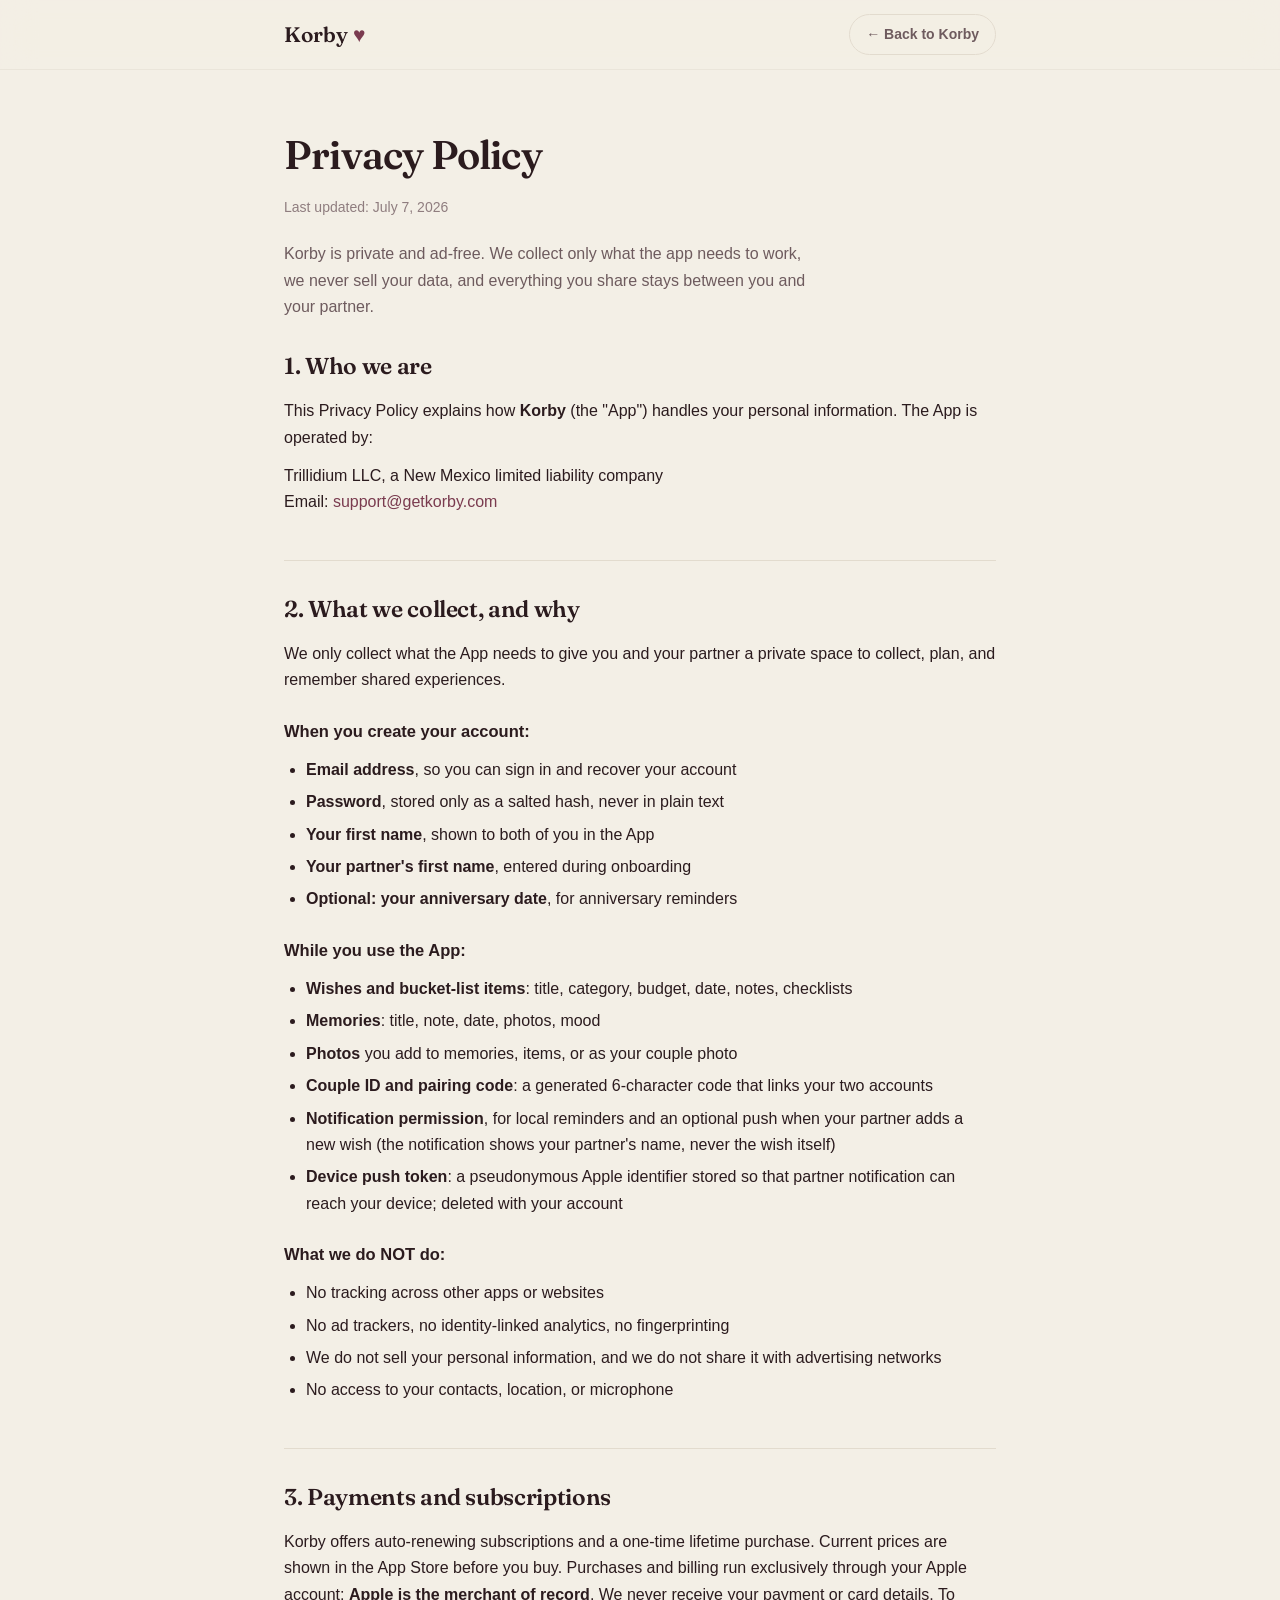
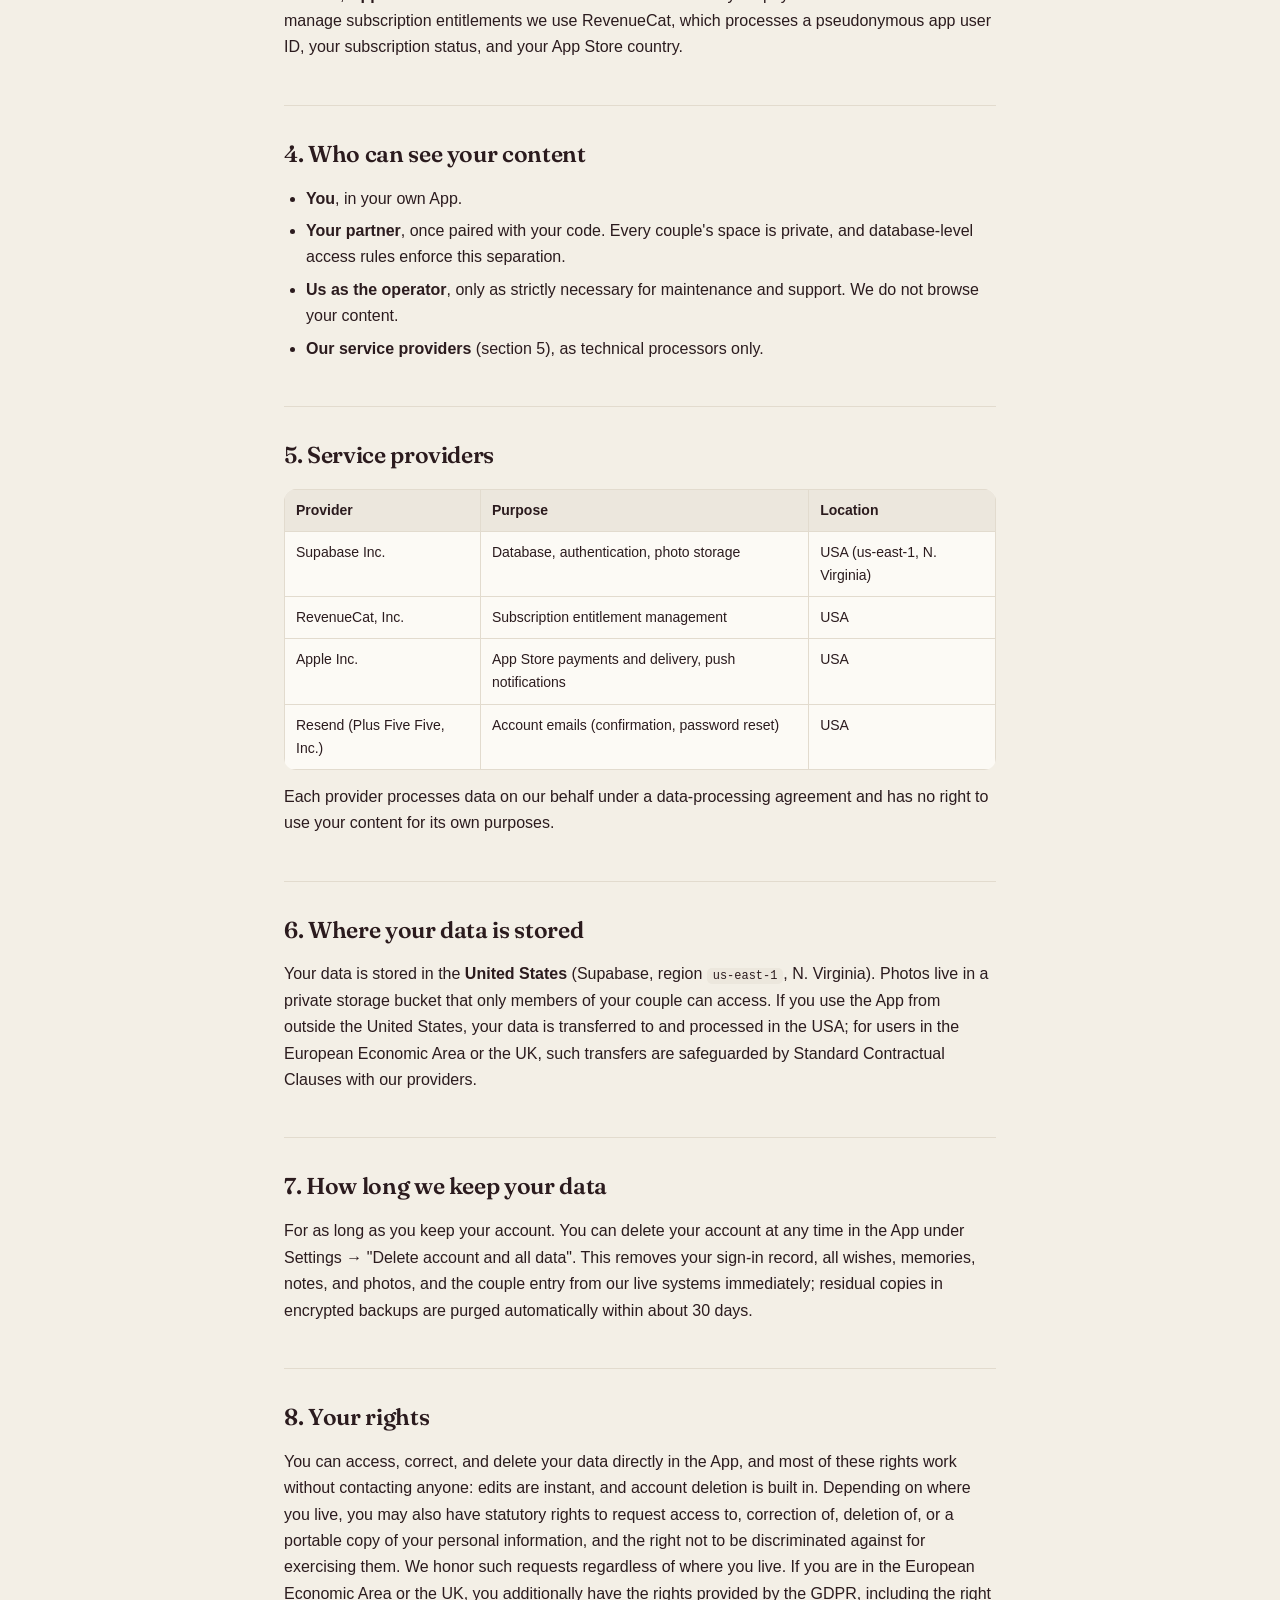
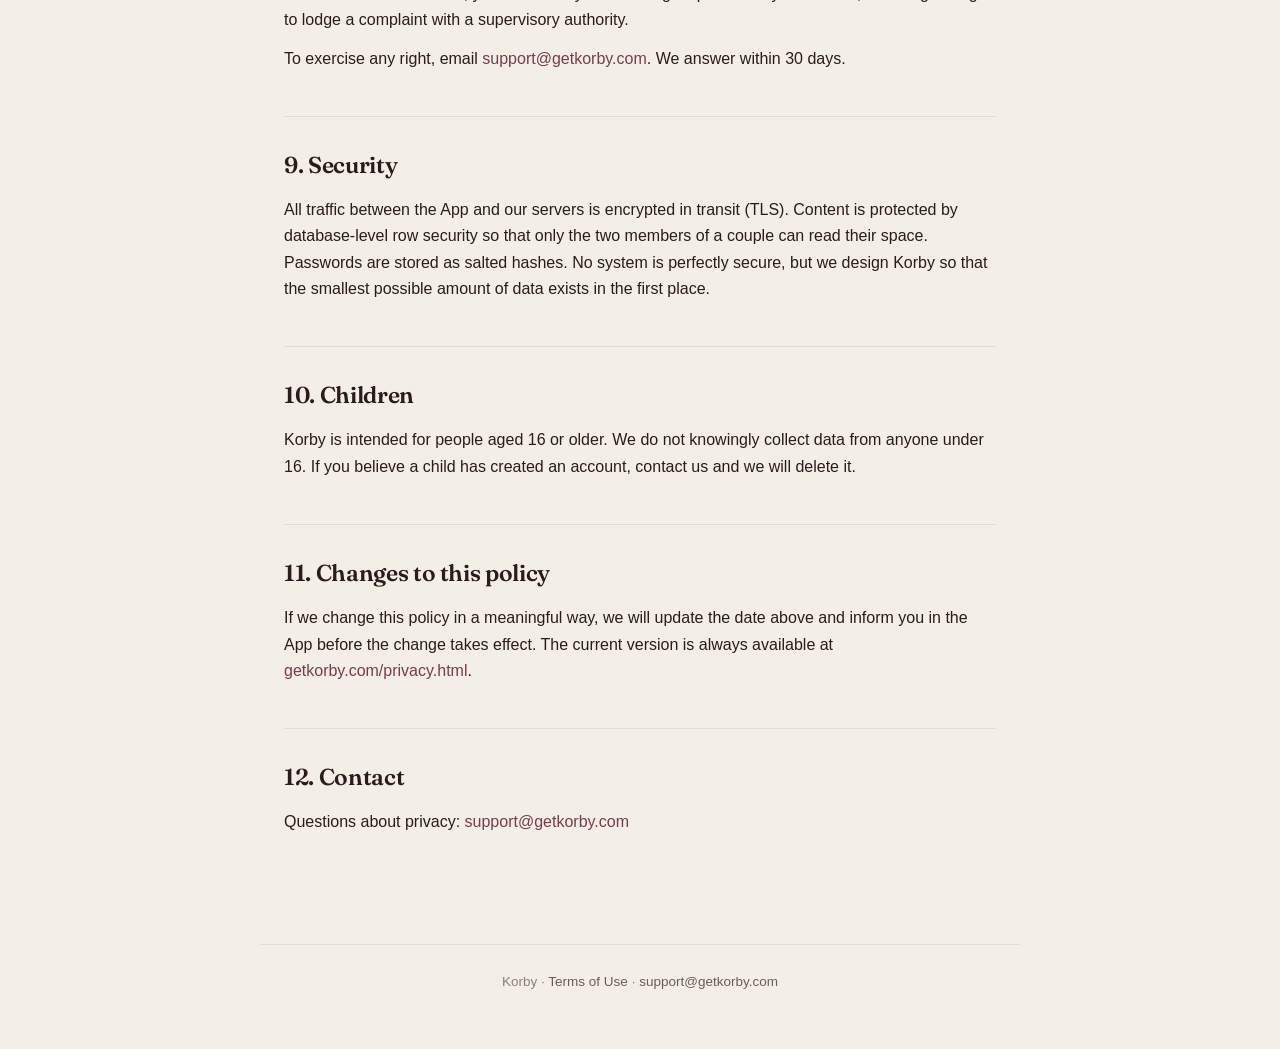
<file: privacy.html>
<!doctype html>
<html lang="en">
<head>
  <meta charset="utf-8">
  <meta name="viewport" content="width=device-width, initial-scale=1">
  <title>Privacy Policy · Korby</title>
  <meta name="description" content="Privacy Policy for the Korby iOS app, the shared bucket list for two. No trackers, no ads, no selling of data.">
  <meta name="robots" content="index, follow">
  <meta name="theme-color" content="#241318">
  <link rel="preconnect" href="https://fonts.googleapis.com">
  <link rel="preconnect" href="https://fonts.gstatic.com" crossorigin>
  <link href="https://fonts.googleapis.com/css2?family=Fraunces:opsz,wght@9..144,400;9..144,500;9..144,600;9..144,700&display=swap" rel="stylesheet">
  <style>
    :root{
      --ivory:#F3EFE6; --surface:#FCFAF5; --surface2:#ECE7DD;
      --ink:#2B1B1E; --inkSoft:#6E5B5E; --inkFaint:#8F7D7F;
      --line:#E2DBCE; --lineSoft:#EAE5DA;
      --wine:#7A3B4F; --wineDeep:#5E2C3C; --gold:#C9A85C;
      --serif:'Fraunces',Georgia,'Times New Roman',serif;
      --sans:-apple-system,BlinkMacSystemFont,"Segoe UI",Roboto,Helvetica,Arial,sans-serif;
    }
    *{box-sizing:border-box;margin:0;padding:0}
    body{font-family:var(--sans);color:var(--ink);background:var(--ivory);line-height:1.65;-webkit-font-smoothing:antialiased}
    a{color:var(--wine);text-decoration:none}
    a:hover{color:var(--wineDeep);text-decoration:underline}
    header.site{position:sticky;top:0;z-index:50;background:rgba(243,239,230,.78);backdrop-filter:saturate(180%) blur(16px);-webkit-backdrop-filter:saturate(180%) blur(16px);border-bottom:1px solid var(--lineSoft)}
    .nav{max-width:760px;margin:0 auto;display:flex;align-items:center;justify-content:space-between;padding:14px 24px}
    .logo{font-family:var(--serif);font-size:21px;font-weight:600;color:var(--ink)}
    .logo .heart{color:var(--wine)}
    .back{font-size:14px;font-weight:600;color:var(--inkSoft);border:1.5px solid var(--line);border-radius:40px;padding:8px 16px;transition:color .2s,border-color .2s}
    .back:hover{color:var(--wine);border-color:var(--wine);text-decoration:none}
    main{max-width:760px;margin:0 auto;padding:52px 24px 96px}
    h1{font-family:var(--serif);font-size:clamp(32px,5vw,40px);font-weight:600;letter-spacing:-.02em;margin:0 0 8px}
    .meta{color:var(--inkFaint);font-size:14px}
    .intro{color:var(--inkSoft);font-size:16px;margin:22px 0 8px;max-width:60ch}
    h2{font-family:var(--serif);font-size:23px;font-weight:600;letter-spacing:-.015em;margin:44px 0 10px;border-top:1px solid var(--line);padding-top:30px}
    h2:first-of-type{border-top:none;padding-top:0;margin-top:28px}
    h3{font-size:16.5px;font-weight:600;margin:24px 0 6px}
    p,ul{margin:12px 0;color:var(--ink)}
    ul{padding-left:22px}
    li{margin:6px 0}
    code{background:var(--surface2);padding:1px 6px;border-radius:5px;font-size:.92em}
    table{border-collapse:collapse;width:100%;font-size:14px;margin:14px 0;background:var(--surface);border-radius:12px;overflow:hidden}
    th,td{border:1px solid var(--line);padding:9px 11px;text-align:left;vertical-align:top}
    th{background:var(--surface2);font-weight:600}
    .placeholder{background:#f6ecd7;border-left:3px solid var(--gold);padding:8px 12px;font-size:13px;color:#6b5423;margin:8px 0;border-radius:6px}
    footer.site{max-width:760px;margin:0 auto;padding:0 24px 56px;border-top:1px solid var(--line);color:var(--inkFaint);font-size:13.5px;text-align:center}
    footer.site .inner{padding-top:26px}
    footer.site a{color:var(--inkSoft)}
    @media(max-width:480px){main{padding:36px 18px 64px}}
  </style>
</head>
<body>
<header class="site">
  <div class="nav">
    <a class="logo" href="/">Korby <span class="heart">♥</span></a>
    <a class="back" href="/">&larr; Back to Korby</a>
  </div>
</header>
<main>
  <h1>Privacy Policy</h1>
  <div class="meta">Last updated: July 7, 2026</div>

  <p class="intro">Korby is private and ad-free. We collect only what the app needs to work, we never sell your data, and everything you share stays between you and your partner.</p>

  <h2>1. Who we are</h2>
  <p>This Privacy Policy explains how <strong>Korby</strong> (the "App") handles your personal information. The App is operated by:</p>
  <p>
    Trillidium LLC, a New Mexico limited liability company<br>
    Email: <a href="mailto:support@getkorby.com">support@getkorby.com</a>
  </p>

  <h2>2. What we collect, and why</h2>
  <p>We only collect what the App needs to give you and your partner a private space to collect, plan, and remember shared experiences.</p>
  <h3>When you create your account:</h3>
  <ul>
    <li><strong>Email address</strong>, so you can sign in and recover your account</li>
    <li><strong>Password</strong>, stored only as a salted hash, never in plain text</li>
    <li><strong>Your first name</strong>, shown to both of you in the App</li>
    <li><strong>Your partner's first name</strong>, entered during onboarding</li>
    <li><strong>Optional: your anniversary date</strong>, for anniversary reminders</li>
  </ul>
  <h3>While you use the App:</h3>
  <ul>
    <li><strong>Wishes and bucket-list items</strong>: title, category, budget, date, notes, checklists</li>
    <li><strong>Memories</strong>: title, note, date, photos, mood</li>
    <li><strong>Photos</strong> you add to memories, items, or as your couple photo</li>
    <li><strong>Couple ID and pairing code</strong>: a generated 6-character code that links your two accounts</li>
    <li><strong>Notification permission</strong>, for local reminders and an optional push when your partner adds a new wish (the notification shows your partner's name, never the wish itself)</li>
    <li><strong>Device push token</strong>: a pseudonymous Apple identifier stored so that partner notification can reach your device; deleted with your account</li>
  </ul>
  <h3>What we do NOT do:</h3>
  <ul>
    <li>No tracking across other apps or websites</li>
    <li>No ad trackers, no identity-linked analytics, no fingerprinting</li>
    <li>We do not sell your personal information, and we do not share it with advertising networks</li>
    <li>No access to your contacts, location, or microphone</li>
  </ul>

  <h2>3. Payments and subscriptions</h2>
  <p>Korby offers auto-renewing subscriptions and a one-time lifetime purchase. Current prices are shown in the App Store before you buy. Purchases and billing run exclusively through your Apple account; <strong>Apple is the merchant of record</strong>. We never receive your payment or card details. To manage subscription entitlements we use RevenueCat, which processes a pseudonymous app user ID, your subscription status, and your App Store country.</p>

  <h2>4. Who can see your content</h2>
  <ul>
    <li><strong>You</strong>, in your own App.</li>
    <li><strong>Your partner</strong>, once paired with your code. Every couple's space is private, and database-level access rules enforce this separation.</li>
    <li><strong>Us as the operator</strong>, only as strictly necessary for maintenance and support. We do not browse your content.</li>
    <li><strong>Our service providers</strong> (section 5), as technical processors only.</li>
  </ul>

  <h2>5. Service providers</h2>
  <table>
    <tr><th>Provider</th><th>Purpose</th><th>Location</th></tr>
    <tr><td>Supabase Inc.</td><td>Database, authentication, photo storage</td><td>USA (us-east-1, N. Virginia)</td></tr>
    <tr><td>RevenueCat, Inc.</td><td>Subscription entitlement management</td><td>USA</td></tr>
    <tr><td>Apple Inc.</td><td>App Store payments and delivery, push notifications</td><td>USA</td></tr>
    <tr><td>Resend (Plus Five Five, Inc.)</td><td>Account emails (confirmation, password reset)</td><td>USA</td></tr>
  </table>
  <p>Each provider processes data on our behalf under a data-processing agreement and has no right to use your content for its own purposes.</p>

  <h2>6. Where your data is stored</h2>
  <p>Your data is stored in the <strong>United States</strong> (Supabase, region <code>us-east-1</code>, N. Virginia). Photos live in a private storage bucket that only members of your couple can access. If you use the App from outside the United States, your data is transferred to and processed in the USA; for users in the European Economic Area or the UK, such transfers are safeguarded by Standard Contractual Clauses with our providers.</p>

  <h2>7. How long we keep your data</h2>
  <p>For as long as you keep your account. You can delete your account at any time in the App under Settings &rarr; "Delete account and all data". This removes your sign-in record, all wishes, memories, notes, and photos, and the couple entry from our live systems immediately; residual copies in encrypted backups are purged automatically within about 30 days.</p>

  <h2>8. Your rights</h2>
  <p>You can access, correct, and delete your data directly in the App, and most of these rights work without contacting anyone: edits are instant, and account deletion is built in. Depending on where you live, you may also have statutory rights to request access to, correction of, deletion of, or a portable copy of your personal information, and the right not to be discriminated against for exercising them. We honor such requests regardless of where you live. If you are in the European Economic Area or the UK, you additionally have the rights provided by the GDPR, including the right to lodge a complaint with a supervisory authority.</p>
  <p>To exercise any right, email <a href="mailto:support@getkorby.com">support@getkorby.com</a>. We answer within 30 days.</p>

  <h2>9. Security</h2>
  <p>All traffic between the App and our servers is encrypted in transit (TLS). Content is protected by database-level row security so that only the two members of a couple can read their space. Passwords are stored as salted hashes. No system is perfectly secure, but we design Korby so that the smallest possible amount of data exists in the first place.</p>

  <h2>10. Children</h2>
  <p>Korby is intended for people aged 16 or older. We do not knowingly collect data from anyone under 16. If you believe a child has created an account, contact us and we will delete it.</p>

  <h2>11. Changes to this policy</h2>
  <p>If we change this policy in a meaningful way, we will update the date above and inform you in the App before the change takes effect. The current version is always available at <a href="https://getkorby.com/privacy.html">getkorby.com/privacy.html</a>.</p>

  <h2>12. Contact</h2>
  <p>Questions about privacy: <a href="mailto:support@getkorby.com">support@getkorby.com</a></p>
</main>
<footer class="site">
  <div class="inner">
    Korby &middot; <a href="/terms.html">Terms of Use</a> &middot; <a href="mailto:support@getkorby.com">support@getkorby.com</a>
  </div>
</footer>
</body>
</html>
</file>
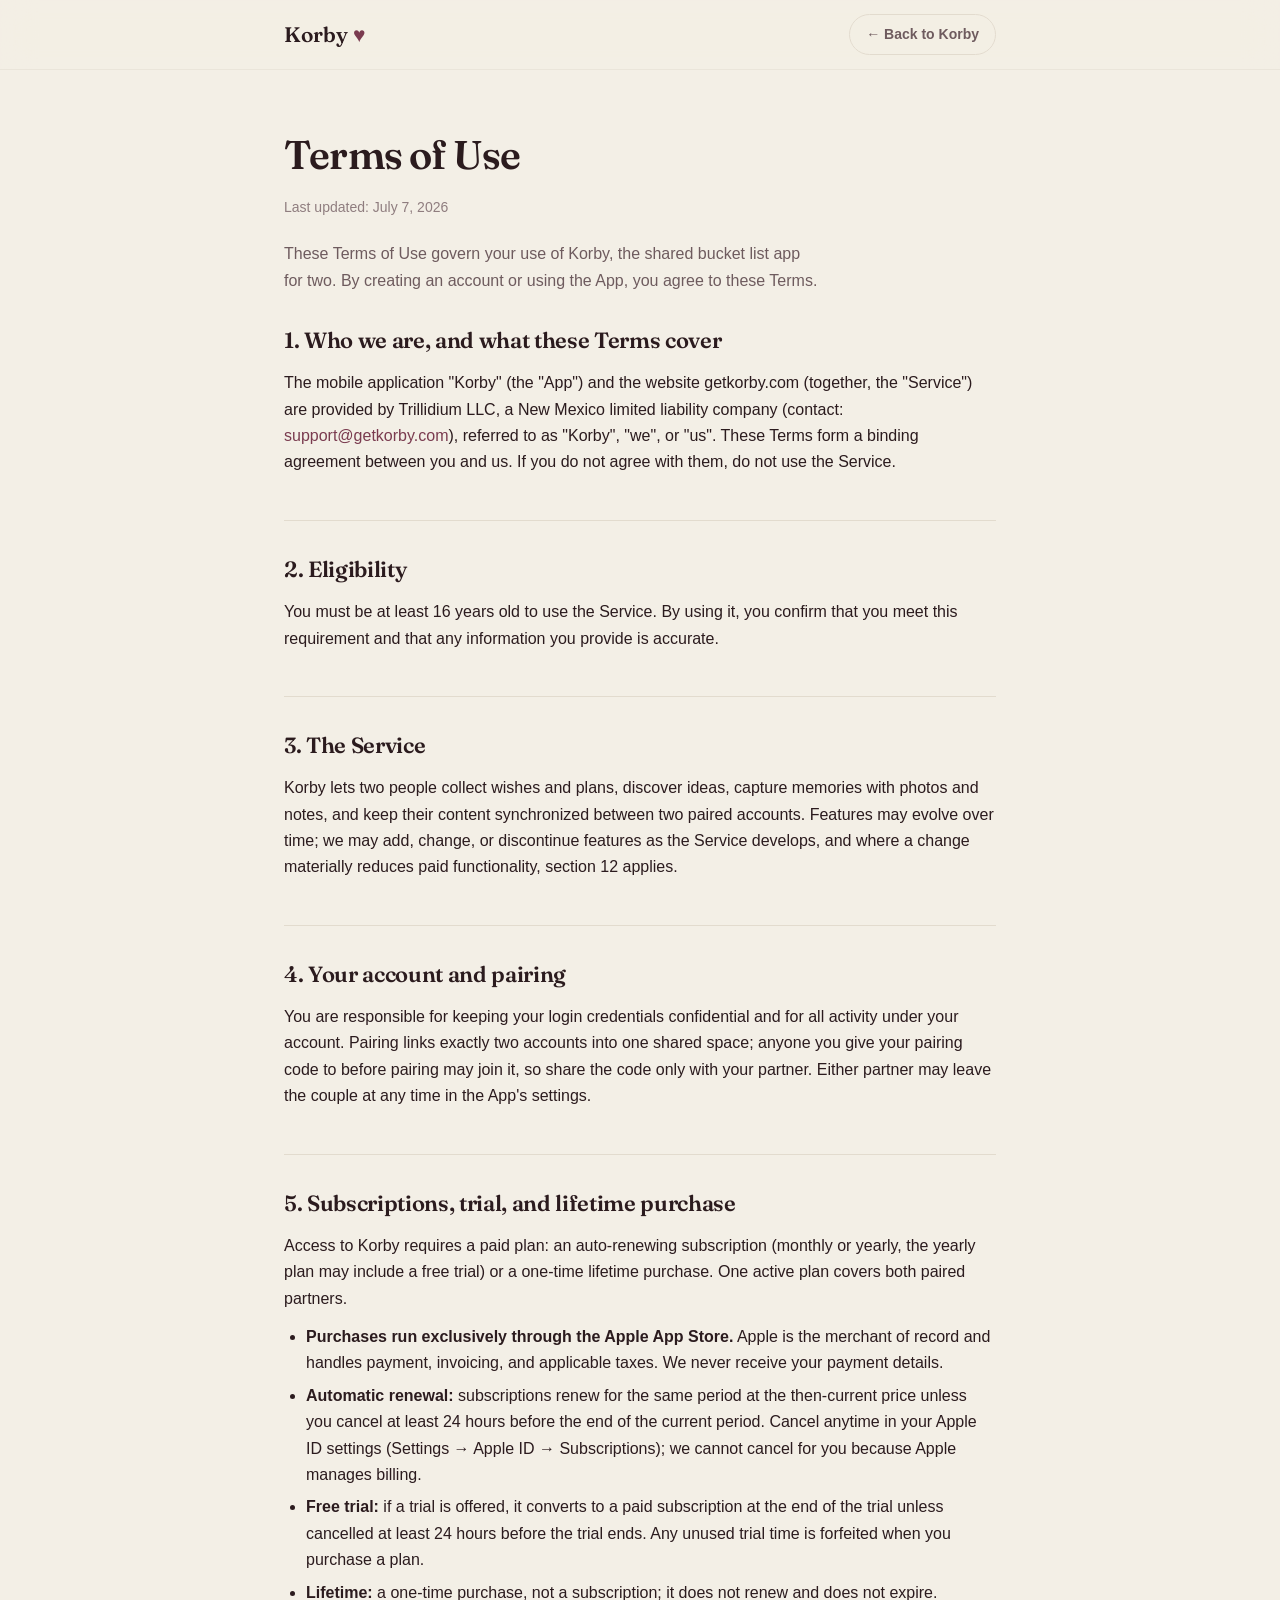
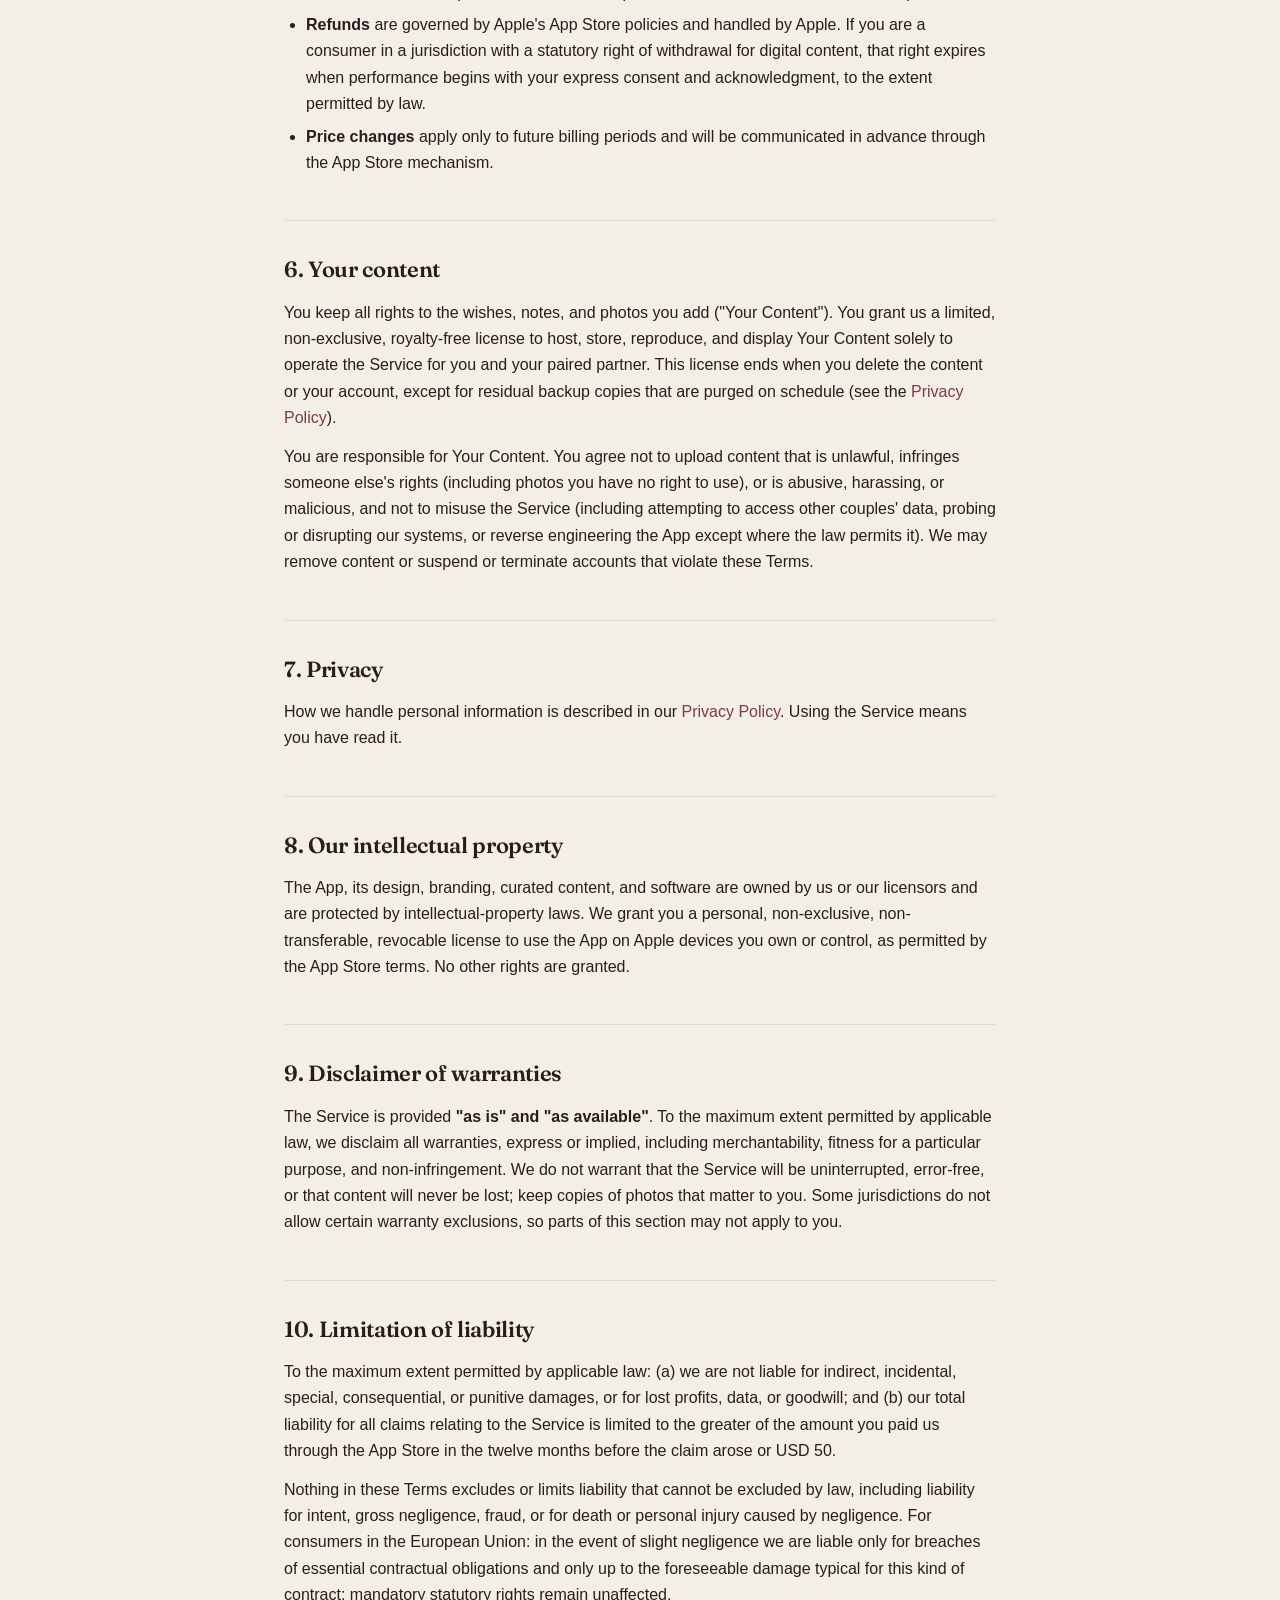
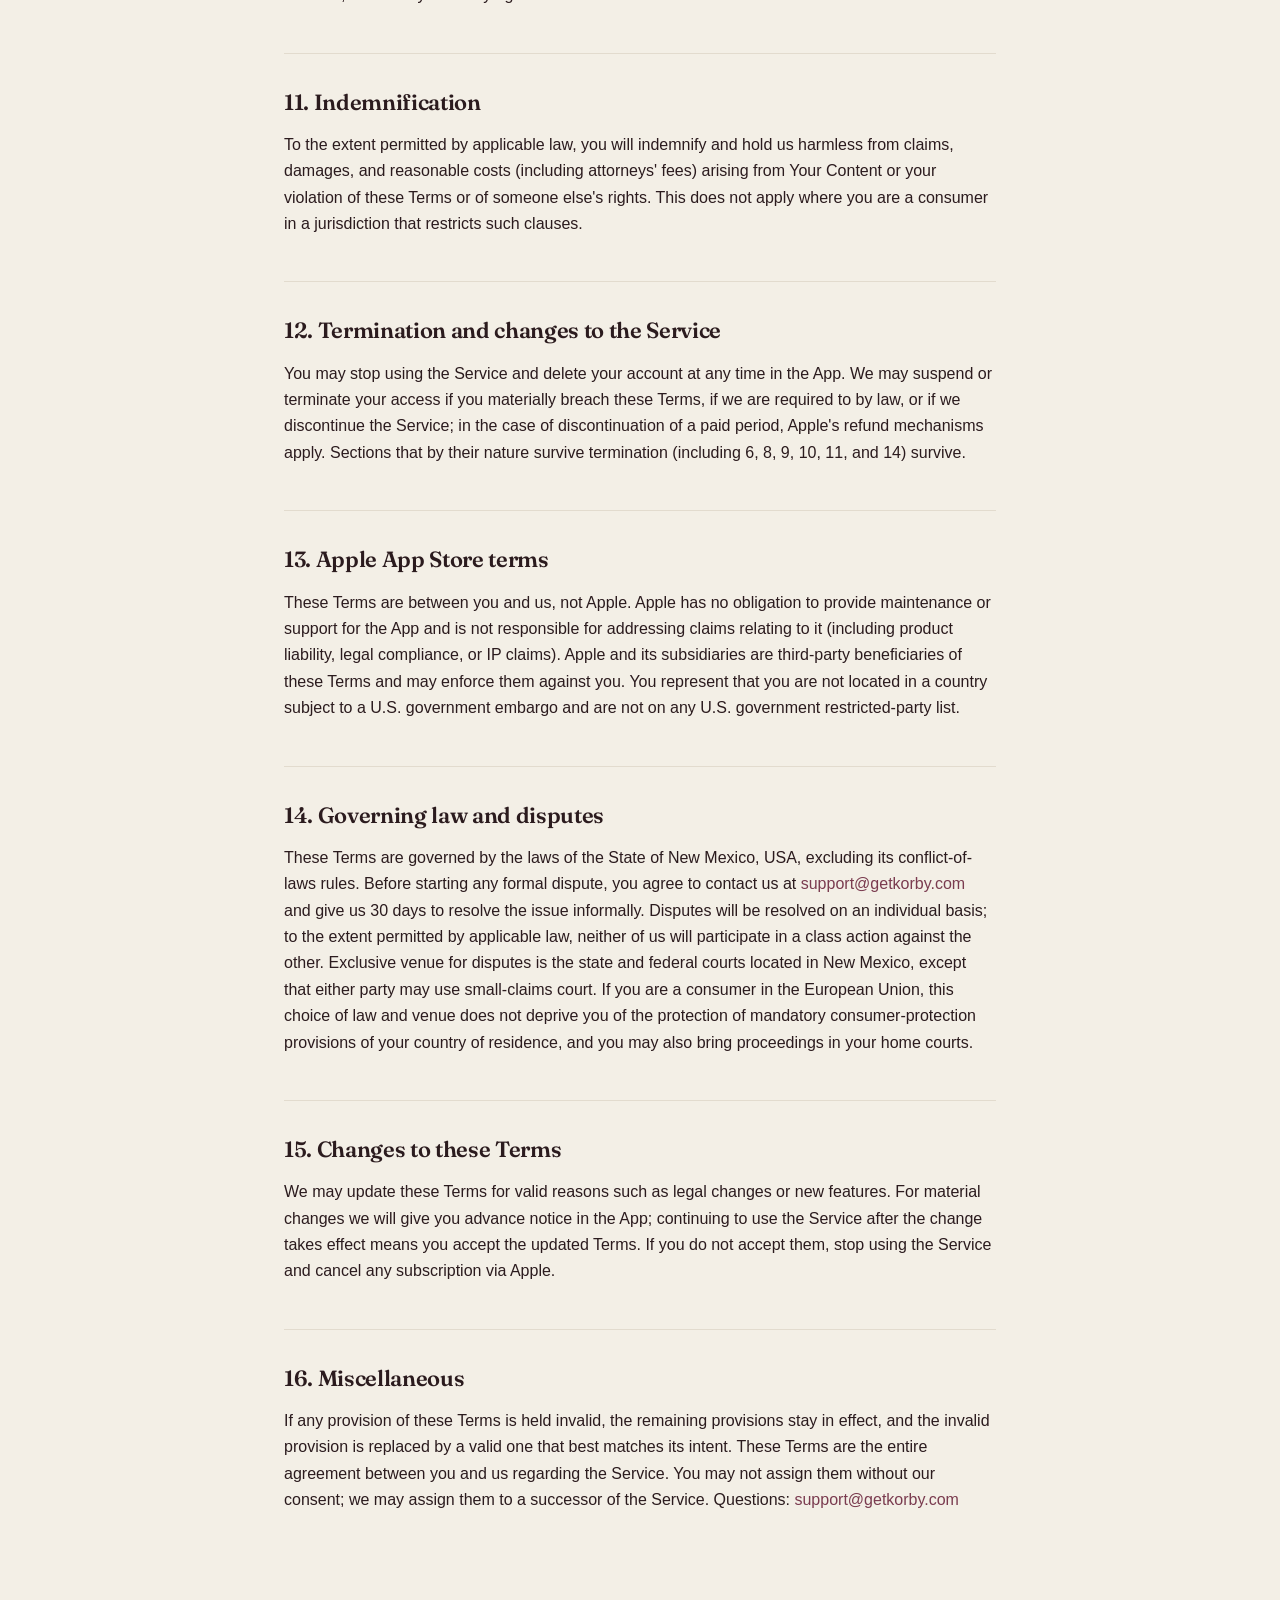
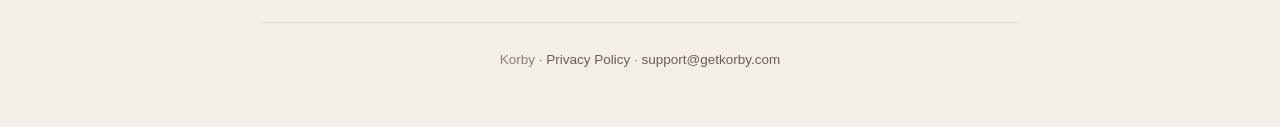
<file: terms.html>
<!doctype html>
<html lang="en">
<head>
  <meta charset="utf-8">
  <meta name="viewport" content="width=device-width, initial-scale=1">
  <title>Terms of Use · Korby</title>
  <meta name="description" content="Terms of Use for the Korby iOS app, the shared bucket list for two.">
  <meta name="robots" content="index, follow">
  <meta name="theme-color" content="#241318">
  <link rel="preconnect" href="https://fonts.googleapis.com">
  <link rel="preconnect" href="https://fonts.gstatic.com" crossorigin>
  <link href="https://fonts.googleapis.com/css2?family=Fraunces:opsz,wght@9..144,400;9..144,500;9..144,600;9..144,700&display=swap" rel="stylesheet">
  <style>
    :root{
      --ivory:#F3EFE6; --surface:#FCFAF5; --surface2:#ECE7DD;
      --ink:#2B1B1E; --inkSoft:#6E5B5E; --inkFaint:#8F7D7F;
      --line:#E2DBCE; --lineSoft:#EAE5DA;
      --wine:#7A3B4F; --wineDeep:#5E2C3C; --gold:#C9A85C;
      --serif:'Fraunces',Georgia,'Times New Roman',serif;
      --sans:-apple-system,BlinkMacSystemFont,"Segoe UI",Roboto,Helvetica,Arial,sans-serif;
    }
    *{box-sizing:border-box;margin:0;padding:0}
    body{font-family:var(--sans);color:var(--ink);background:var(--ivory);line-height:1.65;-webkit-font-smoothing:antialiased}
    a{color:var(--wine);text-decoration:none}
    a:hover{color:var(--wineDeep);text-decoration:underline}
    header.site{position:sticky;top:0;z-index:50;background:rgba(243,239,230,.78);backdrop-filter:saturate(180%) blur(16px);-webkit-backdrop-filter:saturate(180%) blur(16px);border-bottom:1px solid var(--lineSoft)}
    .nav{max-width:760px;margin:0 auto;display:flex;align-items:center;justify-content:space-between;padding:14px 24px}
    .logo{font-family:var(--serif);font-size:21px;font-weight:600;color:var(--ink)}
    .logo .heart{color:var(--wine)}
    .back{font-size:14px;font-weight:600;color:var(--inkSoft);border:1.5px solid var(--line);border-radius:40px;padding:8px 16px;transition:color .2s,border-color .2s}
    .back:hover{color:var(--wine);border-color:var(--wine);text-decoration:none}
    main{max-width:760px;margin:0 auto;padding:52px 24px 96px}
    h1{font-family:var(--serif);font-size:clamp(32px,5vw,40px);font-weight:600;letter-spacing:-.02em;margin:0 0 8px}
    .meta{color:var(--inkFaint);font-size:14px}
    .intro{color:var(--inkSoft);font-size:16px;margin:22px 0 8px;max-width:60ch}
    h2{font-family:var(--serif);font-size:22px;font-weight:600;letter-spacing:-.015em;margin:44px 0 10px;border-top:1px solid var(--line);padding-top:30px}
    h2:first-of-type{border-top:none;padding-top:0;margin-top:28px}
    p,ul{margin:12px 0;color:var(--ink)}
    ul{padding-left:22px}
    li{margin:6px 0}
    .placeholder{background:#f6ecd7;border-left:3px solid var(--gold);padding:8px 12px;font-size:13px;color:#6b5423;margin:8px 0;border-radius:6px}
    footer.site{max-width:760px;margin:0 auto;padding:0 24px 56px;border-top:1px solid var(--line);color:var(--inkFaint);font-size:13.5px;text-align:center}
    footer.site .inner{padding-top:26px}
    footer.site a{color:var(--inkSoft)}
    @media(max-width:480px){main{padding:36px 18px 64px}}
  </style>
</head>
<body>
<header class="site">
  <div class="nav">
    <a class="logo" href="/">Korby <span class="heart">♥</span></a>
    <a class="back" href="/">&larr; Back to Korby</a>
  </div>
</header>
<main>
  <h1>Terms of Use</h1>
  <div class="meta">Last updated: July 7, 2026</div>

  <p class="intro">These Terms of Use govern your use of Korby, the shared bucket list app for two. By creating an account or using the App, you agree to these Terms.</p>

  <h2>1. Who we are, and what these Terms cover</h2>
  <p>The mobile application "Korby" (the "App") and the website getkorby.com (together, the "Service") are provided by Trillidium LLC, a New Mexico limited liability company (contact: <a href="mailto:support@getkorby.com">support@getkorby.com</a>), referred to as "Korby", "we", or "us". These Terms form a binding agreement between you and us. If you do not agree with them, do not use the Service.</p>

  <h2>2. Eligibility</h2>
  <p>You must be at least 16 years old to use the Service. By using it, you confirm that you meet this requirement and that any information you provide is accurate.</p>

  <h2>3. The Service</h2>
  <p>Korby lets two people collect wishes and plans, discover ideas, capture memories with photos and notes, and keep their content synchronized between two paired accounts. Features may evolve over time; we may add, change, or discontinue features as the Service develops, and where a change materially reduces paid functionality, section 12 applies.</p>

  <h2>4. Your account and pairing</h2>
  <p>You are responsible for keeping your login credentials confidential and for all activity under your account. Pairing links exactly two accounts into one shared space; anyone you give your pairing code to before pairing may join it, so share the code only with your partner. Either partner may leave the couple at any time in the App's settings.</p>

  <h2>5. Subscriptions, trial, and lifetime purchase</h2>
  <p>Access to Korby requires a paid plan: an auto-renewing subscription (monthly or yearly, the yearly plan may include a free trial) or a one-time lifetime purchase. One active plan covers both paired partners.</p>
  <ul>
    <li><strong>Purchases run exclusively through the Apple App Store.</strong> Apple is the merchant of record and handles payment, invoicing, and applicable taxes. We never receive your payment details.</li>
    <li><strong>Automatic renewal:</strong> subscriptions renew for the same period at the then-current price unless you cancel at least 24 hours before the end of the current period. Cancel anytime in your Apple ID settings (Settings &rarr; Apple ID &rarr; Subscriptions); we cannot cancel for you because Apple manages billing.</li>
    <li><strong>Free trial:</strong> if a trial is offered, it converts to a paid subscription at the end of the trial unless cancelled at least 24 hours before the trial ends. Any unused trial time is forfeited when you purchase a plan.</li>
    <li><strong>Lifetime:</strong> a one-time purchase, not a subscription; it does not renew and does not expire.</li>
    <li><strong>Refunds</strong> are governed by Apple's App Store policies and handled by Apple. If you are a consumer in a jurisdiction with a statutory right of withdrawal for digital content, that right expires when performance begins with your express consent and acknowledgment, to the extent permitted by law.</li>
    <li><strong>Price changes</strong> apply only to future billing periods and will be communicated in advance through the App Store mechanism.</li>
  </ul>

  <h2>6. Your content</h2>
  <p>You keep all rights to the wishes, notes, and photos you add ("Your Content"). You grant us a limited, non-exclusive, royalty-free license to host, store, reproduce, and display Your Content solely to operate the Service for you and your paired partner. This license ends when you delete the content or your account, except for residual backup copies that are purged on schedule (see the <a href="/privacy.html">Privacy Policy</a>).</p>
  <p>You are responsible for Your Content. You agree not to upload content that is unlawful, infringes someone else's rights (including photos you have no right to use), or is abusive, harassing, or malicious, and not to misuse the Service (including attempting to access other couples' data, probing or disrupting our systems, or reverse engineering the App except where the law permits it). We may remove content or suspend or terminate accounts that violate these Terms.</p>

  <h2>7. Privacy</h2>
  <p>How we handle personal information is described in our <a href="/privacy.html">Privacy Policy</a>. Using the Service means you have read it.</p>

  <h2>8. Our intellectual property</h2>
  <p>The App, its design, branding, curated content, and software are owned by us or our licensors and are protected by intellectual-property laws. We grant you a personal, non-exclusive, non-transferable, revocable license to use the App on Apple devices you own or control, as permitted by the App Store terms. No other rights are granted.</p>

  <h2>9. Disclaimer of warranties</h2>
  <p>The Service is provided <strong>"as is" and "as available"</strong>. To the maximum extent permitted by applicable law, we disclaim all warranties, express or implied, including merchantability, fitness for a particular purpose, and non-infringement. We do not warrant that the Service will be uninterrupted, error-free, or that content will never be lost; keep copies of photos that matter to you. Some jurisdictions do not allow certain warranty exclusions, so parts of this section may not apply to you.</p>

  <h2>10. Limitation of liability</h2>
  <p>To the maximum extent permitted by applicable law: (a) we are not liable for indirect, incidental, special, consequential, or punitive damages, or for lost profits, data, or goodwill; and (b) our total liability for all claims relating to the Service is limited to the greater of the amount you paid us through the App Store in the twelve months before the claim arose or USD 50.</p>
  <p>Nothing in these Terms excludes or limits liability that cannot be excluded by law, including liability for intent, gross negligence, fraud, or for death or personal injury caused by negligence. For consumers in the European Union: in the event of slight negligence we are liable only for breaches of essential contractual obligations and only up to the foreseeable damage typical for this kind of contract; mandatory statutory rights remain unaffected.</p>

  <h2>11. Indemnification</h2>
  <p>To the extent permitted by applicable law, you will indemnify and hold us harmless from claims, damages, and reasonable costs (including attorneys' fees) arising from Your Content or your violation of these Terms or of someone else's rights. This does not apply where you are a consumer in a jurisdiction that restricts such clauses.</p>

  <h2>12. Termination and changes to the Service</h2>
  <p>You may stop using the Service and delete your account at any time in the App. We may suspend or terminate your access if you materially breach these Terms, if we are required to by law, or if we discontinue the Service; in the case of discontinuation of a paid period, Apple's refund mechanisms apply. Sections that by their nature survive termination (including 6, 8, 9, 10, 11, and 14) survive.</p>

  <h2>13. Apple App Store terms</h2>
  <p>These Terms are between you and us, not Apple. Apple has no obligation to provide maintenance or support for the App and is not responsible for addressing claims relating to it (including product liability, legal compliance, or IP claims). Apple and its subsidiaries are third-party beneficiaries of these Terms and may enforce them against you. You represent that you are not located in a country subject to a U.S. government embargo and are not on any U.S. government restricted-party list.</p>

  <h2>14. Governing law and disputes</h2>
  <p>These Terms are governed by the laws of the State of New Mexico, USA, excluding its conflict-of-laws rules. Before starting any formal dispute, you agree to contact us at <a href="mailto:support@getkorby.com">support@getkorby.com</a> and give us 30 days to resolve the issue informally. Disputes will be resolved on an individual basis; to the extent permitted by applicable law, neither of us will participate in a class action against the other. Exclusive venue for disputes is the state and federal courts located in New Mexico, except that either party may use small-claims court. If you are a consumer in the European Union, this choice of law and venue does not deprive you of the protection of mandatory consumer-protection provisions of your country of residence, and you may also bring proceedings in your home courts.</p>

  <h2>15. Changes to these Terms</h2>
  <p>We may update these Terms for valid reasons such as legal changes or new features. For material changes we will give you advance notice in the App; continuing to use the Service after the change takes effect means you accept the updated Terms. If you do not accept them, stop using the Service and cancel any subscription via Apple.</p>

  <h2>16. Miscellaneous</h2>
  <p>If any provision of these Terms is held invalid, the remaining provisions stay in effect, and the invalid provision is replaced by a valid one that best matches its intent. These Terms are the entire agreement between you and us regarding the Service. You may not assign them without our consent; we may assign them to a successor of the Service. Questions: <a href="mailto:support@getkorby.com">support@getkorby.com</a></p>
</main>
<footer class="site">
  <div class="inner">
    Korby &middot; <a href="/privacy.html">Privacy Policy</a> &middot; <a href="mailto:support@getkorby.com">support@getkorby.com</a>
  </div>
</footer>
</body>
</html>
</file>
<file: blog/blog.css>
/* Korby blog: shares tokens with index.html */
:root{
  --ivory:#F3EFE6; --oat:#EBE4D9; --surface:#FCFAF5;
  --ink:#2B1B1E; --inkSoft:#614F52; --inkFaint:#6B595D;
  --line:#DDD5C7; --lineSoft:#E7E1D5;
  --wine:#7A3B4F; --wineDeep:#5E2C3C; --roseWash:#EEDDE1;
  --serif:'Fraunces',Georgia,'Times New Roman',serif;
  --sans:-apple-system,BlinkMacSystemFont,"Segoe UI",Roboto,Helvetica,Arial,sans-serif;
}
*{box-sizing:border-box;margin:0;padding:0}
body{font-family:var(--sans);color:var(--ink);background:var(--ivory);line-height:1.6;-webkit-font-smoothing:antialiased;overflow-x:hidden}
.wrap{max-width:1080px;margin:0 auto;padding:0 24px}
a{color:var(--wine)}
img{max-width:100%}
h1,h2,h3{font-family:var(--serif);font-weight:600;color:var(--ink);letter-spacing:-0.02em;line-height:1.15;font-optical-sizing:auto}
.label{font-size:13px;font-weight:600;letter-spacing:.01em;color:var(--wine)}
a:focus-visible,.btn:focus-visible{outline:2.5px solid var(--wine);outline-offset:3px;border-radius:4px}
.skip{position:absolute;left:-9999px;top:0;background:var(--wine);color:#fff;padding:12px 18px;z-index:100}
.skip:focus{left:8px;top:8px}
.btn{display:inline-flex;align-items:center;justify-content:center;min-height:48px;font-weight:600;font-size:15.5px;padding:13px 24px;border-radius:8px;text-decoration:none;transition:background .18s ease}
.btn-primary{background:var(--wine);color:#fff}
.btn-primary:hover{background:var(--wineDeep)}

header{position:sticky;top:0;z-index:50;background:rgba(243,239,230,.94);border-bottom:1px solid var(--line)}
@supports (backdrop-filter:blur(12px)){header{background:rgba(243,239,230,.8);backdrop-filter:saturate(160%) blur(14px);-webkit-backdrop-filter:saturate(160%) blur(14px)}}
.nav{display:flex;align-items:center;justify-content:space-between;gap:16px;padding-top:12px;padding-bottom:12px}
.lockup{display:flex;align-items:center;gap:11px;text-decoration:none}
.lockup img{width:34px;height:34px;border-radius:8px;display:block;box-shadow:0 1px 2px rgba(43,27,30,.22)}
.lockup .word{font-family:var(--serif);font-size:23px;font-weight:600;color:var(--ink);letter-spacing:-0.015em;line-height:1}
.nav-links{display:flex;align-items:center;gap:24px}
.nav-links a.navlink{font-size:14.5px;font-weight:600;color:var(--inkSoft);text-decoration:none;min-height:44px;display:inline-flex;align-items:center}
.nav-links a.navlink:hover{color:var(--wine)}
.nav .btn{min-height:44px;padding:10px 18px;font-size:14.5px}
@media(max-width:640px){.nav-links a.navlink:first-child{display:none}.nav-links{gap:16px}.nav .btn{padding:9px 13px;font-size:14px}}
@media(max-width:380px){.lockup .word{display:none}}

/* Article */
.post{max-width:700px;margin:0 auto;padding:40px 0 72px}
.crumbs{font-size:14px;color:var(--inkFaint);margin-bottom:18px}
.crumbs a{color:var(--inkSoft);text-decoration:none;font-weight:600}
.crumbs a:hover{color:var(--wine)}
.post h1{font-size:clamp(32px,5vw,50px)}
.meta{font-size:14px;color:var(--inkFaint);margin-top:14px}
.prose{margin-top:32px;font-size:18px;line-height:1.7}
.prose p{margin:0 0 20px}
.prose h2{font-size:clamp(24px,3vw,31px);margin:52px 0 18px;scroll-margin-top:90px}
.prose h3{font-size:21px;margin:34px 0 12px}
.prose ol,.prose ul{margin:0 0 24px;padding-left:1.4em}
.prose li{margin:0 0 12px;padding-left:.2em}
.prose ol li::marker{color:var(--wine);font-weight:600;font-family:var(--serif)}
.prose ul li::marker{color:var(--wine)}
.prose strong{font-weight:650;color:var(--ink)}
.prose blockquote{margin:0 0 24px;padding:18px 22px;background:var(--surface);border-left:3px solid var(--wine);border-radius:0 8px 8px 0;font-family:var(--serif);font-size:19px;line-height:1.5}
.prose blockquote p{margin:0}
.prose code{font-size:.9em;background:var(--oat);padding:1px 5px;border-radius:4px}
.table-scroll{overflow-x:auto;margin:0 0 28px;border:1px solid var(--line);border-radius:10px;background:var(--surface)}
.prose table{width:100%;border-collapse:collapse;font-size:15.5px;line-height:1.45;min-width:560px}
.prose th,.prose td{text-align:left;vertical-align:top;padding:11px 14px;border-bottom:1px solid var(--lineSoft)}
.prose thead th{font-weight:650;color:var(--ink);background:var(--oat)}
.prose tbody tr:last-child td{border-bottom:0}
.prose td:first-child{font-weight:600;color:var(--ink)}
.prose table.matrix td:first-child{min-width:200px}
.prose td:first-child{min-width:120px}

.korby-note{display:grid;grid-template-columns:132px 1fr;gap:24px;align-items:center;margin:32px 0;padding:22px;background:var(--surface);border:1px solid var(--line);border-radius:14px}
.korby-note img{width:132px;height:auto;border-radius:18px;box-shadow:0 10px 24px rgba(60,30,40,.18);display:block}
.korby-note p{font-size:16.5px;line-height:1.6;margin:0 0 14px;color:var(--inkSoft)}
.korby-note p.label{margin:0 0 6px;color:var(--wine);font-size:13px}
.korby-note .btn{min-height:44px;padding:10px 18px;font-size:15px}
@media(max-width:560px){.korby-note{grid-template-columns:1fr;text-align:left}.korby-note img{width:120px}}

.related{margin-top:56px;padding-top:28px;border-top:1px solid var(--line)}
.related h2{font-size:24px;margin-bottom:14px}
.related ul{list-style:none}
.related li{padding:14px 0;border-bottom:1px solid var(--lineSoft)}
.related a{font-family:var(--serif);font-size:19px;font-weight:600;text-decoration:none;color:var(--ink)}
.related a:hover{color:var(--wine)}
.related span{display:block;font-size:15px;color:var(--inkSoft);margin-top:4px}

/* Blog index */
.blog-head{max-width:700px;margin:0 auto;padding:48px 0 12px}
.blog-head h1{font-size:clamp(32px,5vw,50px);margin-top:8px}
.blog-head .lead{font-size:18px;color:var(--inkSoft);margin-top:14px;max-width:52ch}
.cards{list-style:none;max-width:700px;margin:24px auto 80px}
.cards li{border-top:1px solid var(--line)}
.cards li:last-child{border-bottom:1px solid var(--line)}
.cards a{display:block;padding:26px 0;text-decoration:none;color:var(--ink)}
.cards h2{font-size:clamp(22px,2.6vw,27px)}
.cards a:hover h2{color:var(--wine)}
.cards p{color:var(--inkSoft);margin-top:8px;font-size:16.5px}
.cards .meta{display:block;margin-top:10px}

footer{background:var(--oat);border-top:1px solid var(--line);padding:44px 0 26px}
.foot-grid{display:flex;flex-wrap:wrap;justify-content:space-between;gap:34px}
.foot-brand{max-width:30ch}
.foot-brand .lockup img{width:30px;height:30px}
.foot-brand .lockup .word{font-size:20px;display:inline}
.foot-brand p{font-size:14px;color:var(--inkSoft);margin-top:12px}
.foot-cols{display:flex;gap:52px;flex-wrap:wrap}
.foot-col h3{font-family:var(--sans);font-size:14px;font-weight:600;color:var(--ink);margin-bottom:10px;letter-spacing:0}
.foot-col a{display:block;font-size:14.5px;color:var(--inkSoft);text-decoration:none;padding:6px 0}
.foot-col a:hover{color:var(--wine)}
.foot-base{margin-top:38px;padding-top:20px;border-top:1px solid var(--line);font-size:12.5px;color:var(--inkFaint);display:flex;justify-content:space-between;flex-wrap:wrap;gap:10px}
@media(max-width:600px){.foot-grid{flex-direction:column;gap:26px}.foot-cols{gap:36px}}
.prose hr.sep{border:0;border-top:1px solid var(--line);margin:40px 0 0}
.prose hr.sep + .korby-note{margin-top:28px}
.prose table.matrix{min-width:760px}
.prose table.matrix th:not(:first-child),.prose table.matrix td:not(:first-child){text-align:center}
.prose table.matrix td.y{color:var(--wine);font-weight:700}
.prose table.matrix td.d{color:var(--inkFaint)}
.prose table.matrix td.n{color:var(--inkSoft)}
.prose table.matrix th:nth-child(2),.prose table.matrix td:nth-child(2){background:var(--roseWash)}
.prose .table-note{font-size:14.5px;color:var(--inkSoft);margin:-14px 0 28px}
.prose dl.app-meta{display:grid;grid-template-columns:repeat(3,1fr);gap:0;margin:8px 0 28px;border:1px solid var(--line);border-radius:10px;background:var(--surface);overflow:hidden}
.prose dl.app-meta div{padding:12px 14px;border-right:1px solid var(--lineSoft)}
.prose dl.app-meta div:last-child{border-right:0}
.prose dl.app-meta dt{font-size:12.5px;font-weight:650;color:var(--wine);letter-spacing:.01em;margin-bottom:3px}
.prose dl.app-meta dd{font-size:15px;line-height:1.45;color:var(--ink)}
@media(max-width:600px){.prose dl.app-meta{grid-template-columns:1fr}.prose dl.app-meta div{border-right:0;border-bottom:1px solid var(--lineSoft)}.prose dl.app-meta div:last-child{border-bottom:0}}
.prose figure.shot{margin:4px 0 24px;display:flex;gap:20px;align-items:center;background:var(--surface);border:1px solid var(--line);border-radius:14px;padding:18px}
.prose figure.shot img{width:150px;height:auto;border-radius:18px;box-shadow:0 10px 24px rgba(60,30,40,.18)}
.prose figure.shot figcaption{font-size:15.5px;color:var(--inkSoft);line-height:1.55}
@media(max-width:520px){.prose figure.shot{flex-direction:column;align-items:flex-start}.prose figure.shot img{width:130px}}
.prose .inline-cta{display:flex;flex-wrap:wrap;align-items:center;gap:12px 16px;margin:4px 0 36px}
.prose .inline-cta .btn{color:#fff;text-decoration:none}
.prose .inline-cta span{font-size:15px;color:var(--inkSoft)}
.prose tr.pick td{background:var(--roseWash)}
.picker{margin:8px 0 36px;padding:20px 22px;background:var(--surface);border:1px solid var(--line);border-radius:14px}
.picker-title{font-family:var(--serif);font-size:21px;font-weight:600;margin:0 0 14px!important}
.picker-q{display:flex;flex-wrap:wrap;gap:8px 10px;align-items:center;margin:0 0 12px}
.picker-q>span{width:100%;font-size:13px;font-weight:650;color:var(--wine)}
.picker label{font-size:15px;display:inline-flex;align-items:center;gap:7px;padding:8px 12px;border:1px solid var(--line);border-radius:999px;background:var(--ivory);cursor:pointer}
.picker label:has(input:checked){border-color:var(--wine);background:var(--roseWash)}
.picker input{accent-color:var(--wine)}
.picker-result{margin:16px 0 0!important;padding-top:14px;border-top:1px solid var(--lineSoft);font-size:16.5px}
.picker-also{display:block;margin-top:8px;font-size:15px;color:var(--inkSoft)}
</file>
